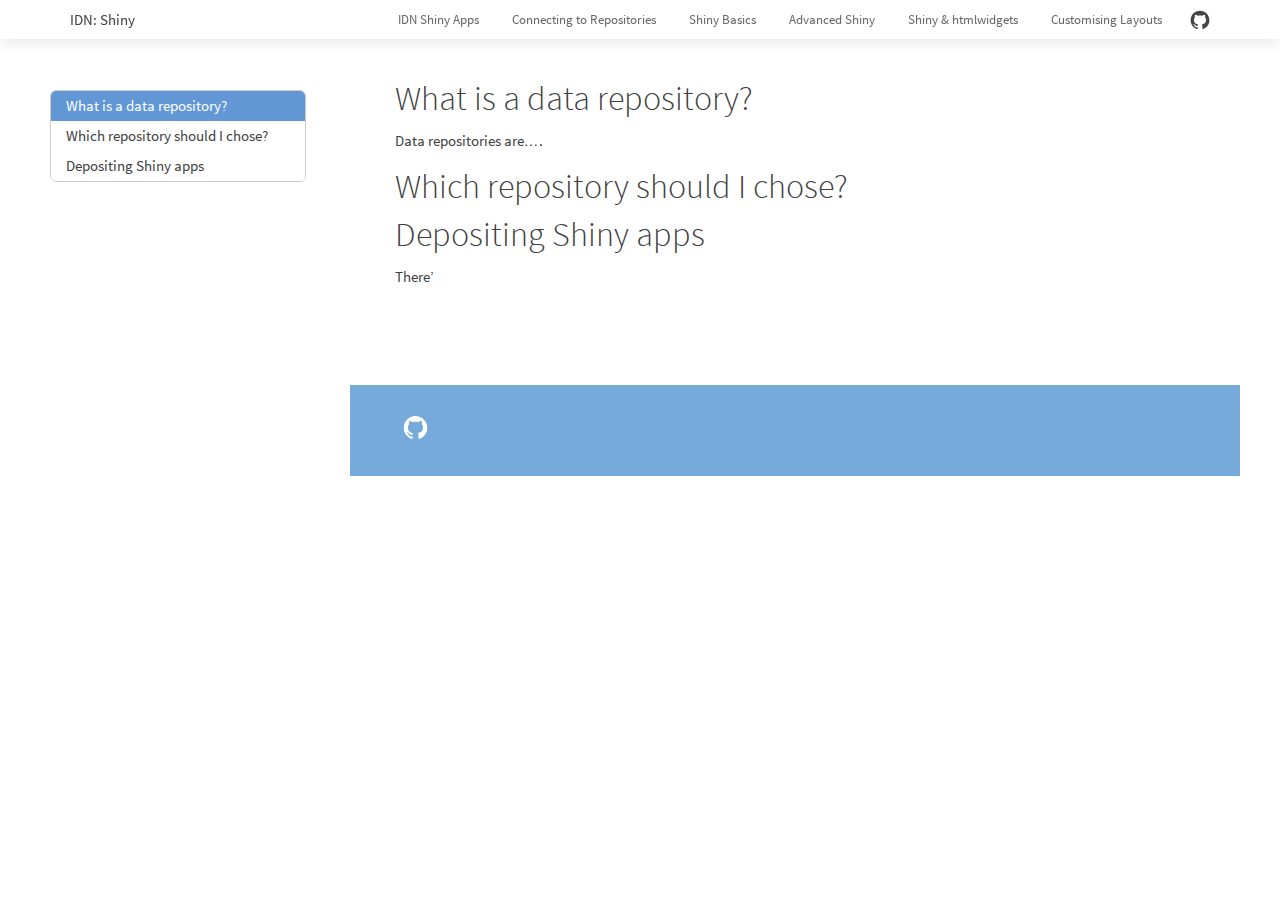
<file: connected-to-repositories.html>
<!DOCTYPE html>

<html xmlns="http://www.w3.org/1999/xhtml">

<head>

<meta charset="utf-8" />
<meta http-equiv="Content-Type" content="text/html; charset=utf-8" />
<meta name="generator" content="pandoc" />




<title>Connecting to Repositories</title>

<script src="site_libs/jquery-1.11.3/jquery.min.js"></script>
<meta name="viewport" content="width=device-width, initial-scale=1" />
<link href="site_libs/bootstrap-3.3.5/css/cosmo.min.css" rel="stylesheet" />
<script src="site_libs/bootstrap-3.3.5/js/bootstrap.min.js"></script>
<script src="site_libs/bootstrap-3.3.5/shim/html5shiv.min.js"></script>
<script src="site_libs/bootstrap-3.3.5/shim/respond.min.js"></script>
<script src="site_libs/jqueryui-1.11.4/jquery-ui.min.js"></script>
<link href="site_libs/tocify-1.9.1/jquery.tocify.css" rel="stylesheet" />
<script src="site_libs/tocify-1.9.1/jquery.tocify.js"></script>
<script src="site_libs/navigation-1.1/tabsets.js"></script>
<link href="site_libs/highlightjs-1.1/textmate.css" rel="stylesheet" />
<script src="site_libs/highlightjs-1.1/highlight.js"></script>

<meta name="description" content="Turn your analyses into high quality documents, reports, presentations and dashboards with R Markdown. Use a productive notebook interface to weave together narrative text and code to produce elegantly formatted output. Use multiple languages including R, Python, and SQL. R Markdown supports a reproducible workflow for dozens of static and dynamic output formats including HTML, PDF, MS Word, Beamer, HTML5 slides, Tufte-style handouts, books, dashboards, shiny applications, scientific articles, websites, and more." />

<link rel="icon" type="image/png" href="images/favicon.png" />

<script type="text/javascript" src="js/rmarkdown.js"></script>

<script>
  (function(i,s,o,g,r,a,m){i['GoogleAnalyticsObject']=r;i[r]=i[r]||function(){
  (i[r].q=i[r].q||[]).push(arguments)},i[r].l=1*new Date();a=s.createElement(o),
  m=s.getElementsByTagName(o)[0];a.async=1;a.src=g;m.parentNode.insertBefore(a,m)
  })(window,document,'script','https://www.google-analytics.com/analytics.js','ga');

  ga('create', 'UA-20375833-14', 'auto');
  ga('send', 'pageview');
</script>

<style type="text/css">code{white-space: pre;}</style>
<style type="text/css">
  pre:not([class]) {
    background-color: white;
  }
</style>
<script type="text/javascript">
if (window.hljs && document.readyState && document.readyState === "complete") {
   window.setTimeout(function() {
      hljs.initHighlighting();
   }, 0);
}
</script>



<style type="text/css">
h1 {
  font-size: 34px;
}
h1.title {
  font-size: 38px;
}
h2 {
  font-size: 30px;
}
h3 {
  font-size: 24px;
}
h4 {
  font-size: 18px;
}
h5 {
  font-size: 16px;
}
h6 {
  font-size: 12px;
}
.table th:not([align]) {
  text-align: left;
}
</style>

<link rel="stylesheet" href="css/rmarkdown.css" type="text/css" />

</head>

<body>

<style type = "text/css">
.main-container {
  max-width: 940px;
  margin-left: auto;
  margin-right: auto;
}
code {
  color: inherit;
  background-color: rgba(0, 0, 0, 0.04);
}
img {
  max-width:100%;
  height: auto;
}
.tabbed-pane {
  padding-top: 12px;
}
button.code-folding-btn:focus {
  outline: none;
}
</style>



<div class="container-fluid main-container">

<!-- tabsets -->
<script>
$(document).ready(function () {
  window.buildTabsets("TOC");
});
</script>

<!-- code folding -->




<script>
$(document).ready(function ()  {

    // move toc-ignore selectors from section div to header
    $('div.section.toc-ignore')
        .removeClass('toc-ignore')
        .children('h1,h2,h3,h4,h5').addClass('toc-ignore');

    // establish options
    var options = {
      selectors: "h1,h2,h3",
      theme: "bootstrap3",
      context: '.toc-content',
      hashGenerator: function (text) {
        return text.replace(/[.\\/?&!#<>]/g, '').replace(/\s/g, '_').toLowerCase();
      },
      ignoreSelector: ".toc-ignore",
      scrollTo: 0
    };
    options.showAndHide = false;
    options.smoothScroll = true;

    // tocify
    var toc = $("#TOC").tocify(options).data("toc-tocify");
});
</script>

<style type="text/css">

#TOC {
  margin: 25px 0px 20px 0px;
}
@media (max-width: 768px) {
#TOC {
  position: relative;
  width: 100%;
}
}


.toc-content {
  padding-left: 30px;
  padding-right: 40px;
}

div.main-container {
  max-width: 1200px;
}

div.tocify {
  width: 20%;
  max-width: 260px;
  max-height: 85%;
}

@media (min-width: 768px) and (max-width: 991px) {
  div.tocify {
    width: 25%;
  }
}

@media (max-width: 767px) {
  div.tocify {
    width: 100%;
    max-width: none;
  }
}

.tocify ul, .tocify li {
  line-height: 20px;
}

.tocify-subheader .tocify-item {
  font-size: 0.90em;
  padding-left: 25px;
  text-indent: 0;
}

.tocify .list-group-item {
  border-radius: 0px;
}

.tocify-subheader {
  display: inline;
}
.tocify-subheader .tocify-item {
  font-size: 0.95em;
}

</style>

<!-- setup 3col/9col grid for toc_float and main content  -->
<div class="row-fluid">
<div class="col-xs-12 col-sm-4 col-md-3">
<div id="TOC" class="tocify">
</div>
</div>

<div class="toc-content col-xs-12 col-sm-8 col-md-9">




<div id="rStudioHeader" class="alwaysShrunk">
  <div class="innards bandContent">
    <div>
      IDN: Shiny
    </div>

    <div id="menu">
      <div id="menuToggler"></div>
      <div id="menuItems">
        <a class="menuItem" href="idn-shiny-apps.html">IDN Shiny Apps</a>
        <a class="menuItem" href="idn-shiny-apps.html">Connecting to Repositories</a>
        <a class="menuItem" href="why-interactivity.html">Shiny Basics</a>
        <a class="menuItem" href="charts.html">Advanced Shiny</a>
        <a class="menuItem" href="networks.html">Shiny & htmlwidgets</a>
        <a class="menuItem" href="geoviz_maps.html">Customising Layouts</a>
        <a class="menuItem gitHub" href="https://github.com/fixmeyesplease"></a>
        <a class="menuItem gitHubText" href="https://github.com/fixmeyesplease">Source on GitHub</a>
      </div>
    </div>
  </div>
</div>

<style type="text/css">
#TOC {
  margin-left: 35px;
  margin-top: 90px;
}
</style>

<script type="text/javascript">
$(".main-container").removeClass("main-container").removeClass("container-fluid").addClass("footerPushDown");
</script>


<div id="pageContent" class="standardPadding">
  <div class="articleBandContent">

<style type="text/css">
.title {
  display: none;
}
#disqus_thread {
  display: none;
}
</style>

<div class="fluid-row" id="header">



<h1 class="title toc-ignore">Connecting to Repositories</h1>

</div>


<div id="what-is-a-data-repository" class="section level1">
<h1>What is a data repository?</h1>
<p>Data repositories are….</p>
</div>
<div id="which-repository-should-i-chose" class="section level1">
<h1>Which repository should I chose?</h1>
</div>
<div id="depositing-shiny-apps" class="section level1">
<h1>Depositing Shiny apps</h1>
<p>There’</p>
</div>

  </div> <!-- articleBandContent -->
</div> <!-- pageContent -->

<div id="rStudioFooter" class="band full">
<div class="bandContent">
  <!--<div id="copyright">© Copyright 2016 RStudio Inc.</div>-->
  <div id="logos">
    <!--<a href="https://twitter.com/rstudio" class="footerLogo twitter"></a>--!>
    <a href="https://github.com/rstudio" class="footerLogo gitHub"></a>
    <!--<a href="https://www.linkedin.com/company/rstudio-inc" class="footerLogo linkedIn"></a>
    <a href="https://www.facebook.com/pages/RStudio-Inc/267733656584415" Class="footerLogo facebook"></a>-->
  </div>
</div>
</div>

<!-- bizible -->
<script type="text/javascript" src="//cdn.bizible.com/scripts/bizible.js" async=""></script>


<!-- disqus - ->
 <div id="disqus_thread" class="standardPadding"></div>
    <script type="text/javascript">
      $(document).ready(function() {
        /* * * CONFIGURATION VARIABLES: EDIT BEFORE PASTING INTO YOUR WEBPAGE * * */
        var disqus_shortname = 'rmarkdown'; // required: replace example with your forum shortname

        /* * * DON'T EDIT BELOW THIS LINE * * */
        (function() {
            // create disqus script tag
            var dsq = document.createElement('script'); dsq.type = 'text/javascript'; dsq.async = true;
            dsq.src = '//' + disqus_shortname + '.disqus.com/embed.js';

            // determine container
            var container = document.getElementsByTagName('body')[0] || document.getElementsByTagName('head')[0];

            // append script tag enclosed by google indexing suppression comment
            container.appendChild(document.createComment('googleoff: all'));
            container.appendChild(dsq);
            container.appendChild(document.createComment('googleon: all'));
        })();
      });
    </script>
    <noscript>Please enable JavaScript to view the <a href="http://disqus.com/?ref_noscript">comments powered by Disqus.</a></noscript>
    <a href="http://disqus.com" class="dsq-brlink">comments powered by <span class="logo-disqus">Disqus</span></a>
-->


</div>
</div>

</div>

<script>

// add bootstrap table styles to pandoc tables
function bootstrapStylePandocTables() {
  $('tr.header').parent('thead').parent('table').addClass('table table-condensed');
}
$(document).ready(function () {
  bootstrapStylePandocTables();
});


</script>


</body>
</html>
</file>
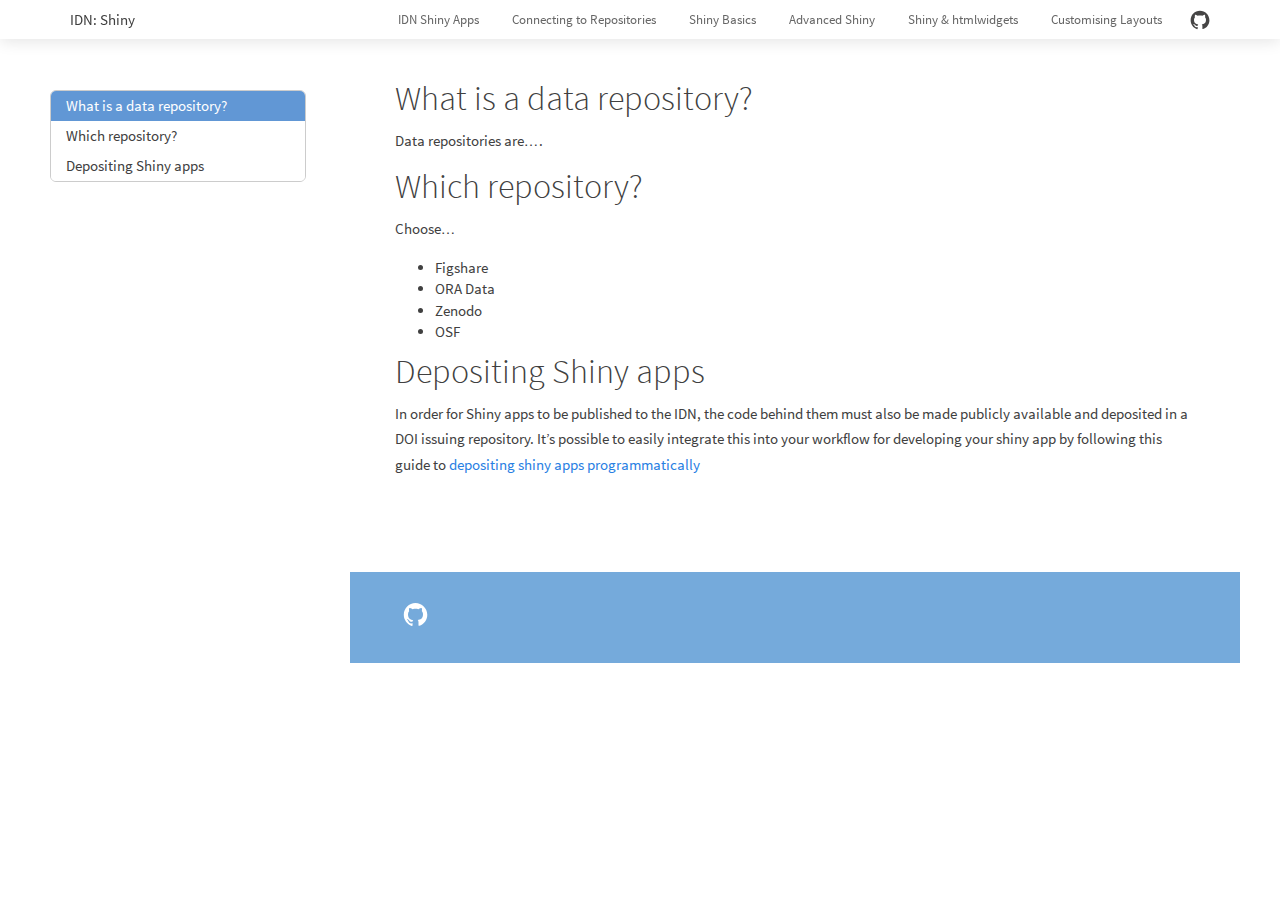
<file: connecting-to-repositories.html>
<!DOCTYPE html>

<html xmlns="http://www.w3.org/1999/xhtml">

<head>

<meta charset="utf-8" />
<meta http-equiv="Content-Type" content="text/html; charset=utf-8" />
<meta name="generator" content="pandoc" />




<title>Connecting to Repositories</title>

<script src="site_libs/jquery-1.11.3/jquery.min.js"></script>
<meta name="viewport" content="width=device-width, initial-scale=1" />
<link href="site_libs/bootstrap-3.3.5/css/cosmo.min.css" rel="stylesheet" />
<script src="site_libs/bootstrap-3.3.5/js/bootstrap.min.js"></script>
<script src="site_libs/bootstrap-3.3.5/shim/html5shiv.min.js"></script>
<script src="site_libs/bootstrap-3.3.5/shim/respond.min.js"></script>
<script src="site_libs/jqueryui-1.11.4/jquery-ui.min.js"></script>
<link href="site_libs/tocify-1.9.1/jquery.tocify.css" rel="stylesheet" />
<script src="site_libs/tocify-1.9.1/jquery.tocify.js"></script>
<script src="site_libs/navigation-1.1/tabsets.js"></script>
<link href="site_libs/highlightjs-1.1/textmate.css" rel="stylesheet" />
<script src="site_libs/highlightjs-1.1/highlight.js"></script>

<meta name="description" content="Turn your analyses into high quality documents, reports, presentations and dashboards with R Markdown. Use a productive notebook interface to weave together narrative text and code to produce elegantly formatted output. Use multiple languages including R, Python, and SQL. R Markdown supports a reproducible workflow for dozens of static and dynamic output formats including HTML, PDF, MS Word, Beamer, HTML5 slides, Tufte-style handouts, books, dashboards, shiny applications, scientific articles, websites, and more." />

<link rel="icon" type="image/png" href="images/favicon.png" />

<script type="text/javascript" src="js/rmarkdown.js"></script>

<script>
  (function(i,s,o,g,r,a,m){i['GoogleAnalyticsObject']=r;i[r]=i[r]||function(){
  (i[r].q=i[r].q||[]).push(arguments)},i[r].l=1*new Date();a=s.createElement(o),
  m=s.getElementsByTagName(o)[0];a.async=1;a.src=g;m.parentNode.insertBefore(a,m)
  })(window,document,'script','https://www.google-analytics.com/analytics.js','ga');

  ga('create', 'UA-20375833-14', 'auto');
  ga('send', 'pageview');
</script>

<style type="text/css">code{white-space: pre;}</style>
<style type="text/css">
  pre:not([class]) {
    background-color: white;
  }
</style>
<script type="text/javascript">
if (window.hljs && document.readyState && document.readyState === "complete") {
   window.setTimeout(function() {
      hljs.initHighlighting();
   }, 0);
}
</script>



<style type="text/css">
h1 {
  font-size: 34px;
}
h1.title {
  font-size: 38px;
}
h2 {
  font-size: 30px;
}
h3 {
  font-size: 24px;
}
h4 {
  font-size: 18px;
}
h5 {
  font-size: 16px;
}
h6 {
  font-size: 12px;
}
.table th:not([align]) {
  text-align: left;
}
</style>

<link rel="stylesheet" href="css/rmarkdown.css" type="text/css" />

</head>

<body>

<style type = "text/css">
.main-container {
  max-width: 940px;
  margin-left: auto;
  margin-right: auto;
}
code {
  color: inherit;
  background-color: rgba(0, 0, 0, 0.04);
}
img {
  max-width:100%;
  height: auto;
}
.tabbed-pane {
  padding-top: 12px;
}
button.code-folding-btn:focus {
  outline: none;
}
</style>



<div class="container-fluid main-container">

<!-- tabsets -->
<script>
$(document).ready(function () {
  window.buildTabsets("TOC");
});
</script>

<!-- code folding -->




<script>
$(document).ready(function ()  {

    // move toc-ignore selectors from section div to header
    $('div.section.toc-ignore')
        .removeClass('toc-ignore')
        .children('h1,h2,h3,h4,h5').addClass('toc-ignore');

    // establish options
    var options = {
      selectors: "h1,h2,h3",
      theme: "bootstrap3",
      context: '.toc-content',
      hashGenerator: function (text) {
        return text.replace(/[.\\/?&!#<>]/g, '').replace(/\s/g, '_').toLowerCase();
      },
      ignoreSelector: ".toc-ignore",
      scrollTo: 0
    };
    options.showAndHide = false;
    options.smoothScroll = true;

    // tocify
    var toc = $("#TOC").tocify(options).data("toc-tocify");
});
</script>

<style type="text/css">

#TOC {
  margin: 25px 0px 20px 0px;
}
@media (max-width: 768px) {
#TOC {
  position: relative;
  width: 100%;
}
}


.toc-content {
  padding-left: 30px;
  padding-right: 40px;
}

div.main-container {
  max-width: 1200px;
}

div.tocify {
  width: 20%;
  max-width: 260px;
  max-height: 85%;
}

@media (min-width: 768px) and (max-width: 991px) {
  div.tocify {
    width: 25%;
  }
}

@media (max-width: 767px) {
  div.tocify {
    width: 100%;
    max-width: none;
  }
}

.tocify ul, .tocify li {
  line-height: 20px;
}

.tocify-subheader .tocify-item {
  font-size: 0.90em;
  padding-left: 25px;
  text-indent: 0;
}

.tocify .list-group-item {
  border-radius: 0px;
}

.tocify-subheader {
  display: inline;
}
.tocify-subheader .tocify-item {
  font-size: 0.95em;
}

</style>

<!-- setup 3col/9col grid for toc_float and main content  -->
<div class="row-fluid">
<div class="col-xs-12 col-sm-4 col-md-3">
<div id="TOC" class="tocify">
</div>
</div>

<div class="toc-content col-xs-12 col-sm-8 col-md-9">




<div id="rStudioHeader" class="alwaysShrunk">
  <div class="innards bandContent">
    <div>
      IDN: Shiny
    </div>

    <div id="menu">
      <div id="menuToggler"></div>
      <div id="menuItems">
        <a class="menuItem" href="idn-shiny-apps.html">IDN Shiny Apps</a>
        <a class="menuItem" href="connecting-to-repositories.html">Connecting to Repositories</a>
        <a class="menuItem" href="why-interactivity.html">Shiny Basics</a>
        <a class="menuItem" href="charts.html">Advanced Shiny</a>
        <a class="menuItem" href="networks.html">Shiny & htmlwidgets</a>
        <a class="menuItem" href="geoviz_maps.html">Customising Layouts</a>
        <a class="menuItem gitHub" href="https://github.com/fixmeyesplease"></a>
        <a class="menuItem gitHubText" href="https://github.com/fixmeyesplease">Source on GitHub</a>
      </div>
    </div>
  </div>
</div>

<style type="text/css">
#TOC {
  margin-left: 35px;
  margin-top: 90px;
}
</style>

<script type="text/javascript">
$(".main-container").removeClass("main-container").removeClass("container-fluid").addClass("footerPushDown");
</script>


<div id="pageContent" class="standardPadding">
  <div class="articleBandContent">

<style type="text/css">
.title {
  display: none;
}
#disqus_thread {
  display: none;
}
</style>

<div class="fluid-row" id="header">



<h1 class="title toc-ignore">Connecting to Repositories</h1>

</div>


<div id="what-is-a-data-repository" class="section level1">
<h1>What is a data repository?</h1>
<p>Data repositories are….</p>
</div>
<div id="which-repository" class="section level1">
<h1>Which repository?</h1>
<p>Choose…</p>
<ul>
<li>Figshare</li>
<li>ORA Data</li>
<li>Zenodo</li>
<li>OSF</li>
</ul>
</div>
<div id="depositing-shiny-apps" class="section level1">
<h1>Depositing Shiny apps</h1>
<p>In order for Shiny apps to be published to the IDN, the code behind them must also be made publicly available and deposited in a DOI issuing repository. It’s possible to easily integrate this into your workflow for developing your shiny app by following this guide to <a href="deposit-shiny-app.html">depositing shiny apps programmatically</a></p>
</div>

  </div> <!-- articleBandContent -->
</div> <!-- pageContent -->

<div id="rStudioFooter" class="band full">
<div class="bandContent">
  <!--<div id="copyright">© Copyright 2016 RStudio Inc.</div>-->
  <div id="logos">
    <!--<a href="https://twitter.com/rstudio" class="footerLogo twitter"></a>--!>
    <a href="https://github.com/rstudio" class="footerLogo gitHub"></a>
    <!--<a href="https://www.linkedin.com/company/rstudio-inc" class="footerLogo linkedIn"></a>
    <a href="https://www.facebook.com/pages/RStudio-Inc/267733656584415" Class="footerLogo facebook"></a>-->
  </div>
</div>
</div>

<!-- bizible -->
<script type="text/javascript" src="//cdn.bizible.com/scripts/bizible.js" async=""></script>


<!-- disqus - ->
 <div id="disqus_thread" class="standardPadding"></div>
    <script type="text/javascript">
      $(document).ready(function() {
        /* * * CONFIGURATION VARIABLES: EDIT BEFORE PASTING INTO YOUR WEBPAGE * * */
        var disqus_shortname = 'rmarkdown'; // required: replace example with your forum shortname

        /* * * DON'T EDIT BELOW THIS LINE * * */
        (function() {
            // create disqus script tag
            var dsq = document.createElement('script'); dsq.type = 'text/javascript'; dsq.async = true;
            dsq.src = '//' + disqus_shortname + '.disqus.com/embed.js';

            // determine container
            var container = document.getElementsByTagName('body')[0] || document.getElementsByTagName('head')[0];

            // append script tag enclosed by google indexing suppression comment
            container.appendChild(document.createComment('googleoff: all'));
            container.appendChild(dsq);
            container.appendChild(document.createComment('googleon: all'));
        })();
      });
    </script>
    <noscript>Please enable JavaScript to view the <a href="http://disqus.com/?ref_noscript">comments powered by Disqus.</a></noscript>
    <a href="http://disqus.com" class="dsq-brlink">comments powered by <span class="logo-disqus">Disqus</span></a>
-->


</div>
</div>

</div>

<script>

// add bootstrap table styles to pandoc tables
function bootstrapStylePandocTables() {
  $('tr.header').parent('thead').parent('table').addClass('table table-condensed');
}
$(document).ready(function () {
  bootstrapStylePandocTables();
});


</script>


</body>
</html>
</file>
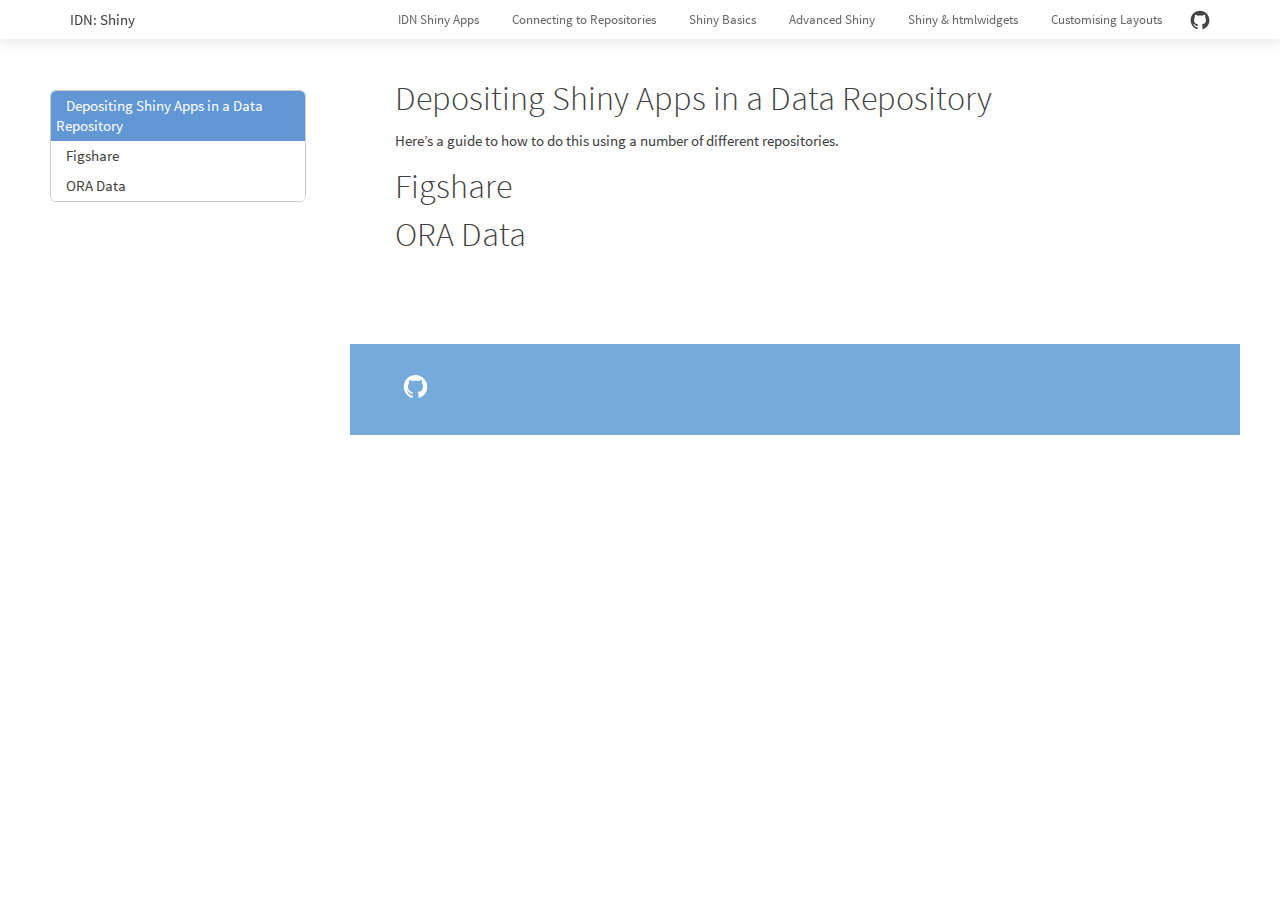
<file: deposit-shiny-app.html>
<!DOCTYPE html>

<html xmlns="http://www.w3.org/1999/xhtml">

<head>

<meta charset="utf-8" />
<meta http-equiv="Content-Type" content="text/html; charset=utf-8" />
<meta name="generator" content="pandoc" />




<title>Depositing Shiny Apps in a Data Repository</title>

<script src="site_libs/jquery-1.11.3/jquery.min.js"></script>
<meta name="viewport" content="width=device-width, initial-scale=1" />
<link href="site_libs/bootstrap-3.3.5/css/cosmo.min.css" rel="stylesheet" />
<script src="site_libs/bootstrap-3.3.5/js/bootstrap.min.js"></script>
<script src="site_libs/bootstrap-3.3.5/shim/html5shiv.min.js"></script>
<script src="site_libs/bootstrap-3.3.5/shim/respond.min.js"></script>
<script src="site_libs/jqueryui-1.11.4/jquery-ui.min.js"></script>
<link href="site_libs/tocify-1.9.1/jquery.tocify.css" rel="stylesheet" />
<script src="site_libs/tocify-1.9.1/jquery.tocify.js"></script>
<script src="site_libs/navigation-1.1/tabsets.js"></script>
<link href="site_libs/highlightjs-1.1/textmate.css" rel="stylesheet" />
<script src="site_libs/highlightjs-1.1/highlight.js"></script>

<meta name="description" content="Turn your analyses into high quality documents, reports, presentations and dashboards with R Markdown. Use a productive notebook interface to weave together narrative text and code to produce elegantly formatted output. Use multiple languages including R, Python, and SQL. R Markdown supports a reproducible workflow for dozens of static and dynamic output formats including HTML, PDF, MS Word, Beamer, HTML5 slides, Tufte-style handouts, books, dashboards, shiny applications, scientific articles, websites, and more." />

<link rel="icon" type="image/png" href="images/favicon.png" />

<script type="text/javascript" src="js/rmarkdown.js"></script>

<script>
  (function(i,s,o,g,r,a,m){i['GoogleAnalyticsObject']=r;i[r]=i[r]||function(){
  (i[r].q=i[r].q||[]).push(arguments)},i[r].l=1*new Date();a=s.createElement(o),
  m=s.getElementsByTagName(o)[0];a.async=1;a.src=g;m.parentNode.insertBefore(a,m)
  })(window,document,'script','https://www.google-analytics.com/analytics.js','ga');

  ga('create', 'UA-20375833-14', 'auto');
  ga('send', 'pageview');
</script>

<style type="text/css">code{white-space: pre;}</style>
<style type="text/css">
  pre:not([class]) {
    background-color: white;
  }
</style>
<script type="text/javascript">
if (window.hljs && document.readyState && document.readyState === "complete") {
   window.setTimeout(function() {
      hljs.initHighlighting();
   }, 0);
}
</script>



<style type="text/css">
h1 {
  font-size: 34px;
}
h1.title {
  font-size: 38px;
}
h2 {
  font-size: 30px;
}
h3 {
  font-size: 24px;
}
h4 {
  font-size: 18px;
}
h5 {
  font-size: 16px;
}
h6 {
  font-size: 12px;
}
.table th:not([align]) {
  text-align: left;
}
</style>

<link rel="stylesheet" href="css/rmarkdown.css" type="text/css" />

</head>

<body>

<style type = "text/css">
.main-container {
  max-width: 940px;
  margin-left: auto;
  margin-right: auto;
}
code {
  color: inherit;
  background-color: rgba(0, 0, 0, 0.04);
}
img {
  max-width:100%;
  height: auto;
}
.tabbed-pane {
  padding-top: 12px;
}
button.code-folding-btn:focus {
  outline: none;
}
</style>



<div class="container-fluid main-container">

<!-- tabsets -->
<script>
$(document).ready(function () {
  window.buildTabsets("TOC");
});
</script>

<!-- code folding -->




<script>
$(document).ready(function ()  {

    // move toc-ignore selectors from section div to header
    $('div.section.toc-ignore')
        .removeClass('toc-ignore')
        .children('h1,h2,h3,h4,h5').addClass('toc-ignore');

    // establish options
    var options = {
      selectors: "h1,h2,h3",
      theme: "bootstrap3",
      context: '.toc-content',
      hashGenerator: function (text) {
        return text.replace(/[.\\/?&!#<>]/g, '').replace(/\s/g, '_').toLowerCase();
      },
      ignoreSelector: ".toc-ignore",
      scrollTo: 0
    };
    options.showAndHide = false;
    options.smoothScroll = true;

    // tocify
    var toc = $("#TOC").tocify(options).data("toc-tocify");
});
</script>

<style type="text/css">

#TOC {
  margin: 25px 0px 20px 0px;
}
@media (max-width: 768px) {
#TOC {
  position: relative;
  width: 100%;
}
}


.toc-content {
  padding-left: 30px;
  padding-right: 40px;
}

div.main-container {
  max-width: 1200px;
}

div.tocify {
  width: 20%;
  max-width: 260px;
  max-height: 85%;
}

@media (min-width: 768px) and (max-width: 991px) {
  div.tocify {
    width: 25%;
  }
}

@media (max-width: 767px) {
  div.tocify {
    width: 100%;
    max-width: none;
  }
}

.tocify ul, .tocify li {
  line-height: 20px;
}

.tocify-subheader .tocify-item {
  font-size: 0.90em;
  padding-left: 25px;
  text-indent: 0;
}

.tocify .list-group-item {
  border-radius: 0px;
}

.tocify-subheader {
  display: inline;
}
.tocify-subheader .tocify-item {
  font-size: 0.95em;
}

</style>

<!-- setup 3col/9col grid for toc_float and main content  -->
<div class="row-fluid">
<div class="col-xs-12 col-sm-4 col-md-3">
<div id="TOC" class="tocify">
</div>
</div>

<div class="toc-content col-xs-12 col-sm-8 col-md-9">




<div id="rStudioHeader" class="alwaysShrunk">
  <div class="innards bandContent">
    <div>
      IDN: Shiny
    </div>

    <div id="menu">
      <div id="menuToggler"></div>
      <div id="menuItems">
        <a class="menuItem" href="idn-shiny-apps.html">IDN Shiny Apps</a>
        <a class="menuItem" href="connecting-to-repositories.html">Connecting to Repositories</a>
        <a class="menuItem" href="why-interactivity.html">Shiny Basics</a>
        <a class="menuItem" href="charts.html">Advanced Shiny</a>
        <a class="menuItem" href="networks.html">Shiny & htmlwidgets</a>
        <a class="menuItem" href="geoviz_maps.html">Customising Layouts</a>
        <a class="menuItem gitHub" href="https://github.com/fixmeyesplease"></a>
        <a class="menuItem gitHubText" href="https://github.com/fixmeyesplease">Source on GitHub</a>
      </div>
    </div>
  </div>
</div>

<style type="text/css">
#TOC {
  margin-left: 35px;
  margin-top: 90px;
}
</style>

<script type="text/javascript">
$(".main-container").removeClass("main-container").removeClass("container-fluid").addClass("footerPushDown");
</script>


<div id="pageContent" class="standardPadding">
  <div class="articleBandContent">

<style type="text/css">
.title {
  display: none;
}
#disqus_thread {
  display: none;
}
</style>

<div class="fluid-row" id="header">



<h1 class="title toc-ignore">Depositing Shiny Apps in a Data Repository</h1>

</div>


<div id="depositing-shiny-apps-in-a-data-repository" class="section level1">
<h1>Depositing Shiny Apps in a Data Repository</h1>
<p>Here’s a guide to how to do this using a number of different repositories.</p>
</div>
<div id="figshare" class="section level1">
<h1>Figshare</h1>
</div>
<div id="ora-data" class="section level1">
<h1>ORA Data</h1>
</div>

  </div> <!-- articleBandContent -->
</div> <!-- pageContent -->

<div id="rStudioFooter" class="band full">
<div class="bandContent">
  <!--<div id="copyright">© Copyright 2016 RStudio Inc.</div>-->
  <div id="logos">
    <!--<a href="https://twitter.com/rstudio" class="footerLogo twitter"></a>--!>
    <a href="https://github.com/rstudio" class="footerLogo gitHub"></a>
    <!--<a href="https://www.linkedin.com/company/rstudio-inc" class="footerLogo linkedIn"></a>
    <a href="https://www.facebook.com/pages/RStudio-Inc/267733656584415" Class="footerLogo facebook"></a>-->
  </div>
</div>
</div>

<!-- bizible -->
<script type="text/javascript" src="//cdn.bizible.com/scripts/bizible.js" async=""></script>


<!-- disqus - ->
 <div id="disqus_thread" class="standardPadding"></div>
    <script type="text/javascript">
      $(document).ready(function() {
        /* * * CONFIGURATION VARIABLES: EDIT BEFORE PASTING INTO YOUR WEBPAGE * * */
        var disqus_shortname = 'rmarkdown'; // required: replace example with your forum shortname

        /* * * DON'T EDIT BELOW THIS LINE * * */
        (function() {
            // create disqus script tag
            var dsq = document.createElement('script'); dsq.type = 'text/javascript'; dsq.async = true;
            dsq.src = '//' + disqus_shortname + '.disqus.com/embed.js';

            // determine container
            var container = document.getElementsByTagName('body')[0] || document.getElementsByTagName('head')[0];

            // append script tag enclosed by google indexing suppression comment
            container.appendChild(document.createComment('googleoff: all'));
            container.appendChild(dsq);
            container.appendChild(document.createComment('googleon: all'));
        })();
      });
    </script>
    <noscript>Please enable JavaScript to view the <a href="http://disqus.com/?ref_noscript">comments powered by Disqus.</a></noscript>
    <a href="http://disqus.com" class="dsq-brlink">comments powered by <span class="logo-disqus">Disqus</span></a>
-->


</div>
</div>

</div>

<script>

// add bootstrap table styles to pandoc tables
function bootstrapStylePandocTables() {
  $('tr.header').parent('thead').parent('table').addClass('table table-condensed');
}
$(document).ready(function () {
  bootstrapStylePandocTables();
});


</script>


</body>
</html>
</file>
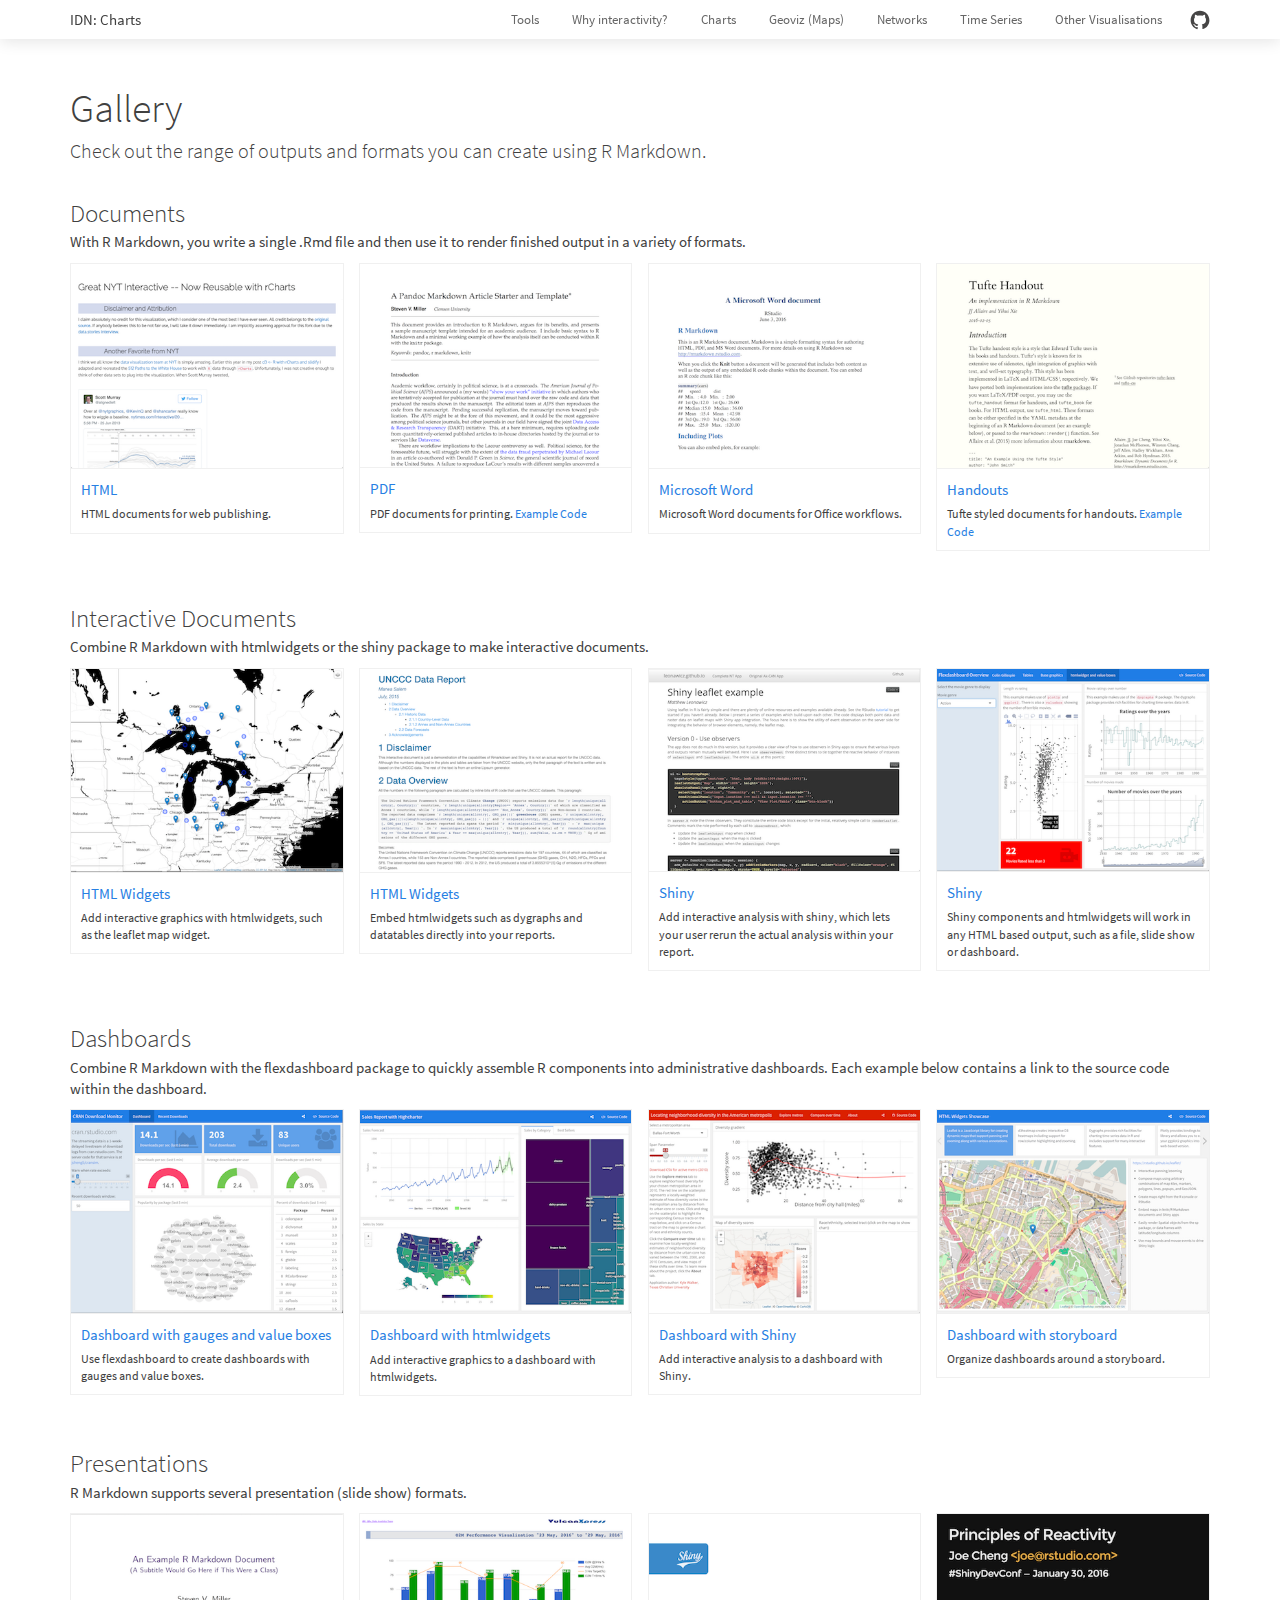
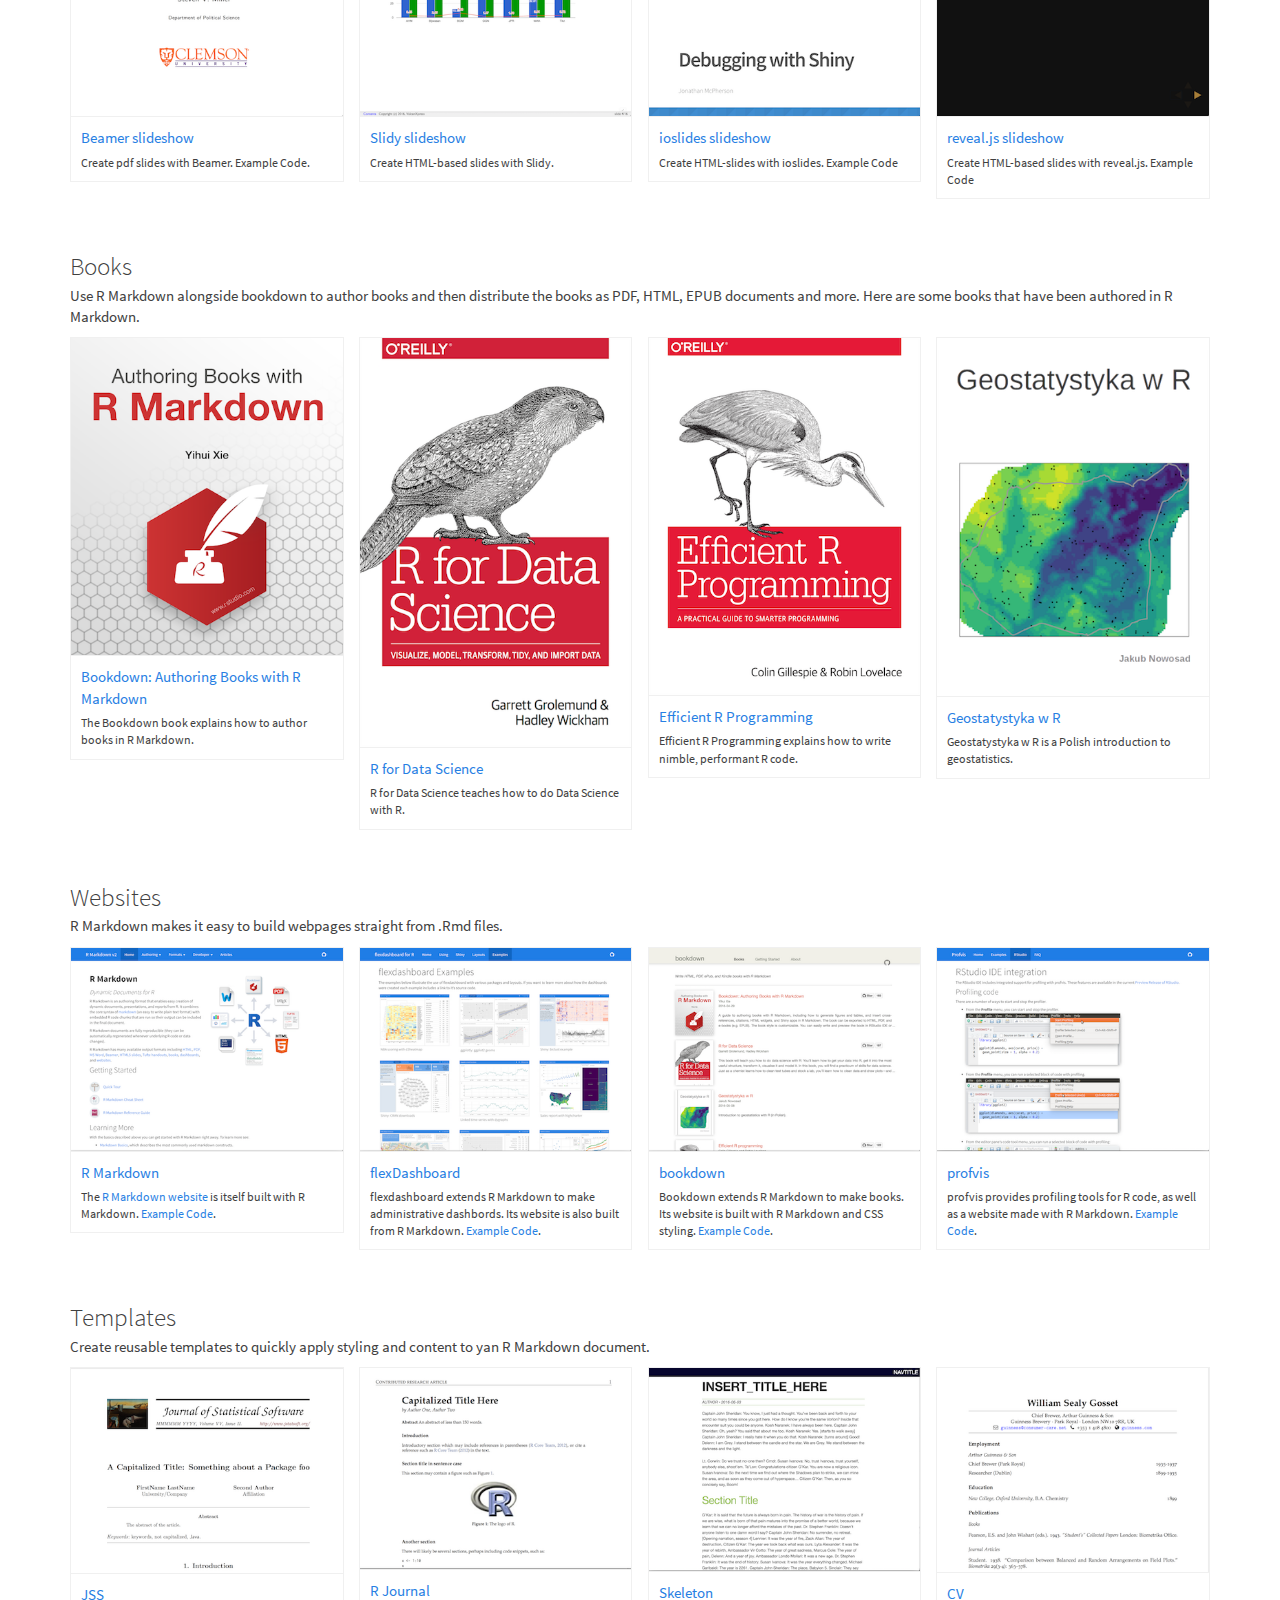
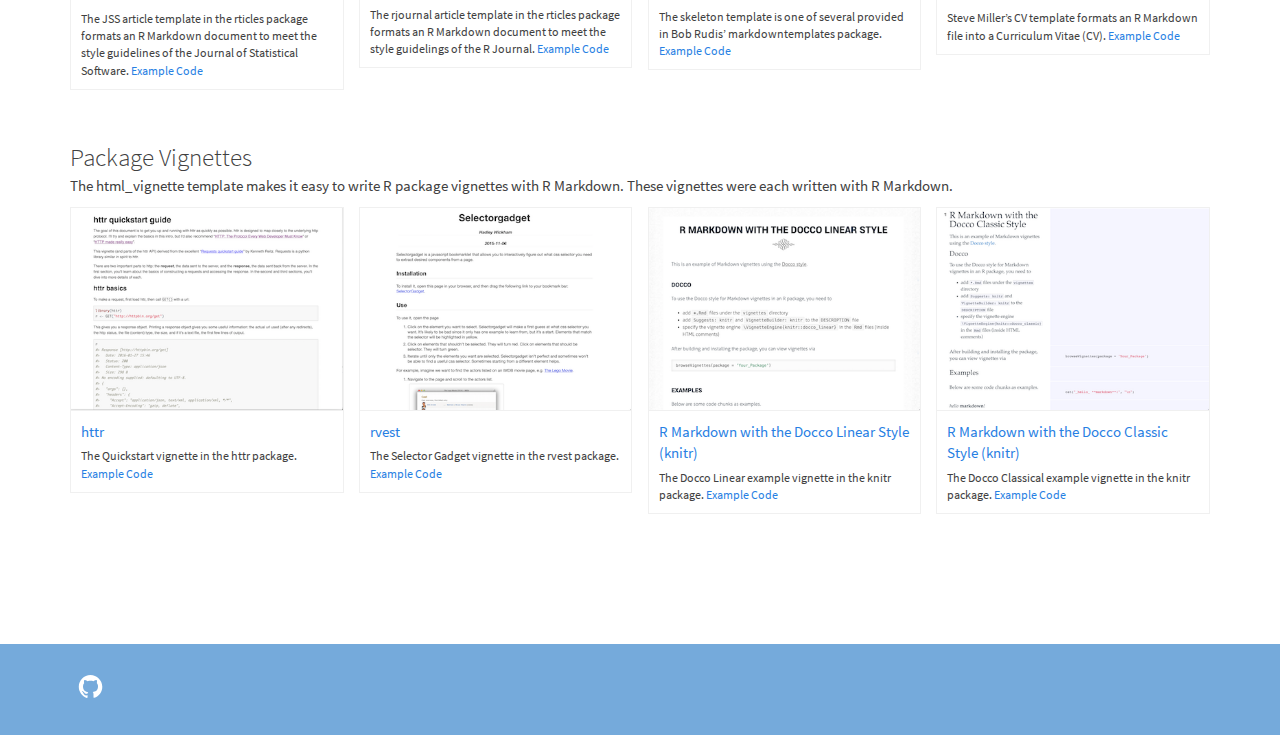
<file: gallery.html>
<!DOCTYPE html>

<html xmlns="http://www.w3.org/1999/xhtml">

<head>

<meta charset="utf-8" />
<meta http-equiv="Content-Type" content="text/html; charset=utf-8" />
<meta name="generator" content="pandoc" />




<title>Gallery</title>

<script src="site_libs/jquery-1.11.3/jquery.min.js"></script>
<meta name="viewport" content="width=device-width, initial-scale=1" />
<link href="site_libs/bootstrap-3.3.5/css/cosmo.min.css" rel="stylesheet" />
<script src="site_libs/bootstrap-3.3.5/js/bootstrap.min.js"></script>
<script src="site_libs/bootstrap-3.3.5/shim/html5shiv.min.js"></script>
<script src="site_libs/bootstrap-3.3.5/shim/respond.min.js"></script>
<script src="site_libs/navigation-1.1/tabsets.js"></script>
<link href="site_libs/highlightjs-1.1/textmate.css" rel="stylesheet" />
<script src="site_libs/highlightjs-1.1/highlight.js"></script>

<meta name="description" content="Turn your analyses into high quality documents, reports, presentations and dashboards with R Markdown. Use a productive notebook interface to weave together narrative text and code to produce elegantly formatted output. Use multiple languages including R, Python, and SQL. R Markdown supports a reproducible workflow for dozens of static and dynamic output formats including HTML, PDF, MS Word, Beamer, HTML5 slides, Tufte-style handouts, books, dashboards, shiny applications, scientific articles, websites, and more." />

<link rel="icon" type="image/png" href="images/favicon.png" />

<script type="text/javascript" src="js/rmarkdown.js"></script>

<script>
  (function(i,s,o,g,r,a,m){i['GoogleAnalyticsObject']=r;i[r]=i[r]||function(){
  (i[r].q=i[r].q||[]).push(arguments)},i[r].l=1*new Date();a=s.createElement(o),
  m=s.getElementsByTagName(o)[0];a.async=1;a.src=g;m.parentNode.insertBefore(a,m)
  })(window,document,'script','https://www.google-analytics.com/analytics.js','ga');

  ga('create', 'UA-20375833-14', 'auto');
  ga('send', 'pageview');
</script>

<style type="text/css">code{white-space: pre;}</style>
<style type="text/css">
  pre:not([class]) {
    background-color: white;
  }
</style>
<script type="text/javascript">
if (window.hljs && document.readyState && document.readyState === "complete") {
   window.setTimeout(function() {
      hljs.initHighlighting();
   }, 0);
}
</script>



<style type="text/css">
h1 {
  font-size: 34px;
}
h1.title {
  font-size: 38px;
}
h2 {
  font-size: 30px;
}
h3 {
  font-size: 24px;
}
h4 {
  font-size: 18px;
}
h5 {
  font-size: 16px;
}
h6 {
  font-size: 12px;
}
.table th:not([align]) {
  text-align: left;
}
</style>

<link rel="stylesheet" href="css/rmarkdown.css" type="text/css" />

</head>

<body>

<style type = "text/css">
.main-container {
  max-width: 940px;
  margin-left: auto;
  margin-right: auto;
}
code {
  color: inherit;
  background-color: rgba(0, 0, 0, 0.04);
}
img {
  max-width:100%;
  height: auto;
}
.tabbed-pane {
  padding-top: 12px;
}
button.code-folding-btn:focus {
  outline: none;
}
</style>



<div class="container-fluid main-container">

<!-- tabsets -->
<script>
$(document).ready(function () {
  window.buildTabsets("TOC");
});
</script>

<!-- code folding -->






<div id="rStudioHeader" class="alwaysShrunk">
  <div class="innards bandContent">
    <div>
      IDN: Charts
    </div>

    <div id="menu">
      <div id="menuToggler"></div>
      <div id="menuItems">
        <a class="menuItem" href="tools.html">Tools</a>
        <a class="menuItem" href="why-interactivity.html">Why interactivity?</a>
        <a class="menuItem" href="charts.html">Charts</a>
        <a class="menuItem" href="geoviz_maps.html">Geoviz (Maps)</a>
        <a class="menuItem" href="networks.html">Networks</a>
        <a class="menuItem" href="timeseries.html">Time Series</a>
        <a class="menuItem" href="other.html">Other Visualisations</a>
        <a class="menuItem gitHub" href="https://github.com/fixmeyesplease"></a>
        <a class="menuItem gitHubText" href="https://github.com/fixmeyesplease">Source on GitHub</a>
      </div>
    </div>
  </div>
</div>

<style type="text/css">
#TOC {
  margin-left: 35px;
  margin-top: 90px;
}
</style>

<script type="text/javascript">
$(".main-container").removeClass("main-container").removeClass("container-fluid").addClass("footerPushDown");
</script>


<div id="pageContent" class="standardPadding">
  <div class="articleBandContent">

<style type="text/css">
.title {
  display: none;
}
#disqus_thread {
  display: none;
}
</style>

<div class="fluid-row" id="header">



<h1 class="title toc-ignore">Gallery</h1>

</div>




<div class="band full">
  <div class="bandContent pageTitle">Gallery</div>
  <div class="bandContent pageIntro">Check out the range of outputs and formats you can create using R Markdown.</div>
  <div class="bandContent gallerySection">
    <div class="gallerySectionTitle">Documents</div>
    <div class="galleryIntro">With R Markdown, you write a single .Rmd file and then use it to render finished output in a variety of formats.</div>
    <div class="galleryItems">
      <div class="galleryItem">
        <a href="http://timelyportfolio.github.io/rCharts_nyt_home_price/"><img class="galleryItemImage" src="galleryImages/html.png"/></a>
        <a href="http://timelyportfolio.github.io/rCharts_nyt_home_price/" class="galleryItemLabel">HTML</a>
        <div class="galleryItemDescription">HTML documents for web publishing.</div>
      </div>
      <div class="galleryItem">
        <a href="https://github.com/svmiller/svm-r-markdown-templates/blob/master/svm-rmarkdown-article-example.pdf"><img class="galleryItemImage" src="galleryImages/pdf.png"/></a>
        <a href="https://github.com/svmiller/svm-r-markdown-templates/blob/master/svm-rmarkdown-article-example.pdf" class="galleryItemLabel">PDF</a>
        <div class="galleryItemDescription">PDF documents for printing. <a href="https://raw.githubusercontent.com/svmiller/svm-r-markdown-templates/master/svm-rmarkdown-article-example.Rmd">Example Code</a></div>
      </div>
      <div class="galleryItem">
        <img class="galleryItemImage" src="galleryImages/word.png"/>
        <a class="galleryItemLabel">Microsoft Word</a>
        <div class="galleryItemDescription">Microsoft Word documents for Office workflows.</div>
      </div>
      <div class="galleryItem">
        <a href="https://rstudio.github.io/tufte/"><img class="galleryItemImage" src="galleryImages/tufte.png"/></a>
        <a href="https://rstudio.github.io/tufte/" class="galleryItemLabel">Handouts</a>
        <div class="galleryItemDescription">Tufte styled documents for handouts. <a href="https://raw.githubusercontent.com/rstudio/tufte/master/inst/rmarkdown/templates/tufte_html/skeleton/skeleton.Rmd">Example Code</a></div>
      </div>
    </div>
  </div>

  <div class="bandContent gallerySection">
    <div class="gallerySectionTitle">Interactive Documents</div>
    <div class="galleryIntro">Combine R Markdown with htmlwidgets or the shiny package to make interactive documents.</div>
    <div class="galleryItems">
      <div class="galleryItem">
        <a href="https://rpubs.com/jcheng/leaflet-layers-example"><img class="galleryItemImage" src="galleryImages/widgets1.png"/></a>
        <a href="https://rpubs.com/jcheng/leaflet-layers-example" class="galleryItemLabel">HTML Widgets</a>
        <div class="galleryItemDescription">Add interactive graphics with htmlwidgets, such as the leaflet map widget.</div>
      </div>
      <div class="galleryItem">
        <a href="https://gallery.shinyapps.io/UNCCC2/"><img class="galleryItemImage" src="galleryImages/widgets2.png"/></a>
        <a href="https://gallery.shinyapps.io/UNCCC2/" class="galleryItemLabel">HTML Widgets</a>
        <div class="galleryItemDescription">Embed htmlwidgets such as dygraphs and datatables directly into your reports.</div>
      </div>
      <div class="galleryItem">
        <a href="https://uasnap.shinyapps.io/ex_leaflet/"><img class="galleryItemImage" src="galleryImages/shiny1.png"/></a>
        <a href="https://uasnap.shinyapps.io/ex_leaflet/" class="galleryItemLabel">Shiny</a>
        <div class="galleryItemDescription">Add interactive analysis with shiny, which lets your user rerun the actual analysis within your report.</div>
      </div>
      <div class="galleryItem">
        <a href="https://bookdown.org/csgillespie/shiny_components/"><img class="galleryItemImage" src="galleryImages/shiny2.png"/></a>
        <a href="https://bookdown.org/csgillespie/shiny_components/" class="galleryItemLabel">Shiny</a>
        <div class="galleryItemDescription">Shiny components and htmlwidgets will work in any HTML based output, such as a file, slide show or dashboard.</div>
      </div>
    </div>
  </div>

  <div class="bandContent gallerySection">
    <div class="gallerySectionTitle">Dashboards</div>
    <div class="galleryIntro">Combine R Markdown with the flexdashboard package to quickly assemble R components into administrative dashboards. Each example below contains a link to the source code within the dashboard.</div>
    <div class="galleryItems">
      <div class="galleryItem">
        <a href="https://gallery.shinyapps.io/cran-gauge/"><img class="galleryItemImage" src="galleryImages/dashboard1.png"/></a>
        <a href="https://gallery.shinyapps.io/cran-gauge/" class="galleryItemLabel">Dashboard with gauges and value boxes</a>
        <div class="galleryItemDescription">Use flexdashboard to create dashboards with gauges and value boxes.</div>
      </div>
      <div class="galleryItem">
        <a href="https://beta.rstudioconnect.com/jjallaire/htmlwidgets-highcharter/"><img class="galleryItemImage" src="galleryImages/dashboard2.png"/></a>
        <a href="https://beta.rstudioconnect.com/jjallaire/htmlwidgets-highcharter/" class="galleryItemLabel">Dashboard with htmlwidgets</a>
        <div class="galleryItemDescription">Add interactive graphics to a dashboard with htmlwidgets.</div>
      </div>
      <div class="galleryItem">
        <a href="https://walkerke.shinyapps.io/neighborhood_diversity/"><img class="galleryItemImage" src="galleryImages/dashboard3.png"/></a>
        <a href="https://walkerke.shinyapps.io/neighborhood_diversity/" class="galleryItemLabel">Dashboard with Shiny</a>
        <div class="galleryItemDescription">Add interactive analysis to a dashboard with Shiny.</div>
      </div>
      <div class="galleryItem">
        <a href="https://beta.rstudioconnect.com/jjallaire/htmlwidgets-showcase-storyboard/"><img class="galleryItemImage" src="galleryImages/dashboard4.png"/></a>
        <a href="https://beta.rstudioconnect.com/jjallaire/htmlwidgets-showcase-storyboard/" class="galleryItemLabel">Dashboard with storyboard</a>
        <div class="galleryItemDescription">Organize dashboards around a storyboard.</div>
      </div>
    </div>
  </div>

  <div class="bandContent gallerySection">
    <div class="gallerySectionTitle">Presentations</div>
    <div class="galleryIntro">R Markdown supports several presentation (slide show) formats.</div>
    <div class="galleryItems">
      <div class="galleryItem">
        <a href="http://svmiller.com/rmarkdown-example.pdf"><img class="galleryItemImage" src="galleryImages/presentation1.png"/></a>
        <a href="http://svmiller.com/rmarkdown-example.pdf" class="galleryItemLabel">Beamer slideshow</a>
        <div class="galleryItemDescription">Create pdf slides with Beamer. Example Code.</div>
      </div>
      <div class="galleryItem">
        <a href="https://rpubs.com/sdplus/vulcan74"><img class="galleryItemImage" src="galleryImages/presentation2.png"/></a>
        <a href="https://rpubs.com/sdplus/vulcan74" class="galleryItemLabel">Slidy slideshow</a>
        <div class="galleryItemDescription">Create HTML-based slides with Slidy.</div>
      </div>
      <div class="galleryItem">
        <a href="https://github.com/rstudio/ShinyDeveloperConference/tree/master/Debugging"><img class="galleryItemImage" src="galleryImages/presentation3.png"/></a>
        <a href="https://github.com/rstudio/ShinyDeveloperConference/tree/master/Debugging" class="galleryItemLabel">ioslides slideshow</a>
        <div class="galleryItemDescription">Create HTML-slides with ioslides. Example Code</div>
      </div>
      <div class="galleryItem">
        <a href="https://github.com/rstudio/ShinyDeveloperConference/tree/master/Reactivity"><img class="galleryItemImage" src="galleryImages/presentation4.png"/></a>
        <a href="https://github.com/rstudio/ShinyDeveloperConference/tree/master/Reactivity" class="galleryItemLabel">reveal.js slideshow</a>
        <div class="galleryItemDescription">Create HTML-based slides with reveal.js. Example Code</div>
      </div>
    </div>
  </div>

  <div class="bandContent gallerySection">
    <div class="gallerySectionTitle">Books</div>
    <div class="galleryIntro">Use R Markdown alongside bookdown to author books and then distribute the books as PDF, HTML, EPUB documents and more. Here are some books that have been authored in R Markdown.</div>
    <div class="galleryItems">
      <div class="galleryItem">
        <a href="https://bookdown.org/yihui/bookdown/"><img class="galleryItemImage" src="galleryImages/book1.png"/></a>
        <a href="https://bookdown.org/yihui/bookdown/" class="galleryItemLabel">Bookdown: Authoring Books with R Markdown</a>
        <div class="galleryItemDescription">The Bookdown book explains how to author books in R Markdown.</div>
      </div>
      <div class="galleryItem">
        <a href="http://r4ds.had.co.nz/"><img class="galleryItemImage" src="galleryImages/book2.png"/></a>
        <a href="http://r4ds.had.co.nz/" class="galleryItemLabel">R for Data Science</a>
        <div class="galleryItemDescription">R for Data Science teaches how to do Data Science with R.</div>
      </div>
      <div class="galleryItem">
        <a href="https://bookdown.org/csgillespie/efficientR/"><img class="galleryItemImage" src="galleryImages/book3.png"/></a>
        <a href="https://bookdown.org/csgillespie/efficientR/" class="galleryItemLabel">Efficient R Programming</a>
        <div class="galleryItemDescription">Efficient R Programming explains how to write nimble, performant R code.</div>
      </div>
      <div class="galleryItem">
        <a href="https://bookdown.org/nowosad/Geostatystyka/"><img class="galleryItemImage" src="galleryImages/book4.png"/></a>
        <a href="https://bookdown.org/nowosad/Geostatystyka/" class="galleryItemLabel">Geostatystyka w R</a>
        <div class="galleryItemDescription">Geostatystyka w R is a Polish introduction to geostatistics.</div>
      </div>
    </div>
  </div>

  <div class="bandContent gallerySection">
    <div class="gallerySectionTitle">Websites</div>
    <div class="galleryIntro">R Markdown makes it easy to build webpages straight from .Rmd files.</div>
    <div class="galleryItems">
      <div class="galleryItem">
        <a href="http://rmarkdown.rstudio.com/"><img class="galleryItemImage" src="galleryImages/gallery-site-rmarkdown.png"/></a>
        <a href="http://rmarkdown.rstudio.com/" class="galleryItemLabel">R Markdown</a>
        <div class="galleryItemDescription">The <a href="http://rmarkdown.rstudio.com/">R Markdown website</a> is itself built with R Markdown. <a href="https://github.com/rstudio/rmarkdown/tree/gh-pages">Example Code</a>.</div>
      </div>
      <div class="galleryItem">
        <a href="https://rstudio.github.io/flexdashboard"><img class="galleryItemImage" src="galleryImages/gallery-site-flexdashboard.png"/></a>
        <a href="https://rstudio.github.io/flexdashboard" class="galleryItemLabel">flexDashboard</a>
        <div class="galleryItemDescription">flexdashboard extends R Markdown to make administrative dashbords. Its website is also built from R Markdown. <a href="https://github.com/rstudio/flexdashboard/tree/gh-pages">Example Code</a>.</div>
      </div>
      <div class="galleryItem">
        <a href="https://bookdown.org/"><img class="galleryItemImage" src="galleryImages/gallery-site-bookdown.png"/></a>
        <a href="https://bookdown.org/" class="galleryItemLabel">bookdown</a>
        <div class="galleryItemDescription">Bookdown extends R Markdown to make books. Its website is built with R Markdown and CSS styling. <a href="https://github.com/rstudio/bookdown/tree/master/inst/homepage">Example Code</a>.</div>
      </div>
      <div class="galleryItem">
        <a href="https://rstudio.github.io/profvis/"><img class="galleryItemImage" src="galleryImages/gallery-site-profvis.png"/></a>
        <a href="https://rstudio.github.io/profvis/" class="galleryItemLabel">profvis</a>
        <div class="galleryItemDescription">profvis provides profiling tools for R code, as well as a website made with R Markdown. <a href="https://github.com/rstudio/profvis/tree/gh-pages">Example Code</a>.</div>
      </div>
    </div>
  </div>

  <div class="bandContent gallerySection">
    <div class="gallerySectionTitle">Templates</div>
    <div class="galleryIntro">Create reusable templates to quickly apply styling and content to yan R Markdown document.</div>
    <div class="galleryItems">
      <div class="galleryItem">
        <a href="https://github.com/rstudio/rticles/tree/master/inst/rmarkdown/templates/jss_article"><img class="galleryItemImage" src="galleryImages/gallery-template-jss.png"/></a>
        <a href="https://github.com/rstudio/rticles/tree/master/inst/rmarkdown/templates/jss_article" class="galleryItemLabel">JSS</a>
        <div class="galleryItemDescription">The JSS article template in the rticles package formats an R Markdown document to meet the style guidelines of the Journal of Statistical Software. <a href="https://github.com/rstudio/rticles/tree/master/inst/rmarkdown/templates/jss_article">Example Code</a></div>
      </div>
      <div class="galleryItem">
        <a href="https://github.com/rstudio/rticles/tree/master/inst/rmarkdown/templates/rjournal_article"><img class="galleryItemImage" src="galleryImages/gallery-template-rjournal.png"/></a>
        <a href="https://github.com/rstudio/rticles/tree/master/inst/rmarkdown/templates/rjournal_article" class="galleryItemLabel">R Journal</a>
        <div class="galleryItemDescription">The rjournal article template in the rticles package formats an R Markdown document to meet the style guidelings of the R Journal. <a href="https://github.com/rstudio/rticles/tree/master/inst/rmarkdown/templates/rjournal_article">Example Code</a></div>
      </div>
      <div class="galleryItem">
        <a href="https://github.com/hrbrmstr/markdowntemplates"><img class="galleryItemImage" src="galleryImages/gallery-template-skeleton.png"/></a>
        <a href="https://github.com/hrbrmstr/markdowntemplates" class="galleryItemLabel">Skeleton</a>
        <div class="galleryItemDescription">The skeleton template is one of several provided in Bob Rudis’ markdowntemplates package. <a href="https://github.com/hrbrmstr/markdowntemplates/tree/master/inst/rmarkdown/templates/default">Example Code</a></div>
      </div>
      <div class="galleryItem">
        <a href="http://svmiller.com/blog/2016/03/svm-r-markdown-cv/"><img class="galleryItemImage" src="galleryImages/gallery-template-cv.png"/></a>
        <a href="http://svmiller.com/blog/2016/03/svm-r-markdown-cv/" class="galleryItemLabel">CV</a>
        <div class="galleryItemDescription">Steve Miller’s CV template formats an R Markdown file into a Curriculum Vitae (CV). <a href="https://raw.githubusercontent.com/svmiller/svm-r-markdown-templates/master/svm-rmarkdown-cv.Rmd">Example Code</a></div>
      </div>
    </div>
  </div>

  <div class="bandContent gallerySection">
    <div class="gallerySectionTitle">Package Vignettes</div>
    <div class="galleryIntro">The html_vignette template makes it easy to write R package vignettes with R Markdown. These vignettes were each written with R Markdown.</div>
    <div class="galleryItems">
      <div class="galleryItem">
        <a href="https://cran.r-project.org/web/packages/httr/vignettes/quickstart.html"><img class="galleryItemImage" src="galleryImages/gallery-vignette-httr.png"/></a>
        <a href="https://cran.r-project.org/web/packages/httr/vignettes/quickstart.html" class="galleryItemLabel">httr</a>
        <div class="galleryItemDescription">The Quickstart vignette in the httr package. <a href="https://github.com/hadley/httr/blob/master/vignettes/quickstart.Rmd">Example Code</a></div>
      </div>
      <div class="galleryItem">
        <a href="https://cran.r-project.org/web/packages/rvest/vignettes/selectorgadget.html"><img class="galleryItemImage" src="galleryImages/gallery-vignette-rvest.png"/></a>
        <a href="https://cran.r-project.org/web/packages/rvest/vignettes/selectorgadget.html" class="galleryItemLabel">rvest</a>
        <div class="galleryItemDescription">The Selector Gadget vignette in the rvest package. <a href="https://github.com/hadley/rvest/blob/master/vignettes/selectorgadget.Rmd">Example Code</a></div>
      </div>
      <div class="galleryItem">
        <a href="https://cran.r-project.org/web/packages/knitr/vignettes/docco-linear.html"><img class="galleryItemImage" src="galleryImages/gallery-vignette-doccolinear.png"/></a>
        <a href="https://cran.r-project.org/web/packages/knitr/vignettes/docco-linear.html" class="galleryItemLabel">R Markdown with the Docco Linear Style (knitr)</a>
        <div class="galleryItemDescription">The Docco Linear example vignette in the knitr package. <a href="https://github.com/yihui/knitr/blob/master/vignettes/docco-linear.Rmd">Example Code</a></div>
      </div>
      <div class="galleryItem">
        <a href="https://cran.r-project.org/web/packages/knitr/vignettes/docco-classic.html"><img class="galleryItemImage" src="galleryImages/gallery-vignette-doccoclassic.png"/></a>
        <a href="https://cran.r-project.org/web/packages/knitr/vignettes/docco-classic.html" class="galleryItemLabel">R Markdown with the Docco Classic Style (knitr)</a>
        <div class="galleryItemDescription">The Docco Classical example vignette in the knitr package. <a href="https://github.com/yihui/knitr/blob/master/vignettes/docco-classic.Rmd">Example Code</a></div>
      </div>
    </div>
  </div>

</div>




  </div> <!-- articleBandContent -->
</div> <!-- pageContent -->

<div id="rStudioFooter" class="band full">
<div class="bandContent">
  <!--<div id="copyright">© Copyright 2016 RStudio Inc.</div>-->
  <div id="logos">
    <!--<a href="https://twitter.com/rstudio" class="footerLogo twitter"></a>--!>
    <a href="https://github.com/rstudio" class="footerLogo gitHub"></a>
    <!--<a href="https://www.linkedin.com/company/rstudio-inc" class="footerLogo linkedIn"></a>
    <a href="https://www.facebook.com/pages/RStudio-Inc/267733656584415" Class="footerLogo facebook"></a>-->
  </div>
</div>
</div>

<!-- bizible -->
<script type="text/javascript" src="//cdn.bizible.com/scripts/bizible.js" async=""></script>


<!-- disqus - ->
 <div id="disqus_thread" class="standardPadding"></div>
    <script type="text/javascript">
      $(document).ready(function() {
        /* * * CONFIGURATION VARIABLES: EDIT BEFORE PASTING INTO YOUR WEBPAGE * * */
        var disqus_shortname = 'rmarkdown'; // required: replace example with your forum shortname

        /* * * DON'T EDIT BELOW THIS LINE * * */
        (function() {
            // create disqus script tag
            var dsq = document.createElement('script'); dsq.type = 'text/javascript'; dsq.async = true;
            dsq.src = '//' + disqus_shortname + '.disqus.com/embed.js';

            // determine container
            var container = document.getElementsByTagName('body')[0] || document.getElementsByTagName('head')[0];

            // append script tag enclosed by google indexing suppression comment
            container.appendChild(document.createComment('googleoff: all'));
            container.appendChild(dsq);
            container.appendChild(document.createComment('googleon: all'));
        })();
      });
    </script>
    <noscript>Please enable JavaScript to view the <a href="http://disqus.com/?ref_noscript">comments powered by Disqus.</a></noscript>
    <a href="http://disqus.com" class="dsq-brlink">comments powered by <span class="logo-disqus">Disqus</span></a>
-->



</div>

<script>

// add bootstrap table styles to pandoc tables
function bootstrapStylePandocTables() {
  $('tr.header').parent('thead').parent('table').addClass('table table-condensed');
}
$(document).ready(function () {
  bootstrapStylePandocTables();
});


</script>


</body>
</html>
</file>
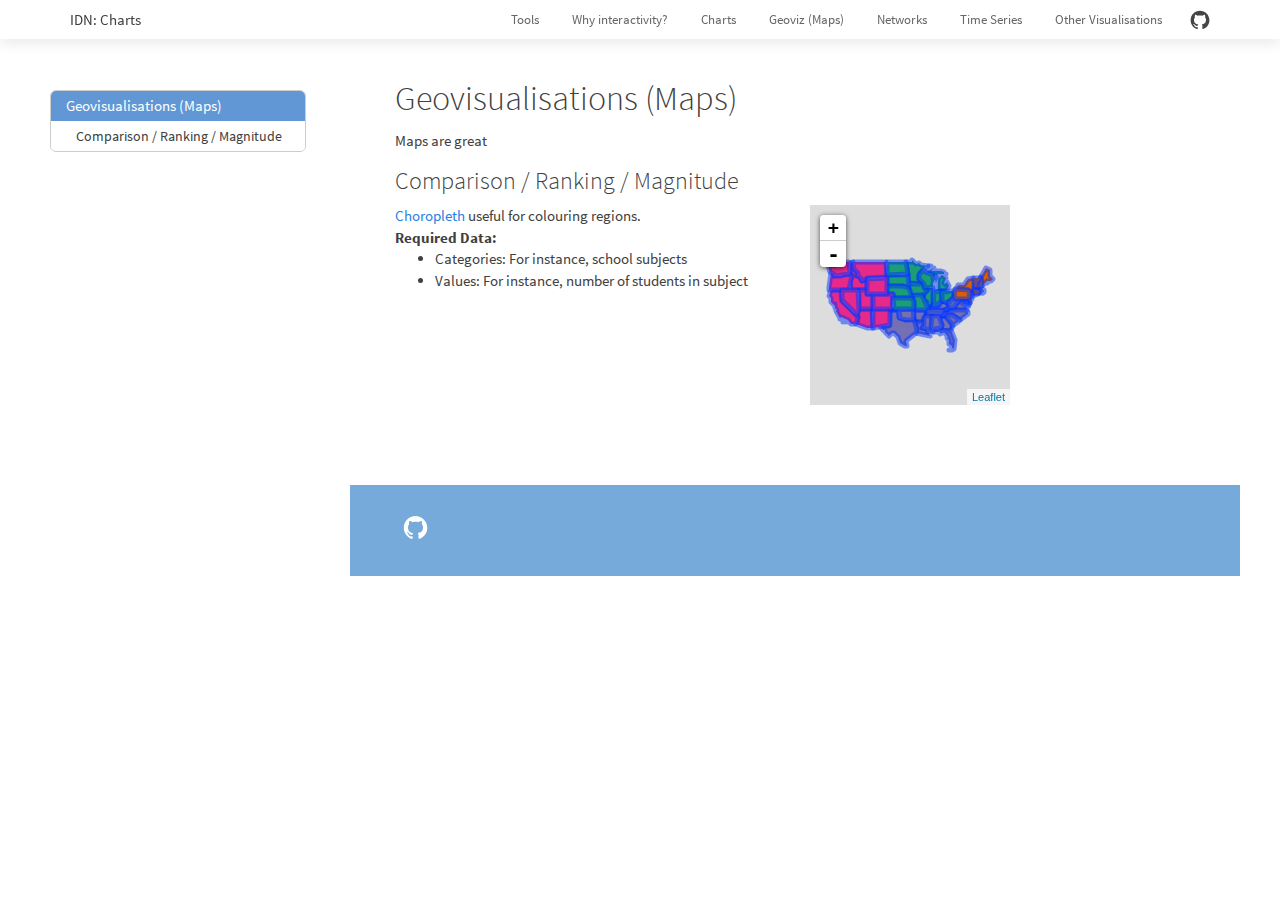
<file: geoviz_maps.html>
<!DOCTYPE html>

<html xmlns="http://www.w3.org/1999/xhtml">

<head>

<meta charset="utf-8" />
<meta http-equiv="Content-Type" content="text/html; charset=utf-8" />
<meta name="generator" content="pandoc" />




<title>Geovisualistions (Maps)</title>

<script src="site_libs/jquery-1.12.4/jquery.min.js"></script>
<meta name="viewport" content="width=device-width, initial-scale=1" />
<link href="site_libs/bootstrap-3.3.5/css/cosmo.min.css" rel="stylesheet" />
<script src="site_libs/bootstrap-3.3.5/js/bootstrap.min.js"></script>
<script src="site_libs/bootstrap-3.3.5/shim/html5shiv.min.js"></script>
<script src="site_libs/bootstrap-3.3.5/shim/respond.min.js"></script>
<script src="site_libs/jqueryui-1.11.4/jquery-ui.min.js"></script>
<link href="site_libs/tocify-1.9.1/jquery.tocify.css" rel="stylesheet" />
<script src="site_libs/tocify-1.9.1/jquery.tocify.js"></script>
<script src="site_libs/navigation-1.1/tabsets.js"></script>
<link href="site_libs/highlightjs-1.1/textmate.css" rel="stylesheet" />
<script src="site_libs/highlightjs-1.1/highlight.js"></script>
<script src="site_libs/htmlwidgets-0.9/htmlwidgets.js"></script>
<link href="site_libs/leaflet-0.7.7/leaflet.css" rel="stylesheet" />
<script src="site_libs/leaflet-0.7.7/leaflet.js"></script>
<link href="site_libs/leafletfix-1.0.0/leafletfix.css" rel="stylesheet" />
<link href="site_libs/leaflet-label-0.2.2/leaflet.label.css" rel="stylesheet" />
<script src="site_libs/leaflet-label-0.2.2/leaflet.label.js"></script>
<script src="site_libs/Proj4Leaflet-0.7.2/proj4-compressed.js"></script>
<script src="site_libs/Proj4Leaflet-0.7.2/proj4leaflet.js"></script>
<script src="site_libs/leaflet-binding-1.1.0/leaflet.js"></script>

<meta name="description" content="Turn your analyses into high quality documents, reports, presentations and dashboards with R Markdown. Use a productive notebook interface to weave together narrative text and code to produce elegantly formatted output. Use multiple languages including R, Python, and SQL. R Markdown supports a reproducible workflow for dozens of static and dynamic output formats including HTML, PDF, MS Word, Beamer, HTML5 slides, Tufte-style handouts, books, dashboards, shiny applications, scientific articles, websites, and more." />

<link rel="icon" type="image/png" href="images/favicon.png" />

<script type="text/javascript" src="js/rmarkdown.js"></script>

<script>
  (function(i,s,o,g,r,a,m){i['GoogleAnalyticsObject']=r;i[r]=i[r]||function(){
  (i[r].q=i[r].q||[]).push(arguments)},i[r].l=1*new Date();a=s.createElement(o),
  m=s.getElementsByTagName(o)[0];a.async=1;a.src=g;m.parentNode.insertBefore(a,m)
  })(window,document,'script','https://www.google-analytics.com/analytics.js','ga');

  ga('create', 'UA-20375833-14', 'auto');
  ga('send', 'pageview');
</script>

<style type="text/css">code{white-space: pre;}</style>
<style type="text/css">
  pre:not([class]) {
    background-color: white;
  }
</style>
<script type="text/javascript">
if (window.hljs && document.readyState && document.readyState === "complete") {
   window.setTimeout(function() {
      hljs.initHighlighting();
   }, 0);
}
</script>



<style type="text/css">
h1 {
  font-size: 34px;
}
h1.title {
  font-size: 38px;
}
h2 {
  font-size: 30px;
}
h3 {
  font-size: 24px;
}
h4 {
  font-size: 18px;
}
h5 {
  font-size: 16px;
}
h6 {
  font-size: 12px;
}
.table th:not([align]) {
  text-align: left;
}
</style>

<link rel="stylesheet" href="css/rmarkdown.css" type="text/css" />

</head>

<body>

<style type = "text/css">
.main-container {
  max-width: 940px;
  margin-left: auto;
  margin-right: auto;
}
code {
  color: inherit;
  background-color: rgba(0, 0, 0, 0.04);
}
img {
  max-width:100%;
  height: auto;
}
.tabbed-pane {
  padding-top: 12px;
}
button.code-folding-btn:focus {
  outline: none;
}
</style>



<div class="container-fluid main-container">

<!-- tabsets -->
<script>
$(document).ready(function () {
  window.buildTabsets("TOC");
});
</script>

<!-- code folding -->




<script>
$(document).ready(function ()  {

    // move toc-ignore selectors from section div to header
    $('div.section.toc-ignore')
        .removeClass('toc-ignore')
        .children('h1,h2,h3,h4,h5').addClass('toc-ignore');

    // establish options
    var options = {
      selectors: "h1,h2,h3",
      theme: "bootstrap3",
      context: '.toc-content',
      hashGenerator: function (text) {
        return text.replace(/[.\\/?&!#<>]/g, '').replace(/\s/g, '_').toLowerCase();
      },
      ignoreSelector: ".toc-ignore",
      scrollTo: 0
    };
    options.showAndHide = false;
    options.smoothScroll = true;

    // tocify
    var toc = $("#TOC").tocify(options).data("toc-tocify");
});
</script>

<style type="text/css">

#TOC {
  margin: 25px 0px 20px 0px;
}
@media (max-width: 768px) {
#TOC {
  position: relative;
  width: 100%;
}
}


.toc-content {
  padding-left: 30px;
  padding-right: 40px;
}

div.main-container {
  max-width: 1200px;
}

div.tocify {
  width: 20%;
  max-width: 260px;
  max-height: 85%;
}

@media (min-width: 768px) and (max-width: 991px) {
  div.tocify {
    width: 25%;
  }
}

@media (max-width: 767px) {
  div.tocify {
    width: 100%;
    max-width: none;
  }
}

.tocify ul, .tocify li {
  line-height: 20px;
}

.tocify-subheader .tocify-item {
  font-size: 0.90em;
  padding-left: 25px;
  text-indent: 0;
}

.tocify .list-group-item {
  border-radius: 0px;
}

.tocify-subheader {
  display: inline;
}
.tocify-subheader .tocify-item {
  font-size: 0.95em;
}

</style>

<!-- setup 3col/9col grid for toc_float and main content  -->
<div class="row-fluid">
<div class="col-xs-12 col-sm-4 col-md-3">
<div id="TOC" class="tocify">
</div>
</div>

<div class="toc-content col-xs-12 col-sm-8 col-md-9">




<div id="rStudioHeader" class="alwaysShrunk">
  <div class="innards bandContent">
    <div>
      IDN: Charts
    </div>

    <div id="menu">
      <div id="menuToggler"></div>
      <div id="menuItems">
        <a class="menuItem" href="tools.html">Tools</a>
        <a class="menuItem" href="why-interactivity.html">Why interactivity?</a>
        <a class="menuItem" href="charts.html">Charts</a>
        <a class="menuItem" href="geoviz_maps.html">Geoviz (Maps)</a>
        <a class="menuItem" href="networks.html">Networks</a>
        <a class="menuItem" href="timeseries.html">Time Series</a>
        <a class="menuItem" href="other.html">Other Visualisations</a>
        <a class="menuItem gitHub" href="https://github.com/fixmeyesplease"></a>
        <a class="menuItem gitHubText" href="https://github.com/fixmeyesplease">Source on GitHub</a>
      </div>
    </div>
  </div>
</div>

<style type="text/css">
#TOC {
  margin-left: 35px;
  margin-top: 90px;
}
</style>

<script type="text/javascript">
$(".main-container").removeClass("main-container").removeClass("container-fluid").addClass("footerPushDown");
</script>


<div id="pageContent" class="standardPadding">
  <div class="articleBandContent">

<style type="text/css">
.title {
  display: none;
}
#disqus_thread {
  display: none;
}
</style>

<div class="fluid-row" id="header">



<h1 class="title toc-ignore">Geovisualistions (Maps)</h1>

</div>


<div id="geovisualisations-maps" class="section level1">
<h1>Geovisualisations (Maps)</h1>
<p>Maps are great</p>
<div id="comparison-ranking-magnitude" class="section level3">
<h3>Comparison / Ranking / Magnitude</h3>

<div class="row">
   <div class="col-md-6">
   <span><a href="geoviz_choropleth.html">Choropleth</a> useful for colouring regions.</span>
   <br>
   <strong>Required Data:</strong>
   <ul>
   <li>Categories: For instance, school subjects</li>
   <li>Values: For instance, number of students in subject</li>
   </ul>
   </div>
   <div class="col-md-4">
<div id="htmlwidget-1a29d0cd34f757500d2f" style="width:200px;height:200px;" class="leaflet html-widget"></div>
<script type="application/json" data-for="htmlwidget-1a29d0cd34f757500d2f">{"x":{"options":{"crs":{"crsClass":"L.CRS.EPSG3857","code":null,"proj4def":null,"projectedBounds":null,"options":{}}},"calls":[{"method":"addPolygons","args":[[[[{"lng":[-68.92401,-68.874784,-68.849009,-68.888483,-68.944433,-68.92401],"lat":[43.885407,43.904715,43.849841,43.803781,43.835326,43.885407]}],[{"lng":[-71.083924,-71.03821,-71.012757,-70.949365,-70.912111,-70.892822,-70.84443,-70.8340195374401,-70.82979,-70.808613,-70.819471,-70.806244,-70.825612,-70.781471,-70.755567,-70.729972,-70.677995,-70.634661,-70.635498,-70.674903,-70.723396,-70.688214,-70.649578,-70.591275,-70.5528239033785,-70.552793,-70.446903,-70.383552,-70.415684,-70.39662,-70.329748,-70.259117,-70.252526,-70.26541,-70.31297,-70.303034,-70.317629,-70.306734,-70.266349,-70.239566,-70.290896,-70.255492,-70.232682,-70.205719,-70.207415,-70.161337,-70.118597,-70.080292,-70.053748,-70.0230197870562,-69.997086,-69.818552,-69.566383,-69.439198,-69.219996,-69.156074,-69.108215,-69.039301,-69.053885,-69.0402,-68.966433,-68.900985,-68.803537,-68.675913,-68.604819,-68.588725,-68.507432,-68.460064,-68.375615,-68.384281,-68.361559,-68.26971,-68.204263,-68.153509,-68.082896,-67.998171,-67.952269,-67.889155,-67.789761,-67.789799,-67.788406,-67.782114,-67.780438,-67.779984,-67.750422,-67.803678,-67.763955,-67.803626,-67.781892,-67.8028942950771,-67.803313,-67.710464,-67.675417,-67.631762,-67.534919,-67.455406,-67.423646,-67.417417,-67.476855,-67.484328,-67.427243,-67.460554,-67.480256,-67.453473,-67.390579,-67.339869,-67.298209,-67.271076,-67.203933,-67.161247,-67.112414,-67.090786,-67.082074,-67.033474,-66.983558,-66.99296,-66.949895,-67.02615,-67.073439,-67.116745,-67.169857,-67.234275,-67.293403,-67.368269,-67.398987,-67.448513,-67.491751,-67.521168,-67.503208,-67.579726,-67.634806,-67.653123,-67.70668,-67.793589,-67.837938,-67.855108,-67.899571,-67.936531,-67.9438439570552,-67.978876,-68.01399,-68.049334,-68.103757,-68.125624,-68.189155,-68.173608,-68.191924,-68.22949,-68.17433,-68.306519,-68.314789,-68.331032,-68.438518,-68.502942,-68.5314142023518,-68.584101,-68.617085,-68.657031,-68.669383,-68.77965,-68.874139,-68.905098,-68.935327,-68.888597,-68.9349764317618,-68.95189,-69.0210745450046,-69.040193,-69.054546,-69.075667,-69.031878,-69.068112,-69.043912,-69.077028,-69.131536,-69.17498,-69.212939,-69.242812,-69.279918,-69.321031,-69.354577,-69.3804897193431,-69.393288,-69.422048,-69.438066,-69.50329,-69.552606,-69.578527,-69.650818,-69.6958154562599,-69.717074,-69.754091,-69.807359,-69.833471,-69.855081,-69.862155,-69.8874061241577,-69.915593,-69.983685,-70.001273,-70.0627766602365,-70.071304,-70.096039,-70.168227,-70.190704,-70.217087,-70.206123,-70.245499,-70.321116,-70.3387374772484,-70.361214,-70.385615,-70.327303,-70.383981,-70.416311,-70.465975,-70.517695,-70.5341490659506,-70.553854,-70.585184,-70.576986634166,-70.575787,-70.596185,-70.62251,-70.665958,-70.703818,-70.756397,-70.819549285713,-70.8281,-70.824801,-70.8247767120681,-70.813119,-70.872585,-70.923949,-70.984335,-70.968359,-70.960788896047,-70.954755,-70.9637926798064,-70.972716,-70.981946,-70.987258046746,-70.989929,-71.001367,-71.008736,-71.0102711678683,-71.01127,-71.0135759038146,-71.0194617294855,-71.022992,-71.036705,-71.057861,-71.083924],"lat":[45.305451,45.311922,45.34476,45.331536,45.296197,45.239172,45.234513,45.2717944023968,45.286941,45.311606,45.341435,45.376558,45.400305,45.431159,45.428361,45.399359,45.394362,45.383608,45.427817,45.452399,45.510394,45.563981,45.598147,45.630551,45.6678060578851,45.667836,45.704044,45.734869,45.786158,45.808486,45.853795,45.890755,45.933176,45.962692,45.961856,45.998976,46.01908,46.061344,46.100993,46.142762,46.185838,46.246444,46.284428,46.299865,46.331316,46.360984,46.384233,46.410531,46.429236,46.5734864725173,46.69523,46.87503,47.125032,47.250033,47.457159,47.451035,47.435831,47.42217,47.377878,47.2451,47.212712,47.178519,47.216033,47.242626,47.249418,47.281721,47.296636,47.286065,47.292268,47.326943,47.355605,47.353733,47.33973,47.314038,47.271921,47.217842,47.196142,47.118772,47.065744,46.794868,46.601795,46.279381,46.038452,45.938163,45.917898,45.869379,45.829983,45.781624,45.731189,45.6789278854632,45.677886,45.679372,45.630959,45.621409,45.595428,45.604665,45.572153,45.501985,45.49724,45.451955,45.37369,45.300379,45.268185,45.241127,45.154114,45.125594,45.146672,45.191081,45.171407,45.162879,45.112323,45.068721,45.029608,44.939923,44.903277,44.849181,44.817419,44.768199,44.741957,44.706106,44.662105,44.637201,44.599265,44.624672,44.602631,44.600322,44.556123,44.50991,44.476918,44.429131,44.487054,44.525823,44.501975,44.494779,44.46467,44.419434,44.394078,44.411187,44.407015790843,44.387034,44.390255,44.33073,44.364362,44.387127,44.373833,44.328397,44.306675,44.266918,44.225908,44.234829,44.197157,44.10758,44.11618,44.099722,44.0898523802565,44.071589,44.010097,44.003823,44.076359,44.057754,44.025359,44.077344,44.13038,44.15955,44.2029074739373,44.218719,44.2304353141229,44.233673,44.171542,44.129991,44.079036,44.039768,44.006336,43.973654,43.976089,43.976949,43.921404,43.918818,43.879579,43.856708,43.917765,43.9436402335565,43.95642,43.923047,43.909539,43.837673,43.841347,43.823316,43.803785,43.7960549672913,43.792403,43.743866,43.728081,43.701281,43.704746,43.758962,43.7665933794518,43.775112,43.744395,43.710388,43.7133599465128,43.713772,43.672276,43.675136,43.645582,43.596717,43.557627,43.539635,43.527262,43.5281092793689,43.52919,43.487031,43.458521,43.41294,43.361059,43.340246,43.344037,43.3339572407458,43.321886,43.270113,43.2280191731452,43.221859,43.163466,43.134573,43.076234,43.059825,43.079988,43.1232309734312,43.129086,43.179685,43.1797631051822,43.217252,43.270152,43.324768,43.376128,43.429283,43.4740887336216,43.509802,43.5402209553665,43.570255,43.70096,43.7929735928842,43.839239,44.092931,44.258825,44.284888321572,44.301846,44.3408374525595,44.4403632397875,44.500058,44.736498,45.000049,45.305451]}]],[[{"lng":[-114.799683,-114.809393,-114.76495,-114.719633,-114.705717,-114.667493,-114.617386523962,-114.570675,-114.531746,-114.468971,-114.463127,-114.47664,-114.481315,-114.511343,-114.517066790281,-114.575161,-114.628293,-114.670803,-114.706175,-114.679359,-114.678097,-114.674491,-114.723259,-114.707962,-114.707348,-114.725282,-114.673901,-114.635183,-114.629146518189,-114.597283,-114.524599,-114.529186,-114.525201,-114.504993,-114.496565,-114.504863,-114.520465,-114.505638,-114.508708,-114.534987,-114.509568,-114.454807,-114.435504,-114.43009113852,-114.428026,-114.405941,-114.348052,-114.292806,-114.229715,-114.17805,-114.139055,-114.14081715128,-114.14093,-114.172845,-114.264317,-114.335372,-114.378852,-114.378223,-114.422382,-114.465246,-114.490971,-114.576452,-114.634382,-114.629769,-114.633487,-114.625069,-114.619905,-114.59912,-114.572747,-114.587129,-114.627137,-114.6645,-114.663105,-114.653406,-114.689407,-114.697309,-114.70371,-114.669687,-114.700271,-114.731159,-114.742779,-114.743299245886,-114.743342,-114.736165,-114.666538,-114.627855,-114.572031,-114.511721,-114.487034,-114.448654,-114.41695,-114.372106,-114.337273,-114.316109,-114.270645,-114.21369,-114.151725,-114.138203,-114.09987,-114.046838,-114.048226,-114.047584,-114.049493,-114.050160776088,-114.0506,-113.965907,-112.966471,-112.899190897616,-112.829501944372,-112.545094,-112.538571,-112.35769,-111.412783987873,-111.405869,-111.278286,-111.066496,-110.75069,-110.750686478928,-110.47019,-110.000681818589,-110.000677,-109.495338,-109.045223,-109.045433,-109.045729,-109.045871168205,-109.046024,-109.046296,-109.046796,-109.046355894384,-109.045851235183,-109.045851,-109.046138935363,-109.046182,-109.046426,-109.046607473922,-109.047298,-109.047237,-109.047236980537,-109.04711706231,-109.047117,-109.047612,-109.04761200322,-109.048296,-109.049195,-109.050044,-109.829689,-110.460172610445,-111.074825,-111.366969371164,-112.365043,-113.333767973015,-113.750756,-114.813613,-114.811536,-114.795635,-114.814185,-114.799683],"lat":[32.593621,32.617119,32.649391,32.718763,32.741581,32.734226,32.7410527731766,32.747417,32.782503,32.845155,32.901884,32.923628,32.972064,33.023455,33.0246287635685,33.036542,33.031052,33.037984,33.105335,33.159519,33.2303,33.255597,33.288079,33.323421,33.376628,33.405048,33.418299,33.422726,33.4335449999998,33.490653,33.552231,33.60665,33.661583,33.693022,33.719155,33.760465,33.827778,33.864276,33.90064,33.928499,33.957264,34.010968,34.042615,34.0789314062795,34.092787,34.11154,34.134458,34.166725,34.186928,34.239969,34.259538,34.3031275138817,34.305919,34.344979,34.401329,34.450038,34.450376,34.516521,34.580711,34.691202,34.724848,34.8153,34.87289,34.94304,35.001857,35.068478,35.121632,35.12105,35.138725,35.262376,35.409504,35.449497,35.524491,35.610789,35.651412,35.733686,35.814585,35.865084,35.901772,35.943916,36.009963,36.0659351737601,36.070535,36.104367,36.117343,36.141012,36.15161,36.150956,36.129396,36.12641,36.145761,36.143114,36.10802,36.063109,36.03572,36.015613,36.024563,36.053161,36.121654,36.194069,36.268874,36.325573,36.604059,36.8431415396894,37.000396,37.000025,37.000219,37.0003012286284,37.0003864013144,37.000734,37.000744128882,37.001025,37.001477687156,37.001481,37.000465,37.002389,37.003197,37.0031969347252,36.997997,36.9979680002976,36.997968,36.999105,36.999084,36.874589,36.117028,36.002701630519,35.8798,35.614251,35.363606,35.1755071883512,34.9598185158367,34.959718,34.5792910128179,34.522393,33.875052,33.7782238003505,33.409783,33.208965,33.2088950315508,32.7777940009477,32.77757,32.426377,32.4263753885142,32.084093,31.796551,31.332502,31.334067,31.3331413789916,31.332239,31.4248242871916,31.74113,32.0402490800901,32.169005,32.494277,32.522834,32.550956,32.564788,32.593621]}]],[[{"lng":[-94.617919,-94.361203,-94.0770882668935,-93.95919,-93.8667582116711,-93.700171,-93.5842815473557,-93.426989,-93.3153271065291,-93.293447355634,-93.125969,-92.8540491149849,-92.838876,-92.7723338933721,-92.564238,-92.5291365810437,-92.350277,-92.1503062495012,-92.1204291043881,-91.985802,-91.6723424564437,-91.64259,-91.4500049181374,-91.4071374435175,-91.404915,-91.1265388745647,-91.017974,-90.7842441551312,-90.765672,-90.5761790655673,-90.494575,-90.2207490539154,-90.153871,-90.141399,-90.131038,-90.066136,-90.063526,-90.06398,-90.114922,-90.155928,-90.1891279822169,-90.220425,-90.235585,-90.294492,-90.339343,-90.368718,-90.2889479152728,-90.103842,-89.9593752951737,-89.901183,-89.733095,-89.686924,-89.652279,-89.6489049703452,-89.64727,-89.722634,-89.729517,-89.723426,-89.797053,-89.863874,-89.915491,-89.956589,-89.898916,-89.876548,-89.9325,-89.944754,-89.958498,-90.037615,-90.045805,-90.022064,-90.045306,-90.070549,-90.112504,-90.087903,-90.121864,-90.166594,-90.097947,-90.093285,-90.099777,-90.09061,-90.160058,-90.181387,-90.197146,-90.265296,-90.300697,-90.309297,-90.244476,-90.250095,-90.3114242503452,-90.313476,-90.401633,-90.4079827537943,-90.463795,-90.473527,-90.505494,-90.546053,-90.550158,-90.5732884126183,-90.587224,-90.549244,-90.569347,-90.583717,-90.575336,-90.641398,-90.660404,-90.729131,-90.765174,-90.752681,-90.812829,-90.839981,-90.89456,-90.882701,-90.894385,-90.938064,-90.9440807601938,-90.9447955243095,-90.946323,-90.90113,-90.874541,-90.89242,-90.942662,-90.979945,-91.004981,-91.048367,-91.088696,-91.035961,-91.026382,-91.061247,-91.052819,-91.025173,-91.026782,-91.08551,-91.111494,-91.143287,-91.075389,-91.10098,-91.178311,-91.130902,-91.188942,-91.2056449859479,-91.215671,-91.189375,-91.171799,-91.147663,-91.113764,-91.142219,-91.125539,-91.086137,-91.068708,-91.084366,-91.104317,-91.153015,-91.180836,-91.120379,-91.159606098013,-91.166073,-91.2645640502205,-91.4359310803318,-91.4603917718319,-91.489176,-91.875128,-92.0691037585613,-92.0691465924813,-92.222825,-92.501383,-92.723553,-92.7247431731793,-92.971137,-92.988707610715,-93.197402,-93.2386069623994,-93.377134,-93.4905124001204,-93.5209935537716,-93.723273,-93.8049077746304,-93.8145530134338,-94.042964,-94.042719,-94.042945847176,-94.043067,-94.042988,-94.043428,-94.0438337478011,-94.07267,-94.143024,-94.183395,-94.213605,-94.238868,-94.303742,-94.338422,-94.354165,-94.388052,-94.419057,-94.485875,-94.481842,-94.4772667415298,-94.474895,-94.4701526781621,-94.465425,-94.4611686861559,-94.4575,-94.4543950341379,-94.449058,-94.4475095357843,-94.44292586169,-94.435316,-94.431515,-94.4339134438324,-94.4348892875967,-94.449696,-94.4731193906467,-94.493040072427,-94.494549,-94.532071,-94.5519062826063,-94.5622680024925,-94.5862,-94.617919],"lat":[36.499414,36.4996,36.4989759572219,36.498717,36.4988661646849,36.499135,36.4989016786283,36.498585,36.4983127262979,36.4982593752343,36.497851,36.4980233811416,36.498033,36.4980831540794,36.49824,36.4981656829853,36.497787,36.4981403333242,36.4981931239997,36.498431,36.4992566337989,36.499335,36.4975402131847,36.4971407119486,36.49712,36.4977977010194,36.498062,36.4984622001291,36.498494,36.498405927798,36.498368,36.4959375921945,36.495344,36.459874,36.415069,36.386272,36.356911,36.303038,36.265595,36.214074,36.1989866086674,36.184764,36.139474,36.112949,36.047112,35.995812,35.9965140042114,35.998143,35.9990141101569,35.999365,36.000608,35.947716,35.921462,35.9035834823126,35.89492,35.873718,35.847632,35.809382,35.782648,35.747592,35.754917,35.695486,35.650904,35.626653,35.607865,35.560308,35.541703,35.550329,35.496533,35.457375,35.415435,35.423291,35.410153,35.36327,35.304535,35.274588,35.249983,35.203282,35.164474,35.118287,35.12883,35.091401,35.050731,35.040293,35.028793,34.995694,34.937596,34.90732,34.8728511441,34.871698,34.835305,34.8352659792807,34.834923,34.788835,34.764568,34.702076,34.663445,34.633670506468,34.615732,34.568101,34.524867,34.458829,34.415152,34.383869,34.33576,34.364206,34.342818,34.289266,34.279438,34.236114,34.22438,34.184364,34.160953,34.148754,34.1200652947774,34.1166572053142,34.109374,34.094667,34.072041,34.02686,34.01805,34.000106,33.977011,33.985078,33.961334,33.943758,33.90798,33.877505,33.824181,33.805953,33.763642,33.77641,33.774568,33.747141,33.714403,33.660551,33.651109,33.610919,33.576225,33.5469783709329,33.529423,33.493005,33.462342,33.427172,33.393124,33.348989,33.280255,33.273652,33.232936,33.180856,33.131598,33.135093,33.098364,33.05453,33.0112423213068,33.004106,33.0047388242704,33.0058398909721,33.0059970557015,33.006182,33.007728,33.0084822636996,33.0084824302569,33.00908,33.01216,33.014328,33.0143417676748,33.017192,33.0172509401522,33.017951,33.0180158799566,33.018234,33.0186345956663,33.018742293588,33.019457,33.0193962254509,33.0193890448708,33.019219,33.160291,33.2712420841398,33.330498,33.435824,33.551425,33.5517137355856,33.572234,33.577725,33.592212,33.570622,33.576722,33.564486,33.567082,33.556452,33.565511,33.577217,33.637867,33.789008,33.9409109279348,34.019655,34.1898642921261,34.359548,34.5074566515725,34.634945,34.7289586731794,34.890556,34.9339762121572,35.0625062095727,35.275893,35.369591,35.3863617698987,35.3931852155875,35.496719,35.6385471525294,35.7591664743273,35.768303,35.987852,36.1022256056686,36.1619730409753,36.299969,36.499414]}]],[[{"lng":[-75.773786,-75.753228,-75.717059,-75.662846,-75.5943169052201,-75.570433,-75.481207,-75.415062,-75.459439,-75.47764,-75.509742,-75.535144,-75.559446,-75.543965,-75.512732,-75.527676,-75.528088,-75.593068,-75.57183,-75.521682,-75.5056431673529,-75.469324,-75.408376,-75.39479,-75.407473,-75.396277,-75.34089,-75.3066521095097,-75.302552,-75.304078,-75.232029,-75.159022,-75.113331,-75.089473,-75.071805,-75.053973,-75.048939,-75.185455,-75.3412873203482,-75.479283,-75.693721,-75.700382,-75.701777515245,-75.707551,-75.707555026429,-75.7231026933327,-75.7481548142541,-75.7564352155685,-75.7604414164505,-75.766895,-75.7669046067092,-75.788596,-75.773786],"lat":[39.7222,39.757989,39.792325,39.821425,39.8345949730913,39.839185,39.829191,39.801919,39.765813,39.715013,39.686113,39.647212,39.629812,39.596,39.578,39.535278,39.498114,39.479186,39.438897,39.387871,39.3703945600796,39.33082,39.264698,39.188354,39.133706,39.057884,39.01996,38.9476601633284,38.939002,38.91316,38.844254,38.790193,38.782998,38.797198,38.696497,38.536273,38.451263,38.451012,38.4524365259555,38.453698,38.460128,38.542743,38.5607669290786,38.635335,38.6353853550599,38.8298265565277,39.1431317309597,39.2466875371253,39.2967896211001,39.377499,39.3776515935512,39.722199,39.7222]}]],[[{"lng":[-85.605165,-85.4743388431343,-85.384967,-85.3639190289311,-85.277556,-85.2650550217158,-85.045183,-84.9798540252315,-84.9769738065923,-84.861314,-84.8104774668864,-84.7758376712973,-84.727434,-84.621483,-84.509052,-84.321869,-84.1294469626359,-84.0053367334383,-83.936646,-83.936427344252,-83.619985,-83.5491807535047,-83.4828732042907,-83.322768,-83.1086129965073,-83.108606,-83.124378,-83.140621,-83.201183,-83.252582,-83.284812,-83.323866,-83.320062,-83.353238,-83.3496085109133,-83.3400391067846,-83.33869,-83.27796,-83.221402,-83.154577,-83.1028738260357,-83.096858,-83.0505729641024,-83.048289,-82.99509,-82.9913881531823,-82.925766,-82.873831,-82.841997,-82.82342,-82.780308,-82.7746287310121,-82.744982,-82.7351079889416,-82.715373,-82.642797,-82.5950257926073,-82.591855,-82.5629967985809,-82.556835,-82.51295,-82.43115,-82.32448,-82.239098,-82.2159383647475,-82.199747,-82.161908,-82.1424564745009,-82.1146538385848,-82.10624,-82.028238,-82.0165558704449,-81.990938,-81.926336,-81.920121,-81.932737,-81.846136,-81.8465005323579,-81.846536,-81.763535,-81.7625059827958,-81.755135,-81.658433,-81.6159557107891,-81.601655,-81.5439662243139,-81.50203,-81.499566,-81.464069,-81.42062,-81.4131167951736,-81.41267,-81.393818,-81.397106,-81.3869019026942,-81.328753,-81.2842383817656,-81.274927,-81.194829,-81.194931,-81.1734737944861,-81.133032,-81.128034,-81.153531,-81.1475951704554,-81.119361,-81.113334,-81.038265,-81.006745,-80.943226,-80.885517,-80.84313,-80.848441,-80.911207,-80.941359,-81.000317,-81.036873,-81.077057,-81.130634,-81.1352985902005,-81.139394,-81.133493,-81.173079,-81.1748326365906,-81.177254,-81.213493,-81.258616,-81.279338,-81.260958,-81.2643779480884,-81.282842,-81.304957,-81.368241,-81.402096,-81.401267,-81.420474,-81.4125180355795,-81.408484,-81.405153,-81.44013,-81.460061,-81.444124,-81.507218,-81.528281,-81.56171,-81.633273,-81.668283,-81.732238,-81.763384,-81.808543,-81.868624,-81.902354,-81.9059784394064,-81.943187,-81.994992,-82.032667,-82.041834,-82.049529,-82.015728,-82.018381,-82.028232,-82.042011,-82.040766,-82.0509829816809,-82.094709,-82.143306,-82.180043,-82.210318,-82.200965,-82.229427,-82.218607,-82.4189841121785,-82.459581,-82.4597924354137,-82.5840051864195,-82.6895297984728,-82.877311,-83.131431,-83.1366188582036,-83.3093471215958,-83.3577163136281,-83.499951,-83.6117040588264,-83.743729,-83.820973,-84.007454,-84.0837530823,-84.124993,-84.2855145090395,-84.3807541835525,-84.474519,-84.812997,-84.8634638443825,-84.864693,-84.91815,-84.934283,-84.935698,-84.983757,-85.006062,-85.002499,-85.011392,-85.0211075623628,-85.035615,-85.107516,-85.108192,-85.089774,-85.0888299635305,-85.087929,-85.092487,-85.066005,-85.071621,-85.0516814295062,-85.041881,-85.05796,-85.058169,-85.12553,-85.11893,-85.1254405773425,-85.1291593155832,-85.141831,-85.114031,-85.067829,-85.0635905429847,-85.0514111279128,-85.047063,-85.058749,-84.997765,-84.930127,-84.9199421479259,-84.891841,-84.955704,-85.008096,-84.983466,-84.9811502941337,-84.971831,-84.9997867563101,-85.0011308391237,-85.0071,-85.069848,-85.0760723726048,-85.088533,-85.11425,-85.1245332227506,-85.160963,-85.1844,-85.1861174017892,-85.232441,-85.2324414051873,-85.2365953712528,-85.2943468643453,-85.3049438332249,-85.314048,-85.3381162999059,-85.360532,-85.3866705737728,-85.398871,-85.398871244842,-85.4210731752288,-85.429499,-85.4631408247758,-85.4751472811043,-85.502471,-85.5130442292733,-85.526894818161,-85.5344052578154,-85.561424,-85.5828123337853,-85.595165,-85.605165],"lat":[34.984678,34.9836733267911,34.982987,34.9833765631405,34.984975,34.9850776447417,34.986883,34.9872056139756,34.9872198373549,34.987791,34.9878779552292,34.9879372061493,34.98802,34.988329,34.988033,34.988408,34.9879469539553,34.9876495840123,34.987485,34.9874843833797,34.986592,34.988803195914,34.9908739612868,34.995874,35.0006588436777,35.000659,34.95524,34.924915,34.884653,34.853483,34.823043,34.789712,34.759616,34.728648,34.7170105826273,34.6863277104121,34.682002,34.644853,34.609947,34.588198,34.5374309097654,34.531524,34.4950536521691,34.493254,34.472483,34.4729806272358,34.481802,34.471508,34.399766,34.358872,34.296701,34.2883668182547,34.244861,34.2126148122429,34.148165,34.081312,34.0135178092096,34.009018,33.9565549105269,33.945353,33.936969,33.867051,33.820033,33.730872,33.6877549753187,33.657611,33.610643,33.6053995999921,33.59790505457,33.595637,33.544934,33.5290553864259,33.494235,33.462937,33.410753,33.343541,33.303843,33.2472520854299,33.241746,33.203648,33.1972658882973,33.15155,33.103152,33.089338539364,33.084688,33.0443999541444,33.015113,32.943722,32.897814,32.831223,32.7442613279615,32.739083,32.653491,32.605587,32.5989648538998,32.561228,32.547110946285,32.544158,32.465086,32.411489,32.3849027808867,32.334794,32.276297,32.237687,32.2271694465971,32.177142,32.113205,32.084469,32.101152,32.057824,32.0346,32.024226,31.988279,31.943769,31.912984,31.856744,31.812721,31.761256,31.722692,31.7105645979661,31.699917,31.623348,31.555908,31.5395964494948,31.517074,31.462818,31.404425,31.351127,31.30391,31.2945990647455,31.24433,31.206173,31.136534,31.125383,31.072781,31.016703,30.9908345035084,30.977718,30.908203,30.821369,30.769912,30.709714,30.722936,30.723359,30.715597,30.729603,30.744644,30.749635,30.773821,30.790016,30.792756,30.82082,30.821407341502,30.827437,30.786074,30.750674,30.692374,30.655544,30.601698,30.531176,30.447385,30.403253,30.370144,30.3683677759449,30.360766,30.363378,30.36861,30.424577,30.474427,30.520814,30.564395,30.5809166697315,30.584264,30.5842765283062,30.5916365790876,30.5978892906418,30.609016,30.623575,30.6238859448931,30.6342387666716,30.6371378731342,30.645663,30.6515600937086,30.6585269137505,30.662603,30.6720699684692,30.675943397968,30.678037,30.684809171948,30.6888271970459,30.692783,30.70965,30.7114970146544,30.711542,30.772082,30.834033,30.878703,30.936984,30.977039,31.000682,31.053546,31.0754638723064,31.108192,31.186451,31.258591,31.295026,31.3086477554966,31.321648,31.362881,31.431363,31.468384,31.5195403291417,31.544684,31.57084,31.620227,31.694965,31.732664,31.7629687034183,31.7802782680766,31.839261,31.89336,31.967358,31.991857,32.062256083622,32.087389,32.136018,32.185445,32.219051,32.2308482009333,32.263398,32.30591,32.336677,32.363186,32.3790400766818,32.442843,32.5070669687837,32.5101547883978,32.523868,32.583146,32.6080674751571,32.657958,32.730447,32.7516296067514,32.826672,32.861317,32.8701382699716,33.108075,33.1080770939336,33.1295440282507,33.4279931463646,33.4827563368455,33.529805,33.6531143916014,33.767957,33.9017014940033,33.964128,33.9641292867795,34.0808126526072,34.125095,34.2861909885055,34.3436846578762,34.474526,34.5239464713237,34.5886856927335,34.6237903384358,34.750079,34.8604354744776,34.924171,34.984678]}]],[[{"lng":[-97.229039,-96.93096,-96.405408,-95.97539,-95.340962,-95.3198887834722,-95.153711,-95.153309,-95.15333,-95.153314,-95.058404,-94.988908,-94.952111,-94.878454,-94.816222,-94.797244,-94.774228,-94.750221,-94.750218,-94.718932,-94.683069,-94.685681,-94.694312,-94.61901,-94.508862,-94.446604,-94.4302012792341,-94.388848,-94.281797,-94.251169,-94.250191,-94.091244,-93.927004,-93.844008,-93.80527,-93.815178,-93.674568,-93.562062,-93.467504,-93.464308,-93.371156,-93.347528,-93.207398,-93.14242,-93.0884545352861,-92.954876,-92.894687,-92.728046,-92.634931,-92.631117,-92.657101,-92.575636,-92.51491,-92.456325,-92.469948,-92.416285,-92.369174,-92.314665,-92.295668,-92.295412,-92.26228,-92.162161,-92.055228,-92.000133,-91.980772,-91.89347,-91.7972835799087,-91.781182,-91.714931,-91.692366,-91.559272,-91.542512,-91.465499,-91.336578,-91.250112,-91.156107,-91.03555,-91.0325394612651,-90.906829,-90.843624,-90.804207,-90.775962,-90.703702,-90.566113,-90.471019,-90.31723,-90.136191,-90.029626,-89.973433,-89.868153,-89.749314,-89.625087,-89.489226,-89.555015,-89.660616,-89.737539,-89.793539,-89.923649,-89.974296,-90.072025,-90.187636,-90.323446,-90.42139,-90.537105,-90.647837,-90.735927,-90.86827,-91.023124,-91.0231247177021,-91.146958,-91.262512,-91.387021,-91.456965,-91.573817,-91.644564,-91.737098,-91.7939959120814,-91.806851,-91.906483,-92.013405,-92.062088,-92.01529,-92.050819,-92.100255,-92.143338,-92.183091,-92.205492,-92.292192,-92.292371,-92.2927598024283,-92.293619,-92.2938306085787,-92.294033,-92.338239,-92.35176,-92.392681,-92.44963,-92.472761,-92.545682,-92.580565,-92.656125,-92.721128,-92.759458,-92.776496,-92.826013,-92.8407421066255,-92.869689,-92.886697124409,-92.887929,-92.881136,-92.801503,-92.756906,-92.728023,-92.686793,-92.646768,-92.658486,-92.698967,-92.7482676746859,-92.761868,-92.7660914086737,-92.766932,-92.7438234793656,-92.740509,-92.802911,-92.761904,-92.750802,-92.7670232657519,-92.7671173343572,-92.768574,-92.805287,-92.7923607996705,-92.7316238513032,-92.696491,-92.618025,-92.54928,-92.399281,-92.361518,-92.3169331334058,-92.314071,-92.291005,-92.2453646490054,-92.232472,-92.111085,-92.0845285804928,-91.9636,-91.916191,-91.892698,-91.8544999752977,-91.817302,-91.719097,-91.647873,-91.573283,-91.5592155630397,-91.440536,-91.4235686998173,-91.357426,-91.291002,-91.2876556273671,-91.243955,-91.2570001560057,-91.273252,-91.252926,-91.232812,-91.217706,-91.491042,-91.6108350005544,-91.7302169978377,-91.824848,-92.0798019931283,-92.178863,-92.4489479514378,-92.5531280905188,-92.553161,-92.870277,-93.0243479005419,-93.0491920078165,-93.228861,-93.4973513252204,-93.576728,-93.6485330311736,-93.97076,-93.9707615585282,-94.2479674415552,-94.390597,-94.4428499897182,-94.8545550676107,-94.874235,-94.9146134847136,-95.214938,-95.3877875940219,-95.4544322386606,-95.486803,-95.834421,-95.8609462015723,-96.05316283451,-96.198484,-96.45326,-96.453315,-96.4529095743663,-96.4529095716932,-96.4524358546695,-96.4524358245955,-96.452213,-96.4532913135987,-96.4538066996671,-96.4548305155538,-96.4558401136336,-96.457553498485,-96.457781,-96.4700776030493,-96.482556,-96.521787,-96.562142,-96.617726,-96.675447,-96.710786,-96.742509,-96.781036,-96.8354191619781,-96.843957,-96.851621,-96.82616,-96.745086,-96.672665,-96.630512,-96.587093,-96.571871,-96.563672,-96.574264,-96.572697494194,-96.554507,-96.59567,-96.60104,-96.647296,-96.709095,-96.744436,-96.7857861825985,-96.7897865130498,-96.790523,-96.786845,-96.788803,-96.763973,-96.833504,-96.819078,-96.8265691272283,-96.8360095945419,-96.84022,-96.85748,-96.8559593490532,-96.854073,-96.882376,-96.8934933013398,-96.928506,-96.996364,-97.037354,-97.068987,-97.105616,-97.146745,-97.1458449594749,-97.1419103871983,-97.129533,-97.137904,-97.139173,-97.149122,-97.1481034661336,-97.1477235683009,-97.142915,-97.100009,-97.121253,-97.152588,-97.187362,-97.227854,-97.229039],"lat":[49.000687,48.999984,48.999984,48.999984,48.99874,48.9987583440104,48.998903,49.18488,49.309287,49.384358,49.35317,49.368897,49.368679,49.333193,49.320987,49.214284,49.124994,49.099763,48.999992,48.999991,48.883929,48.840119,48.789352,48.737374,48.700362,48.6929,48.6983087855285,48.711945,48.705255,48.683514,48.656323,48.643669,48.63122,48.629395,48.570299,48.526508,48.516297,48.528897,48.545664,48.591792,48.605085,48.62662,48.642474,48.624924,48.6268142184965,48.631493,48.594915,48.53929,48.542873,48.508252,48.466915,48.440827,48.448313,48.414204,48.351836,48.295463,48.220268,48.240527,48.278118,48.323957,48.354933,48.363279,48.359213,48.321355,48.247801,48.237699,48.2057759154536,48.200432,48.19913,48.11933,48.108268,48.053268,48.06677,48.069627,48.084087,48.140475,48.189459,48.1905788218987,48.237339,48.243576,48.177833,48.122229,48.096009,48.12262,48.106076,48.103793,48.112136,48.087588,48.02035,47.989898,48.023325,48.011517,48.014528,47.974849,47.951216,47.918183,47.891358,47.862062,47.830514,47.811105,47.77813,47.753771,47.73515,47.703055,47.656176,47.624343,47.5569,47.464964,47.4649635160608,47.381464,47.27929,47.187293,47.139156,47.089917,47.026491,46.982853,46.9427806471419,46.933727,46.891236,46.833727,46.804038,46.706469,46.710517,46.734446,46.731596,46.695241,46.664741,46.663242,46.495585,46.41721950288,46.244043,46.157321306496,46.074377,46.052149,46.015685,46.01954,46.002252,45.972952,45.970118,45.94625,45.924442,45.883805,45.835341,45.790014,45.73665,45.7293967344697,45.715142,45.644148,45.639006,45.573409,45.562854,45.557499,45.525652,45.472271,45.437929,45.396058,45.336374,45.2960593865098,45.284938,45.2100217024227,45.195111,45.123646262323,45.113396,45.065403,45.022467,44.941567,44.8619767370977,44.8615151858759,44.854368,44.768361,44.7589838136971,44.7149227852596,44.689436,44.61287,44.577704,44.558292,44.558935,44.5392760122027,44.538014,44.485464,44.4542511243518,44.445434,44.413948,44.404614314801,44.362112,44.318094,44.231105,44.1972265195522,44.164235,44.128853,44.064109,44.026901,44.0242093165812,44.001501,43.9842968803226,43.917231,43.852733,43.847065,43.773046,43.7256587372224,43.666623,43.600363,43.564842,43.50055,43.50069,43.5006878467793,43.5006857009461,43.500684,43.5007048851766,43.500713,43.5004149885627,43.5003000363123,43.5003,43.499548,43.49955616363,43.4995574800246,43.499567,43.4995307245117,43.49952,43.4995354896751,43.499605,43.4996050032074,43.5001754767076,43.500469,43.5004785076547,43.5005534191522,43.500557,43.5005958729861,43.500885,43.5004787289074,43.50032208525,43.500246,43.499966,43.4999928849056,43.5001877081575,43.500335,43.50039,43.552299,43.8495068930184,43.8495088526372,44.1967795400951,44.196801586665,44.360149,44.543636801818,44.631335831948,44.8055502040458,44.97734524828,45.2688979287184,45.30761,45.3267996493923,45.346273,45.375645,45.38609,45.408092,45.410216,45.43693,45.478723,45.535972,45.5861286928808,45.594003,45.619412,45.654164,45.701576,45.732336,45.781157,45.816445,45.871846,45.935245,46.016545,46.0218916713577,46.083978,46.21985,46.319554,46.358499,46.435294,46.56596,46.6295908492609,46.6357466727167,46.63688,46.692805,46.777575,46.912507,47.01011,47.081152,47.150539,47.2379818754871,47.276981,47.440457,47.499173229529,47.57201,47.649025,47.6721269594437,47.744884,47.844398,47.933279,48.026267,48.091362,48.168556,48.1732234829905,48.1936276188745,48.257815,48.344585,48.430528,48.532305,48.5407440461867,48.5438916836506,48.583733,48.667926,48.713593,48.772602,48.867598,48.945864,49.000687]}]],[[{"lng":[-118.593969,-118.484785,-118.370323,-118.286261,-118.325244,-118.374768,-118.465368,-118.482609,-118.563442,-118.593969],"lat":[33.467198,33.487483,33.409285,33.351463,33.299075,33.320065,33.326056,33.369914,33.434381,33.467198]}],[{"lng":[-118.594033,-118.540069,-118.446771,-118.353504,-118.425634,-118.487908,-118.581513,-118.641578,-118.594033],"lat":[33.035951,32.980933,32.895424,32.821962,32.800595,32.84459,32.931672,33.017129,33.035951]}],[{"lng":[-119.578942,-119.510489,-119.427171,-119.429559,-119.464725,-119.545872,-119.578942],"lat":[33.278628,33.307269,33.266023,33.228167,33.215432,33.233406,33.278628]}],[{"lng":[-119.916216,-119.857304,-119.739472,-119.5667,-119.470736656944,-119.442654,-119.364214,-119.363065,-119.391587,-119.487719557382,-119.554472,-119.662825,-119.721206,-119.795938,-119.873358,-119.876916,-119.916216],"lat":[34.058351,34.071298,34.049299,34.053452,34.053996622104,34.054156,34.050794,34.000548,33.994636,33.9965151543893,33.99782,33.985889,33.959583,33.962929,33.980375,34.023527,34.058351]}],[{"lng":[-120.368278,-120.24248,-120.135853,-120.055107,-119.984316,-119.973691,-120.049682,-120.121817,-120.179049,-120.200085,-120.36484,-120.454134,-120.368278],"lat":[34.076465,34.057172,34.026087,34.037729,33.983948,33.942481,33.914563,33.895712,33.927994,33.956904,33.991781,34.028081,34.076465]}],[{"lng":[-124.387023,-124.301355,-124.176715,-124.118147,-124.125448,-124.154513,-124.163988,-124.122677,-124.092284,-124.063076,-124.067473659422,-124.081987,-124.116037,-124.143479,-124.154246,-124.19104,-124.245027,-124.219592,-124.203402,-124.211605,-124.001188,-123.822037598588,-123.656998,-123.519112836804,-123.43477,-123.347562,-123.231001260578,-123.145959,-123.045254,-122.80008,-122.501135,-122.289749096157,-122.289527,-122.101922,-121.846712,-121.675348,-121.447539998048,-121.43961,-121.251099,-121.035195,-120.879925710236,-120.692219,-120.501069,-120.181563,-119.999168,-119.999276,-119.99828,-119.999866,-119.999231,-119.997533,-119.996155,-119.997124,-119.997634,-119.999935448085,-120.00174,-120.003028919657,-120.004795512304,-120.005142,-120.003364028833,-120.002614842913,-120.001975250867,-120.001014,-119.904315,-119.587679,-119.585406144839,-119.328704521076,-119.279262,-119.157226100872,-118.949673,-118.500958,-118.427995325157,-118.022181,-117.833504044144,-117.68061,-117.244917,-117.166000564031,-117.000895,-116.488233,-116.375875,-116.093601,-115.892975,-115.846113922762,-115.648032019625,-115.647683,-115.404537,-115.303743,-115.160068,-115.043812,-114.804249,-114.633487,-114.629769,-114.634382,-114.576452,-114.490971,-114.465246,-114.422382,-114.378223,-114.378852,-114.335372,-114.264317,-114.172845,-114.14093,-114.14081715128,-114.139055,-114.17805,-114.229715,-114.292806,-114.348052,-114.405941,-114.428026,-114.43009113852,-114.435504,-114.454807,-114.509568,-114.534987,-114.508708,-114.505638,-114.520465,-114.504863,-114.496565,-114.504993,-114.525201,-114.529186,-114.524599,-114.597283,-114.629146518189,-114.635183,-114.673901,-114.725282,-114.707348,-114.707962,-114.723259,-114.674491,-114.678097,-114.679359,-114.706175,-114.670803,-114.628293,-114.575161,-114.517066790281,-114.511343,-114.481315,-114.47664,-114.463127,-114.468971,-114.531746,-114.570675,-114.617386523962,-114.667493,-114.705717,-114.719633,-115.000802,-115.465164,-116.04662,-116.10617888905,-116.540643,-116.62705,-116.857154,-117.124862,-117.132038955738,-117.136664,-117.168866,-117.17719654845,-117.196767,-117.246069,-117.255169,-117.25497,-117.280971,-117.28217,-117.27387,-117.262905,-117.25617,-117.256160535149,-117.25447,-117.272139427178,-117.28077,-117.315278,-117.362572,-117.445583,-117.547693,-117.59588,-117.596188685737,-117.645582,-117.715349,-117.726486,-117.732258297614,-117.814188,-117.840289,-117.927091,-118.000593,-118.088896,-118.115076722882,-118.132698,-118.1837,-118.231926185873,-118.258687,-118.317205,-118.333295892977,-118.354705,-118.396606,-118.428407,-118.394307,-118.412708,-118.460611,-118.519514,-118.603572,-118.679366,-118.744952,-118.805114,-118.854653,-118.944479511459,-118.954722,-119.069959,-119.109784,-119.227743,-119.257043,-119.270144,-119.276614251859,-119.313034,-119.37578,-119.461036,-119.477946706724,-119.536957,-119.616862,-119.684666,-119.709067,-119.785871,-119.835771,-119.873971,-119.971951,-120.050682,-120.141165,-120.295051,-120.451425,-120.511421,-120.550092,-120.581293,-120.622575,-120.645739,-120.60197,-120.614852,-120.62632,-120.610266,-120.670835,-120.65030521184,-120.63357,-120.629583,-120.635787,-120.675074,-120.714185,-120.756086,-120.846674,-120.89679,-120.87957,-120.862133,-120.884757,-120.955863,-121.003359,-121.11424,-121.166712,-121.272322,-121.314632,-121.332449,-121.347053956004,-121.406823,-121.462264,-121.4862,-121.531876,-121.574602,-121.622009,-121.680145,-121.779851,-121.826425,-121.888491,-121.903195,-121.9416,-121.970427,-121.923866,-121.860604,-121.814462,-121.796826,-121.791544,-121.812732426762,-121.862266,-121.906468,-121.95167,-122.027174,-122.06731672906,-122.105976,-122.20618,-122.260481,-122.284882,-122.294310191913,-122.322971,-122.344029,-122.397065,-122.418452,-122.405590143901,-122.401323,-122.409258,-122.443687,-122.445987,-122.493789,-122.516689,-122.518088,-122.496786,-122.496784,-122.500678019083,-122.505601251345,-122.511983,-122.465396,-122.398139,-122.385323,-122.376462,-122.356784,-122.361749,-122.389826876588,-122.39319,-122.360219,-122.244372,-122.168449,-122.129199702224,-122.111998,-122.144396,-122.152905,-122.162802519462,-122.163049,-122.213774,-122.24981,-122.252452,-122.312974,-122.333711,-122.303931,-122.328714287407,-122.33453,-122.378709,-122.425258,-122.367582,-122.368891,-122.342803852188,-122.321706,-122.262861,-122.269320054917,-122.301804,-122.393588,-122.397581230624,-122.488499639259,-122.491283,-122.499465,-122.452995,-122.488665,-122.486375,-122.448413,-122.41847,-122.483483,-122.537285,-122.60129,-122.678474,-122.70264,-122.754606,-122.797405,-122.856573,-122.939711,-122.97439,-123.011533,-122.960889,-122.953629,-122.987149,-122.986319,-123.003146477056,-123.004122,-123.053504,-123.068437,-123.085572,-123.166428,-123.249797,-123.331899,-123.349612,-123.441774,-123.514784,-123.540922011634,-123.571987,-123.638637,-123.659846,-123.71054,-123.732892,-123.69074,-123.721505,-123.765891,-123.798991,-123.825331,-123.81469,-123.766475,-123.782322,-123.792659,-123.829545,-123.851714,-123.907664,-123.954952,-124.02520517453,-124.035904,-124.068908,-124.087086,-124.139952,-124.187874,-124.258405,-124.34307,-124.363414,-124.353124,-124.365357,-124.409591,-124.387023],"lat":[40.504954,40.659643,40.843618,40.989263,41.048504,41.087159,41.138675,41.189726,41.287695,41.439579,41.4647361884909,41.547761,41.628849,41.709284,41.728801,41.736079,41.7923,41.846432,41.940964,41.99846,41.996146,41.995620816947,41.995137,41.9991725180329,42.001641,41.999108,42.004970062256,42.009247,42.003049,42.004071,42.00846,42.0077647304966,42.007764,42.005766,42.00307,42.000351,41.9971900332726,41.99708,41.99757,41.993323,41.9934832599849,41.993677,41.993785,41.994588,41.99454,41.874891,41.618765,41.183974,40.865899,40.720992,40.32125,40.126363,39.956505,39.7224069247242,39.538852,39.4450457761605,39.3164750119585,39.291258,39.1656267640688,39.1126893740958,39.0674958744683,38.999574,38.933324,38.714734,38.7131509006712,38.5343519277975,38.499914,38.4143919717613,38.26894,37.949019,37.8962242809098,37.602583,37.4649387662445,37.353399,37.030244,36.9712075385903,36.847694,36.459097,36.372562,36.155805,35.999967,35.9635526731109,35.8096292126029,35.809358,35.617605,35.538207,35.424129,35.332012,35.139689,35.001857,34.94304,34.87289,34.8153,34.724848,34.691202,34.580711,34.516521,34.450376,34.450038,34.401329,34.344979,34.305919,34.3031275138817,34.259538,34.239969,34.186928,34.166725,34.134458,34.11154,34.092787,34.0789314062795,34.042615,34.010968,33.957264,33.928499,33.90064,33.864276,33.827778,33.760465,33.719155,33.693022,33.661583,33.60665,33.552231,33.490653,33.4335449999998,33.422726,33.418299,33.405048,33.376628,33.323421,33.288079,33.255597,33.2303,33.159519,33.105335,33.037984,33.031052,33.036542,33.0246287635685,33.023455,32.972064,32.923628,32.901884,32.845155,32.782503,32.747417,32.7410527731766,32.734226,32.741581,32.718763,32.699676,32.6671,32.623353,32.6185781426356,32.583747,32.576261,32.557459,32.534156,32.5856011873821,32.618754,32.671952,32.6769976233918,32.688851,32.669352,32.700051,32.786948,32.822247,32.839547,32.851447,32.849349,32.859447,32.8596735941017,32.900146,32.9755245825488,33.012343,33.093504,33.168437,33.268517,33.365491,33.386629,33.3869649943199,33.440728,33.460556,33.483427,33.4879550239786,33.552224,33.573523,33.605521,33.654319,33.729817,33.743803322895,33.753217,33.736118,33.7152954678275,33.703741,33.712818,33.7211848352577,33.732317,33.735917,33.774715,33.804315,33.883913,33.969111,34.027509,34.039048,34.033255,34.032103,34.001239,34.034215,34.046738953351,34.048167,34.09047,34.094566,34.161728,34.213304,34.252903,34.2563404250143,34.275689,34.321118,34.374064,34.3788375587756,34.395495,34.420995,34.408297,34.395397,34.415997,34.415796,34.408795,34.444641,34.461651,34.473405,34.470623,34.447094,34.522953,34.542794,34.556959,34.554017,34.581035,34.692095,34.730709,34.738072,34.85818,34.904115,34.9751663022687,35.033085,35.078362,35.123805,35.153061,35.175998,35.160459,35.204429,35.247877,35.294184,35.360763,35.430196,35.453743,35.46071,35.57172,35.635399,35.666711,35.71331,35.783106,35.7951862038146,35.844623,35.885618,35.970348,36.014368,36.025156,36.099695,36.165818,36.227407,36.24186,36.30281,36.393603,36.485602,36.582754,36.634559,36.611136,36.682858,36.777543,36.815186,36.8500494437455,36.931552,36.96895,36.97145,36.95115,36.9535956897314,36.955951,37.013949,37.072548,37.101747,37.105141386718,37.11546,37.144099,37.187249,37.248521,37.3149650377439,37.337009,37.374805,37.435941,37.461541,37.492341,37.52134,37.576138,37.612136,37.686433,37.7081325680179,37.7355674652407,37.77113,37.800879,37.80563,37.790724,37.738558,37.729505,37.71501,37.708331,37.707531,37.592501,37.55814,37.504143,37.5213219985908,37.528851,37.581866,37.640771,37.6672730133697,37.667933,37.698695,37.726406,37.755129,37.777244,37.809797,37.830087,37.8938323463208,37.908791,37.905191,37.955672,37.978168,38.007948,38.0092538777817,38.01031,38.051473,38.0603744975312,38.105142,38.143449,38.1420035972533,38.1090944743082,38.108087,38.032165,37.996167,37.966714,37.921881,37.89341,37.852721,37.826728,37.830328,37.875126,37.906604,37.89382,37.935527,37.976657,38.016717,38.031908,37.992429,38.003438,38.112962,38.17567,38.237538,38.273164,38.2957052387145,38.297012,38.299385,38.33521,38.390525,38.474947,38.511045,38.565542,38.596805,38.699744,38.741966,38.7676562160393,38.798189,38.843865,38.872529,38.91323,38.954994,39.021293,39.125327,39.193657,39.271355,39.360814,39.446538,39.552803,39.621486,39.684122,39.723071,39.832041,39.863028,39.922373,40.001299341669,40.013319,40.021307,40.078442,40.11635,40.130542,40.184277,40.243979,40.260974,40.331425,40.374855,40.438076,40.504954]}]],[[{"lng":[-77.119759,-77.041018,-77.002546244247,-76.909393,-76.979497,-77.039006,-77.0390663567647,-77.039099,-77.0902,-77.119759],"lat":[38.934343,38.995548,38.9655317004459,38.892852,38.837812,38.791645,38.8412718895186,38.868112,38.904211,38.934343]}]],[[{"lng":[-81.811693,-81.751266,-81.672338,-81.584599,-81.571151,-81.44351,-81.305054,-81.243232,-81.342192,-81.401889,-81.443915,-81.517404,-81.595334,-81.685243,-81.812536,-81.811693],"lat":[24.568745,24.653517,24.699514,24.736696,24.756354,24.813364,24.755185,24.673998,24.637774,24.623544,24.642677,24.621239,24.593107,24.558676,24.545469,24.568745]}],[{"lng":[-82.01491,-81.983908,-81.868711,-81.918855,-82.028091,-82.01491],"lat":[24.543071,24.580682,24.58412,24.498131,24.498716,24.543071]}],[{"lng":[-82.188031,-82.144099,-82.086643,-82.100757,-82.179454,-82.188031],"lat":[24.574699,24.622481,24.590071,24.533288,24.52947,24.574699]}],[{"lng":[-87.592064,-87.598937,-87.5988289462621,-87.519533,-87.425791,-87.312206,-87.1630806927656,-87.162644,-86.927851,-86.831979,-86.7856919760059,-86.6882409642461,-86.563494,-86.3886446620004,-86.364974,-86.1872480489813,-86.0350381049506,-85.893632,-85.749715,-85.5794975763383,-85.4980015850895,-85.4882982889391,-85.333319,-85.145959,-85.031285,-85.002499,-85.006062,-84.983757,-84.935698,-84.934283,-84.91815,-84.864693,-84.8634638443825,-84.812997,-84.474519,-84.3807541835525,-84.2855145090395,-84.124993,-84.0837530823,-84.007454,-83.820973,-83.743729,-83.6117040588264,-83.499951,-83.3577163136281,-83.3093471215958,-83.1366188582036,-83.131431,-82.877311,-82.6895297984728,-82.5840051864195,-82.4597924354137,-82.459581,-82.4189841121785,-82.218607,-82.229427,-82.200965,-82.210318,-82.180043,-82.143306,-82.094709,-82.0509829816809,-82.040766,-82.042011,-82.028232,-82.018381,-82.015728,-82.049529,-82.041834,-82.032667,-81.994992,-81.943187,-81.9059784394064,-81.902354,-81.868624,-81.808543,-81.763384,-81.732238,-81.668283,-81.633273,-81.56171,-81.528281,-81.507218,-81.444124,-81.42742,-81.443099,-81.434064,-81.4289547376433,-81.42601,-81.410809,-81.396407,-81.3743761280233,-81.288955,-81.270442,-81.2619334605748,-81.256711,-81.2104095965538,-81.163581,-81.1029673517454,-81.046678,-80.966176,-80.907275,-80.787021,-80.7275056700737,-80.647288,-80.583884,-80.525094,-80.587813,-80.606874,-80.604214,-80.589975,-80.547675,-80.4476769492176,-80.383695,-80.330956,-80.3166866116204,-80.253665,-80.1980213526587,-80.153375,-80.138605,-80.116772,-80.0830776297553,-80.046263,-80.038962,-80.033770917966,-80.03212,-80.035763,-80.0355685359398,-80.035363,-80.038863,-80.050363,-80.0615910108261,-80.0758744394432,-80.085565,-80.1086585055892,-80.109566,-80.1129782512854,-80.1150179645,-80.1151289238901,-80.117904,-80.1145142441078,-80.1143852242761,-80.109953,-80.123806,-80.154972,-80.176916,-80.229107,-80.265879,-80.301464,-80.313918,-80.3159759814327,-80.337049,-80.31036,-80.234849,-80.176024,-80.163156,-80.2323905589304,-80.238555,-80.358183,-80.496761,-80.651189,-80.966245,-81.103373,-81.148718,-81.038908,-80.847471,-80.610869,-80.516571,-80.500513,-80.495394,-80.542391,-80.650532,-80.710607,-80.747746,-80.812133,-80.8581700400306,-80.87546,-80.915924,-81.009598,-81.079859,-81.142278,-81.170907,-81.148103,-81.146765,-81.208201,-81.240519,-81.289901,-81.355986,-81.38381,-81.4418647717992,-81.472239,-81.614735,-81.6402369580568,-81.672633,-81.727086,-81.757463,-81.808833,-81.844555,-81.8464852479617,-81.923611,-81.956611,-82.013913,-82.075015,-82.126671,-82.180717,-82.245395,-82.264351,-82.264682,-82.2805412776288,-82.314277,-82.3692013921691,-82.452673,-82.5165854227882,-82.539719,-82.610581,-82.6481706168595,-82.691821,-82.743017,-82.719852,-82.65072,-82.584629,-82.5528872070636,-82.514265,-82.477638,-82.43198,-82.448786,-82.4734467487892,-82.489849,-82.553946,-82.5663804246361,-82.586519,-82.622723,-82.62502,-82.652521,-82.705017,-82.733076,-82.738467,-82.746223,-82.790224,-82.846526,-82.840882,-82.8283546892164,-82.828163,-82.850881,-82.8593849560329,-82.859624,-82.764103,-82.73146,-82.697433,-82.6907950133761,-82.665055,-82.656694,-82.668149,-82.6687114021448,-82.668722,-82.712373,-82.713121,-82.730245,-82.688864,-82.723861,-82.7555738086957,-82.759378,-82.759704,-82.823659,-82.798876,-82.827073,-82.927107,-82.996144,-83.016248,-83.053207,-83.078986,-83.074734,-83.107477,-83.1659218115864,-83.169576,-83.175518,-83.202446,-83.240509,-83.294747,-83.307828,-83.401552,-83.405068,-83.4141265131585,-83.414701,-83.483567,-83.537645,-83.583045,-83.625026,-83.679219,-83.788729,-83.93151,-83.992310340478,-84.000716,-84.06299,-84.0761320719114,-84.124889,-84.179149,-84.20801,-84.289727,-84.366115,-84.341439,-84.3411488331816,-84.333746,-84.349066,-84.423834,-84.470323,-84.535873,-84.57744,-84.564976,-84.604003,-84.692619,-84.776954,-84.876731,-85.045074,-85.15731,-85.2284251330731,-85.259719,-85.352615,-85.40283,-85.416548,-85.38473,-85.389240033232,-85.425956,-85.487764,-85.571907,-85.601178,-85.69681,-85.811219,-85.996102593976,-85.999937,-86.089963,-86.222561,-86.3973796065024,-86.412076,-86.632953,-86.8003513519659,-86.850625,-86.9192047498008,-87.155392,-87.2297658113648,-87.267827,-87.319518,-87.419859,-87.518324,-87.452282,-87.431784,-87.366601,-87.414685,-87.444722,-87.43145,-87.401189,-87.400189,-87.442291,-87.523621,-87.542268,-87.634943,-87.592064],"lat":[30.95146,30.997422,30.9974221769053,30.997552,30.998058,30.998404,30.9990241838776,30.999026,30.997678,30.997354,30.9969829935168,30.9962018900015,30.995202,30.9945282152752,30.994437,30.9940667234622,30.9937496073023,30.993455,30.995282,30.9970287484109,30.9978650493614,30.9979646232873,30.999555,31.000693,31.000647,31.000682,30.977039,30.936984,30.878703,30.834033,30.772082,30.711542,30.7114970146544,30.70965,30.692783,30.6888271970459,30.684809171948,30.678037,30.675943397968,30.6720699684692,30.662603,30.6585269137505,30.6515600937086,30.645663,30.6371378731342,30.6342387666716,30.6238859448931,30.623575,30.609016,30.5978892906418,30.5916365790876,30.5842765283062,30.584264,30.5809166697315,30.564395,30.520814,30.474427,30.424577,30.36861,30.363378,30.360766,30.3683677759449,30.370144,30.403253,30.447385,30.531176,30.601698,30.655544,30.692374,30.750674,30.786074,30.827437,30.821407341502,30.82082,30.792756,30.790016,30.773821,30.749635,30.744644,30.729603,30.715597,30.723359,30.722936,30.709714,30.69802,30.600938,30.522569,30.5061830741652,30.496739,30.482039,30.34004,30.252931,29.91518,29.883106,29.8221234866761,29.784693,29.6706408057043,29.55529,29.426996650452,29.307856,29.14796,29.064262,28.875266,28.7911928713227,28.677875,28.597705,28.459454,28.410856,28.336484,28.257733,28.17799,28.048795,27.860513513361,27.740045,27.597541,27.5573400246076,27.37979,27.2630088036725,27.169308,27.111517,27.072397,26.970534,26.859238,26.8139607527399,26.7817681894199,26.77153,26.676043,26.6450760568884,26.612346,26.569347,26.509549,26.4265270427835,26.3209127698802,26.249259,26.0932938862554,26.087165,26.017023960834,25.9750963322679,25.9728154900106,25.915772,25.8741996346921,25.8726173202879,25.81826,25.762767,25.66549,25.685062,25.732509,25.658373,25.613299,25.539164,25.5326208272661,25.465621,25.389707,25.42196,25.521154,25.452184,25.3370694594127,25.32682,25.153228,24.999324,24.866131,24.707852,24.669463,24.710477,24.772596,24.851753,25.006995,25.095457,25.156674,25.199808,25.206379,25.189097,25.15253,25.147441,25.186039,25.1775203265261,25.174321,25.141301,25.125403,25.118797,25.183,25.245857,25.332793,25.407577,25.504937,25.599041,25.673554,25.703526,25.776751,25.803129028431,25.81693,25.893977,25.8775375792851,25.856654,25.907207,26.000374,26.152246,26.327712,26.3303720485028,26.436658,26.452358,26.452058,26.422059,26.436279,26.476257,26.601094,26.698496,26.756836,26.7893085864431,26.858384,26.9460810256335,27.079359,27.2078263032418,27.254326,27.348817,27.38972,27.437218,27.531086,27.528933,27.523115,27.596021,27.6454475963655,27.705588,27.723004,27.768092,27.810036,27.8175856255273,27.822607,27.848462,27.8363383119142,27.816703,27.779868,27.732706,27.700307,27.62531,27.612972,27.678504,27.731306,27.791603,27.854301,27.937162,28.0188795816569,28.02013,28.102451,28.1721750746045,28.174135,28.244345,28.325075,28.420166,28.4333419257627,28.484434,28.544814,28.622411,28.6943032685852,28.695658,28.720921,28.800283,28.850155,28.905609,28.953506,29.0009301182604,29.006619,29.054192,29.098902,29.114504,29.158425,29.168907,29.178074,29.125371,29.130839,29.196944,29.247975,29.268889,29.2890918426466,29.290355,29.34469,29.394422,29.433178,29.437923,29.468861,29.523291,29.59557,29.6660652244827,29.670536,29.698542,29.72306,29.787307,29.856892,29.918513,29.976982,30.039068,30.0892687377287,30.096209,30.101378,30.0990898837301,30.090601,30.073187,30.084776,30.057197,30.008662,29.962208,29.9607563361054,29.923721,29.896812,29.902996,29.924524,29.910092,29.887828,29.81018,29.786021,29.763039,29.692191,29.655758,29.586991,29.64289,29.669559997762,29.681296,29.659787,29.758782,29.842628,29.920949,29.9241148626037,29.949888,29.961227,30.02644,30.056342,30.09689,30.17832,30.2689013812091,30.27078,30.303569,30.343585,30.3774952804191,30.380346,30.396299,30.3845080873776,30.380967,30.3689914721225,30.327748,30.319632929801,30.31548,30.317814,30.297128,30.280435,30.344097,30.403193,30.436643,30.457289,30.507484,30.550252,30.604383,30.657201,30.692661,30.738285,30.767481,30.865857,30.95146]}]],[[{"lng":[-117.243027,-117.215072,-117.225932,-117.167187,-117.14293,-117.094968,-117.062273,-117.013802,-116.9318,-116.889295186967,-116.865338,-116.833632,-116.858313,-116.841314,-116.78371,-116.783128263267,-116.754643,-116.696047,-116.690926620091,-116.674648,-116.588195,-116.502756,-116.463504,-116.528272,-116.535698,-116.593004,-116.665344,-116.736268,-116.78752,-116.799204532501,-116.859795,-116.886843,-116.915989,-116.942656,-116.981962,-116.935473,-116.923958,-116.962966,-116.964379,-116.99726,-117.062748,-117.035545,-117.036645748421,-117.039771,-117.039777655562,-117.039833386028,-117.039836,-117.040159751863,-117.040490375568,-117.041634,-117.041306446459,-117.041214453461,-117.041107,-117.035289,-117.033671,-117.032939182117,-117.032351,-116.757234,-116.417503,-116.049193,-116.049156520649,-116.049155,-116.048948,-116.048929247776,-116.048911,-116.049153,-116.038565829873,-116.030751,-115.959946,-115.900934,-115.845474,-115.835365,-115.72377,-115.73627,-115.694284,-115.721207,-115.717024,-115.634684,-115.69293,-115.71034,-115.578619,-115.531971,-115.470959,-115.371825,-115.326903,-115.29211,-115.255786,-115.189451,-115.120917,-115.071254,-115.031651,-114.961422906068,-114.927432,-114.943281,-114.880588,-114.79004,-114.76718,-114.699008,-114.676827162695,-114.626695,-114.621483,-114.591247894748,-114.547321,-114.453239,-114.360709,-114.335724935405,-114.320665,-114.331338,-114.351655,-114.403019,-114.384756,-114.422458,-114.431708,-114.441326,-114.449819,-114.445928,-114.514706,-114.5213,-114.460049,-114.480241,-114.441185,-114.402261,-114.413168,-114.388243,-114.422963,-114.517143,-114.562509,-114.504869,-114.499637,-114.53577,-114.538132,-114.523710674935,-114.506341,-114.456764,-114.36852,-114.279217,-114.251836,-114.18647,-114.083149,-114.014973,-114.015633,-113.971565,-113.94832148257,-113.898883,-113.861404,-113.806729,-113.802849,-113.759986,-113.763368,-113.73239,-113.735601,-113.650064,-113.57467,-113.510819,-113.45197,-113.437726,-113.448958,-113.474573,-113.422376,-113.377153,-113.301508,-113.247166,-113.131387,-113.101154,-113.049349,-113.061071,-113.006828,-113.006846,-112.951146,-112.881769,-112.826826881265,-112.821896,-112.828191,-112.735084,-112.707815,-112.601863,-112.473207,-112.387389,-112.358917,-112.286187,-112.221698,-112.125101,-112.034133,-111.870504,-111.807914,-111.704218,-111.617107034305,-111.562814,-111.519126,-111.468833,-111.456947232494,-111.438793,-111.385005,-111.377138236735,-111.323669,-111.26875,-111.224161,-111.201459,-111.143557,-111.122654,-111.048974,-111.049148,-111.048452,-111.04721938442,-111.046515,-111.04611,-111.04536056097,-111.044617,-111.044143,-111.044052705118,-111.043959,-111.043564,-111.045530292713,-111.04708,-111.046689,-111.374129,-111.471381,-111.507806195687,-111.507813035176,-111.750778,-112.109512054212,-112.109532,-112.15917745151,-112.264936,-112.648019,-113.000040139624,-113.000821,-113.249159,-113.496548,-113.817964,-114.041723,-114.28179946722,-114.281855,-114.598267,-114.89921,-115.038109752434,-115.313877,-115.625914,-115.870181,-116.332763,-116.625947,-117.018203216741,-117.026197,-117.026551,-117.026253,-117.026652,-117.026889,-117.025663810446,-117.023577,-116.98554503849,-116.976024,-116.959871,-116.937342,-116.977351,-116.897854677115,-116.895931,-116.902752,-116.965498,-116.971958,-117.059352,-117.121037,-117.170342,-117.216974,-117.211995506953,-117.192203,-117.216911,-117.243027],"lat":[44.390974,44.427162,44.479389,44.523431,44.557236,44.652011,44.727143,44.756841,44.787181,44.8405297781533,44.870599,44.928976,44.978761,45.030907,45.076972,45.07771250501,45.113972,45.254679,45.2689552384449,45.314342,45.44292,45.566608,45.615785,45.681473,45.734231,45.778541,45.781998,45.826179,45.840204,45.8510454354829,45.907264,45.958617,45.995413,46.061,46.084915,46.142448,46.17092,46.19968,46.253282,46.303151,46.353624,46.410012,46.4261004826554,46.471779,46.5417089920381,47.1272689922541,47.154734,47.259272,47.366028886698,47.7353,47.9774559200268,48.0454651038028,48.124904,48.422732,48.656902,48.8466679212015,48.999188,48.999943,49.000099,49.000912,48.5020424817581,48.481247,48.309847,48.2161279479271,48.12493,47.999923,47.9846342564417,47.973349,47.898142,47.843064,47.814967,47.760957,47.696671,47.654762,47.62346,47.576323,47.532693,47.48176,47.457237,47.417784,47.367007,47.314121,47.284873,47.265213,47.255912,47.209861,47.174725,47.131032,47.061237,47.022083,46.971548,46.9328938759708,46.914185,46.867971,46.811791,46.778729,46.738828,46.740223,46.7318387398131,46.712889,46.658143,46.6525747700772,46.644485,46.649266,46.669059,46.6552729673536,46.646963,46.577781,46.508119,46.498675,46.411784,46.387097,46.310744,46.2738,46.237119,46.173933,46.167726,46.125287,46.097104,46.030325,45.988453,45.961489,45.911479,45.88234,45.855381,45.835993,45.779927,45.722176,45.669035,45.650613,45.606834,45.5852330860002,45.559216,45.543983,45.492716,45.480616,45.537812,45.545539,45.603996,45.654008,45.696127,45.700636,45.6825773584415,45.644167,45.62366,45.602146,45.523159,45.480735,45.427732,45.385058,45.325265,45.23471,45.128411,45.099902,45.059247,45.006967,44.953544,44.910846,44.842595,44.834858,44.798985,44.82295,44.764738,44.708578,44.62938,44.577329,44.518439,44.471715,44.416699,44.380315,44.4052024317675,44.407436,44.442472,44.499159,44.503023,44.491015,44.480027,44.448058,44.528847,44.568472,44.543519,44.528527,44.537716,44.564033,44.511716,44.560205,44.5571272484186,44.555209,44.582916,44.679335,44.6956407378395,44.720546,44.755128,44.7511964139636,44.724474,44.668279,44.623402,44.575696,44.535732,44.493659,44.474072,44.374925,44.114831,43.9834527607018,43.908376,43.687848,43.5010514511122,43.31572,43.072364,43.019407032899,42.96445,42.722624,42.5139128777751,42.34942,42.001567,42.000893,41.999739,41.9996856783643,41.9996856683522,41.99933,41.9975980962947,41.997598,41.9986819297378,42.000991,42.000307,41.9982276125391,41.998223,41.996203,41.993305,41.98858,41.99372,41.9942138857579,41.994214,41.994511,41.999909,41.9986341156765,41.996103,41.997415,41.996766,41.997283,41.997379,41.9998398503691,41.99989,42.378557,42.807447,43.025128,43.596033,43.680293635954,43.823811,43.8811848528138,43.895548,43.982925,44.029376,44.085364,44.1526663953914,44.154295,44.179467,44.194126,44.235677,44.237244,44.277585,44.25889,44.288357,44.2964510959383,44.32863,44.360163,44.390974]}]],[[{"lng":[-91.5061679086223,-91.4969574903395,-91.492891,-91.469656,-91.419422,-91.372921,-91.379907,-91.367876,-91.394475,-91.374252,-91.339719,-91.247851,-91.18698,-91.1854606087043,-91.12082,-91.1182229383975,-91.115735,-91.091703,-91.092993,-91.044653,-90.985462,-90.952233,-90.945324,-90.9518941426813,-90.9522654164822,-90.957246,-90.997906,-91.041536,-91.081445,-91.114186,-91.0744154980196,-91.0740876236741,-91.071552,-91.065058,-91.027787,-90.966662,-90.924343,-90.867282,-90.786282,-90.701159,-90.618537,-90.571136,-90.513134,-90.461432,-90.41583,-90.364128,-90.339528,-90.336729,-90.314687,-90.3118568504162,-90.310708,-90.248631,-90.2423682473972,-90.180643,-90.181401,-90.165065,-90.1581530337095,-90.156902,-90.140613,-90.1596824511227,-90.163446,-90.161159,-90.207421,-90.26908,-90.3156965142715,-90.338169,-90.400653,-90.430884,-90.417125,-90.44632,-90.4843456727163,-90.517516,-90.565248,-90.590416,-90.646727,-90.642843,-90.437011,-90.4263769607361,-90.22319,-89.927006876764,-89.926484,-89.8375948863256,-89.493216,-89.4014168110406,-89.3657986076635,-89.042898,-88.9925602268173,-88.940384860378,-88.7764957607352,-88.70738,-88.7073777154018,-88.506912,-88.304692,-88.2169,-88.1995290014485,-87.8977017973003,-87.800477,-87.80337,-87.820858,-87.834769,-87.833377771567,-87.800066,-87.7985894512385,-87.7593265652386,-87.7416899291898,-87.741662,-87.7413552334043,-87.6892756203283,-87.682359,-87.668982,-87.634367533887,-87.624982113481,-87.624052,-87.612291,-87.613556,-87.616293,-87.60945,-87.5883759425147,-87.587077166173,-87.5816026607332,-87.560646,-87.530745,-87.524141,-87.524044,-87.52494,-87.5254093533475,-87.526768,-87.5267678862275,-87.5266481580824,-87.52652,-87.5264633059912,-87.526014,-87.5261364904237,-87.526292,-87.5268757732538,-87.5270652633992,-87.530054,-87.531021612428,-87.532308,-87.5324544938843,-87.532703,-87.532385282791,-87.5316666819744,-87.531624,-87.531646,-87.578331,-87.600397,-87.594745845406,-87.593486,-87.577029,-87.640435,-87.6382934137441,-87.625379,-87.572588,-87.579117,-87.529496,-87.527645,-87.5287176636979,-87.54737,-87.5352570508085,-87.521681,-87.498948,-87.545538,-87.62012,-87.637752,-87.6483567630745,-87.660732,-87.654166,-87.714047,-87.74104,-87.7511059451205,-87.779996,-87.831972,-87.908542,-87.968968,-87.9702008408039,-87.975819,-87.927468,-87.96221,-87.98877,-88.030884,-88.016311,-88.040861,-88.0594694927008,-88.067364,-88.02803,-88.059588,-88.132341,-88.160062,-88.1321634382725,-88.131622,-88.072242,-88.0662503200971,-88.062294,-88.157061,-88.281667,-88.358436,-88.4159021787757,-88.418594,-88.465861,-88.486947,-88.514661,-88.471753,-88.424776,-88.444605,-88.476127,-88.48380327698,-88.4903994463247,-88.531576,-88.5610439294726,-88.61144,-88.693983,-88.753068,-88.835051,-88.9280048294943,-88.931745,-88.9335172147478,-89.000968,-89.058036,-89.099047,-89.168087,-89.1666202120197,-89.128899,-89.132915,-89.195039,-89.257608,-89.307436691173,-89.359456,-89.384175,-89.456105,-89.470525,-89.482889284644,-89.517032,-89.49516,-89.4736794345412,-89.428185,-89.42594,-89.471201,-89.5124,-89.5017910494998,-89.4977459260392,-89.494051,-89.506563,-89.521948,-89.591289,-89.667993,-89.6872213808531,-89.696559,-89.782035,-89.851048,-89.923185,-89.933095790915,-89.974221,-89.95491,-90.008353,-90.080959,-90.126006,-90.2057286258827,-90.218708,-90.252484,-90.2527463239758,-90.322353,-90.3511641450603,-90.363926,-90.372519,-90.349743,-90.3429152667372,-90.3402442817043,-90.288815,-90.271314,-90.260976059287,-90.2552948876694,-90.248913,-90.18451,-90.18111,-90.1815243815314,-90.19521,-90.20991,-90.1665946400156,-90.166409,-90.117707,-90.113327,-90.2072823011856,-90.230336,-90.2765837220256,-90.298711,-90.395816,-90.4509699408919,-90.467784,-90.500117,-90.555693,-90.595354,-90.657254,-90.6615829068768,-90.676397,-90.713629,-90.681086,-90.707902,-90.7232836234127,-90.72996,-90.840106,-90.9353499463686,-90.937419,-91.03827,-91.064305,-91.100307,-91.148275,-91.174232,-91.1828755008197,-91.27614,-91.3057603349652,-91.367753,-91.3646166033233,-91.361571,-91.397853,-91.436051,-91.428956,-91.4368432685991,-91.43709,-91.484064,-91.497663,-91.511956,-91.5061679086223],"lat":[40.2006435127951,40.2487038763728,40.269923,40.322409,40.378264,40.399108,40.45211,40.510479,40.534543,40.58259,40.613488,40.63839,40.637297,40.6381118126235,40.672777,40.6995346508191,40.725168,40.779708,40.821079,40.868356,40.912141,40.954047,41.019279,41.0698727358664,41.07273174967,41.111085,41.162564,41.166138,41.214429,41.250029,41.3336315690407,41.3343208019205,41.339651,41.369101,41.423603,41.430051,41.42286,41.448215,41.452888,41.454743,41.485032,41.516332,41.519533,41.523533,41.562933,41.579633,41.598633,41.664532,41.69483,41.7285328921536,41.742214,41.779805,41.7827687259846,41.811979,41.844647,41.883777,41.9298432273761,41.938181,41.995999,42.0330872575859,42.040407,42.106372,42.149109,42.1745,42.1939464322514,42.203321,42.239293,42.27823,42.319943,42.357041,42.3815977781919,42.403019,42.438742,42.447493,42.471904,42.508481,42.507147,42.5071777352237,42.507765,42.5057904857746,42.505787,42.5049103527915,42.501514,42.5004419310737,42.5000259669515,42.496255,42.4958547198992,42.4954398274712,42.4941366004674,42.493587,42.4935870147696,42.494883,42.4956081727515,42.495923,42.4957560156903,42.4928546046294,42.49192,42.420621,42.361584,42.301522,42.2977737051545,42.208024,42.2060066011656,42.1523619789799,42.1282651594678,42.128227,42.1279554347716,42.0818519403908,42.075729,42.029142,41.9329102403255,41.9068178107036,41.904232,41.893335,41.88448,41.870929,41.845233,41.8110340761664,41.8089264254106,41.8000424127,41.766034,41.748235,41.72399,41.708335,41.529735,41.4702806660617,41.298177,41.2980516024792,41.1660899445116,41.024837,41.0103548179645,40.895582,40.7368850814229,40.535409,40.4912244096904,40.4768822924615,40.250671,40.1480353967457,40.011587,39.8829991187823,39.664868,39.6073049442215,39.4771109927429,39.469378,39.347888,39.340343,39.312904,39.259383616483,39.247452,39.211123,39.166727,39.1574925472025,39.101806,39.057286,39.001607,38.971925,38.907688,38.9059437862892,38.875614,38.8524914649674,38.826576,38.757774,38.677613,38.639489,38.588512,38.5666287160576,38.541092,38.511911,38.47988,38.435576,38.4188492084548,38.370842,38.307241,38.268581,38.237389,38.2302710583858,38.197834,38.151946,38.100054,38.055591,38.030713,37.961574,37.891767,37.8666898040108,37.856051,37.799224,37.742608,37.697142,37.654332,37.57451700083,37.572968,37.528826,37.5041383273482,37.487837,37.466937,37.452596,37.40486,37.4212206377189,37.421987,37.400547,37.339596,37.290948,37.220155,37.149901,37.098601,37.068223,37.0680802698955,37.0679576229479,37.067192,37.0839999809584,37.112745,37.141155,37.154701,37.196486,37.2263897662531,37.227593,37.2275112799146,37.224401,37.188767,37.140967,37.074218,37.0721103437999,37.017908,36.982057,36.989768,37.015496,37.0287594496279,37.042606,37.103267,37.18812,37.253357,37.2609507184141,37.28192,37.324795,37.3348539021946,37.356158,37.407471,37.466473,37.52981,37.5588957193232,37.5699859139282,37.580116,37.62505,37.696475,37.723599,37.759484,37.7964067184393,37.814337,37.855092,37.90398,37.870672,37.8800990582524,37.919217,37.966647,37.970179,38.015428,38.05057,38.0882331831086,38.094365,38.127571,38.1277738262294,38.181593,38.2195444570945,38.236355,38.323354,38.377609,38.3844273200276,38.3870946226363,38.438453,38.496052,38.5185267874078,38.530877711821,38.544752,38.611551,38.65955,38.6603728853105,38.68755,38.72605,38.7724501393051,38.772649,38.805748,38.849306,38.8987323228399,38.91086,38.9193384672116,38.923395,38.960037,38.9613950033245,38.961809,38.910408,38.870785,38.87505,38.92027,38.9347033077532,38.984096,39.053977,39.10059,39.15086,39.2241029700576,39.255894,39.340438,39.3995195289071,39.400803,39.448436,39.494643,39.538695,39.545798,39.591975,39.5982331157954,39.665759,39.6862154700779,39.729029,39.7587182263223,39.787548,39.821122,39.84551,39.907729,39.9452434636785,39.946417,40.019332,40.078257,40.170441,40.2006435127951]}]],[[{"lng":[-96.621875,-96.577937,-96.537851,-96.5404723291933,-96.541689,-96.500308,-96.520246,-96.492693,-96.511605,-96.458201,-96.4520975160537,-96.439335,-96.458854,-96.475571,-96.522084,-96.552963,-96.5590273427097,-96.578823,-96.530392,-96.524289,-96.521572,-96.594254,-96.584603,-96.598928,-96.45326,-96.198484,-96.05316283451,-95.8609462015723,-95.834421,-95.486803,-95.4544322386606,-95.3877875940219,-95.214938,-94.9146134847136,-94.874235,-94.8545550676107,-94.4428499897182,-94.390597,-94.2479674415552,-93.9707615585282,-93.97076,-93.6485330311736,-93.576728,-93.4973513252204,-93.228861,-93.0491920078165,-93.0243479005419,-92.870277,-92.553161,-92.5531280905188,-92.4489479514378,-92.178863,-92.0798019931283,-91.824848,-91.7302169978377,-91.6108350005544,-91.491042,-91.217706,-91.232276,-91.2106633577727,-91.199408,-91.207367,-91.154806,-91.107237,-91.05791,-91.087456,-91.134173,-91.175253,-91.1749349139112,-91.174692,-91.1590843059475,-91.155519,-91.138,-91.09882,-91.070716,-91.017239,-90.941567,-90.8969620271584,-90.852497,-90.743677,-90.700856,-90.672727,-90.642843,-90.646727,-90.590416,-90.565248,-90.517516,-90.4843456727163,-90.44632,-90.417125,-90.430884,-90.400653,-90.338169,-90.3156965142715,-90.26908,-90.207421,-90.161159,-90.163446,-90.1596824511227,-90.140613,-90.156902,-90.1581530337095,-90.165065,-90.181401,-90.180643,-90.2423682473972,-90.248631,-90.310708,-90.3118568504162,-90.314687,-90.336729,-90.339528,-90.364128,-90.41583,-90.461432,-90.513134,-90.571136,-90.618537,-90.701159,-90.786282,-90.867282,-90.924343,-90.966662,-91.027787,-91.065058,-91.071552,-91.0740876236741,-91.0744154980196,-91.114186,-91.081445,-91.041536,-90.997906,-90.957246,-90.9522654164822,-90.9518941426813,-90.945324,-90.952233,-90.985462,-91.044653,-91.092993,-91.091703,-91.115735,-91.1182229383975,-91.12082,-91.1854606087043,-91.18698,-91.247851,-91.339719,-91.374252,-91.394475,-91.367876,-91.379907,-91.372921,-91.419422,-91.498093,-91.519134,-91.563844,-91.608347,-91.618999,-91.670993,-91.685381,-91.7166549876819,-91.729115,-91.939292,-91.9431174596857,-92.17978,-92.3508041867264,-92.453745,-92.6379032935995,-92.686693,-92.714597263045,-92.941595,-93.0972912037498,-93.135802,-93.345442,-93.3743862587638,-93.5568966742717,-93.597352,-93.7743442040303,-93.84093,-94.015492,-94.091085,-94.2322407102083,-94.310724,-94.4712077271232,-94.533878,-94.6320259176948,-94.819978,-94.9148978673616,-95.068921,-95.2022660008303,-95.335588,-95.3739250533987,-95.533182,-95.765645,-95.748626,-95.781909,-95.846034,-95.888697,-95.834156,-95.8342438167144,-95.841309,-95.810709,-95.8187272785699,-95.837774,-95.828329,-95.865878,-95.8647847640853,-95.863839,-95.868688,-95.8618980682094,-95.856788,-95.90969,-95.9099084912548,-95.911391,-95.890152,-95.92569,-95.92879,-95.9273362423201,-95.922529,-95.982962,-95.9940203930119,-96.005079,-96.080493,-96.09182,-96.118105,-96.111483,-96.1079378717465,-96.0876,-96.064537,-96.107911,-96.1268212534654,-96.159098,-96.132537,-96.223611,-96.272877,-96.2689,-96.347752,-96.3372160947059,-96.336323,-96.336003,-96.351957192496,-96.407998,-96.411808,-96.381307,-96.445508,-96.477454,-96.49297,-96.476952,-96.48002247898,-96.526766,-96.591602,-96.624704,-96.621875],"lat":[42.779255,42.827645,42.878475,42.908595697956,42.922576,42.959391,42.977643,43.005089,43.039927,43.067554,43.0825529251945,43.113916,43.143356,43.221054,43.22096,43.247281,43.257555675618,43.291095,43.300034,43.347214,43.38564,43.434153,43.46961,43.500457,43.50039,43.500335,43.5001877081575,43.4999928849056,43.499966,43.500246,43.50032208525,43.5004787289074,43.500885,43.5005958729861,43.500557,43.5005534191522,43.5004785076547,43.500469,43.5001754767076,43.4996050032074,43.499605,43.4995354896751,43.49952,43.4995307245117,43.499567,43.4995574800246,43.49955616363,43.499548,43.5003,43.5003000363123,43.5004149885627,43.500713,43.5007048851766,43.500684,43.5006857009461,43.5006878467793,43.50069,43.50055,43.450952,43.4194417829033,43.403032,43.373659,43.334826,43.313645,43.253968,43.221891,43.174405,43.134665,43.0802603718452,43.038713,42.9874777913228,42.975774,42.903772,42.864421,42.775502,42.719566,42.683844,42.6743180564343,42.664822,42.64556,42.626445,42.576599,42.508481,42.471904,42.447493,42.438742,42.403019,42.3815977781919,42.357041,42.319943,42.27823,42.239293,42.203321,42.1939464322514,42.1745,42.149109,42.106372,42.040407,42.0330872575859,41.995999,41.938181,41.9298432273761,41.883777,41.844647,41.811979,41.7827687259846,41.779805,41.742214,41.7285328921536,41.69483,41.664532,41.598633,41.579633,41.562933,41.523533,41.519533,41.516332,41.485032,41.454743,41.452888,41.448215,41.42286,41.430051,41.423603,41.369101,41.339651,41.3343208019205,41.3336315690407,41.250029,41.214429,41.166138,41.162564,41.111085,41.07273174967,41.0698727358664,41.019279,40.954047,40.912141,40.868356,40.821079,40.779708,40.725168,40.6995346508191,40.672777,40.6381118126235,40.637297,40.63839,40.613488,40.58259,40.534543,40.510479,40.45211,40.399108,40.378264,40.401926,40.432822,40.460988,40.50004,40.539084,40.550937,40.578892,40.603740139296,40.61364,40.60615,40.606060586354,40.600529,40.5972572763761,40.595288,40.5909565470979,40.589809,40.5895828338363,40.587743,40.5838234773251,40.582854,40.580514,40.5803970326092,40.5796594850605,40.579496,40.5775304533911,40.576791,40.5740737070096,40.572897,40.5720146121266,40.571524,40.570959458357,40.570739,40.5717595874,40.573714,40.5749211691113,40.57688,40.578375628996,40.579871,40.5803323779415,40.582249,40.585208,40.603355,40.653272,40.682605,40.736292,40.783016,40.7837843870431,40.845604,40.886681,40.8979480664065,40.924712,40.972378,41.017403,41.0528455046135,41.083507,41.124698,41.1603023482127,41.187098,41.184398,41.1912828508279,41.237998,41.278308,41.322197,41.370096,41.3899879374596,41.455766,41.469778,41.5068906409415,41.544004,41.528199,41.561086,41.613495,41.668548,41.6765089897621,41.72218,41.793002,41.840339,41.8660952477016,41.910057,41.974625,42.022652,42.047238,42.11359,42.166806,42.2148495068956,42.218922,42.264806,42.2808947045433,42.337408,42.410894,42.461694,42.49063,42.509589,42.517282,42.556079,42.5613247765607,42.641184,42.688081,42.725497,42.779255]}]],[[{"lng":[-89.544434,-89.479346,-89.407906,-89.378694,-89.327319777009,-89.324658,-89.278935,-89.227319,-89.199136,-89.1756497723469,-89.165488,-89.202511,-89.15699,-89.1559849090704,-89.155891,-89.147674,-89.120472,-89.1031354483266,-89.098843,-89.132915,-89.128899,-89.1666202120197,-89.168087,-89.099047,-89.058036,-89.000968,-88.9335172147478,-88.931745,-88.9280048294943,-88.835051,-88.753068,-88.693983,-88.61144,-88.5610439294726,-88.531576,-88.4903994463247,-88.48380327698,-88.476127,-88.444605,-88.424776,-88.471753,-88.514661,-88.486947,-88.465861,-88.418594,-88.4159021787757,-88.358436,-88.281667,-88.157061,-88.062294,-88.0662503200971,-88.072242,-88.131622,-88.1321634382725,-88.160062,-88.132341,-88.059588,-88.02803,-87.970262,-87.935861,-87.903804,-87.938128,-87.9253933783054,-87.921744,-87.87254,-87.808013,-87.723635,-87.7132107852903,-87.681633,-87.625851,-87.608479,-87.551277,-87.486347,-87.4486358576095,-87.418585,-87.331765,-87.304057452442,-87.270387407739,-87.25525,-87.180063,-87.137502,-87.105614,-87.057836,-87.043049,-87.010315,-86.9777414251102,-86.927747,-86.875874,-86.8136599412853,-86.810913,-86.779993,-86.722247,-86.658374,-86.6467030578591,-86.615215,-86.599848,-86.509368,-86.525174,-86.521825,-86.4880524671283,-86.471903,-86.434046,-86.4335743640881,-86.387216,-86.356407267971,-86.321274,-86.278656,-86.206439,-86.095766,-86.033386,-85.9973516597543,-85.976028,-85.9517296459155,-85.922395,-85.905164,-85.8959117877356,-85.894764,-85.839664,-85.816164,-85.7945109067701,-85.750962,-85.683561,-85.646201,-85.6344441449773,-85.621625,-85.587758,-85.498866,-85.474354,-85.433136,-85.4329722694261,-85.4156,-85.4314160707522,-85.43617,-85.438742,-85.448862,-85.400481,-85.340953,-85.3326407337514,-85.275454,-85.238665,-85.2017606225486,-85.187278,-85.146861,-85.071928,-85.0210521416742,-84.962535,-84.856904,-84.812877,-84.803247,-84.7986998229523,-84.786406,-84.830472,-84.8644285189917,-84.877762,-84.832617,-84.849445,-84.8775702311248,-84.897171,-84.860689,-84.820157,-84.750749,-84.714048,-84.677247,-84.6222839246308,-84.607928,-84.550844,-84.5065187374369,-84.4991878407024,-84.493743,-84.480943,-84.462042,-84.445242,-84.432941,-84.40094,-84.326539,-84.3212072268568,-84.297255,-84.288164,-84.232132,-84.2323050454035,-84.233265,-84.2261626339635,-84.212904,-84.135088,-84.0526461732196,-84.051642,-83.978814,-83.928454,-83.9043750861048,-83.852085,-83.834015,-83.78362,-83.77216,-83.7058616355856,-83.679484,-83.6469114041267,-83.642994,-83.626922,-83.533339,-83.440404,-83.376302,-83.320531,-83.286514,-83.2642989019587,-83.239515,-83.172647,-83.128973,-83.112372,-83.042338,-83.0303349312311,-83.011816,-82.943147,-82.889193,-82.8822899936093,-82.871192,-82.869592,-82.851314,-82.8115423846504,-82.800112,-82.724846,-82.675724,-82.6641169075157,-82.618474,-82.593673,-82.5959642645,-82.597979,-82.571877,-82.581796,-82.5846938141256,-82.598864,-82.626182,-82.549407,-82.464987,-82.479420123223,-82.487556,-82.41869,-82.3984648162589,-82.369973,-82.327356,-82.3206749571778,-82.296118,-82.226111,-82.141555,-82.064418,-81.968297,-82.201745,-82.309415,-82.3147812713346,-82.355343,-82.449164,-82.5536338262746,-82.558178,-82.565275702797,-82.726294,-82.722254,-82.750715,-82.815748,-82.869183,-82.865192,-82.8836101548798,-82.895445,-83.012587,-83.07559,-83.114693,-83.136395,-83.236399,-83.386099,-83.436508,-83.4609546474638,-83.527112,-83.614513,-83.675413,-83.690714,-83.894421,-83.9307607839439,-83.9876109506828,-83.987842,-84.2271939619983,-84.227332,-84.2613212015047,-84.499938,-84.7784558643505,-84.785341,-84.7853999785503,-84.943948,-84.9748684358374,-85.096128,-85.2762879474994,-85.290627,-85.2958124857275,-85.4364042728859,-85.488353,-85.731862,-85.7885565436139,-85.873857,-85.975713174144,-86.081944,-86.205565269856,-86.4114961989664,-86.507771,-86.551292,-86.5620676518653,-86.606394,-86.7632909641085,-86.813037,-87.0608263443929,-87.1150035566884,-87.3359790500808,-87.347796,-87.6411458970021,-87.64115,-87.6941859078643,-87.853204,-87.849567,-88.011792,-88.070532,-88.055738,-88.033802,-88.050466,-88.0533508007759,-88.127378,-88.4890767387132,-88.51192,-88.5163580599794,-88.8167641573481,-88.8271780363405,-88.8345890228743,-88.964471,-89.211409,-89.3451943195388,-89.417293,-89.539232,-89.571481,-89.544434],"lat":[36.57451,36.566253,36.562345,36.622292,36.6239462887705,36.624032,36.577699,36.569375,36.625649,36.6513192625535,36.662426,36.716618,36.755968,36.7862926633714,36.789126,36.847148,36.891896,36.9447609003223,36.95785,36.982057,37.017908,37.0721103437999,37.074218,37.140967,37.188767,37.224401,37.2275112799146,37.227593,37.2263897662531,37.196486,37.154701,37.141155,37.112745,37.0839999809584,37.067192,37.0679576229479,37.0680802698955,37.068223,37.098601,37.149901,37.220155,37.290948,37.339596,37.400547,37.421987,37.4212206377189,37.40486,37.452596,37.466937,37.487837,37.5041383273482,37.528826,37.572968,37.57451700083,37.654332,37.697142,37.742608,37.799224,37.781856,37.789703,37.817762,37.870651,37.8995914848741,37.907885,37.920999,37.875191,37.892058,37.8830883903665,37.855917,37.851919,37.898794,37.925418,37.920218,37.9338778682149,37.944763,37.908253,37.8934325491223,37.87542282659,37.867326,37.841375,37.807264,37.767631,37.827457,37.875049,37.919668,37.9256992083727,37.934956,37.97077,37.9960344951416,37.99715,37.956522,37.892648,37.869376,37.8649089758978,37.852857,37.906754,37.902887,37.968228,38.038327,38.0436653088997,38.046218,38.086763,38.0871443875795,38.124632,38.1352778367658,38.147418,38.098509,38.021876,38.00893,37.970382,37.9912256022991,38.00356,38.0149401270906,38.028679,38.11107,38.1799269208704,38.188469,38.23977,38.282969,38.2779547357953,38.26787,38.295469,38.342916,38.3783994475748,38.417089,38.450495,38.468242,38.504074,38.523914,38.5241233969879,38.546341,38.5862856131089,38.598292,38.659319,38.713368,38.73598,38.733893,38.7348167543477,38.741172,38.722494,38.6974407918463,38.687609,38.695427,38.741567,38.7585273247139,38.778035,38.790224,38.786087,38.850723,38.8592273902067,38.88222,38.897256,38.9138436410494,38.920357,38.96146,39.000923,39.031262844094,39.052407,39.07814,39.10548,39.147358,39.132659,39.09826,39.0784200416641,39.073238,39.09936,39.101766408188,39.1021644008655,39.10246,39.11676,39.12176,39.114461,39.083961,39.046362,39.027463,39.0205863526894,38.989694,38.955789,38.880483,38.8747078960317,38.842671,38.829777141242,38.805707,38.789485,38.7716146675358,38.771397,38.787104,38.774583,38.7672838752678,38.751433,38.716008,38.695641,38.65815,38.638037865066,38.630036,38.6418519345458,38.643273,38.679387,38.702105,38.669361,38.661473,38.622713,38.599241,38.6131124968875,38.628588,38.620252,38.640231,38.671685,38.708319,38.7168676766561,38.730057,38.74328,38.756076,38.7416192232696,38.718377,38.678177,38.604334,38.5723695895619,38.563183,38.5576,38.515504,38.507715590257,38.477089,38.421809,38.3808897617155,38.344909,38.315781,38.248592,38.2405129933697,38.201007,38.134835,38.063063,37.976859,37.9385625246981,37.916975,37.872375,37.8430541504629,37.801749,37.762233,37.7459658434594,37.686174,37.653092,37.595166,37.544516,37.537798,37.375108,37.300066,37.2959945601175,37.26522,37.243908,37.2014526984459,37.199606,37.1959011068831,37.111852,37.057948,37.024107,37.007196,36.974182,36.920923,36.8973147889158,36.882145,36.847289,36.850589,36.796088,36.743088,36.726887,36.686589,36.666185,36.6661310362733,36.665985,36.633983,36.600814,36.582581,36.586481,36.5876942581124,36.5895922860725,36.5896,36.5921795123551,36.592181,36.592741697267,36.596678,36.6032105122159,36.603372,36.6033754199356,36.612569,36.6145833593172,36.622483,36.6261575408034,36.62645,36.6261495593675,36.618003845027,36.614994,36.620429,36.6217118590347,36.623642,36.6286377186817,36.633848,36.6392468703288,36.6482404228482,36.652445,36.637985,36.6407466739073,36.652107,36.6487206745018,36.647647,36.6447708848516,36.6441420446512,36.6415771604931,36.64144,36.6380360476101,36.638036,36.6368382439437,36.633247,36.663701,36.677025,36.678118,36.630475,36.551733,36.500053,36.4999962506816,36.49854,36.5012837190757,36.501457,36.5014641981633,36.5019514318132,36.5019683222569,36.5019803422593,36.502191,36.50563,36.5013432086369,36.499033,36.497934,36.538087,36.57451]}]],[[{"lng":[-94.0430515276176,-94.043026,-94.0430026215633,-94.042964,-93.8145530134338,-93.8049077746304,-93.723273,-93.5209935537716,-93.4905124001204,-93.377134,-93.2386069623994,-93.197402,-92.988707610715,-92.971137,-92.7247431731793,-92.723553,-92.501383,-92.222825,-92.0691465924813,-92.0691037585613,-91.875128,-91.489176,-91.4603917718319,-91.4359310803318,-91.2645640502205,-91.166073,-91.134414,-91.072075,-91.070602,-91.13789,-91.161669,-91.157614,-91.113652,-91.056999,-91.098762,-91.079506,-91.0552931049499,-91.049312,-91.0487604277637,-91.011275,-91.060516,-91.052907,-90.965986,-90.986672,-90.92117,-90.947834,-90.991227,-91.108509,-91.039472318907,-91.034707,-91.079108,-91.080808,-91.117409,-91.17741,-91.18111,-91.234899,-91.2440151613247,-91.290135,-91.345714,-91.359514,-91.3204587332816,-91.318576,-91.3801245299835,-91.380915,-91.395715,-91.463817,-91.457517,-91.437616,-91.489618,-91.51714,-91.510356,-91.532336,-91.536061,-91.508858,-91.564192,-91.621358,-91.644356,-91.590051,-91.5909938930645,-91.621671,-91.594693,-91.560365,-91.6282572982088,-91.636942,-91.224068,-91.1761401239669,-91.0601274679966,-90.8258291412919,-90.758775,-90.5671954006585,-90.5475744252331,-90.3472410806621,-90.346007,-90.2595549404913,-89.897516,-89.8359078243282,-89.728147,-89.7281756901606,-89.750073,-89.791745,-89.836331,-89.8261803591152,-89.821868,-89.791664,-89.712493,-89.6999320828408,-89.678514,-89.634208,-89.607655,-89.524504,-89.6050884565546,-89.656986,-89.683712,-89.782534,-89.845065,-89.8452971195724,-89.852583,-89.795969,-89.744272,-89.701725,-89.647064,-89.598129,-89.574425,-89.494064,-89.444618,-89.342163,-89.303026,-89.233168,-89.183256,-89.185799,-89.215675,-89.231178,-89.236298,-89.293251,-89.271034,-89.399162,-89.403956,-89.465562,-89.5009667531337,-89.504738,-89.535202,-89.602109,-89.564615,-89.569607,-89.53215,-89.482318,-89.380001,-89.312085,-89.257852,-89.200389,-89.134337,-89.116653,-89.025974,-89.01428,-89.066617,-89.11653,-89.148792,-89.142866,-89.218673,-89.259354,-89.322011,-89.400966,-89.40353,-89.361098,-89.390515,-89.432932,-89.482844,-89.564551,-89.606651,-89.639663,-89.726162,-89.842641,-89.883463,-89.9027063240243,-89.95646,-90.058512,-90.0898354481942,-90.122753,-90.223587,-90.334935,-90.4094709017198,-90.442734,-90.488117,-90.652116,-90.748377,-90.81255,-90.867853,-90.877583,-90.941877,-91.000096,-91.094015,-91.158148,-91.278792,-91.334885,-91.276647,-91.265452,-91.2663226707192,-91.334051,-91.363967,-91.347514,-91.394307,-91.460963,-91.48559,-91.531021,-91.537445,-91.541974,-91.600179,-91.643832,-91.623829,-91.667128,-91.737253,-91.808142,-91.85307,-91.8625569965226,-91.873266,-91.80373,-91.711081,-91.768263,-91.821579,-91.915321,-92.030186,-92.0428943038274,-92.064513,-92.158624,-92.25186,-92.323465,-92.40986,-92.473585,-92.568038,-92.6172344374499,-92.684486,-92.879992,-92.993128,-93.088182,-93.17693,-93.295573,-93.411087,-93.538462,-93.741948,-93.79925,-93.837971,-93.863204,-93.890821,-93.929208,-93.872446,-93.8523098709223,-93.830374,-93.807815,-93.741078,-93.7063357624702,-93.70394,-93.702436,-93.703764,-93.713359,-93.7110621713009,-93.70719,-93.760328,-93.745333,-93.738540238226,-93.702665,-93.710117,-93.729195,-93.684329,-93.685121,-93.629904,-93.617688,-93.569303,-93.558617,-93.5545758543455,-93.530936,-93.549841,-93.539526,-93.531219,-93.540278,-93.535097,-93.5524973075023,-93.6006030873629,-93.602443,-93.613942,-93.67544,-93.668146,-93.697603,-93.749476,-93.725925,-93.787687,-93.8349232144778,-93.834924,-93.816838,-93.803419,-93.85339,-93.8782518953866,-93.909557,-93.977461,-94.029428406596,-94.041833,-94.042681,-94.0426959237401,-94.042739,-94.0427882328053,-94.043083,-94.0430515276176],"lat":[32.6930299766656,32.797476,32.881088978924,33.019219,33.0193890448708,33.0193962254509,33.019457,33.018742293588,33.0186345956663,33.018234,33.0180158799566,33.017951,33.0172509401522,33.017192,33.0143417676748,33.014328,33.01216,33.00908,33.0084824302569,33.0084822636996,33.007728,33.006182,33.0059970557015,33.0058398909721,33.0047388242704,33.004106,32.980533,32.937832,32.888659,32.848975,32.812465,32.776033,32.73997,32.72558,32.685291,32.60068,32.5789835010771,32.573624,32.5727970404214,32.516596,32.512361,32.438442,32.424806,32.35176,32.342073,32.283486,32.214662,32.20815,32.1079681426653,32.101053,32.050255,32.023456,31.987057,31.973257,31.920059,31.876863,31.8697324375039,31.833658,31.842861,31.799362,31.7478006144822,31.745315,31.73262695305,31.732464,31.644165,31.620365,31.587566,31.546166,31.534266,31.498394,31.438928,31.390275,31.338355,31.291644,31.261633,31.267811,31.234414,31.193693,31.1919985656988,31.13687,31.091444,31.049508,31.0050970018952,30.999416,30.999183,30.9992242023186,30.9993239353092,30.9995253553406,30.999583,30.9999450243999,30.9999821017916,31.0003606679808,31.000363,31.0006617812291,31.001913,31.0021014231176,31.002431,31.0023138879841,30.91293,30.820387,30.727197,30.6688232701852,30.644024,30.551524,30.47751,30.454036880786,30.414012,30.308256,30.217096,30.180753,30.1428141575593,30.118381,30.076018,30.045372,30.01841,30.0163818405701,29.952721,29.934003,29.917647,29.874085,29.863602,29.881409,29.983738,30.040972,30.060959,30.059172,30.09157,30.134957,30.149344,30.063934,29.993523,29.925484,29.877081,29.803053,29.756355,29.770592,29.681808,29.651738,29.6334554250588,29.631508,29.648567,29.610295,29.543786,29.494044,29.434567,29.406222,29.391785,29.388038,29.336872,29.344418,29.27934,29.219532,29.215153,29.166913,29.090714,29.074097,29.02967,28.991623,29.022515,29.058358,29.010251,28.933812,29.016964,29.071848,29.123576,29.149023,29.215053,29.242527,29.252023,29.290531,29.304026,29.318823,29.307103,29.293036606496,29.253744,29.183687,29.1644753566211,29.144286,29.085075,29.063803,29.0584443859282,29.056053,29.05876,29.057721,29.04006,29.042138,29.056064,29.104891,29.162373,29.169481,29.187711,29.2181,29.247776,29.298775,29.329825,29.360976,29.361363733346,29.391525,29.420664,29.444438,29.497115,29.469961,29.499116,29.531543,29.565888,29.594353,29.631156,29.630625,29.69924,29.745822,29.74937,29.725097,29.702936,29.6673954637599,29.627277,29.595952,29.569328,29.490362,29.473925,29.518513,29.572669,29.577480288972,29.585665,29.581616,29.539354,29.531497,29.547477,29.561081,29.577397,29.5890590161735,29.605001,29.680285,29.723846,29.749125,29.770487,29.775071,29.767357,29.763299,29.736343,29.71526,29.690619,29.724059,29.761673,29.802952,29.85165,29.8720910043919,29.894359,29.954549,30.021571,30.0521802415309,30.054291,30.112721,30.173936,30.225261,30.2439707156403,30.275513,30.329924,30.397022,30.4022636724808,30.429947,30.5064,30.544842,30.592586,30.625201,30.67994,30.738479,30.802969,30.869424,30.8774695018611,30.924534,30.967118,31.008498,31.051678,31.128868,31.185614,31.1848200234468,31.1826249552688,31.182541,31.259375,31.30104,31.375103,31.428409,31.46869,31.504092,31.527344,31.586210021078,31.586211,31.622509,31.700686,31.805467,31.8442765572456,31.893144,31.926419,31.979686964168,31.992402,32.137956,32.1960049748249,32.363559,32.3922831932812,32.564261,32.6930299766656]}]],[[{"lng":[-76.046213,-76.007337,-75.980089,-75.984648,-76.04653,-76.046213],"lat":[38.025533,38.036706,38.004891,37.938121,37.953586,38.025533]}],[{"lng":[-79.484372,-79.482366,-79.476662,-79.3924584050224,-79.045576,-78.9311751343098,-78.8082995296216,-78.723578,-78.380477064564,-78.3428335185744,-78.342593,-78.0989706961667,-78.075861,-77.768644,-77.469274,-77.4691450036804,-77.4594334195239,-77.23995,-77.2170237552374,-76.9993180263332,-76.991062,-76.7870971997576,-76.715771,-76.5694751172116,-76.41898,-76.2396837411146,-76.233485,-76.2332793471166,-76.1356974269902,-75.8120799848468,-75.788596,-75.7669046067092,-75.766895,-75.7604414164505,-75.7564352155685,-75.7481548142541,-75.7231026933327,-75.707555026429,-75.707551,-75.701777515245,-75.700382,-75.693721,-75.479283,-75.3412873203482,-75.185455,-75.048939,-75.085518,-75.102947,-75.143229,-75.177394,-75.193796,-75.242266,-75.624341,-75.669711,-75.722662,-75.783815,-75.860727,-75.892686,-75.898956,-75.857507,-75.858881,-75.86381,-75.937089,-75.942375,-75.864104,-75.8754473114647,-75.888513,-75.9237660824283,-75.9445,-76.038935,-76.031988,-76.011916,-76.005904,-76.048692,-76.095548,-76.088639,-76.135513,-76.217613,-76.257667,-76.25,-76.280551,-76.33636,-76.277461,-76.290043,-76.279589,-76.231187,-76.203065,-76.165435,-76.1701618745873,-76.175159,-76.200334,-76.238725,-76.275015,-76.322418,-76.347998,-76.340543,-76.39035,-76.379739,-76.310081,-76.271575,-76.219328,-76.19109,-76.196868759948,-76.205063,-76.203638,-76.250868,-76.317947,-76.334019,-76.376202,-76.361727,-76.322296,-76.301847,-76.2650366404087,-76.231765,-76.233457,-76.246481,-76.278527,-76.243166,-76.211253,-76.177704,-76.159673,-76.110527,-76.0614988219557,-76.040962,-76.00688,-76.012312,-76.0376462883158,-76.060931,-76.146373,-76.224161,-76.296609,-76.3254183419569,-76.349994,-76.395509,-76.425281,-76.463483,-76.498384,-76.5040085909181,-76.525785,-76.428681,-76.42186,-76.420394,-76.39408,-76.448981,-76.471281,-76.45028,-76.46938,-76.4739761636555,-76.49068,-76.516944,-76.489878,-76.526979,-76.558743,-76.526655,-76.5270925473942,-76.528923,-76.511278,-76.517506,-76.492699,-76.450937,-76.393378,-76.387002,-76.400194624698,-76.402894,-76.374481,-76.392668,-76.353516,-76.320136,-76.330794,-76.322093,-76.37179,-76.430425,-76.481036,-76.54038,-76.590637,-76.673462,-76.740055,-76.805949,-76.8270361292819,-76.864292,-76.922177,-76.975492,-77.001638,-77.016371,-77.075489,-77.123325,-77.211188,-77.259962,-77.246584,-77.183767,-77.129084,-77.1302,-77.132501,-77.0857847651564,-77.079499,-77.053199,-77.040998,-77.0406725707781,-77.0392398850823,-77.039006,-76.979497,-76.909393,-77.002546244247,-77.041018,-77.119759,-77.146601,-77.202502,-77.249803,-77.2484037049754,-77.248403,-77.310705,-77.3300377059541,-77.359702,-77.462617,-77.481279,-77.519929,-77.521222,-77.485971,-77.459883,-77.4600656264978,-77.496606,-77.553114,-77.588235,-77.66613,-77.6776957620787,-77.719519,-77.74593,-77.740012,-77.798201,-77.8109438962622,-77.823762,-77.829814,-77.925988,-78.006734,-78.0276291001733,-78.08226,-78.225075,-78.313033,-78.3327880214991,-78.382959,-78.438179,-78.460951,-78.4682695950029,-78.590654,-78.6550361715467,-78.707098,-78.73905,-78.77114,-78.851016,-78.942618,-78.956751,-79.035623,-79.0678255734734,-79.091329,-79.166497,-79.2623921171761,-79.283723,-79.35375,-79.424413,-79.486873,-79.484372],"lat":[39.3443,39.531689,39.721078,39.7214393586401,39.722928,39.7229969251733,39.7230709562769,39.723122,39.72270413884,39.7226582929265,39.722658,39.7224661944281,39.722448,39.721538,39.720229,39.72022900225,39.720229171645,39.720233,39.7202172483854,39.7200676723526,39.720062,39.7210481461113,39.721393,39.7214585591053,39.721526,39.7216419899246,39.721646,39.7216462556279,39.7217675506067,39.7221698092499,39.722199,39.3776515935512,39.377499,39.2967896211001,39.2466875371253,39.1431317309597,38.8298265565277,38.6353853550599,38.635335,38.5607669290786,38.542743,38.460128,38.453698,38.4524365259555,38.451012,38.451263,38.32427,38.311525,38.220475,38.130014,38.096013,38.027209,37.994211,37.950796,37.97131,37.972594,37.91831,37.916848,37.974514,38.038778,38.060135,38.100968,38.124209,38.187066,38.200858,38.219709301961,38.241423,38.246285277002,38.249145,38.254932,38.18742,38.122214,38.07717,38.086728,38.125123,38.192649,38.232185,38.305683,38.324855,38.362304,38.403143,38.492235,38.541851,38.569158,38.60952,38.61401,38.610741,38.6102,38.6408420471501,38.673236,38.670774,38.712845,38.712714,38.679304,38.686234,38.730338,38.757004,38.788314,38.796846,38.851771,38.812371,38.82966,38.8557419634207,38.892726,38.928382,38.92825,38.911312,38.860238,38.850461,38.939175,39.006375,39.039651,39.0285509553488,39.018518,39.091385,39.119588,39.145764,39.213362,39.269812,39.298701,39.335909,39.372257,39.3877481141151,39.394237,39.414527,39.453115,39.4526423823093,39.452208,39.40531,39.35278,39.301137,39.2729050860827,39.248822,39.231702,39.205708,39.205908,39.204808,39.199286249126,39.177908,39.131709,39.081442,39.04207,39.011311,38.982811,38.956512,38.941113,38.907613,38.9026933786299,38.884814,38.851157,38.838715,38.787016,38.756352,38.72443,38.7127503012383,38.663889,38.615745,38.539149,38.482849,38.442422,38.389477,38.361267,38.3198719439614,38.311402,38.296348,38.239663,38.178135,38.138339,38.099331,38.036503,38.079565,38.119383,38.115873,38.152991,38.214212,38.234401,38.235227,38.252275,38.2583001006141,38.268945,38.311339,38.347327,38.421952,38.445572,38.42471,38.410646,38.380662,38.435821,38.538341,38.600699,38.614364,38.635017,38.673816,38.7052812818324,38.709515,38.709915,38.737914,38.7466919304829,38.7853363256236,38.791645,38.837812,38.892852,38.9655317004459,38.995548,38.934343,38.96421,38.96791,38.985909,39.0268883542923,39.026909,39.052008,39.055952113491,39.062004,39.076248,39.105658,39.120925,39.161057,39.185665,39.218682,39.2188429438594,39.251045,39.279268,39.301955,39.317008,39.317940817088,39.321314,39.353221,39.401694,39.475719,39.5007391665665,39.525907,39.587288,39.607642,39.601337,39.6206559623441,39.671166,39.658878,39.631001,39.6285275964988,39.622246,39.563524,39.525987,39.5262242704717,39.530192,39.5443822410837,39.555857,39.609697,39.638387,39.554044,39.479614,39.440264,39.473344,39.4728023382159,39.472407,39.400888,39.3262438284674,39.30964,39.278039,39.228171,39.205961,39.3443]}]],[[{"lng":[-84.61622,-84.517895,-84.419696,-84.35602,-84.394038,-84.484128,-84.587572,-84.650783,-84.61622],"lat":[45.89447,45.828543,45.799823,45.771895,45.727623,45.73071,45.8067,45.85921,45.89447]}],[{"lng":[-85.701809,-85.651866,-85.524448,-85.360952,-85.377132,-85.509276,-85.561634,-85.622741,-85.696872,-85.701809],"lat":[45.736129,45.743139,45.829794,45.817554,45.769013,45.596475,45.572213,45.586028,45.69725,45.736129]}],[{"lng":[-86.138095,-86.04443,-85.989412,-85.954021,-85.976883,-86.081487,-86.154824,-86.138095],"lat":[45.043038,45.159582,45.151069,45.119281,45.06266,44.990096,45.002394,45.043038]}],[{"lng":[-86.693267,-86.597899,-86.501322,-86.466262,-86.3663791270383,-86.356218,-86.284448,-86.2769940445315,-86.240642,-86.2286948010023,-86.226638,-86.208309,-86.2085385029097,-86.214138,-86.226305,-86.254646,-86.2739282786714,-86.316259,-86.407832,-86.448743,-86.4635168866811,-86.479276,-86.529507,-86.540787,-86.510319,-86.445123,-86.4354850382583,-86.431198,-86.447915,-86.463136,-86.4632031152485,-86.501738,-86.514702,-86.4580652757377,-86.429871,-86.3913991469087,-86.3878433975288,-86.351638,-86.26871,-86.251926,-86.248914,-86.2370208650165,-86.220697,-86.25395,-86.248474,-86.160268,-86.089186,-86.0784734528105,-86.065966,-86.058862,-85.980219,-85.9316,-85.854304,-85.780439,-85.746444,-85.681096,-85.633124,-85.551072,-85.531461,-85.56613,-85.5551427027088,-85.520034,-85.475204,-85.4314154750083,-85.380659,-85.366749,-85.380464,-85.3778299745968,-85.371593,-85.294848,-85.196704,-85.096056872271,-85.054805,-84.959119,-84.912956,-84.980953,-85.040936,-85.109252,-85.119737,-85.061488,-84.97095,-85.014509,-84.866976,-84.772765,-84.732242,-84.718904,-84.553311,-84.46168,-84.413642,-84.329537,-84.2108933455563,-84.196043,-84.126532,-84.095905,-83.99835,-83.909472,-83.841543,-83.697316,-83.599273,-83.488826,-83.385104,-83.405914,-83.3852110792565,-83.315924,-83.265896,-83.340257,-83.399255,-83.442052,-83.435822,-83.438856,-83.352815,-83.320503,-83.3162661085766,-83.296971,-83.276836,-83.314517,-83.3169625684127,-83.31761,-83.336988,-83.401822,-83.442731,-83.524817,-83.5646457924967,-83.567744,-83.58409,-83.679654,-83.693214,-83.787863,-83.869406,-83.901329352181,-83.910613,-83.929375,-83.94774,-83.909479,-83.817894,-83.731005,-83.6994170918811,-83.683351,-83.529640471734,-83.51234,-83.5060855525428,-83.479567,-83.43261,-83.407146,-83.28231,-83.26153,-83.134881,-83.046577,-83.024604,-82.928884,-82.793205,-82.709839,-82.633641,-82.612224,-82.6064774206084,-82.593785,-82.53993,-82.523086,-82.5060424049551,-82.486042,-82.415937,-82.428603,-82.469912,-82.467483,-82.509935,-82.583996,-82.679059,-82.706371,-82.639701,-82.707885,-82.801022,-82.766004,-82.755927,-82.859316,-82.8594470654881,-82.860210200131,-82.8675319449814,-82.87030495845,-82.870347,-82.92397,-82.9496720986456,-82.988619,-83.096521,-83.0978584962561,-83.1156828414025,-83.133923,-83.133511,-83.185526,-83.1949057141367,-83.216897,-83.269521,-83.326024,-83.341557,-83.39622,-83.441668,-83.424076,-83.453832,-83.5855418421088,-83.763038,-83.7631499920621,-83.8803902452576,-84.134417,-84.3604190413973,-84.3995487854742,-84.438067,-84.806082,-84.805883,-84.8251282838768,-85.196774200302,-85.232835,-85.2921788113335,-85.6597502379909,-85.7913349619628,-85.791363,-86.0625630290106,-86.22607,-86.2260943449874,-86.501773,-86.5242197424429,-86.640044,-86.6413229205208,-86.824828,-86.693267],"lat":[41.835403,41.918291,42.08454,42.134406,42.2431077271809,42.254166,42.394563,42.4193103159263,42.54,42.6295118547012,42.644922,42.762789,42.7675438719157,42.883555,42.988284,43.083409,43.1183679687078,43.195114,43.338436,43.432013,43.4723296995067,43.515335,43.593462,43.644593,43.698625,43.771564,43.8194291980042,43.84072,43.918089,43.970976,43.9710645597197,44.021912,44.058119,44.0992877982953,44.119782,44.173701998925,44.1786855385089,44.229429,44.345324,44.400984,44.483004,44.5182985861447,44.566742,44.64808,44.699046,44.728189,44.741496,44.7784159957531,44.821522,44.911012,44.906136,44.968788,44.938147,44.977932,45.051229,45.092693,45.170899,45.210742,45.177247,45.043633,45.0270345441369,44.973996,44.991053,45.0166494527177,45.046319,45.101591,45.180876,45.2075868169564,45.270834,45.316408,45.360641,45.3630880404348,45.364091,45.375973,45.409776,45.429382,45.436701,45.521626,45.569026,45.639505,45.686334,45.760329,45.752066,45.789301,45.780496853289,45.777599,45.698566,45.652404,45.669427,45.66438,45.6262310178484,45.621456,45.556616,45.497298,45.491158,45.485784,45.435287,45.396239,45.352561,45.355872,45.274195,45.227157,45.207103993148,45.139992,45.026844,45.041545,45.070364,45.051056,45.000012,44.940843,44.886164,44.880571,44.8585914505609,44.758495,44.689354,44.608725,44.5117348478876,44.486058,44.332919,44.301831,44.265361,44.261558,44.163524818403,44.155899,44.056748,44.036365,43.98877,43.985279,43.960719,43.9084270508442,43.89322,43.777091,43.735165,43.672622,43.673789,43.623369,43.6016371502565,43.590584,43.7192449191049,43.733726,43.7451572131399,43.793625,43.885273,43.919807,43.938031,43.973525,43.993147,44.01571,44.045174,44.069389,44.023247,43.948226,43.831224,43.739771,43.690435,43.581467,43.422378,43.225361,43.1688273713115,43.102486,43.005555,42.952001,42.887459,42.76191,42.637294,42.554041,42.52221,42.621107,42.661233,42.675497,42.629545,42.600051,42.564415,42.541935,42.5408532196089,42.5345545050925,42.4741227306931,42.451235,42.450888,42.352068,42.3442642212205,42.332439,42.290138,42.2860113652487,42.2310171461909,42.17474,42.088143,42.052243,42.0332025181647,41.988561,41.939042,41.924961,41.879956,41.852965,41.808646,41.740738,41.732647,41.7287720285128,41.72355,41.7235467977626,41.7201944966129,41.712931,41.7069558826335,41.7059213574056,41.704903,41.696089,41.760216,41.7601990063519,41.759870841803,41.759839,41.7597552747018,41.759236686047,41.7590510395575,41.759051,41.759653033158,41.760016,41.7600159591164,41.759553,41.7595721559735,41.759671,41.7596749381428,41.76024,41.835403]}],[{"lng":[-89.221332,-89.179154,-89.018303,-88.940886,-88.893701,-88.816084,-88.728198,-88.631908,-88.547033,-88.425162,-88.427373,-88.55044,-88.579172,-88.718555,-88.852923,-88.898986,-89.044463,-89.157738,-89.201812,-89.255202,-89.221332],"lat":[47.908069,47.93503,47.992525,48.01959,48.03477,48.057006,48.101914,48.148307,48.174891,48.21065,48.166764,48.102111,48.040758,47.995134,47.965322,47.900685,47.85575,47.824015,47.850243,47.876102,47.908069]}],[{"lng":[-90.418136,-90.327626,-90.237609,-90.04542,-89.918466,-89.8838676380105,-89.831956,-89.720277,-89.642255,-89.569808,-89.49908,-89.415154,-89.227914,-89.142595,-89.02893,-88.959409,-88.9333684513417,-88.924492,-88.88914,-88.814834,-88.69966,-88.584912,-88.5129465056361,-88.50078,-88.418673,-88.285195,-88.217822,-88.085252,-87.929269,-87.801184,-87.680067,-87.591498,-87.604704,-87.800294,-87.941613,-87.94336,-88.016478,-88.096851,-88.194218,-88.2004506759337,-88.239895,-88.340052,-88.385606,-88.4393631859438,-88.455404,-88.477935,-88.372681,-88.244437,-88.143688,-88.065192,-88.0445216822815,-87.900339,-87.77693,-87.687164,-87.595307,-87.573203,-87.503025,-87.381649,-87.366767,-87.175065,-87.1163595894707,-86.976958,-86.903742,-86.810967,-86.750157,-86.695645,-86.62738,-86.557731,-86.45993,-86.188024,-86.138295,-85.995044,-85.8646071413292,-85.841057,-85.482096,-85.25686,-85.2378731773596,-85.173042,-84.964652,-85.028291,-85.027374,-84.969464,-84.849767,-84.678423,-84.607945,-84.493401,-84.461827,-84.420274,-84.293016,-84.193729,-84.117925,-84.125026,-84.138906,-84.097766,-84.108089,-84.114941,-84.026536,-83.974012,-83.882303,-83.815826,-83.719791,-83.598612,-83.480639,-83.526347,-83.583052,-83.65766,-83.80104,-83.910838,-84.080071,-84.1146065625188,-84.254952,-84.376429,-84.480436,-84.567493,-84.632855,-84.734002,-84.706383,-84.792763,-84.917484,-85.003597,-85.152027,-85.266385,-85.381394,-85.540858,-85.648581,-85.697203,-85.810442,-85.8658399219427,-85.913769,-86.072067,-86.278007,-86.349134,-86.439661,-86.4598805177494,-86.54143,-86.616972,-86.636895,-86.712328,-86.705184,-86.647319,-86.773279,-86.838746,-86.964275,-87.070442,-87.172241,-87.2534496287802,-87.288726,-87.350852,-87.465201,-87.548964,-87.590208,-87.648191,-87.695055,-87.741805,-87.71148,-87.667423,-87.657349,-87.706767,-87.750928,-87.800464,-87.863489,-87.85683,-87.847429,-87.805773,-87.804203,-87.787292,-87.777671,-87.824676,-87.781007,-87.805076,-87.8330494680353,-87.879812,-87.96697,-87.995876,-88.048514,-88.057010465949,-88.105518,-88.135067,-88.073944,-88.115346,-88.1168565373761,-88.178008,-88.246307,-88.30952,-88.380183,-88.409864,-88.526673,-88.59386,-88.613063,-88.65776,-88.679132,-88.6832322084994,-88.739994,-88.811948,-88.9327684510096,-88.991217028396,-89.09163,-89.638416,-89.9291256256648,-90.120489,-90.158241,-90.214866,-90.285707,-90.331887,-90.387228,-90.418136],"lat":[46.566094,46.607744,46.624485,46.668272,46.740324,46.7658114466678,46.804053,46.830413,46.82534,46.831859,46.841621,46.843983,46.912954,46.984859,47.00114,47.008496,47.033599097856,47.042156,47.100575,47.141399,47.204831,47.242361,47.286107247715,47.293503,47.371188,47.422392,47.448738,47.468961,47.478737,47.473301,47.455685,47.424113,47.388625,47.392148,47.390073,47.335899,47.306275,47.261351,47.209242,47.199716895982,47.139436,47.080494,47.004522,46.9419824250004,46.923321,46.85056,46.872277,46.929612,46.966665,46.918563,46.9174499452762,46.909686,46.876726,46.841742,46.78295,46.720471,46.647497,46.580059,46.507303,46.497548,46.5061514021205,46.526581,46.466138,46.449663,46.479109,46.555026,46.53371,46.487434,46.551928,46.654008,46.672935,46.673676,46.6865683155134,46.688896,46.680432,46.75338,46.7557027812565,46.763634,46.772845,46.675125,46.553756,46.47629,46.460245,46.487694,46.456747,46.440313,46.466566,46.501077,46.492803,46.53992,46.517619,46.470143,46.372221,46.256512,46.241238,46.174114,46.131648,46.081552,46.042065,46.108529,46.101031,46.090085,45.996164,45.918636,45.915919,45.945463,45.937582,45.965613,45.970822,45.9679083747954,45.956068,45.931962,45.977764,45.947702,45.951007,45.907026,45.848658,45.858691,45.93067,46.00613,46.050725,46.065779,46.082044,46.079581,45.983695,45.960158,45.980087,45.9475710731853,45.919439,45.965313,45.942057,45.83416,45.760669,45.750226550596,45.70811,45.620581,45.542053,45.610939,45.690901,45.732618,45.811385,45.722307,45.672761,45.718779,45.661788,45.5501155908891,45.501606,45.407743,45.273351,45.191591,45.095264,45.106368,45.150522,45.197051,45.245224,45.31636,45.368752,45.383827,45.355037,45.353608,45.35302,45.393106,45.444177,45.473139,45.524676,45.574906,45.609204,45.653211,45.673934,45.703556,45.7227525753469,45.754843,45.764021,45.795435,45.782549,45.7849770301437,45.798839,45.821694,45.875593,45.922211,45.9228112422627,45.947111,45.962983,45.959369,45.991654,45.979688,46.020822,46.015132,45.990627,45.989287,46.013538,46.0144656703203,46.027308,46.021609,46.072107163776,46.096536354436,46.138505,46.243804,46.2999157284081,46.336852,46.420485,46.499947,46.518846,46.553278,46.533663,46.566094]}]],[[{"lng":[-95.765645,-95.533182,-95.3739250533987,-95.335588,-95.2022660008303,-95.068921,-94.9148978673616,-94.819978,-94.6320259176948,-94.533878,-94.4712077271232,-94.310724,-94.2322407102083,-94.091085,-94.015492,-93.84093,-93.7743442040303,-93.597352,-93.5568966742717,-93.3743862587638,-93.345442,-93.135802,-93.0972912037498,-92.941595,-92.714597263045,-92.686693,-92.6379032935995,-92.453745,-92.3508041867264,-92.17978,-91.9431174596857,-91.939292,-91.729115,-91.7166549876819,-91.685381,-91.670993,-91.618999,-91.608347,-91.563844,-91.519134,-91.498093,-91.419422,-91.469656,-91.492891,-91.4969574903395,-91.5061679086223,-91.511956,-91.497663,-91.484064,-91.43709,-91.4368432685991,-91.428956,-91.436051,-91.397853,-91.361571,-91.3646166033233,-91.367753,-91.3057603349652,-91.27614,-91.1828755008197,-91.174232,-91.148275,-91.100307,-91.064305,-91.03827,-90.937419,-90.9353499463686,-90.840106,-90.72996,-90.7232836234127,-90.707902,-90.681086,-90.713629,-90.676397,-90.6615829068768,-90.657254,-90.595354,-90.555693,-90.500117,-90.467784,-90.4509699408919,-90.395816,-90.298711,-90.2765837220256,-90.230336,-90.2072823011856,-90.113327,-90.117707,-90.166409,-90.1665946400156,-90.20991,-90.19521,-90.1815243815314,-90.18111,-90.18451,-90.248913,-90.2552948876694,-90.260976059287,-90.271314,-90.288815,-90.3402442817043,-90.3429152667372,-90.349743,-90.372519,-90.363926,-90.3511641450603,-90.322353,-90.2527463239758,-90.252484,-90.218708,-90.2057286258827,-90.126006,-90.080959,-90.008353,-89.95491,-89.974221,-89.933095790915,-89.923185,-89.851048,-89.782035,-89.696559,-89.6872213808531,-89.667993,-89.591289,-89.521948,-89.506563,-89.494051,-89.4977459260392,-89.5017910494998,-89.5124,-89.471201,-89.42594,-89.428185,-89.4736794345412,-89.49516,-89.517032,-89.482889284644,-89.470525,-89.456105,-89.384175,-89.359456,-89.307436691173,-89.257608,-89.195039,-89.132915,-89.098843,-89.1031354483266,-89.120472,-89.147674,-89.155891,-89.1559849090704,-89.15699,-89.202511,-89.165488,-89.1756497723469,-89.199136,-89.227319,-89.278935,-89.324658,-89.327319777009,-89.378694,-89.407906,-89.479346,-89.544434,-89.571481,-89.539232,-89.521021,-89.542337,-89.51038,-89.522695,-89.5450313339691,-89.600544,-89.611819,-89.554289,-89.602374,-89.678046,-89.69263,-89.6276414416754,-89.623804,-89.592102,-89.64302,-89.680029,-89.692437,-89.733095,-89.901183,-89.9593752951737,-90.103842,-90.2889479152728,-90.368718,-90.339343,-90.294492,-90.235585,-90.220425,-90.1891279822169,-90.155928,-90.114922,-90.06398,-90.063526,-90.066136,-90.131038,-90.141399,-90.153871,-90.2207490539154,-90.494575,-90.5761790655673,-90.765672,-90.7842441551312,-91.017974,-91.1265388745647,-91.404915,-91.4071374435175,-91.4500049181374,-91.64259,-91.6723424564437,-91.985802,-92.1204291043881,-92.1503062495012,-92.350277,-92.5291365810437,-92.564238,-92.7723338933721,-92.838876,-92.8540491149849,-93.125969,-93.293447355634,-93.3153271065291,-93.426989,-93.5842815473557,-93.700171,-93.8667582116711,-93.95919,-94.0770882668935,-94.361203,-94.617919,-94.617815,-94.6179917784172,-94.618307,-94.617964,-94.618102891103,-94.618351,-94.6177538916066,-94.6176676047008,-94.617511,-94.6178455243542,-94.6178724508981,-94.617885,-94.614465,-94.6141002487055,-94.6139299610558,-94.612614,-94.6127726289929,-94.612866,-94.6128655959221,-94.6119580183223,-94.6094896723458,-94.609456,-94.6089603437495,-94.608334,-94.607870353374,-94.607354,-94.591933,-94.6019379819211,-94.623934,-94.680336,-94.741938,-94.7919946737433,-94.799663,-94.825663,-94.857072,-94.908065,-94.888972,-94.946662,-94.9657474186335,-94.982144,-95.049845,-95.091419402824,-95.113557,-95.076688,-95.047165,-95.0440507525704,-95.037464,-94.971317,-94.971078,-94.899316,-94.860371,-94.871144,-94.8778175298512,-94.878677,-94.928466,-94.95154,-94.9933742397144,-95.018743,-95.081534,-95.142445,-95.231114,-95.30829,-95.348777,-95.382957,-95.414734,-95.394216,-95.432165,-95.48102,-95.472548,-95.54716,-95.5478703162703,-95.5481820011801,-95.553292,-95.598657,-95.653729,-95.641027,-95.649418,-95.684363,-95.694726,-95.7122803718011,-95.714291,-95.75711,-95.765645],"lat":[40.585208,40.582249,40.5803323779415,40.579871,40.578375628996,40.57688,40.5749211691113,40.573714,40.5717595874,40.570739,40.570959458357,40.571524,40.5720146121266,40.572897,40.5740737070096,40.576791,40.5775304533911,40.579496,40.5796594850605,40.5803970326092,40.580514,40.582854,40.5838234773251,40.587743,40.5895828338363,40.589809,40.5909565470979,40.595288,40.5972572763761,40.600529,40.606060586354,40.60615,40.61364,40.603740139296,40.578892,40.550937,40.539084,40.50004,40.460988,40.432822,40.401926,40.378264,40.322409,40.269923,40.2487038763728,40.2006435127951,40.170441,40.078257,40.019332,39.946417,39.9452434636785,39.907729,39.84551,39.821122,39.787548,39.7587182263223,39.729029,39.6862154700779,39.665759,39.5982331157954,39.591975,39.545798,39.538695,39.494643,39.448436,39.400803,39.3995195289071,39.340438,39.255894,39.2241029700576,39.15086,39.10059,39.053977,38.984096,38.9347033077532,38.92027,38.87505,38.870785,38.910408,38.961809,38.9613950033245,38.960037,38.923395,38.9193384672116,38.91086,38.8987323228399,38.849306,38.805748,38.772649,38.7724501393051,38.72605,38.68755,38.6603728853105,38.65955,38.611551,38.544752,38.530877711821,38.5185267874078,38.496052,38.438453,38.3870946226363,38.3844273200276,38.377609,38.323354,38.236355,38.2195444570945,38.181593,38.1277738262294,38.127571,38.094365,38.0882331831086,38.05057,38.015428,37.970179,37.966647,37.919217,37.8800990582524,37.870672,37.90398,37.855092,37.814337,37.7964067184393,37.759484,37.723599,37.696475,37.62505,37.580116,37.5699859139282,37.5588957193232,37.52981,37.466473,37.407471,37.356158,37.3348539021946,37.324795,37.28192,37.2609507184141,37.253357,37.18812,37.103267,37.042606,37.0287594496279,37.015496,36.989768,36.982057,36.95785,36.9447609003223,36.891896,36.847148,36.789126,36.7862926633714,36.755968,36.716618,36.662426,36.6513192625535,36.625649,36.569375,36.577699,36.624032,36.6239462887705,36.622292,36.562345,36.566253,36.57451,36.538087,36.497934,36.461934,36.420103,36.378356,36.344789,36.344271398663,36.342985,36.309088,36.277751,36.238106,36.248284,36.224959,36.185460316606,36.183128,36.135637,36.10362,36.082494,36.020507,36.000608,35.999365,35.9990141101569,35.998143,35.9965140042114,35.995812,36.047112,36.112949,36.139474,36.184764,36.1989866086674,36.214074,36.265595,36.303038,36.356911,36.386272,36.415069,36.459874,36.495344,36.4959375921945,36.498368,36.498405927798,36.498494,36.4984622001291,36.498062,36.4977977010194,36.49712,36.4971407119486,36.4975402131847,36.499335,36.4992566337989,36.498431,36.4981931239997,36.4981403333242,36.497787,36.4981656829853,36.49824,36.4980831540794,36.498033,36.4980233811416,36.497851,36.4982593752343,36.4983127262979,36.498585,36.4989016786283,36.499135,36.4988661646849,36.498717,36.4989759572219,36.4996,36.499414,36.612604,36.6679212723442,36.76656,36.998905,37.0567963908729,37.160211,37.338418,37.3641703270387,37.410909,37.6535777966344,37.6731107003321,37.682214,37.987799,38.0370565833813,38.0600529598965,38.237766,38.3887184827318,38.477571,38.4776021802351,38.5476344342717,38.7381017094732,38.7407,38.847211315445,38.981806,39.0440850964785,39.113444,39.155003,39.1555032334638,39.156603,39.184303,39.170203,39.2012602502402,39.206018,39.241729,39.273825,39.323663,39.392432,39.399717,39.4216817446564,39.440552,39.494415,39.53325788521,39.553941,39.576764,39.595117,39.6136682968209,39.652905,39.68641,39.723146,39.724042,39.74953,39.772994,39.8204147760355,39.826522,39.876344,39.900533,39.8985652599923,39.897372,39.861718,39.89542,39.943784,39.999998,40.029297,40.027112,40.06982,40.108263,40.141025,40.188524,40.236078,40.259066,40.2627834608198,40.2644146728427,40.291158,40.309809,40.322582,40.366399,40.396149,40.463366,40.493602,40.5237544262074,40.527208,40.52599,40.585208]}]],[[{"lng":[-116.049193,-115.501016,-115.207912,-114.727045223277,-114.678217,-114.375977,-114.180211,-114.06817845428,-113.907487,-113.692982,-113.375925,-113.116356,-112.193410195914,-112.143769,-111.854088,-111.500812,-111.269862000829,-111.003916,-110.743064,-110.531615,-110.438151,-110.171595,-109.500737,-109.489549778986,-109.250722,-109.000708,-108.543194,-108.236393,-107.704696,-107.441017,-107.363582,-107.179812012538,-106.617539,-106.233987,-106.112063323684,-106.050543,-105.775808,-105.355888,-105.265192,-105.057641716691,-104.875527,-104.543636,-104.048736,-104.0489,-104.048087568832,-104.047555,-104.046782161706,-104.045692,-104.044093272821,-104.044093215348,-104.043933,-104.042384,-104.043912,-104.044976716405,-104.045313,-104.045308309869,-104.044788,-104.045542,-104.045572,-104.045385103689,-104.045125413323,-104.045045,-104.045469,-104.045465958928,-104.045443,-104.044133156107,-104.043776,-104.042597,-104.041937,-104.041764,-104.040358,-104.040135756493,-104.039977,-104.039138,-104.057698,-105.025266,-105.038252188274,-105.076600952254,-105.848065,-106.024880029032,-106.263586,-106.263715092465,-106.888773,-107.351441,-107.911522788162,-107.997353,-108.248527738096,-108.500679,-108.62149349473,-109.062262,-109.103445,-109.574321,-109.798483772435,-109.99505,-110.324441,-110.705272,-110.785008,-111.044275,-111.04431854543,-111.056888,-111.055511,-111.055332727124,-111.055208,-111.048974,-111.122654,-111.143557,-111.201459,-111.224161,-111.26875,-111.323669,-111.377138236735,-111.385005,-111.438793,-111.456947232494,-111.468833,-111.519126,-111.562814,-111.617107034305,-111.704218,-111.807914,-111.870504,-112.034133,-112.125101,-112.221698,-112.286187,-112.358917,-112.387389,-112.473207,-112.601863,-112.707815,-112.735084,-112.828191,-112.821896,-112.826826881265,-112.881769,-112.951146,-113.006846,-113.006828,-113.061071,-113.049349,-113.101154,-113.131387,-113.247166,-113.301508,-113.377153,-113.422376,-113.474573,-113.448958,-113.437726,-113.45197,-113.510819,-113.57467,-113.650064,-113.735601,-113.73239,-113.763368,-113.759986,-113.802849,-113.806729,-113.861404,-113.898883,-113.94832148257,-113.971565,-114.015633,-114.014973,-114.083149,-114.18647,-114.251836,-114.279217,-114.36852,-114.456764,-114.506341,-114.523710674935,-114.538132,-114.53577,-114.499637,-114.504869,-114.562509,-114.517143,-114.422963,-114.388243,-114.413168,-114.402261,-114.441185,-114.480241,-114.460049,-114.5213,-114.514706,-114.445928,-114.449819,-114.441326,-114.431708,-114.422458,-114.384756,-114.403019,-114.351655,-114.331338,-114.320665,-114.335724935405,-114.360709,-114.453239,-114.547321,-114.591247894748,-114.621483,-114.626695,-114.676827162695,-114.699008,-114.76718,-114.79004,-114.880588,-114.943281,-114.927432,-114.961422906068,-115.031651,-115.071254,-115.120917,-115.189451,-115.255786,-115.29211,-115.326903,-115.371825,-115.470959,-115.531971,-115.578619,-115.71034,-115.69293,-115.634684,-115.717024,-115.721207,-115.694284,-115.73627,-115.72377,-115.835365,-115.845474,-115.900934,-115.959946,-116.030751,-116.038565829873,-116.049153,-116.048911,-116.048929247776,-116.048948,-116.049155,-116.049156520649,-116.049193],"lat":[49.000912,49.000694,48.999228,49.0005870038886,49.000725,49.00139,48.999703,48.9993558816638,48.998858,48.997632,48.998562,48.998462,48.9988937766337,48.998917,48.998067,48.996963,48.9972297868116,48.997537,48.9980081121848,48.99839,48.999188,48.999262,49.00044,49.0004208038805,49.000011,48.999234,48.999377,48.9995581173014,48.999872,48.999363,49.000019,48.9999116017474,48.999583,48.999423,48.9992794384003,48.999207,48.999637,48.999357,48.9995,48.9992288873925,48.998991,48.999541,48.999877,48.847387,48.6340123733986,48.49414,48.3893007311455,48.241415,47.9961071741871,47.9960983555647,47.971515,47.803256,47.603229,47.3970692012824,47.331955,47.330127858806,47.12743,46.933887,46.713881,46.6415010591218,46.540929928549,46.509788,46.324545,46.2801880482107,45.94531,45.8819762583498,45.864707,45.749998,45.557915,45.490789,45.335946,45.2128907620416,45.124988,44.99852,44.997431,45.00029,45.0002916729918,45.0002966134074,45.000396,44.9975841235561,44.993788,44.9937884330015,44.995885,45.001407,45.0015440046114,45.001565,45.0006298179128,44.999691,44.9996763710215,44.999623,45.005904,45.002631,45.002920308285,45.003174,44.999156,44.992324,45.002952,45.001345,45.0008800033077,44.866658,44.725343,44.6662623099175,44.624927,44.474072,44.493659,44.535732,44.575696,44.623402,44.668279,44.724474,44.7511964139636,44.755128,44.720546,44.6956407378395,44.679335,44.582916,44.555209,44.5571272484186,44.560205,44.511716,44.564033,44.537716,44.528527,44.543519,44.568472,44.528847,44.448058,44.480027,44.491015,44.503023,44.499159,44.442472,44.407436,44.4052024317675,44.380315,44.416699,44.471715,44.518439,44.577329,44.62938,44.708578,44.764738,44.82295,44.798985,44.834858,44.842595,44.910846,44.953544,45.006967,45.059247,45.099902,45.128411,45.23471,45.325265,45.385058,45.427732,45.480735,45.523159,45.602146,45.62366,45.644167,45.6825773584415,45.700636,45.696127,45.654008,45.603996,45.545539,45.537812,45.480616,45.492716,45.543983,45.559216,45.5852330860002,45.606834,45.650613,45.669035,45.722176,45.779927,45.835993,45.855381,45.88234,45.911479,45.961489,45.988453,46.030325,46.097104,46.125287,46.167726,46.173933,46.237119,46.2738,46.310744,46.387097,46.411784,46.498675,46.508119,46.577781,46.646963,46.6552729673536,46.669059,46.649266,46.644485,46.6525747700772,46.658143,46.712889,46.7318387398131,46.740223,46.738828,46.778729,46.811791,46.867971,46.914185,46.9328938759708,46.971548,47.022083,47.061237,47.131032,47.174725,47.209861,47.255912,47.265213,47.284873,47.314121,47.367007,47.417784,47.457237,47.48176,47.532693,47.576323,47.62346,47.654762,47.696671,47.760957,47.814967,47.843064,47.898142,47.973349,47.9846342564417,47.999923,48.12493,48.2161279479271,48.309847,48.481247,48.5020424817581,49.000912]}]],[[{"lng":[-72.018926,-71.926802,-71.917281,-72.034754,-72.018926],"lat":[41.274114,41.290122,41.251333,41.234818,41.274114]}],[{"lng":[-79.761951,-79.627484,-79.453533,-79.381943,-79.283364,-79.193232,-79.138569,-79.1359444040216,-79.111361,-79.06376,-79.04886,-78.972378,-78.904843,-78.851355,-78.8568849923499,-78.865656,-78.882557,-78.912458,-78.909159,-78.927957,-78.961761,-79.019964,-79.00545,-79.018246,-79.0195778848943,-79.074467,-79.060206,-79.0552524409396,-79.044567,-79.052868,-79.070469,-78.834061,-78.547395,-78.4655511875961,-78.329374,-78.145195,-77.9955897949384,-77.994838,-77.816533,-77.8082634096072,-77.760231,-77.660359,-77.551022,-77.50092,-77.3760519959534,-77.341092,-77.264177,-77.130429,-76.999691,-76.952174,-76.841675,-76.769025,-76.7220025657128,-76.684856,-76.630774,-76.6172137325776,-76.515882,-76.417581,-76.370942837669,-76.368849,-76.319701,-76.235834,-76.203473,-76.196596,-76.2014825473857,-76.213205,-76.229268,-76.296758,-76.361037,-76.441848,-76.412138,-76.279314,-76.307674,-76.37556,-76.361836,-76.370706,-76.355679,-76.334584,-76.286547,-76.206777,-76.164265,-76.161833,-76.097351,-76.000998,-75.94954,-75.8612711928347,-75.834126,-75.807778,-75.76623,-75.567413,-75.423943,-75.333744,-75.255517,-75.142958,-75.066245,-75.005155,-74.992756,-74.907956,-74.834669,-74.74464,-74.725813431619,-74.6447393198257,-74.611048,-74.436934,-74.234136,-74.0274314133685,-73.874597,-73.639718,-73.343124,-73.34474,-73.338979,-73.379822,-73.365678,-73.34201248395,-73.33443,-73.357671,-73.36556,-73.389966,-73.367275,-73.3626828127438,-73.3479832324265,-73.312871,-73.293613,-73.320954,-73.334637,-73.324229,-73.3174559746651,-73.316618,-73.349889,-73.395399,-73.3998685693646,-73.416319,-73.43688,-73.405977,-73.411248,-73.407742,-73.374051,-73.390302,-73.3825261495399,-73.350707,-73.3611071516843,-73.393723,-73.414546,-73.424977,-73.395767,-73.327702,-73.292113,-73.242042,-73.252832,-73.2553558380576,-73.26978,-73.2700087311636,-73.273832807021,-73.278673,-73.290944,-73.264957,-73.3070040761806,-73.3525249549442,-73.352527,-73.3835056572836,-73.4106444074273,-73.508142,-73.4896799420321,-73.487314,-73.505008,-73.5179187906382,-73.520017,-73.5296777143013,-73.536969,-73.5431473462655,-73.5431832079963,-73.5433065806917,-73.5441511864006,-73.550961,-73.482709,-73.6959358021696,-73.727775,-73.659533,-73.659362,-73.6573740092614,-73.657336,-73.697974,-73.756776,-73.766276,-73.7411972449486,-73.713674,-73.654372,-73.617571,-73.499941,-73.4973510386263,-73.485365,-73.436664,-73.392862,-73.33136,-73.2358261228726,-73.229285,-73.148994,-73.144673,-73.110368,-73.040445,-72.859831,-72.708069,-72.585327,-72.504305,-72.445242,-72.389809,-72.354123,-72.291109,-72.189163,-72.182033,-72.254704,-72.283093,-72.217476,-72.162898,-72.126704,-72.084207,-72.095711,-72.051928,-71.959595,-71.919385,-71.856214,-71.936977,-72.097369,-72.298727,-72.39585,-72.757176,-72.923214,-73.012545,-73.1460808692108,-73.20844,-73.306396,-73.351465,-73.4239766175572,-73.4848683943471,-73.507325,-73.640902,-73.7506217216563,-73.774928,-73.8254940011311,-73.940591,-73.9737917702446,-73.991346,-74.036557654454,-74.0379705239158,-74.057316,-74.112585,-74.199923,-74.260611,-74.249211,-74.216839,-74.203688,-74.202247,-74.2001229019911,-74.170611,-74.1601467831532,-74.086806,-74.0709435377153,-74.067720330319,-74.047313,-74.046966591833,-74.0411562443035,-74.0309270856838,-74.0294745361997,-74.0234915337322,-74.013784,-73.9845924946802,-73.9712080182824,-73.968082,-73.9658345170463,-73.9474845690832,-73.938081,-73.9348925809607,-73.9220308978665,-73.9204715293793,-73.90728,-73.893979,-73.8939818600359,-74.041054,-74.2116176431986,-74.2343628312304,-74.234473,-74.301994,-74.3670382614474,-74.457584,-74.694914,-74.734893,-74.7562718347252,-74.799546,-74.890358,-74.982463,-75.043879,-75.0461986059117,-75.049281,-75.053431,-75.074412,-75.113369,-75.1466648992859,-75.190203,-75.263005,-75.291762,-75.341125,-75.3598599291505,-75.477144,-75.4831492709589,-75.5531125390951,-75.870677,-76.10584,-76.1455189947821,-76.462155,-76.473030885808,-76.5576241435694,-76.558118,-76.9268463629543,-76.9657287594267,-77.007635,-77.610020114476,-77.7499309251273,-77.83203,-78.031177,-78.2066030378582,-78.271204,-78.3081289604466,-78.59665,-78.9188573636152,-78.983065,-79.0612644031599,-79.472472,-79.6108357749867,-79.761313,-79.762122,-79.761951],"lat":[42.26986,42.324686,42.411157,42.466491,42.511228,42.545881,42.564462,42.5691787099736,42.613358,42.644758,42.689158,42.715991,42.746121,42.791758,42.8052919998773,42.826758,42.867258,42.886557,42.933257,42.952922,42.957756,42.994756,43.057231,43.066016,43.0662964678904,43.077855,43.124799,43.133812266617,43.153255,43.222054,43.262454,43.317555,43.369541,43.3708954221664,43.373149,43.37551,43.3653102556776,43.365259,43.34356,43.3432076368983,43.341161,43.282998,43.235763,43.250363,43.274033763487,43.280661,43.277363,43.285635,43.271456,43.270692,43.305399,43.318452,43.3375801959814,43.352691,43.413356,43.4201755544656,43.471136,43.521285,43.5256270615303,43.525822,43.512275,43.529256,43.574978,43.649761,43.6802859602237,43.753513,43.804135,43.857079,43.872585,43.882864,43.925676,43.972462,44.025277,44.031536,44.072721,44.100499,44.133258,44.164945,44.203773,44.214543,44.239603,44.280777,44.299547,44.347534,44.349129,44.4051920135031,44.422433,44.471644,44.515851,44.658709,44.756329,44.806378,44.857651,44.900237,44.930174,44.958402,44.977449,44.983359,45.014683,44.990577,44.9917926265259,44.9970275604167,44.999203,44.996177,44.992148,44.9973653592397,45.001223,45.003464,45.01084,44.970468,44.917681,44.857037,44.826451,44.808075538661,44.802188,44.751018,44.700297,44.61962,44.567545,44.5624552216867,44.546162853597,44.507246,44.440559,44.382669,44.356877,44.310023,44.2635221898768,44.257769,44.230356,44.166903,44.1524856476917,44.099422,44.042578,44.011485,43.975596,43.929887,43.875563,43.817371,43.8081589885495,43.770463,43.7532334572839,43.6992,43.658209,43.598775,43.568087,43.625913,43.584509,43.534925,43.363493,43.3147123986,43.035923,43.0307142926875,42.9436317475265,42.83341,42.80192,42.74594,42.6326534514115,42.5100075099506,42.510002,42.4256460501838,42.3517462996479,42.086257,42.0537977095867,42.049638,41.823773,41.66672053071,41.641197,41.5271610211283,41.441094,41.3767706682974,41.3763973085168,41.3751128640277,41.3663195962444,41.295422,41.21276,41.1152554569041,41.100696,41.017857,41.004034,40.9855248838592,40.985171,40.939598,40.912599,40.881099,40.8758545928374,40.870099,40.878199,40.897898,40.918166,40.9231822732944,40.946397,40.934897,40.955297,40.929597,40.9066894596956,40.905121,40.928898,40.955842,40.971938,40.964498,40.966088,40.977851,40.997587,41.043329,41.086116,41.108304,41.139952,41.155874,41.193549,41.178345,41.110852,41.067874,41.040611,41.053187,41.115139,41.101524,41.05402,41.020506,41.071237,41.080517,41.070598,41.006137,40.95888,40.903151,40.86666,40.764371,40.713282,40.679651,40.6464079681013,40.630884,40.620756,40.6305,40.6132448775595,40.5987548537601,40.593411,40.582823,40.5893197671277,40.590759,40.5761495789939,40.542896,40.5608547025179,40.57035,40.5889884137416,40.5895708663395,40.597546,40.547603,40.511729,40.502436,40.545064,40.558618,40.592691,40.630903,40.6318689019457,40.645289,40.6460765164448,40.651596,40.6672082327756,40.6703805942446,40.690466,40.6911492802686,40.7026100257088,40.7227867504936,40.7256518630867,40.7374531654873,40.756601,40.7975433285523,40.8163156263209,40.8207,40.8247452595586,40.8577734532874,40.874699,40.8826489819421,40.9147182134588,40.918606332041,40.951498,40.997197,40.9971982035389,41.059088,41.1329813635363,41.1428352715346,41.142883,41.172594,41.2042114724438,41.248225,41.357423,41.425818,41.4276274285434,41.43129,41.455324,41.496467,41.575094,41.6037640199027,41.641862,41.752538,41.802191,41.840698,41.8501259301463,41.862454,41.885109,41.947092,41.992772,41.9936858889046,41.999407,41.9993981645227,41.9992952284735,41.998828,41.998858,41.998866463308,41.998934,41.999072381007,42.0001487163417,42.000155,42.0007234518173,42.0007833950469,42.000848,41.9991498540796,41.998755440329,41.998524,41.999415,41.9990883057576,41.998968,41.9990711347414,41.999877,41.9991031986894,41.998949,41.998838109911,41.998255,41.9985199041084,41.998808,42.131246,42.26986]}]],[[{"lng":[-124.552441,-124.480938,-124.479882226932,-124.436198,-124.41139,-124.395607,-124.38246,-124.400404,-124.353332,-124.286896,-124.233534,-124.219057676906,-124.193455,-124.160207315876,-124.150267,-124.122406,-124.111054,-124.114370074258,-124.1152,-124.084401,-124.083601,-124.065008,-124.063406,-124.074066,-124.063155,-124.023834,-124.010097209885,-124.00977,-123.975425,-123.972919,-123.962887,-123.979715,-123.960557,-123.976544,-123.947556,-123.939005,-123.939448,-123.968563,-123.966278384519,-123.961544,-123.96763,-123.993703,-123.937471,-123.92933,-123.95919,-124.041128,-123.998052,-123.912405,-123.838801,-123.757589,-123.718149,-123.660868,-123.586205,-123.547659,-123.479644,-123.427629,-123.430847,-123.371433,-123.363744507266,-123.280166,-123.212493591209,-123.166414,-123.115904,-123.004233,-122.962681,-122.904119,-122.856158,-122.813998,-122.81151,-122.785026,-122.788086362595,-122.795605,-122.761451,-122.76651077133,-122.774511,-122.756443903971,-122.738109,-122.643907,-122.492259,-122.438674,-122.380302,-122.331502,-122.262625,-122.249197008052,-122.183695,-122.101675,-122.00369,-121.951838,-121.923749361985,-121.900858,-121.867167,-121.811304,-121.735104,-121.668362,-121.533106,-121.52400610422,-121.440695827861,-121.423592,-121.33777,-121.215779,-121.183841,-121.1222,-121.084933,-120.943977,-120.913935013084,-120.895575,-120.855674,-120.68937,-120.652516760194,-120.634968,-120.591166,-120.505863,-120.488546820704,-120.40396,-120.282156,-120.210754,-120.141352,-120.07015,-119.999505153462,-119.965744,-119.868153889391,-119.802655,-119.669877,-119.600549,-119.571584,-119.487829,-119.432138558816,-119.364396,-119.25715,-119.12612,-119.061462,-118.987227539565,-118.987129,-118.67787,-118.606789154189,-118.36779,-117.996970429603,-117.977657306532,-117.717852,-117.603425834504,-117.479937263654,-117.353928,-116.915989,-116.886843,-116.859795,-116.799204532501,-116.78752,-116.736268,-116.665344,-116.593004,-116.535698,-116.528272,-116.463504,-116.502756,-116.588195,-116.674648,-116.690926620091,-116.696047,-116.754643,-116.783128263267,-116.78371,-116.841314,-116.858313,-116.833632,-116.865338,-116.889295186967,-116.9318,-117.013802,-117.062273,-117.094968,-117.14293,-117.167187,-117.225932,-117.215072,-117.243027,-117.216911,-117.192203,-117.211995506953,-117.216974,-117.170342,-117.121037,-117.059352,-116.971958,-116.965498,-116.902752,-116.895931,-116.897854677115,-116.977351,-116.937342,-116.959871,-116.976024,-116.98554503849,-117.023577,-117.025663810446,-117.026889,-117.026652,-117.026253,-117.026551,-117.026197,-117.197798,-117.403613,-117.623731,-117.873467,-118.197189,-118.197369215928,-118.501002,-118.775869,-119.001022,-119.20828,-119.324184120439,-119.360123119603,-119.72573,-119.999168,-120.181563,-120.501069,-120.692219,-120.879925710236,-121.035195,-121.251099,-121.43961,-121.447539998048,-121.675348,-121.846712,-122.101922,-122.289527,-122.289749096157,-122.501135,-122.80008,-123.045254,-123.145959,-123.231001260578,-123.347562,-123.43477,-123.519112836804,-123.656998,-123.822037598588,-124.001188,-124.211605,-124.270464,-124.314289,-124.351535,-124.361009,-124.383633,-124.410982,-124.410556,-124.425554,-124.435105,-124.399065,-124.400918,-124.413119,-124.45074,-124.448418,-124.510017,-124.552441],"lat":[42.840568,42.951495,42.9543224376774,43.071312,43.159853,43.223908,43.270167,43.302121,43.342667,43.436296,43.55713,43.610931759189,43.706085,43.8637205015216,43.91085,44.104442,44.235071,44.276194,44.286486,44.415611,44.501123,44.632504,44.703177,44.798107,44.835333,44.949825,45.0449989594412,45.047266,45.145476,45.216784,45.280218,45.347724,45.430778,45.489733,45.564878,45.661923,45.708795,45.757019,45.7830849035453,45.837101,45.907807,45.946431,45.977306,46.041978,46.141675,46.197672,46.235327,46.17945,46.192211,46.213001,46.188989,46.216296,46.228654,46.259109,46.269131,46.229348,46.181827,46.146372,46.1462431943485,46.144843,46.1710964584003,46.188973,46.185268,46.133823,46.104817,46.083734,46.014469,45.960984,45.912725,45.867699,45.8510074543561,45.81,45.759163,45.7286625744452,45.680437,45.6624210250876,45.644138,45.609739,45.583281,45.563585,45.575941,45.548241,45.544321,45.5499989327412,45.577696,45.583516,45.61593,45.644951,45.6543495089694,45.662009,45.693277,45.706761,45.694039,45.705082,45.726541,45.7238362251992,45.6990737947724,45.69399,45.704949,45.671238,45.606441,45.616067,45.647893,45.656445,45.6480658664235,45.642945,45.671545,45.715847,45.7361697306749,45.745847,45.746547,45.700048,45.6999122274785,45.699249,45.72125,45.725951,45.773152,45.785152,45.8116849230819,45.824365,45.8382266026357,45.84753,45.856867,45.919581,45.925456,45.906307,45.9132091442339,45.921605,45.939926,45.932859,45.958527,45.9998002135237,45.999855,46.000935,46.0008632497912,46.000622,46.0001906671726,46.000168202382,45.999866,45.9987601734427,45.9975667668422,45.996349,45.995413,45.958617,45.907264,45.8510454354829,45.840204,45.826179,45.781998,45.778541,45.734231,45.681473,45.615785,45.566608,45.44292,45.314342,45.2689552384449,45.254679,45.113972,45.07771250501,45.076972,45.030907,44.978761,44.928976,44.870599,44.8405297781533,44.787181,44.756841,44.727143,44.652011,44.557236,44.523431,44.479389,44.427162,44.390974,44.360163,44.32863,44.2964510959383,44.288357,44.25889,44.277585,44.237244,44.235677,44.194126,44.179467,44.154295,44.1526663953914,44.085364,44.029376,43.982925,43.895548,43.8811848528138,43.823811,43.680293635954,43.596033,43.025128,42.807447,42.378557,41.99989,42.00038,41.99929,41.998467,41.998335,41.996995,41.9969940811635,41.995446,41.992692,41.993793,41.993177,41.9938756277933,41.9940922549812,41.996296,41.99454,41.994588,41.993785,41.993677,41.9934832599849,41.993323,41.99757,41.99708,41.9971900332726,42.000351,42.00307,42.005766,42.007764,42.0077647304966,42.00846,42.004071,42.003049,42.009247,42.004970062256,41.999108,42.001641,41.9991725180329,41.995137,41.995620816947,41.996146,41.99846,42.045553,42.067864,42.129796,42.180752,42.22716,42.250547,42.307431,42.351874,42.440163,42.539928,42.597518,42.657934,42.675798,42.689909,42.734746,42.840568]}]],[[{"lng":[-90.300697,-90.265296,-90.197146,-90.181387,-90.160058,-90.09061,-90.099777,-90.093285,-90.097947,-90.166594,-90.121864,-90.087903,-90.112504,-90.070549,-90.045306,-90.022064,-90.045805,-90.037615,-89.958498,-89.944754,-89.9325,-89.876548,-89.898916,-89.956589,-89.915491,-89.863874,-89.797053,-89.723426,-89.729517,-89.722634,-89.64727,-89.6489049703452,-89.652279,-89.686924,-89.733095,-89.692437,-89.680029,-89.64302,-89.592102,-89.623804,-89.6276414416754,-89.69263,-89.678046,-89.602374,-89.554289,-89.611819,-89.600544,-89.5450313339691,-89.522695,-89.51038,-89.542337,-89.521021,-89.539232,-89.417293,-89.3451943195388,-89.211409,-88.964471,-88.8345890228743,-88.8271780363405,-88.8167641573481,-88.5163580599794,-88.51192,-88.4890767387132,-88.127378,-88.0533508007759,-88.050466,-88.033802,-88.055738,-88.070532,-88.011792,-87.849567,-87.853204,-87.6941859078643,-87.64115,-87.6411458970021,-87.347796,-87.3359790500808,-87.1150035566884,-87.0608263443929,-86.813037,-86.7632909641085,-86.606394,-86.5620676518653,-86.551292,-86.507771,-86.4114961989664,-86.205565269856,-86.081944,-85.975713174144,-85.873857,-85.7885565436139,-85.731862,-85.488353,-85.4364042728859,-85.2958124857275,-85.290627,-85.2762879474994,-85.096128,-84.9748684358374,-84.943948,-84.7853999785503,-84.785341,-84.7784558643505,-84.499938,-84.2613212015047,-84.227332,-84.2271939619983,-83.987842,-83.9876109506828,-83.9307607839439,-83.894421,-83.690714,-83.675413,-83.4720935738096,-83.2763,-82.9844489041812,-82.830433,-82.609181949399,-82.487238,-82.2941364201291,-82.2433850052002,-82.173982,-82.1460702675304,-81.934144,-81.922644,-81.8267341480526,-81.6469,-81.677535,-81.699962,-81.695311,-81.734312,-81.7253727796853,-81.705966,-81.768977,-81.833202,-81.908137,-81.9184444729048,-81.9343692444926,-81.960101,-82.02874,-82.080143,-82.0811489171324,-82.127146,-82.140847,-82.211251,-82.2202530102866,-82.26569,-82.297655,-82.346857,-82.409458,-82.4169375946732,-82.464558,-82.5080076597225,-82.557874,-82.610885,-82.595525,-82.6057036107936,-82.628365,-82.725065,-82.779397,-82.787465,-82.81613,-82.860724,-82.8937514184314,-82.910608,-82.899718,-82.937437,-82.9666497428986,-82.978414,-83.04853,-83.097193,-83.161537,-83.198267,-83.255351,-83.2561415523036,-83.26474416829,-83.297154,-83.347262,-83.421576,-83.452431,-83.498335,-83.587827,-83.653159,-83.6629119015893,-83.771736,-83.848502,-83.916801,-83.9532313801504,-83.9589178345639,-83.973171,-84.021782,-84.007586,-84.038081,-84.02351,-84.0291044137725,-84.097508,-84.178516,-84.223718,-84.28322,-84.2865983787409,-84.321869,-84.509052,-84.621483,-84.727434,-84.7758376712973,-84.8104774668864,-84.861314,-84.9769738065923,-84.9798540252315,-85.045183,-85.2650550217158,-85.277556,-85.3639190289311,-85.384967,-85.4743388431343,-85.605165,-85.8639461118069,-86.311274,-86.3187607654651,-86.467798,-86.783628017169,-86.783648,-86.8362863159495,-87.2107585799823,-87.216683,-87.2240536418757,-87.6060978676533,-87.625025,-87.851886,-87.9849160436989,-88.000032,-88.202959,-88.200064,-88.258111,-88.3635302685392,-88.3804925115221,-88.469877,-88.786612,-88.823050501632,-89.0171270115524,-89.02654,-89.198287901495,-89.3526793918484,-89.434954,-89.6442838340921,-89.7243158379686,-89.7596126422344,-89.795187,-90.309297,-90.300697],"lat":[35.028793,35.040293,35.050731,35.091401,35.12883,35.118287,35.164474,35.203282,35.249983,35.274588,35.304535,35.36327,35.410153,35.423291,35.415435,35.457375,35.496533,35.550329,35.541703,35.560308,35.607865,35.626653,35.650904,35.695486,35.754917,35.747592,35.782648,35.809382,35.847632,35.873718,35.89492,35.9035834823126,35.921462,35.947716,36.000608,36.020507,36.082494,36.10362,36.135637,36.183128,36.185460316606,36.224959,36.248284,36.238106,36.277751,36.309088,36.342985,36.344271398663,36.344789,36.378356,36.420103,36.461934,36.497934,36.499033,36.5013432086369,36.50563,36.502191,36.5019803422593,36.5019683222569,36.5019514318132,36.5014641981633,36.501457,36.5012837190757,36.49854,36.4999962506816,36.500053,36.551733,36.630475,36.678118,36.677025,36.663701,36.633247,36.6368382439437,36.638036,36.6380360476101,36.64144,36.6415771604931,36.6441420446512,36.6447708848516,36.647647,36.6487206745018,36.652107,36.6407466739073,36.637985,36.652445,36.6482404228482,36.6392468703288,36.633848,36.6286377186817,36.623642,36.6217118590347,36.620429,36.614994,36.618003845027,36.6261495593675,36.62645,36.6261575408034,36.622483,36.6145833593172,36.612569,36.6033754199356,36.603372,36.6032105122159,36.596678,36.592741697267,36.592181,36.5921795123551,36.5896,36.5895922860725,36.5876942581124,36.586481,36.582581,36.600814,36.5994757320593,36.598187,36.5952898738389,36.593761,36.5950896860685,36.595822,36.5950730329585,36.5948761876654,36.594607,36.5945611472886,36.594213,36.616213,36.6147191041614,36.611918,36.588117,36.536829,36.467912,36.413342,36.3897384974361,36.338496,36.341042,36.347339,36.302013,36.2873579173821,36.2647162043798,36.228131,36.124322,36.10572,36.1056921143326,36.104417,36.136216,36.159012,36.1538200398431,36.127614,36.13351,36.115209,36.083409,36.0729700107085,36.006508,35.9820132054415,35.953901,35.974442,36.026012,36.0371988635619,36.062105,36.018204,35.992511,35.952163,35.923986,35.94743,35.9338572697089,35.92693,35.874602,35.82732,35.795445979574,35.78261,35.787706,35.776067,35.763363,35.725494,35.71623,35.7151240626578,35.7030894961701,35.65775,35.660474,35.611186,35.602918,35.562981,35.566963,35.568309,35.5677997932083,35.562118,35.519259,35.473612,35.4600208895767,35.4578994395799,35.452582,35.407418,35.371661,35.348363,35.295783,35.2921237764939,35.247382,35.240679,35.269078,35.226577,35.2057582184959,34.988408,34.988033,34.988329,34.98802,34.9879372061493,34.9878779552292,34.987791,34.9872198373549,34.9872056139756,34.986883,34.9850776447417,34.984975,34.9833765631405,34.982987,34.9836733267911,34.984678,34.9870308587481,34.991098,34.9910785804428,34.990692,34.991924921992,34.991925,34.992803004217,34.9990491809997,34.999148,34.9992307419721,35.0035195262043,35.003732,35.005656,35.0059101243258,35.005939,35.008028,34.995634,34.995463,34.9957467517971,34.9957924082221,34.996033,34.995252,34.995207045695,34.9949676128363,34.994956,34.9944505301151,34.9939961417459,34.993754,34.9940672105625,34.9941869587535,34.9942397717315,34.994293,34.995694,35.028793]}]],[[{"lng":[-106.623445,-106.630114,-106.618486,-106.377173188247,-106.200699,-105.997971151664,-105.750527,-105.153994,-104.91835699428,-104.84774,-104.643526,-104.024521,-103.980213477381,-103.722881979148,-103.326501,-103.064423,-103.064422401106,-103.064422,-103.064696,-103.064761,-103.064889,-103.063468888475,-103.060103,-103.056495064338,-103.052610516564,-103.05261,-103.047346018167,-103.047346,-103.043516,-103.043563920791,-103.043835830165,-103.043850301172,-103.043946,-103.043072,-103.042769,-103.042738818608,-103.042711,-103.042617950565,-103.041554,-103.041553998934,-103.041356721818,-103.040824,-103.041924,-103.002434,-102.162463,-102.032339018963,-101.826565,-101.623915,-101.085156,-100.954152157693,-100.884174,-100.592614,-100.546145126097,-100.311018,-100.003761993368,-100.000406,-100.000399,-100.000396198329,-100.000392,-100.000388844143,-100.000385,-100.000384020773,-100.000382194816,-100.000381,-99.997629328163,-99.929334,-99.8420638841464,-99.818186,-99.764882,-99.696462,-99.600026,-99.58448,-99.4750221370384,-99.470969,-99.420432,-99.394956,-99.350407,-99.27534,-99.2216079008455,-99.2116,-99.189511,-99.131553,-99.0588,-99.002916,-98.9523248875282,-98.94022,-98.872229,-98.80681,-98.737232,-98.690072,-98.648073,-98.6103517816447,-98.577136,-98.5282,-98.475066,-98.423533,-98.414426,-98.398441,-98.364023,-98.31875,-98.225282,-98.16912,-98.1384860257464,-98.123377,-98.099328,-98.099096,-98.082839,-98.005667,-97.947572,-97.953695,-97.9519059508552,-97.951215,-97.865765,-97.803473,-97.759834,-97.671772,-97.609091,-97.596155,-97.5612431502211,-97.55827,-97.486505,-97.4841434385876,-97.451469,-97.444193,-97.372941,-97.318243,-97.24618,-97.206141,-97.166629,-97.205652,-97.149394,-97.091072,-97.087852,-97.07859,-97.055838,-96.985567,-96.988745,-96.952313,-96.9446168883705,-96.934343303133,-96.905253,-96.897194,-96.850593,-96.794276,-96.776766,-96.712422,-96.682103,-96.659896,-96.5946743073771,-96.590112,-96.592926,-96.572937,-96.523863,-96.502286,-96.436455,-96.403507,-96.3796608259521,-96.363135,-96.307389,-96.277269,-96.229023,-96.173025,-96.15163,-96.063924,-95.935325,-95.887491,-95.8448785340707,-95.820596,-95.7896393177523,-95.737508,-95.669978,-95.603657,-95.556915,-95.525322,-95.44737,-95.352338,-95.3104497954491,-95.283445,-95.253623,-95.226393,-95.1559076171075,-95.149462,-95.095002,-95.046568,-94.98165,-94.93956,-94.902276,-94.841634,-94.766146,-94.7319329019959,-94.714865,-94.630586,-94.572872,-94.528928,-94.485875,-94.419057,-94.388052,-94.354165,-94.338422,-94.303742,-94.238868,-94.213605,-94.183395,-94.143024,-94.07267,-94.0438337478011,-94.043428,-94.042988,-94.043067,-94.042945847176,-94.042719,-94.042964,-94.0430026215633,-94.043026,-94.0430515276176,-94.043083,-94.0427882328053,-94.042739,-94.0426959237401,-94.042681,-94.041833,-94.029428406596,-93.977461,-93.909557,-93.8782518953866,-93.85339,-93.803419,-93.816838,-93.834924,-93.8349232144778,-93.787687,-93.725925,-93.749476,-93.697603,-93.668146,-93.67544,-93.613942,-93.602443,-93.6006030873629,-93.5524973075023,-93.535097,-93.540278,-93.531219,-93.539526,-93.549841,-93.530936,-93.5545758543455,-93.558617,-93.569303,-93.617688,-93.629904,-93.685121,-93.684329,-93.729195,-93.710117,-93.702665,-93.738540238226,-93.745333,-93.760328,-93.70719,-93.7110621713009,-93.713359,-93.703764,-93.702436,-93.70394,-93.7063357624702,-93.741078,-93.807815,-93.830374,-93.8523098709223,-93.872446,-93.929208,-93.890821,-93.863204,-93.837971,-93.861291,-93.961867,-94.056506,-94.161549,-94.3541225449137,-94.370816,-94.4856795135541,-94.500807,-94.594853,-94.670389,-94.731047,-94.72253,-94.803695,-95.026219,-95.1150505055983,-95.125134,-95.191391,-95.297147,-95.38239,-95.439594,-95.507037396917,-95.588801,-95.684089,-95.812504,-96.000682,-96.194412,-96.328817,-96.3785331592868,-96.390376,-96.442849,-96.63201,-96.719627,-96.792158,-96.8520706227301,-96.886459,-97.003325,-97.0436840836865,-97.044846,-97.090735,-97.140854,-97.212679,-97.2229914075318,-97.257325,-97.296057,-97.336122,-97.3468508769557,-97.358469,-97.378697,-97.366872,-97.32275,-97.2875411166858,-97.253801,-97.2273802265218,-97.196935,-97.158798,-97.151922,-97.145567,-97.156608,-97.206945,-97.277163,-97.338346,-97.365976,-97.360082,-97.372864,-97.422636,-97.454727,-97.496861,-97.542957,-97.582565,-97.644011,-97.697069,-97.758838,-97.795291,-97.8622815631063,-97.871187,-97.944345,-98.010971,-98.039239,-98.091038,-98.149463,-98.197046,-98.2049539555924,-98.248806,-98.302979,-98.3082001170459,-98.386694,-98.442536,-98.503492,-98.576188,-98.5933002182792,-98.613465,-98.654221,-98.698856,-98.779912,-98.807348,-98.890965,-98.958325,-99.032316,-99.082002,-99.110855,-99.091635,-99.105031,-99.171404,-99.1768160923811,-99.200522,-99.208907,-99.242444,-99.268613,-99.3289,-99.361144,-99.387367,-99.44697,-99.442123,-99.429984,-99.445238,-99.4608257991343,-99.463309,-99.487937,-99.529654,-99.487521,-99.495104,-99.497519,-99.52832,-99.530138,-99.556812,-99.624515,-99.704601,-99.758534,-99.801651,-99.844737,-99.87784,-99.904385,-99.917461,-99.932161,-99.984923,-100.028725,-100.075474,-100.174413,-100.197510055501,-100.267604,-100.287554,-100.320393,-100.337059,-100.368288,-100.38886,-100.39727,-100.448648,-100.500354,-100.506701,-100.533017,-100.53583,-100.576846,-100.627206,-100.646993,-100.660208,-100.671215189194,-100.674656,-100.727462,-100.772649,-100.795681,-100.801867546029,-100.848664,-100.886842,-100.995607,-101.060151,-101.137503,-101.19272,-101.254895,-101.305533,-101.307332,-101.367198,-101.400636,-101.453499,-101.503223,-101.561569,-101.654578,-101.714224,-101.761619209528,-101.809441,-101.8754,-101.966167,-102.021919,-102.073646,-102.115682,-102.161674,-102.227553,-102.301381,-102.318683954588,-102.349861,-102.369522,-102.392906,-102.468946,-102.512687,-102.551081,-102.612879,-102.677192,-102.693466,-102.738428,-102.777531,-102.808692,-102.83097,-102.824564,-102.871857,-102.891022,-102.871347,-102.917805,-102.995688,-103.035683,-103.076355,-103.100368,-103.126748,-103.227801,-103.28119,-103.361998,-103.463196,-103.524613,-103.59236,-103.660203,-103.724743,-103.789034,-103.793873010934,-103.856893,-103.975235,-104.055596,-104.143692,-104.181273,-104.229081,-104.308813,-104.371175,-104.452301,-104.539761,-104.565688,-104.619039,-104.672327,-104.685479,-104.703998,-104.692094,-104.702788,-104.740448,-104.761634,-104.824314,-104.859521,-104.869872,-104.889376,-104.924796,-104.972071,-104.980753891325,-105.00124,-105.062334,-105.098282,-105.160153,-105.21866,-105.314863,-105.394242,-105.399609,-105.488027,-105.55743,-105.579542,-105.627349,-105.709491,-105.773257,-105.794386,-105.869353,-105.938452,-105.953943,-105.996429378287,-106.004926,-106.080258,-106.175675,-106.236804,-106.280811,-106.303536,-106.352610998498,-106.370139,-106.41794,-106.467642,-106.484642,-106.528242,-106.581344,-106.63588,-106.623445],"lat":[31.914034,31.971258,32.000495,32.0012401010375,32.001785,32.001974590699,32.002206,32.000497,32.0004720730735,32.000464602835,32.000443,32.00001,32.0000328513626,32.0001655686764,32.00037,32.000518,32.087051,32.145006,32.522193,32.587983,32.849359,32.9591063818305,33.219225,33.3884142146206,33.5705747764422,33.570599,33.8246741231517,33.824675,34.079382,34.1128343897554,34.302648,34.3127498735079,34.379555,34.619782,34.747361,34.9541420403614,35.144735,35.1831572590084,35.622487,35.6224876319587,35.7394335063487,36.055231,36.500439,36.500397,36.500326,36.5000656730101,36.499654,36.499528,36.499244,36.4995294966262,36.499682,36.499469,36.4995051393038,36.499688,36.4997018487376,36.499702,36.055677,35.8809479999968,35.619115,35.4223639883094,35.182702,35.0303849999999,34.7463605525616,34.560509,34.5611366245601,34.576714,34.5069327688814,34.48784,34.435266,34.381036,34.374688,34.407673,34.3968709897905,34.396471,34.380464,34.442099,34.437083,34.386599,34.3253735743726,34.31397,34.214312,34.209352,34.201256,34.208782,34.2046698986035,34.203686,34.160446,34.155901,34.130992,34.133155,34.164441,34.1562099394967,34.148962,34.094961,34.064269,34.0819494760059,34.085074,34.128456,34.157109,34.146421,34.127245,34.114171,34.1412060197111,34.15454,34.104295,34.048639,34.002412,33.995964,33.991053,33.924373,33.8912258148573,33.878424,33.849393,33.88019,33.92521,33.99137,33.968093,33.922106,33.899061506733,33.897099,33.916994,33.9138891088909,33.87093,33.823773,33.819454,33.865121,33.900344,33.91428,33.847311,33.809824,33.721967,33.735115,33.774099,33.812756,33.855741,33.886522,33.918468,33.944582,33.945013250454,33.9455889292528,33.947219,33.902954,33.847211,33.868886,33.841976,33.831633,33.876645,33.916666,33.8830186573983,33.880665,33.830916,33.819098,33.818114,33.77346,33.78005,33.746289,33.715530908566,33.694215,33.735005,33.769735,33.748021,33.80056,33.831946,33.841523,33.875099,33.863856,33.860421904719,33.858465,33.8724373846723,33.895967,33.905844,33.927195,33.92702,33.885487,33.86885,33.867789,33.8738430381855,33.877746,33.92971,33.961954,33.9384823885698,33.936336,33.904816,33.862565,33.852284,33.810503,33.776289,33.739431,33.748031,33.7208305162803,33.707261,33.673401,33.669886,33.62184,33.637867,33.577217,33.565511,33.556452,33.567082,33.564486,33.576722,33.570622,33.592212,33.577725,33.572234,33.5517137355856,33.551425,33.435824,33.330498,33.2712420841398,33.160291,33.019219,32.881088978924,32.797476,32.6930299766656,32.564261,32.3922831932812,32.363559,32.1960049748249,32.137956,31.992402,31.979686964168,31.926419,31.893144,31.8442765572456,31.805467,31.700686,31.622509,31.586211,31.586210021078,31.527344,31.504092,31.46869,31.428409,31.375103,31.30104,31.259375,31.182541,31.1826249552688,31.1848200234468,31.185614,31.128868,31.051678,31.008498,30.967118,30.924534,30.8774695018611,30.869424,30.802969,30.738479,30.67994,30.625201,30.592586,30.544842,30.5064,30.429947,30.4022636724808,30.397022,30.329924,30.275513,30.2439707156403,30.225261,30.173936,30.112721,30.054291,30.0521802415309,30.021571,29.954549,29.894359,29.8720910043919,29.85165,29.802952,29.761673,29.724059,29.690619,29.679007,29.682213,29.671163,29.636588,29.5621028201748,29.555645988295,29.5112181336473,29.505367,29.467903,29.43078,29.369141,29.331446,29.279237,29.148064,29.0755520224787,29.067321,29.02309,28.934073,28.866348,28.859022,28.8247355121921,28.783169,28.734041,28.664942,28.588238,28.502224,28.423659,28.3898650304879,28.381815,28.317666,28.222821,28.164594,28.110497,28.0598208616046,28.030734,27.908307,27.8365323534718,27.834466,27.785888,27.716688,27.59642,27.5766073164796,27.510644,27.427175,27.317818,27.2779588322095,27.234796,27.060044,26.885581,26.701746,26.6003398814733,26.503164,26.4114960053025,26.305865,26.08266,26.017653,25.971132,25.949022,25.960899,25.935438,25.923125,25.902447,25.868874,25.840117,25.840378,25.879337,25.880058,25.920035,25.937857,26.006614,26.023455,26.032131,26.055218,26.0577468284402,26.058083,26.059621,26.063863,26.041275,26.059169,26.055813,26.056153,26.0587423360004,26.073101,26.11005,26.1130325510287,26.157872,26.199151,26.214798,26.235221,26.2429363486766,26.252028,26.23596,26.265619,26.326542,26.369421,26.357569,26.394056,26.412082,26.39651,26.426278,26.476977,26.500335,26.549848,26.5696605553736,26.656443,26.724761,26.788262,26.843213,26.879761,26.928921,26.982399,27.026026,27.106839,27.159149,27.223341,27.2622401970428,27.268437,27.294941,27.306051,27.412396,27.451518,27.500496,27.498896,27.580207,27.614336,27.634515,27.654954,27.717071,27.741771,27.778809,27.824376,27.875284,27.917973,27.96771,27.990729,28.073118,28.124882,28.179448,28.1970007311399,28.250269,28.301093,28.362117,28.427151,28.477196,28.515748,28.575637,28.616774,28.66196,28.716745,28.76328,28.805888,28.836168,28.903734,28.957079,29.031497,29.0835160253445,29.099777,29.129123,29.168492,29.22773,29.232831568098,29.271421,29.307848,29.363403,29.458661,29.473542,29.520285,29.520342,29.577925,29.640716,29.664041,29.738079,29.759671,29.764582,29.794658,29.765163,29.76766,29.7788600967222,29.790161,29.794023,29.807343,29.802491,29.786926,29.79239,29.819487,29.843534,29.877674,29.8721929465015,29.862317,29.820395,29.765569,29.779817,29.780303,29.752358,29.748182,29.738261,29.676507,29.621929,29.556497,29.522319,29.444267,29.399558,29.352093,29.287113,29.241625,29.190697,29.161219,29.103029,29.085722,29.026877,28.982124,28.991532,28.982138,29.018914,29.066822,29.120998,29.15026,29.170934,29.19147,29.257502,29.2592383933486,29.281852,29.296017,29.33091,29.383278,29.426265,29.48105,29.524337,29.543063,29.60366,29.676074,29.770462,29.844445,29.911112,29.989943,30.02421,30.107304,30.211736,30.259454,30.301148,30.370466,30.390413,30.458645,30.535144,30.604832,30.61026,30.6288120187883,30.672583,30.686303,30.718914,30.757059,30.801567,30.816961,30.852979,30.888941,30.943278,30.990229,31.035396,31.098545,31.136375,31.166897,31.20224,31.288634,31.318735,31.364749,31.3878401295126,31.392458,31.398702,31.456279,31.513376,31.562062,31.620413,31.6869464165036,31.71071,31.752009,31.759608,31.747809,31.783148,31.813906,31.871514,31.914034]}]],[[{"lng":[-76.023475,-75.987122,-75.976491,-75.9455743189307,-75.941182,-75.898665,-75.859262,-75.812155,-75.818125,-75.73588,-75.702914,-75.757694,-75.669711,-75.624341,-75.242266,-75.338623,-75.380638,-75.439001,-75.48927,-75.551898,-75.591953,-75.614527,-75.607824,-75.672877,-75.6654179108751,-75.658379,-75.720739,-75.735829,-75.778817,-75.795164,-75.817387,-75.897298,-75.942399,-75.979608,-75.998647,-76.023475],"lat":[37.289067,37.368548,37.444878,37.5490406581517,37.563839,37.635425,37.703111,37.749502,37.791698,37.816561,37.849659,37.903912,37.950796,37.994211,38.027209,37.894986,37.851702,37.869335,37.832457,37.748122,37.663178,37.609296,37.560706,37.483696,37.4672935154925,37.451815,37.373129,37.335426,37.297176,37.247095,37.193437,37.118037,37.089607,37.100448,37.188739,37.289067]}],[{"lng":[-83.614513,-83.527112,-83.4609546474638,-83.436508,-83.386099,-83.236399,-83.136395,-83.114693,-83.07559,-83.012587,-82.895445,-82.8836101548798,-82.865192,-82.869183,-82.815748,-82.750715,-82.722254,-82.726294,-82.565275702797,-82.558178,-82.5536338262746,-82.449164,-82.355343,-82.3147812713346,-82.309415,-82.201745,-81.968297,-81.932279,-81.984891,-81.93695,-81.933601,-81.896001,-81.849949,-81.774747,-81.744003,-81.7390550304855,-81.678603,-81.560625,-81.53307,-81.483559,-81.427946,-81.362156,-81.225104,-81.112596,-80.996013,-80.9808452568928,-80.919259,-80.835479,-80.883248,-80.865148,-80.8581481168198,-80.8573585701898,-80.836446,-80.770082,-80.664971,-80.544836,-80.4712829493864,-80.46482,-80.39988,-80.291644,-80.28244,-80.223386,-80.2243032443768,-80.292258,-80.290033810255,-80.258143,-80.218616,-80.199633,-80.131931,-80.0558115945897,-80.036236,-79.971231,-79.9619822726354,-79.938952,-79.916174,-79.850324,-79.7970135368069,-79.787542,-79.804093,-79.7346,-79.689675,-79.691088,-79.669128,-79.649075,-79.54257,-79.476638,-79.370302,-79.3112960655144,-79.297758,-79.23162,-79.2282558813819,-79.201459,-79.154357,-79.092955,-79.088055,-79.057253,-79.023053,-78.999014,-78.869276,-78.821167,-78.772793,-78.681617,-78.620453,-78.561711,-78.5321470036962,-78.508132,-78.413943,-78.428697,-78.40498,-78.401813,-78.34048,-78.337133,-78.347087,-78.2291295342185,-78.18737,-78.0331852353666,-78.0331834609342,-78.032841,-77.8283018332673,-77.828157,-77.809125,-77.778068,-77.719519,-77.6776957620787,-77.66613,-77.588235,-77.553114,-77.496606,-77.4600656264978,-77.459883,-77.485971,-77.521222,-77.519929,-77.481279,-77.462617,-77.359702,-77.3300377059541,-77.310705,-77.248403,-77.2484037049754,-77.249803,-77.202502,-77.146601,-77.119759,-77.0902,-77.039099,-77.0390663567647,-77.039006,-77.0392398850823,-77.0406725707781,-77.040998,-77.053199,-77.079499,-77.0857847651564,-77.132501,-77.1302,-77.2241458553015,-77.246704,-77.295274,-77.2992320126661,-77.3129035540258,-77.322622,-77.317288,-77.2829976003391,-77.265295,-77.162692,-77.093713,-77.048137,-77.020947,-77.026304,-76.9967912592049,-76.990255,-76.957796,-76.962311,-76.910832,-76.838795,-76.749685,-76.684892,-76.613939,-76.600937,-76.535919,-76.5106939613177,-76.491998,-76.427487,-76.316952,-76.236725,-76.251358,-76.310307,-76.312858,-76.3252991496906,-76.32912,-76.279447,-76.2888778367019,-76.29796,-76.2894927971781,-76.273488,-76.250454,-76.24846,-76.275552,-76.366751,-76.393958,-76.4029458753529,-76.437525,-76.38777,-76.36229,-76.3769368097175,-76.394132,-76.3471899289676,-76.3431,-76.311088,-76.293126918301,-76.271262,-76.283888905381,-76.304272,-76.2967922902952,-76.2809720508166,-76.267962,-76.189959,-76.1769475851987,-76.087955,-76.043054,-75.996252,-75.961589,-75.921748,-75.890946,-75.867044,-76.02675,-76.1223499470101,-76.313215,-76.3133029682603,-76.4914825754723,-76.5419658657183,-76.738329,-76.9157318023497,-76.9160376328562,-76.917318,-77.1643227335569,-77.190175,-77.2987701888118,-77.749706,-77.7671033342248,-77.8997741405063,-78.0462083043603,-78.132911,-78.323718509559,-78.4572778962559,-78.509965,-78.7341228011172,-78.7962739551405,-78.942009,-79.1383358988714,-79.2184554959223,-79.3428439209599,-79.4700566739243,-79.510647,-79.5136476625086,-79.714850811052,-79.8916701669539,-80.027269,-80.0273389151412,-80.0534550433501,-80.295243,-80.431605,-80.4400685434645,-80.6121887881246,-80.704831,-80.840213077246,-80.901661118921,-80.901726,-81.061866,-81.176712,-81.3532212246022,-81.499831,-81.677535,-81.6469,-81.8267341480526,-81.922644,-81.934144,-82.1460702675304,-82.173982,-82.2433850052002,-82.2941364201291,-82.487238,-82.609181949399,-82.830433,-82.9844489041812,-83.2763,-83.4720935738096,-83.675413,-83.614513],"lat":[36.633983,36.665985,36.6661310362733,36.666185,36.686589,36.726887,36.743088,36.796088,36.850589,36.847289,36.882145,36.8973147889158,36.920923,36.974182,37.007196,37.024107,37.057948,37.111852,37.1959011068831,37.199606,37.2014526984459,37.243908,37.26522,37.2959945601175,37.300066,37.375108,37.537798,37.511961,37.454315,37.41992,37.389217,37.331967,37.285227,37.274847,37.242528,37.2394971038728,37.202467,37.206663,37.223414,37.250604,37.271015,37.337687,37.234874,37.278497,37.299545,37.3008528161905,37.306163,37.334824,37.383933,37.419927,37.4210069067215,37.421128713999,37.424355,37.372363,37.414215,37.474695,37.4300654988959,37.426144,37.462314,37.536505,37.585481,37.623185,37.6239913711709,37.683732,37.686136458971,37.720612,37.783291,37.827507,37.8895,37.9518782200979,37.96792,38.044326,38.0636070994933,38.111619,38.184386,38.233329,38.2672681211392,38.273298,38.313922,38.356728,38.431439,38.463744,38.510883,38.591515,38.553217,38.457228,38.427244,38.418454601455,38.416438,38.474041,38.4800395510852,38.527821,38.606518,38.659517,38.690115,38.761413,38.798613,38.840074,38.762991,38.830982,38.893742,38.92584,38.982601,39.009007,39.0529416400213,39.08863,39.158415,39.187217,39.238006,39.276754,39.353492,39.409169,39.466012,39.3906638872041,39.363989,39.2646248420052,39.2646236984747,39.264403,39.1324224548325,39.132329,39.168567,39.229305,39.321314,39.317940817088,39.317008,39.301955,39.279268,39.251045,39.2188429438594,39.218682,39.185665,39.161057,39.120925,39.105658,39.076248,39.062004,39.055952113491,39.052008,39.026909,39.0268883542923,38.985909,38.96791,38.96421,38.934343,38.904211,38.868112,38.8412718895186,38.791645,38.7853363256236,38.7466919304829,38.737914,38.709915,38.709515,38.7052812818324,38.673816,38.635017,38.6351782749009,38.635217,38.562125,38.5483767385109,38.5008882786629,38.467131,38.383576,38.350328960258,38.333165,38.345994,38.352801,38.360145,38.329273,38.302685,38.2791478339799,38.273935,38.243183,38.214075,38.197073,38.163476,38.162114,38.156497,38.148587,38.110084,38.069532,38.0394889278142,38.017222,37.977038,37.934929,37.889174,37.833072,37.794849,37.720338,37.6825738854367,37.670976,37.618225,37.587359934104,37.557636,37.5360752880088,37.495321,37.421886,37.375135,37.309964,37.374495,37.39594,37.3926000017912,37.37975,37.30767,37.270226,37.2494917623633,37.22515,37.1896444936553,37.186551,37.138495,37.1141637008803,37.084544,37.0527315427774,37.001378,36.9937909664517,36.977743727668,36.964547,36.931447,36.928538680155,36.908647,36.927547,36.922047,36.799995,36.692051,36.630753,36.550754,36.550553,36.5505523325541,36.550551,36.550551089807,36.5507329938364,36.5507845323601,36.550985,36.5460897693389,36.5460813302903,36.546046,36.5461528199041,36.546164,36.5460390108545,36.54552,36.5454424121705,36.5448507330225,36.5441976726866,36.543811,36.5424213915586,36.5414487083995,36.541065,36.5416087348408,36.5417594935816,36.542113,36.5416382700559,36.5414445361761,36.5411437576766,36.5408361497866,36.540738,36.5407482050707,36.5414324847413,36.5420338366162,36.542495,36.5424953856142,36.5426394280866,36.543973,36.550219,36.5505938138022,36.5582162763804,36.562319,36.5619284516373,36.561751187168,36.561751,36.56702,36.571926,36.5762382311564,36.57982,36.588117,36.611918,36.6147191041614,36.616213,36.594213,36.5945611472886,36.594607,36.5948761876654,36.5950730329585,36.595822,36.5950896860685,36.593761,36.5952898738389,36.598187,36.5994757320593,36.600814,36.633983]}]],[[{"lng":[-86.934276,-86.835749,-86.805868,-86.867743,-86.899891,-86.956198,-86.934276],"lat":[45.421149,45.450188,45.412903,45.353065,45.295185,45.352006,45.421149]}],[{"lng":[-90.776921,-90.74018,-90.650422,-90.560936,-90.544875,-90.511623,-90.524056,-90.549104,-90.637124,-90.679446,-90.712032,-90.767985,-90.776921],"lat":[47.024324,47.036105,47.054678,47.037013,47.017383,46.961407,46.935664,46.915461,46.906724,46.956032,46.98526,47.002327,47.024324]}],[{"lng":[-92.886697124409,-92.869689,-92.8407421066255,-92.826013,-92.776496,-92.759458,-92.721128,-92.656125,-92.580565,-92.545682,-92.472761,-92.44963,-92.392681,-92.35176,-92.338239,-92.294033,-92.2938306085787,-92.293619,-92.2927598024283,-92.292371,-92.292192,-92.205492,-92.183091,-92.143338,-92.100255,-92.050819,-92.01529,-91.961889,-91.886963,-91.820027,-91.645502,-91.574291,-91.5513415356564,-91.511077,-91.411799,-91.360804,-91.314815,-91.256705,-91.211647,-91.167601,-91.130475,-91.087357,-91.034518,-90.984617,-90.989375,-90.924128,-90.85284,-90.80628,-90.745305,-90.798936,-90.861046,-90.880841,-90.852704,-90.915152,-90.932626,-90.95565,-90.9252293953426,-90.898308,-90.829031,-90.794775,-90.755287,-90.73726,-90.663273,-90.56556,-90.5485785559661,-90.505909,-90.437596,-90.418136,-90.387228,-90.331887,-90.285707,-90.214866,-90.158241,-90.120489,-89.9291256256648,-89.638416,-89.09163,-88.991217028396,-88.9327684510096,-88.811948,-88.739994,-88.6832322084994,-88.679132,-88.65776,-88.613063,-88.59386,-88.526673,-88.409864,-88.380183,-88.30952,-88.246307,-88.178008,-88.1168565373761,-88.115346,-88.073944,-88.135067,-88.105518,-88.057010465949,-88.048514,-87.995876,-87.96697,-87.879812,-87.8330494680353,-87.805076,-87.781007,-87.824676,-87.777671,-87.787292,-87.804203,-87.805773,-87.847429,-87.85683,-87.863489,-87.800464,-87.750928,-87.706767,-87.657349,-87.667423,-87.71148,-87.741805,-87.695055,-87.648191,-87.590208,-87.625748,-87.630298,-87.696492,-87.7626384909711,-87.812989,-87.843433,-87.838359,-87.854681,-87.904484,-87.941453,-87.983494,-87.9975734064425,-88.002085,-87.998716,-88.041202,-88.005518,-87.943801,-87.898888,-87.866884,-87.77516,-87.7613076788851,-87.748409,-87.7375708608663,-87.71978,-87.720889,-87.6463,-87.581306,-87.530999,-87.515142,-87.446477,-87.393405,-87.336457,-87.264877,-87.238224,-87.175068,-87.121609,-87.108743,-87.057627,-87.017036,-86.97778,-86.978759,-87.04417,-87.045748,-87.063157,-87.139384,-87.188375,-87.206285,-87.27603,-87.318982,-87.3754915502194,-87.401629,-87.446963,-87.498662,-87.5433267854761,-87.545382,-87.521755,-87.507419,-87.53994,-87.600882,-87.655183,-87.69892,-87.7285795423089,-87.736017,-87.726407,-87.700251,-87.708185,-87.706204,-87.790135,-87.7910201556716,-87.793239,-87.840955,-87.889207,-87.896286,-87.8965793338682,-87.900485,-87.870184,-87.895784,-87.842681,-87.834879,-87.8313649610025,-87.821162938034,-87.766675,-87.785074,-87.8020150551096,-87.814674,-87.813273,-87.800477,-87.8977017973003,-88.1995290014485,-88.2169,-88.304692,-88.506912,-88.7073777154018,-88.70738,-88.7764957607352,-88.940384860378,-88.9925602268173,-89.042898,-89.3657986076635,-89.4014168110406,-89.493216,-89.8375948863256,-89.926484,-89.927006876764,-90.22319,-90.4263769607361,-90.437011,-90.642843,-90.672727,-90.700856,-90.743677,-90.852497,-90.8969620271584,-90.941567,-91.017239,-91.070716,-91.09882,-91.138,-91.155519,-91.1590843059475,-91.174692,-91.1749349139112,-91.175253,-91.134173,-91.087456,-91.05791,-91.107237,-91.154806,-91.207367,-91.199408,-91.2106633577727,-91.232276,-91.217706,-91.232812,-91.252926,-91.273252,-91.2570001560057,-91.243955,-91.2876556273671,-91.291002,-91.357426,-91.4235686998173,-91.440536,-91.5592155630397,-91.573283,-91.647873,-91.719097,-91.817302,-91.8544999752977,-91.892698,-91.916191,-91.9636,-92.0845285804928,-92.111085,-92.232472,-92.2453646490054,-92.291005,-92.314071,-92.3169331334058,-92.361518,-92.399281,-92.54928,-92.618025,-92.696491,-92.7316238513032,-92.7923607996705,-92.805287,-92.768574,-92.7671173343572,-92.7670232657519,-92.750802,-92.761904,-92.802911,-92.740509,-92.7438234793656,-92.766932,-92.7660914086737,-92.761868,-92.7482676746859,-92.698967,-92.658486,-92.646768,-92.686793,-92.728023,-92.756906,-92.801503,-92.881136,-92.887929,-92.886697124409],"lat":[45.644148,45.715142,45.7293967344697,45.73665,45.790014,45.835341,45.883805,45.924442,45.94625,45.970118,45.972952,46.002252,46.01954,46.015685,46.052149,46.074377,46.157321306496,46.244043,46.41721950288,46.495585,46.663242,46.664741,46.695241,46.731596,46.734446,46.710517,46.706469,46.682539,46.690211,46.690176,46.734733,46.757488,46.7574752934595,46.757453,46.78964,46.798136,46.826825,46.836887,46.866824,46.84476,46.870008,46.879471,46.903053,46.925602,46.982274,47.001888,46.962558,46.938738,46.894254,46.823143,46.765631,46.739957,46.699582,46.65841,46.617296,46.592503,46.5874880724456,46.58305,46.616066,46.624941,46.646289,46.692267,46.645326,46.584892,46.5862362587505,46.589614,46.561492,46.566094,46.533663,46.553278,46.518846,46.499947,46.420485,46.336852,46.2999157284081,46.243804,46.138505,46.096536354436,46.072107163776,46.021609,46.027308,46.0144656703203,46.013538,45.989287,45.990627,46.015132,46.020822,45.979688,45.991654,45.959369,45.962983,45.947111,45.9228112422627,45.922211,45.875593,45.821694,45.798839,45.7849770301437,45.782549,45.795435,45.764021,45.754843,45.7227525753469,45.703556,45.673934,45.653211,45.609204,45.574906,45.524676,45.473139,45.444177,45.393106,45.35302,45.353608,45.355037,45.383827,45.368752,45.31636,45.245224,45.197051,45.150522,45.106368,45.095264,45.045157,44.976865,44.974233,44.9627521717603,44.954013,44.924355,44.873987,44.857771,44.818723,44.75608,44.720196,44.6776639390448,44.664035,44.609288,44.572581,44.539216,44.529693,44.574135,44.608434,44.639281,44.6536977497349,44.667122,44.6770118161559,44.693246,44.724548,44.798739,44.851791,44.857437,44.869596,44.886109,44.934393,45.01353,45.081361,45.167259,45.17305,45.209783,45.257003,45.292838,45.299254,45.290684,45.227333,45.186946,45.134987,45.079316,45.012565,44.948077,44.885928,44.83318,44.771335,44.675512109805,44.631191,44.586274,44.460686,44.3275128561299,44.321385,44.259957,44.210803,44.15969,44.131695,44.081894,43.965936,43.8922088874568,43.873721,43.810445,43.76735,43.722895,43.679542,43.563054,43.5430150907866,43.492783,43.420677,43.307652,43.197108,43.1921342479758,43.12591,43.064412,43.015814,42.944116,42.856717,42.8530166042044,42.8422735467354,42.784896,42.700819,42.6683110611767,42.64402,42.57922,42.49192,42.4928546046294,42.4957560156903,42.495923,42.4956081727515,42.494883,42.4935870147696,42.493587,42.4941366004674,42.4954398274712,42.4958547198992,42.496255,42.5000259669515,42.5004419310737,42.501514,42.5049103527915,42.505787,42.5057904857746,42.507765,42.5071777352237,42.507147,42.508481,42.576599,42.626445,42.64556,42.664822,42.6743180564343,42.683844,42.719566,42.775502,42.864421,42.903772,42.975774,42.9874777913228,43.038713,43.0802603718452,43.134665,43.174405,43.221891,43.253968,43.313645,43.334826,43.373659,43.403032,43.4194417829033,43.450952,43.50055,43.564842,43.600363,43.666623,43.7256587372224,43.773046,43.847065,43.852733,43.917231,43.9842968803226,44.001501,44.0242093165812,44.026901,44.064109,44.128853,44.164235,44.1972265195522,44.231105,44.318094,44.362112,44.404614314801,44.413948,44.445434,44.4542511243518,44.485464,44.538014,44.5392760122027,44.558935,44.558292,44.577704,44.61287,44.689436,44.7149227852596,44.7589838136971,44.768361,44.854368,44.8615151858759,44.8619767370977,44.941567,45.022467,45.065403,45.113396,45.123646262323,45.195111,45.2100217024227,45.284938,45.2960593865098,45.336374,45.396058,45.437929,45.472271,45.525652,45.557499,45.562854,45.573409,45.639006,45.644148]}]],[[{"lng":[-104.057698,-104.039138,-104.039977,-104.040135756493,-104.040358,-104.041764,-104.041937,-104.042597,-104.043776,-104.044133156107,-104.045443,-103.660779,-103.434851,-103.218396,-102.995668019138,-102.942069961191,-102.880252,-102.704871,-102.550947,-102.32823,-102.087555,-102.000679921018,-101.998617078234,-101.794606,-101.557276,-101.365283,-101.106826,-100.76211,-100.511949026151,-100.511793,-100.499354215384,-100.294126,-100.152084,-99.880292,-99.8800620948066,-99.718073,-99.7180710428822,-99.61116,-99.490254,-99.34496,-99.092868,-99.0057543501525,-99.005642,-98.7243744138881,-98.625379,-98.414518,-98.070515,-98.0081017982778,-97.9787778096234,-97.77704,-97.542598,-97.228291,-97.082093,-96.563672,-96.571871,-96.587093,-96.630512,-96.672665,-96.745086,-96.82616,-96.851621,-96.843957,-96.8354191619781,-96.781036,-96.742509,-96.710786,-96.675447,-96.617726,-96.562142,-96.521787,-96.482556,-96.4700776030493,-96.457781,-96.457553498485,-96.4558401136336,-96.4548305155538,-96.4538066996671,-96.4532913135987,-96.452213,-96.4524358245955,-96.4524358546695,-96.4529095716932,-96.4529095743663,-96.453315,-96.45326,-96.598928,-96.584603,-96.594254,-96.521572,-96.524289,-96.530392,-96.578823,-96.5590273427097,-96.552963,-96.522084,-96.475571,-96.458854,-96.439335,-96.4520975160537,-96.458201,-96.511605,-96.492693,-96.520246,-96.500308,-96.541689,-96.5404723291933,-96.537851,-96.577937,-96.621875,-96.624704,-96.591602,-96.526766,-96.48002247898,-96.476952,-96.49297,-96.477454,-96.445508,-96.501321,-96.525142,-96.611489,-96.6279454569017,-96.658754,-96.7093,-96.697639,-96.778182,-96.801652,-96.8073706000982,-96.906797,-96.965679,-97.0156311127472,-97.02485,-97.131331,-97.1650703923738,-97.213957,-97.237868,-97.302075,-97.341181,-97.417066,-97.452177,-97.484916876342,-97.515948,-97.59926,-97.6354420904415,-97.70103,-97.801344,-97.857957,-97.876887,-97.905001,-97.950147,-98.035034,-98.1047,-98.14806,-98.1525866548382,-98.231922,-98.280007,-98.3081868164513,-98.386445,-98.434503,-98.478919,-98.49855,-98.847992,-99.2544550123166,-99.534055014809,-99.850037,-100.198412611566,-100.198413799775,-101.000429,-101.228109393116,-102.082486319192,-102.082548043072,-102.40864,-102.792110939839,-103.000896516076,-103.476133,-103.505099261632,-104.053127,-104.053876,-104.054684568427,-104.054794284348,-104.055032,-104.055487998451,-104.055488,-104.055416190705,-104.055406377827,-104.055389,-104.055695199261,-104.05581,-104.057698],"lat":[44.997431,44.99852,45.124988,45.2128907620416,45.335946,45.490789,45.557915,45.749998,45.864707,45.8819762583498,45.94531,45.945241,45.945291,45.945208,45.9451164437715,45.9450944113532,45.945069,45.945072,45.945015,45.944806,45.944598,45.9445383927275,45.9445369773569,45.944397,45.9441,45.944092,45.943984,45.943767,45.9436540704345,45.943654,45.9436319988143,45.943269,45.942486,45.941672,45.9416709158022,45.940907,45.9409070034964,45.941098,45.940362,45.940299,45.940184,45.9399443091284,45.939944,45.9386747332615,45.938228,45.936504,45.93618,45.9360126290493,45.9359339920987,45.935393,45.935258,45.9356565956461,45.935842,45.935245,45.871846,45.816445,45.781157,45.732336,45.701576,45.654164,45.619412,45.594003,45.5861286928808,45.535972,45.478723,45.43693,45.410216,45.408092,45.38609,45.375645,45.346273,45.3267996493923,45.30761,45.2688979287184,44.97734524828,44.8055502040458,44.631335831948,44.543636801818,44.360149,44.196801586665,44.1967795400951,43.8495088526372,43.8495068930184,43.552299,43.50039,43.500457,43.46961,43.434153,43.38564,43.347214,43.300034,43.291095,43.257555675618,43.247281,43.22096,43.221054,43.143356,43.113916,43.0825529251945,43.067554,43.039927,43.005089,42.977643,42.959391,42.922576,42.908595697956,42.878475,42.827645,42.779255,42.725497,42.688081,42.641184,42.5613247765607,42.556079,42.517282,42.509589,42.49063,42.482749,42.510234,42.506088,42.5270961391418,42.566426,42.603753,42.659143,42.662993,42.698774,42.700678985373,42.7338,42.724532,42.7565254624882,42.76243,42.771929,42.7916166414677,42.820143,42.853139,42.86566,42.855882,42.865918,42.846048,42.8500032148679,42.853752,42.856229,42.8518090751855,42.843797,42.858003,42.865093,42.852663,42.798872,42.769619,42.764205,42.808475,42.840013,42.8411533810637,42.86114,42.874996,42.8864892074256,42.918407,42.929227,42.963539,42.99856,42.998255,42.9982209267867,42.9981974883181,42.998171,42.9979768846315,42.9979768839694,42.99753,42.9978688825282,42.9991405485193,42.99914064039,42.999626,43.0000362357704,43.0002595937953,43.000768,43.0007588130312,43.000585,43.289801,43.477815541711,43.503327530406,43.558603,43.853475998456,43.853477,44.1410812067834,44.1803828740957,44.249983,44.5709903771422,44.691343,44.997431]}]],[[{"lng":[-114.052472,-114.052471996614,-114.051728,-114.049658,-114.049903,-114.049903375658,-114.050138,-114.05012,-114.050154,-114.050153620806,-114.049436705931,-114.048054,-114.049104,-114.047079,-114.047181412926,-114.047783,-114.047268153077,-114.046386,-114.046372817373,-114.046178,-114.045577,-114.043505,-114.042145146235,-114.042145,-114.041447,-114.040231,-114.039901,-114.041723,-113.817964,-113.496548,-113.249159,-113.000821,-113.000040139624,-112.648019,-112.264936,-112.15917745151,-112.109532,-112.109512054212,-111.750778,-111.507813035176,-111.507806195687,-111.471381,-111.374129,-111.046689,-111.045818464842,-111.045789,-111.0466,-111.046636983126,-111.046723,-110.539819,-110.121639,-110.048482995685,-110.000716736441,-109.715409,-109.250735,-109.050076,-109.048455,-109.048259750048,-109.048249,-109.050732112077,-109.050973,-109.050615,-109.050871925262,-109.051066846273,-109.051223831017,-109.051512,-109.059961972589,-109.059962,-109.060062,-109.041762,-109.041796614855,-109.042604100621,-109.043780720503,-109.045223,-109.495338,-110.000677,-110.000681818589,-110.47019,-110.750686478928,-110.75069,-111.066496,-111.278286,-111.405869,-111.412783987873,-112.35769,-112.538571,-112.545094,-112.829501944372,-112.899190897616,-112.966471,-113.965907,-114.0506,-114.051749,-114.051974,-114.052701,-114.052472],"lat":[37.604776,37.6047766427194,37.745997,37.881368,38.148601,38.1487630266706,38.24996,38.404536,38.57292,38.5729752130034,38.6773624568796,38.878693,39.005509,39.499943,39.5427436022297,39.79416,39.9060981137562,40.097896,40.1169358330122,40.398313,40.495801,40.726292,40.9998965772633,40.999926,41.207752,41.49169,41.753781,41.99372,41.98858,41.993305,41.996203,41.998223,41.9982276125391,42.000307,42.000991,41.9986819297378,41.997598,41.9975980962947,41.99933,41.9996856683522,41.9996856783643,41.999739,42.000893,42.001567,41.5798449482258,41.565571,41.360692,41.2516269562514,40.997959,40.996346,40.997101,40.9972972928506,40.9974254597082,40.998191,41.001009,41.000659,40.826081,40.662601817228,40.653601,40.2226552582576,40.180849,39.87497,39.6604717771594,39.4977388093662,39.3666775495863,39.126095,38.4999890310208,38.499987,38.275489,38.16469,38.1530323049685,37.8810848174926,37.4848192314175,36.999084,36.999105,36.997968,36.9979680002976,36.997997,37.0031969347252,37.003197,37.002389,37.000465,37.001481,37.001477687156,37.001025,37.000744128882,37.000734,37.0003864013144,37.0003012286284,37.000219,37.000025,37.000396,37.088434,37.284511,37.492014,37.604776]}]],[[{"lng":[-88.0594694927008,-88.040861,-88.016311,-88.030884,-87.98877,-87.96221,-87.927468,-87.975819,-87.9702008408039,-87.968968,-87.908542,-87.831972,-87.779996,-87.7511059451205,-87.74104,-87.714047,-87.654166,-87.660732,-87.6483567630745,-87.637752,-87.62012,-87.545538,-87.498948,-87.521681,-87.5352570508085,-87.54737,-87.5287176636979,-87.527645,-87.529496,-87.579117,-87.572588,-87.625379,-87.6382934137441,-87.640435,-87.577029,-87.593486,-87.594745845406,-87.600397,-87.578331,-87.531646,-87.531624,-87.5316666819744,-87.532385282791,-87.532703,-87.5324544938843,-87.532308,-87.531021612428,-87.530054,-87.5270652633992,-87.5268757732538,-87.526292,-87.5261364904237,-87.526014,-87.5264633059912,-87.52652,-87.5266481580824,-87.5267678862275,-87.526768,-87.5254093533475,-87.52494,-87.524044,-87.470742,-87.415816,-87.365439,-87.261536,-87.2227999491184,-87.125835,-87.027888,-86.9328490284944,-86.90913,-86.824828,-86.6413229205208,-86.640044,-86.5242197424429,-86.501773,-86.2260943449874,-86.22607,-86.0625630290106,-85.791363,-85.7913349619628,-85.6597502379909,-85.2921788113335,-85.232835,-85.196774200302,-84.8251282838768,-84.805883,-84.806082,-84.8049581562396,-84.8042532576115,-84.804133,-84.8037035726169,-84.8036449822556,-84.803234,-84.8028596219514,-84.8026702061534,-84.802119,-84.8021190322638,-84.8024138785794,-84.802547,-84.8029313665713,-84.804119,-84.8041205270149,-84.8049173025784,-84.808706,-84.8101612384745,-84.8114171063805,-84.8141281379328,-84.814129,-84.8157059432555,-84.8161601949108,-84.817453,-84.8188770978104,-84.8188774692751,-84.820159,-84.820157,-84.860689,-84.897171,-84.8775702311248,-84.849445,-84.832617,-84.877762,-84.8644285189917,-84.830472,-84.786406,-84.7986998229523,-84.803247,-84.812877,-84.856904,-84.962535,-85.0210521416742,-85.071928,-85.146861,-85.187278,-85.2017606225486,-85.238665,-85.275454,-85.3326407337514,-85.340953,-85.400481,-85.448862,-85.438742,-85.43617,-85.4314160707522,-85.4156,-85.4329722694261,-85.433136,-85.474354,-85.498866,-85.587758,-85.621625,-85.6344441449773,-85.646201,-85.683561,-85.750962,-85.7945109067701,-85.816164,-85.839664,-85.894764,-85.8959117877356,-85.905164,-85.922395,-85.9517296459155,-85.976028,-85.9973516597543,-86.033386,-86.095766,-86.206439,-86.278656,-86.321274,-86.356407267971,-86.387216,-86.4335743640881,-86.434046,-86.471903,-86.4880524671283,-86.521825,-86.525174,-86.509368,-86.599848,-86.615215,-86.6467030578591,-86.658374,-86.722247,-86.779993,-86.810913,-86.8136599412853,-86.875874,-86.927747,-86.9777414251102,-87.010315,-87.043049,-87.057836,-87.105614,-87.137502,-87.180063,-87.25525,-87.270387407739,-87.304057452442,-87.331765,-87.418585,-87.4486358576095,-87.486347,-87.551277,-87.608479,-87.625851,-87.681633,-87.7132107852903,-87.723635,-87.808013,-87.87254,-87.921744,-87.9253933783054,-87.938128,-87.903804,-87.935861,-87.970262,-88.02803,-88.067364,-88.0594694927008],"lat":[37.8666898040108,37.891767,37.961574,38.030713,38.055591,38.100054,38.151946,38.197834,38.2302710583858,38.237389,38.268581,38.307241,38.370842,38.4188492084548,38.435576,38.47988,38.511911,38.541092,38.5666287160576,38.588512,38.639489,38.677613,38.757774,38.826576,38.8524914649674,38.875614,38.9059437862892,38.907688,38.971925,39.001607,39.057286,39.101806,39.1574925472025,39.166727,39.211123,39.247452,39.259383616483,39.312904,39.340343,39.347888,39.469378,39.4771109927429,39.6073049442215,39.664868,39.8829991187823,40.011587,40.1480353967457,40.250671,40.4768822924615,40.4912244096904,40.535409,40.7368850814229,40.895582,41.0103548179645,41.024837,41.1660899445116,41.2980516024792,41.298177,41.4702806660617,41.529735,41.708335,41.672835,41.688183,41.629536,41.620336,41.62888983896,41.650302,41.674661,41.7164969379022,41.726938,41.76024,41.7596749381428,41.759671,41.7595721559735,41.759553,41.7600159591164,41.760016,41.759653033158,41.759051,41.7590510395575,41.759236686047,41.7597552747018,41.759839,41.759870841803,41.7601990063519,41.760216,41.696089,41.5301378133882,41.4260497115499,41.408292,41.2712583305706,41.2525616835482,41.121414,40.9893740520086,40.922568713921,40.728163,40.7281459368726,40.5722128806467,40.50181,40.4653866217198,40.352844,40.3527622302971,40.3100959150341,40.107216,40.0050675438482,39.9169136295798,39.7266165116193,39.726556,39.5677216640274,39.5219681089929,39.391753,39.3051661690523,39.3051435835594,39.227225,39.10548,39.07814,39.052407,39.031262844094,39.000923,38.96146,38.920357,38.9138436410494,38.897256,38.88222,38.8592273902067,38.850723,38.786087,38.790224,38.778035,38.7585273247139,38.741567,38.695427,38.687609,38.6974407918463,38.722494,38.741172,38.7348167543477,38.733893,38.73598,38.713368,38.659319,38.598292,38.5862856131089,38.546341,38.5241233969879,38.523914,38.504074,38.468242,38.450495,38.417089,38.3783994475748,38.342916,38.295469,38.26787,38.2779547357953,38.282969,38.23977,38.188469,38.1799269208704,38.11107,38.028679,38.0149401270906,38.00356,37.9912256022991,37.970382,38.00893,38.021876,38.098509,38.147418,38.1352778367658,38.124632,38.0871443875795,38.086763,38.046218,38.0436653088997,38.038327,37.968228,37.902887,37.906754,37.852857,37.8649089758978,37.869376,37.892648,37.956522,37.99715,37.9960344951416,37.97077,37.934956,37.9256992083727,37.919668,37.875049,37.827457,37.767631,37.807264,37.841375,37.867326,37.87542282659,37.8934325491223,37.908253,37.944763,37.9338778682149,37.920218,37.925418,37.898794,37.851919,37.855917,37.8830883903665,37.892058,37.875191,37.920999,37.907885,37.8995914848741,37.870651,37.817762,37.789703,37.781856,37.799224,37.856051,37.8666898040108]}]],[[{"lng":[-70.275526,-70.193712,-70.079133,-70.049053,-69.984869,-69.960181,-70.015225,-70.096967,-70.211479,-70.275526],"lat":[41.310464,41.313787,41.319504,41.391702,41.358818,41.264546,41.237964,41.24085,41.248765,41.310464]}],[{"lng":[-70.833802,-70.757797,-70.686881,-70.603555,-70.553277,-70.496197,-70.463833,-70.448262,-70.577454,-70.693635,-70.768687,-70.821284,-70.833397,-70.833802],"lat":[41.353386,41.365702,41.441334,41.482384,41.452955,41.424908,41.419145,41.353651,41.349163,41.342833,41.303702,41.251014,41.316778,41.353386]}],[{"lng":[-73.508142,-73.4106444074273,-73.3835056572836,-73.352527,-73.3525249549442,-73.3070040761806,-73.264957,-73.1424951205144,-73.0230178932901,-73.0186486133504,-72.930262612518,-72.8642918548454,-72.809113,-72.5167111827822,-72.458519,-72.4511950518227,-72.4120300647523,-72.2830340925109,-72.2036134798068,-72.124526,-72.081365050188,-71.9290300590535,-71.8987687719366,-71.8053896027383,-71.745817,-71.636214,-71.351874,-71.294205,-71.255605,-71.2551101218106,-71.2453840329207,-71.181803,-71.186104,-71.149703,-71.1163750121775,-71.064201,-71.0487164136986,-71.031201,-70.9665,-70.930799,-70.86475,-70.817296,-70.80522,-70.772267,-70.72982,-70.681594,-70.645101,-70.602506,-70.594014,-70.654727,-70.698574,-70.804091,-70.848492,-70.835991,-70.886493,-70.8992339791018,-70.905993,-70.913192,-70.9552110614633,-70.982994,-70.9825456015879,-70.974897,-70.9758929421261,-70.9830935859472,-70.997838,-70.9930596399482,-70.967351,-70.9484970435343,-70.91749,-70.881242,-70.851093,-70.8358517753944,-70.788724,-70.7815745455685,-70.73056,-70.685315,-70.6792377745025,-70.63848,-70.644337,-70.678798,-70.662476,-70.608166,-70.583572,-70.546386,-70.525567,-70.54103,-70.5364072541248,-70.494048,-70.441718,-70.323819,-70.272289,-70.216073,-70.121978,-70.024734,-70.003842,-70.006111,-70.06901,-70.074006,-70.0765739991367,-70.083775,-70.15076,-70.190834,-70.245385,-70.189305,-70.138942,-70.049382,-69.994136,-69.9802313615877,-69.974781,-69.935952,-69.928261,-69.931129,-69.964982,-70.011229,-70.011961,-70.007011,-70.055523,-70.158621,-70.269687,-70.321588,-70.400581,-70.445289,-70.476256,-70.559689,-70.654104,-70.6690583666006,-70.734306,-70.79027,-70.857528,-70.948431,-70.934986,-70.806861,-70.726088944807,-70.698197,-70.695392,-70.7159798446688,-70.7617700797884,-70.765463,-70.8039626132079,-70.82191,-70.853121,-70.8576236660334,-70.9090917764468,-70.910165,-70.941785,-70.981708,-71.0203212322244,-71.035514,-71.085663,-71.12057,-71.137492,-71.132888,-71.19564,-71.2013271875249,-71.2086005328951,-71.261392,-71.3172640975601,-71.329396,-71.339597,-71.339298,-71.3817,-71.381461,-71.3814313468931,-71.381401,-71.4580809945561,-71.4982240131247,-71.559439,-71.591096527631,-71.6062034411341,-71.799242,-71.80065,-71.8846768359037,-71.987326,-72.1021594345268,-72.1357314619467,-72.198845978132,-72.317148,-72.3974762551959,-72.5091793362983,-72.528131,-72.607933,-72.735496,-72.766739,-72.7747593160786,-72.810078,-72.847142,-72.999549,-73.0087627816307,-73.0533626737481,-73.1272291708784,-73.231056,-73.487314,-73.4896799420321,-73.508142],"lat":[42.086257,42.3517462996479,42.4256460501838,42.510002,42.5100075099506,42.6326534514115,42.74594,42.7434257171969,42.7409727127269,42.7408830063998,42.7390683404576,42.7377138851592,42.736581,42.7284676698292,42.726853,42.7266508854936,42.7255700733633,42.722010250624,42.7198185286799,42.717636,42.7164565385412,42.7122936725326,42.7114667208088,42.7089149435285,42.707287,42.704888,42.698154,42.69699,42.736389,42.7363970532872,42.7365553285746,42.73759,42.790689,42.815489,42.8119029144351,42.806289,42.8310643380822,42.859089,42.868989,42.884589,42.870258,42.87229,42.781798,42.711064,42.669602,42.662342,42.689423,42.677702,42.63503,42.582234,42.577393,42.561595,42.550195,42.490496,42.470197,42.4499156556865,42.4391565115922,42.427697,42.4254690903917,42.423996,42.420221800052,42.355843,42.3543392537219,42.3434671949331,42.321205,42.3128922804124,42.268168,42.2823546937823,42.305686,42.300663,42.26827,42.2647632647134,42.25392,42.2486369460239,42.21094,42.133025,42.1263494594225,42.081579,42.045895,42.00551,41.960592,41.940701,41.950007,41.916751,41.85873,41.815754,41.8116341457464,41.773883,41.752898,41.736058,41.721346,41.742981,41.758841,41.787364,41.80852,41.852396,41.884924,41.93865,41.95794245825,42.012041,42.026569,42.020028,42.063733,42.082337,42.092907,42.064689,41.999258,41.9459864602333,41.925105,41.809422,41.6917,41.622659,41.55111,41.543931,41.619797,41.671579,41.664843,41.650438,41.617775,41.630508,41.606382,41.591815,41.558502,41.54833,41.519025,41.5129296626746,41.486335,41.446339,41.425767,41.409193,41.454699,41.497583,41.5432369319176,41.559002,41.602546,41.6140132687642,41.6395180722704,41.641575,41.6015155410003,41.582841,41.587321,41.5865120924635,41.5772658054655,41.577073,41.540121,41.51007,41.502159475917,41.499047,41.509292,41.497448,41.602561,41.660102,41.67509,41.6817683282027,41.6903092436027,41.752301,41.7771946633724,41.7826,41.832,41.893399,41.893199,41.952141,41.9850841191295,42.018798,42.0168788251287,42.0158741110185,42.014342,42.0135133435572,42.0131179102388,42.008065,42.023569,42.0250593514843,42.02688,42.0286302400548,42.0291419299416,42.030103893282,42.031907,42.0328161911358,42.0340804965901,42.034295,42.030795,42.036399,42.002995,42.0021291041803,41.998316,42.036894,42.038653,42.0389034162467,42.0401155719103,42.0421231483548,42.044945,42.049638,42.0537977095867,42.086257]}]],[[{"lng":[-91.621358,-91.564192,-91.508858,-91.536061,-91.532336,-91.510356,-91.51714,-91.489618,-91.437616,-91.457517,-91.463817,-91.395715,-91.380915,-91.3801245299835,-91.318576,-91.3204587332816,-91.359514,-91.345714,-91.290135,-91.2440151613247,-91.234899,-91.18111,-91.17741,-91.117409,-91.080808,-91.079108,-91.034707,-91.039472318907,-91.108509,-90.991227,-90.947834,-90.92117,-90.986672,-90.965986,-91.052907,-91.060516,-91.011275,-91.0487604277637,-91.049312,-91.0552931049499,-91.079506,-91.098762,-91.056999,-91.113652,-91.157614,-91.161669,-91.13789,-91.070602,-91.072075,-91.134414,-91.166073,-91.159606098013,-91.120379,-91.180836,-91.153015,-91.104317,-91.084366,-91.068708,-91.086137,-91.125539,-91.142219,-91.113764,-91.147663,-91.171799,-91.189375,-91.215671,-91.2056449859479,-91.188942,-91.130902,-91.178311,-91.10098,-91.075389,-91.143287,-91.111494,-91.08551,-91.026782,-91.025173,-91.052819,-91.061247,-91.026382,-91.035961,-91.088696,-91.048367,-91.004981,-90.979945,-90.942662,-90.89242,-90.874541,-90.90113,-90.946323,-90.9447955243095,-90.9440807601938,-90.938064,-90.894385,-90.882701,-90.89456,-90.839981,-90.812829,-90.752681,-90.765174,-90.729131,-90.660404,-90.641398,-90.575336,-90.583717,-90.569347,-90.549244,-90.587224,-90.5732884126183,-90.550158,-90.546053,-90.505494,-90.473527,-90.463795,-90.4079827537943,-90.401633,-90.313476,-90.3114242503452,-90.250095,-90.244476,-90.309297,-89.795187,-89.7596126422344,-89.7243158379686,-89.6442838340921,-89.434954,-89.3526793918484,-89.198287901495,-89.02654,-89.0171270115524,-88.823050501632,-88.786612,-88.469877,-88.3804925115221,-88.3635302685392,-88.258111,-88.200064,-88.154617,-88.097888,-88.134263,-88.1395594412474,-88.1549021840087,-88.1732617345949,-88.2035834952194,-88.207229,-88.2483874739095,-88.254445,-88.2745164707837,-88.3044428135104,-88.317135,-88.3400849921393,-88.3474902478349,-88.373338,-88.3892485641243,-88.4213122213943,-88.428278,-88.4311453634628,-88.4533877631093,-88.46866,-88.4686624840513,-88.468669,-88.4636253046849,-88.459478,-88.4494460690171,-88.44866,-88.432007,-88.4260209637871,-88.4124674313592,-88.41227,-88.403931,-88.395023,-88.409927,-88.446495,-88.471875,-88.522494,-88.581929,-88.613006,-88.66382,-88.700587,-88.746945,-88.8003435152035,-88.818762,-88.89393,-88.971233,-89.083237,-89.18684,-89.294444,-89.3070237608445,-89.344746,-89.424624,-89.447465,-89.475824,-89.524504,-89.607655,-89.634208,-89.678514,-89.6999320828408,-89.712493,-89.791664,-89.821868,-89.8261803591152,-89.836331,-89.791745,-89.750073,-89.7281756901606,-89.728147,-89.8359078243282,-89.897516,-90.2595549404913,-90.346007,-90.3472410806621,-90.5475744252331,-90.5671954006585,-90.758775,-90.8258291412919,-91.0601274679966,-91.1761401239669,-91.224068,-91.636942,-91.6282572982088,-91.560365,-91.594693,-91.621671,-91.5909938930645,-91.590051,-91.644356,-91.621358],"lat":[31.267811,31.261633,31.291644,31.338355,31.390275,31.438928,31.498394,31.534266,31.546166,31.587566,31.620365,31.644165,31.732464,31.73262695305,31.745315,31.7478006144822,31.799362,31.842861,31.833658,31.8697324375039,31.876863,31.920059,31.973257,31.987057,32.023456,32.050255,32.101053,32.1079681426653,32.20815,32.214662,32.283486,32.342073,32.35176,32.424806,32.438442,32.512361,32.516596,32.5727970404214,32.573624,32.5789835010771,32.60068,32.685291,32.72558,32.73997,32.776033,32.812465,32.848975,32.888659,32.937832,32.980533,33.004106,33.0112423213068,33.05453,33.098364,33.135093,33.131598,33.180856,33.232936,33.273652,33.280255,33.348989,33.393124,33.427172,33.462342,33.493005,33.529423,33.5469783709329,33.576225,33.610919,33.651109,33.660551,33.714403,33.747141,33.774568,33.77641,33.763642,33.805953,33.824181,33.877505,33.90798,33.943758,33.961334,33.985078,33.977011,34.000106,34.01805,34.02686,34.072041,34.094667,34.109374,34.1166572053142,34.1200652947774,34.148754,34.160953,34.184364,34.22438,34.236114,34.279438,34.289266,34.342818,34.364206,34.33576,34.383869,34.415152,34.458829,34.524867,34.568101,34.615732,34.633670506468,34.663445,34.702076,34.764568,34.788835,34.834923,34.8352659792807,34.835305,34.871698,34.8728511441,34.90732,34.937596,34.995694,34.994293,34.9942397717315,34.9941869587535,34.9940672105625,34.993754,34.9939961417459,34.9944505301151,34.994956,34.9949676128363,34.995207045695,34.995252,34.996033,34.9957924082221,34.9957467517971,34.995463,34.995634,34.922392,34.892202,34.62266,34.5816967458839,34.46303430044,34.3210395343343,34.0865277314681,34.058333,33.7449075948817,33.698779,33.5340014777852,33.28832,33.184123,32.991264337875,32.9290347868805,32.711825,32.5781223959586,32.3086791230113,32.250143,32.2276362346889,32.0530492054197,31.933173,31.8938557116156,31.790722,31.6979423713502,31.621652,31.4358368612776,31.421277,31.114298,30.9982813574303,30.7355974592153,30.731771,30.543359,30.369425,30.342115,30.347753,30.32002,30.340092,30.331063,30.353964,30.362099,30.343689,30.347622,30.3572641730949,30.36059,30.393398,30.390798,30.368097,30.331197,30.307596,30.3039947802441,30.293196,30.245391,30.205098,30.191561,30.180753,30.217096,30.308256,30.414012,30.454036880786,30.47751,30.551524,30.644024,30.6688232701852,30.727197,30.820387,30.91293,31.0023138879841,31.002431,31.0021014231176,31.001913,31.0006617812291,31.000363,31.0003606679808,30.9999821017916,30.9999450243999,30.999583,30.9995253553406,30.9993239353092,30.9992242023186,30.999183,30.999416,31.0050970018952,31.049508,31.091444,31.13687,31.1919985656988,31.193693,31.234414,31.267811]}]],[[{"lng":[-104.053142,-104.052453,-104.052287134121,-104.052287,-104.052634571633,-104.052735,-104.052825235239,-104.053026,-104.052762137092,-104.052729,-104.052793,-104.053107,-104.052662191568,-104.052586,-104.053127,-103.505099261632,-103.476133,-103.000896516076,-102.792110939839,-102.40864,-102.082548043072,-102.082486319192,-101.228109393116,-101.000429,-100.198413799775,-100.198412611566,-99.850037,-99.534055014809,-99.2544550123166,-98.847992,-98.49855,-98.478919,-98.434503,-98.386445,-98.3081868164513,-98.280007,-98.231922,-98.1525866548382,-98.14806,-98.1047,-98.035034,-97.950147,-97.905001,-97.876887,-97.857957,-97.801344,-97.70103,-97.6354420904415,-97.59926,-97.515948,-97.484916876342,-97.452177,-97.417066,-97.341181,-97.302075,-97.237868,-97.213957,-97.1650703923738,-97.131331,-97.02485,-97.0156311127472,-96.965679,-96.906797,-96.8073706000982,-96.801652,-96.778182,-96.697639,-96.7093,-96.658754,-96.6279454569017,-96.611489,-96.525142,-96.501321,-96.445508,-96.381307,-96.411808,-96.407998,-96.351957192496,-96.336003,-96.336323,-96.3372160947059,-96.347752,-96.2689,-96.272877,-96.223611,-96.132537,-96.159098,-96.1268212534654,-96.107911,-96.064537,-96.0876,-96.1079378717465,-96.111483,-96.118105,-96.09182,-96.080493,-96.005079,-95.9940203930119,-95.982962,-95.922529,-95.9273362423201,-95.92879,-95.92569,-95.890152,-95.911391,-95.9099084912548,-95.90969,-95.856788,-95.8618980682094,-95.868688,-95.863839,-95.8647847640853,-95.865878,-95.828329,-95.837774,-95.8187272785699,-95.810709,-95.841309,-95.8342438167144,-95.834156,-95.888697,-95.846034,-95.781909,-95.748626,-95.765645,-95.75711,-95.714291,-95.7122803718011,-95.694726,-95.684363,-95.649418,-95.641027,-95.653729,-95.598657,-95.553292,-95.5481820011801,-95.5478703162703,-95.54716,-95.472548,-95.48102,-95.432165,-95.394216,-95.414734,-95.382957,-95.348777,-95.30829,-95.3398959708503,-95.784575,-95.7881109948917,-96.0106788179345,-96.02409,-96.154365,-96.239172,-96.2392078784111,-96.4637120767748,-96.469945,-96.805768,-96.873812,-96.9164070054658,-97.009165,-97.369199035315,-97.415833,-97.777155,-97.8215008122752,-97.9318249263172,-98.076034,-98.2740170597529,-98.5044549836368,-98.613755,-98.726372963939,-99.0670183498981,-99.085597,-99.1791331508611,-99.501792,-99.6253267263996,-99.6282538492245,-99.813401,-100.177797545879,-100.19359,-100.193599056836,-100.477018,-100.738824713191,-100.75883,-101.060317,-101.293991,-101.325514027519,-101.411028987802,-101.542273,-101.832161,-102.051744,-102.051309,-102.051308551844,-102.051304798597,-102.051294151579,-102.051292000207,-102.051292,-102.051614,-102.051717516378,-102.556789,-102.621033024452,-102.653464137269,-103.076536,-103.38249165189,-103.573774006195,-103.574522,-104.053249,-104.053142],"lat":[41.114457,41.278202,41.3932140001934,41.393307,41.5642757795737,41.613676,41.697953853064,41.885464,42.0017182658666,42.016318,42.249962,42.499964,42.6117663005415,42.630917,43.000585,43.0007588130312,43.000768,43.0002595937953,43.0000362357704,42.999626,42.99914064039,42.9991405485193,42.9978688825282,42.99753,42.9979768839694,42.9979768846315,42.998171,42.9981974883181,42.9982209267867,42.998255,42.99856,42.963539,42.929227,42.918407,42.8864892074256,42.874996,42.86114,42.8411533810637,42.840013,42.808475,42.764205,42.769619,42.798872,42.852663,42.865093,42.858003,42.843797,42.8518090751855,42.856229,42.853752,42.8500032148679,42.846048,42.865918,42.855882,42.86566,42.853139,42.820143,42.7916166414677,42.771929,42.76243,42.7565254624882,42.724532,42.7338,42.700678985373,42.698774,42.662993,42.659143,42.603753,42.566426,42.5270961391418,42.506088,42.510234,42.482749,42.49063,42.461694,42.410894,42.337408,42.2808947045433,42.264806,42.218922,42.2148495068956,42.166806,42.11359,42.047238,42.022652,41.974625,41.910057,41.8660952477016,41.840339,41.793002,41.72218,41.6765089897621,41.668548,41.613495,41.561086,41.528199,41.544004,41.5068906409415,41.469778,41.455766,41.3899879374596,41.370096,41.322197,41.278308,41.237998,41.1912828508279,41.184398,41.187098,41.1603023482127,41.124698,41.083507,41.0528455046135,41.017403,40.972378,40.924712,40.8979480664065,40.886681,40.845604,40.7837843870431,40.783016,40.736292,40.682605,40.653272,40.603355,40.585208,40.52599,40.527208,40.5237544262074,40.493602,40.463366,40.396149,40.366399,40.322582,40.309809,40.291158,40.2644146728427,40.2627834608198,40.259066,40.236078,40.188524,40.141025,40.108263,40.06982,40.027112,40.029297,39.999998,40.0000288571054,40.000463,40.0004667793653,40.000704665772,40.000719,40.000495,40.000691,40.0006910427544,40.0009585725545,40.000966,40.0013684550954,40.00145,40.0014540910439,40.001463,40.0019393057605,40.002001,40.002167,40.0021868820889,40.0022363450196,40.002301,40.0023374507299,40.002379876736,40.0024,40.0023362731669,40.0021435130522,40.002133,40.0021089526949,40.002026,40.001777827647,40.0017719472684,40.0014,40.0015658138516,40.001573,40.0015730057199,40.001752,40.0022629565677,40.002302,40.002307,40.002559,40.0025653482305,40.0025825695676,40.002609,40.002933,40.003078,40.338381,40.3492213568722,40.440007993377,40.697546832389,40.7495859948737,40.749591,41.002377,41.0023769676239,41.002219,41.0022232026156,41.0022253241436,41.002253,41.001926146621,41.0017217990841,41.001721,41.001406,41.114457]}]],[[{"lng":[-109.049195,-109.048296,-109.04761200322,-109.047612,-109.047117,-109.04711706231,-109.047236980537,-109.047237,-109.047298,-109.046607473922,-109.046426,-109.046182,-109.046138935363,-109.045851,-109.045851235183,-109.046355894384,-109.046796,-109.046296,-109.046024,-109.045871168205,-109.045729,-109.045433,-109.045223,-108.620309,-108.379302950094,-108.000623,-107.481736999155,-107.420921905745,-107.420913,-106.877292,-106.869796,-106.476233588828,-106.343139,-106.006316410798,-105.997472,-105.718469683991,-105.716471,-105.533922,-105.41931,-105.251296,-105.220505200781,-105.155042748048,-105.1208,-104.732031,-104.338833,-104.007849409613,-103.733247,-103.086101075631,-103.002199,-103.001964,-103.002518,-103.002188,-103.002434,-103.041924,-103.040824,-103.041356721818,-103.041553998934,-103.041554,-103.042617950565,-103.042711,-103.042738818608,-103.042769,-103.043072,-103.043946,-103.043850301172,-103.043835830165,-103.043563920791,-103.043516,-103.047346,-103.047346018167,-103.05261,-103.052610516564,-103.056495064338,-103.060103,-103.063468888475,-103.064889,-103.064761,-103.064696,-103.064422,-103.064422401106,-103.064423,-103.326501,-103.722881979148,-103.980213477381,-104.024521,-104.643526,-104.84774,-104.91835699428,-105.153994,-105.750527,-105.997971151664,-106.200699,-106.377173188247,-106.618486,-106.630114,-106.623445,-106.63588,-106.581344,-106.528242,-106.531731,-106.993544,-107.296792990414,-107.422246,-108.208394,-108.208572,-108.208573,-108.707657,-108.861028,-109.050044,-109.049195],"lat":[31.796551,32.084093,32.4263753885142,32.426377,32.77757,32.7777940009477,33.2088950315508,33.208965,33.409783,33.7782238003505,33.875052,34.522393,34.5792910128179,34.959718,34.9598185158367,35.1755071883512,35.363606,35.614251,35.8798,36.002701630519,36.117028,36.874589,36.999084,36.999287,36.9995646863115,37.000001,37.0000045803143,37.0000049999386,37.000005,37.000139,36.992426,36.9937741005469,36.99423,36.9953866288173,36.995417,36.995845927301,36.995849,36.995875,36.995856,36.995605,36.9955632364865,36.9954744456106,36.995428,36.993447,36.993535,36.9959840947091,36.998016,36.9998643611064,37.000104,36.909573,36.675186,36.602716,36.500397,36.500439,36.055231,35.7394335063487,35.6224876319587,35.622487,35.1831572590084,35.144735,34.9541420403614,34.747361,34.619782,34.379555,34.3127498735079,34.302648,34.1128343897554,34.079382,33.824675,33.8246741231517,33.570599,33.5705747764422,33.3884142146206,33.219225,32.9591063818305,32.849359,32.587983,32.522193,32.145006,32.087051,32.000518,32.00037,32.0001655686764,32.0000328513626,32.00001,32.000443,32.000464602835,32.0004720730735,32.000497,32.002206,32.001974590699,32.001785,32.0012401010375,32.000495,31.971258,31.914034,31.871514,31.813906,31.783148,31.78391,31.783689,31.783625337108,31.783599,31.783599,31.499742,31.333395,31.333191,31.332315,31.332502,31.796551]}]],[[{"lng":[-84.2865983787409,-84.28322,-84.223718,-84.178516,-84.097508,-84.0291044137725,-84.02351,-84.038081,-84.007586,-84.021782,-83.973171,-83.9589178345639,-83.9532313801504,-83.916801,-83.848502,-83.771736,-83.6629119015893,-83.653159,-83.587827,-83.498335,-83.452431,-83.421576,-83.347262,-83.297154,-83.26474416829,-83.2561415523036,-83.255351,-83.198267,-83.161537,-83.097193,-83.04853,-82.978414,-82.9666497428986,-82.937437,-82.899718,-82.910608,-82.8937514184314,-82.860724,-82.81613,-82.787465,-82.779397,-82.725065,-82.628365,-82.6057036107936,-82.595525,-82.610885,-82.557874,-82.5080076597225,-82.464558,-82.4169375946732,-82.409458,-82.346857,-82.297655,-82.26569,-82.2202530102866,-82.211251,-82.140847,-82.127146,-82.0811489171324,-82.080143,-82.02874,-81.960101,-81.9343692444926,-81.9184444729048,-81.908137,-81.833202,-81.768977,-81.705966,-81.7253727796853,-81.734312,-81.695311,-81.699962,-81.677535,-81.499831,-81.3532212246022,-81.176712,-81.061866,-80.901726,-80.901661118921,-80.840213077246,-80.704831,-80.6121887881246,-80.4400685434645,-80.431605,-80.295243,-80.0534550433501,-80.0273389151412,-80.027269,-79.8916701669539,-79.714850811052,-79.5136476625086,-79.510647,-79.4700566739243,-79.3428439209599,-79.2184554959223,-79.1383358988714,-78.942009,-78.7962739551405,-78.7341228011172,-78.509965,-78.4572778962559,-78.323718509559,-78.132911,-78.0462083043603,-77.8997741405063,-77.7671033342248,-77.749706,-77.2987701888118,-77.190175,-77.1643227335569,-76.917318,-76.9160376328562,-76.9157318023497,-76.738329,-76.5419658657183,-76.4914825754723,-76.3133029682603,-76.313215,-76.1223499470101,-76.02675,-75.867044,-75.838437,-75.79641,-75.7706514625597,-75.71831,-75.658537,-75.569794,-75.51901,-75.496086,-75.458659,-75.486771,-75.533627,-75.635493,-75.7495614239622,-75.757916,-75.912985,-76.013145,-76.137269,-76.233088,-76.31021,-76.386804,-76.450454,-76.535946,-76.553806,-76.618719,-76.726969,-76.906257,-77.1129643930768,-77.136843,-77.240991,-77.322524,-77.462922,-77.5152165445848,-77.635034,-77.7135131704588,-77.764022,-77.829209,-77.915536,-77.9348271350857,-77.960172,-78.006765,-78.018689,-78.136952,-78.276147,-78.383964,-78.541087,-78.615932,-78.6508874760912,-78.81171,-79.071169,-79.358317,-79.4502774577262,-79.4619655444018,-79.675299,-79.6929483422774,-79.9246842531364,-79.9281034690914,-80.077223,-80.3208325711298,-80.561657,-80.5616733913504,-80.796997,-80.782042,-80.8405659156532,-80.9034811867121,-80.9062399540825,-80.93495,-81.041489,-81.058029,-81.036759,-81.042265811763,-81.04287,-81.3280909892918,-81.3676085885969,-81.494265,-81.7680690613586,-81.8741122043163,-81.9693584012576,-82.039651,-82.0483912296479,-82.2162487192291,-82.295354,-82.3530215230905,-82.411301,-82.455609,-82.53256,-82.5777155449509,-82.68604,-82.746431,-82.7620595521136,-82.783283,-82.897499,-83.0084348037681,-83.108606,-83.1086129965073,-83.322768,-83.4828732042907,-83.5491807535047,-83.619985,-83.936427344252,-83.936646,-84.0053367334383,-84.1294469626359,-84.321869,-84.2865983787409],"lat":[35.2057582184959,35.226577,35.269078,35.240679,35.247382,35.2921237764939,35.295783,35.348363,35.371661,35.407418,35.452582,35.4578994395799,35.4600208895767,35.473612,35.519259,35.562118,35.5677997932083,35.568309,35.566963,35.562981,35.602918,35.611186,35.660474,35.65775,35.7030894961701,35.7151240626578,35.71623,35.725494,35.763363,35.776067,35.787706,35.78261,35.795445979574,35.82732,35.874602,35.92693,35.9338572697089,35.94743,35.923986,35.952163,35.992511,36.018204,36.062105,36.0371988635619,36.026012,35.974442,35.953901,35.9820132054415,36.006508,36.0729700107085,36.083409,36.115209,36.13351,36.127614,36.1538200398431,36.159012,36.136216,36.104417,36.1056921143326,36.10572,36.124322,36.228131,36.2647162043798,36.2873579173821,36.302013,36.347339,36.341042,36.338496,36.3897384974361,36.413342,36.467912,36.536829,36.588117,36.57982,36.5762382311564,36.571926,36.56702,36.561751,36.561751187168,36.5619284516373,36.562319,36.5582162763804,36.5505938138022,36.550219,36.543973,36.5426394280866,36.5424953856142,36.542495,36.5420338366162,36.5414324847413,36.5407482050707,36.540738,36.5408361497866,36.5411437576766,36.5414445361761,36.5416382700559,36.542113,36.5417594935816,36.5416087348408,36.541065,36.5414487083995,36.5424213915586,36.543811,36.5441976726866,36.5448507330225,36.5454424121705,36.54552,36.5460390108545,36.546164,36.5461528199041,36.546046,36.5460813302903,36.5460897693389,36.550985,36.5507845323601,36.5507329938364,36.550551089807,36.550551,36.5505523325541,36.550553,36.550754,36.434897,36.290351,36.2320803070508,36.113674,36.02043,35.863301,35.769087,35.728515,35.596597,35.391652,35.225825,35.22026,35.1856163621922,35.183079,35.1196,35.061855,34.987858,34.905477,34.852309,34.784579,34.71445,34.588577,34.628252,34.67255,34.69669,34.68282,34.6380928323915,34.632926,34.587507,34.535574,34.471354,34.4373849694266,34.359555,34.2902471866868,34.245641,34.162618,33.971723,33.9205485057973,33.853315,33.858704,33.888289,33.912178,33.912364,33.901946,33.851112,33.915523,33.9450694099644,34.081006,34.29924,34.545358,34.6206091350416,34.6301734827031,34.804744,34.8049623311517,34.8078290197515,34.8078713171553,34.809716,34.813620821544,34.817481,34.8174814452703,34.823874,34.935782,35.0014704144179,35.0720877740461,35.0751842697656,35.107409,35.044703,35.07319,35.122552,35.1466085941458,35.149248,35.1622859155574,35.1640923293282,35.169882,35.1797053619282,35.1835099080263,35.1869270884005,35.189449,35.1896375433755,35.1932585486532,35.194965,35.1987041604664,35.202483,35.177425,35.155617,35.1464752675742,35.124545,35.079131,35.0818744360041,35.0856,35.056021,35.0269285115074,35.000659,35.0006588436777,34.995874,34.9908739612868,34.988803195914,34.986592,34.9874843833797,34.987485,34.9876495840123,34.9879469539553,34.988408,35.2057582184959]}]],[[{"lng":[-71.631472,-71.593342,-71.54541,-71.534084,-71.51921,-71.5937,-71.631472],"lat":[41.166678,41.237428,41.24273,41.181862,41.149624,41.146339,41.166678]}],[{"lng":[-71.860513,-71.835951,-71.839649,-71.797683,-71.7917190617472,-71.7893586727423,-71.789356,-71.789464590839,-71.789677581832,-71.789678,-71.792767,-71.799242,-71.6062034411341,-71.591096527631,-71.559439,-71.4982240131247,-71.4580809945561,-71.381401,-71.3814313468931,-71.381461,-71.3817,-71.339298,-71.339597,-71.329396,-71.3172640975601,-71.261392,-71.2086005328951,-71.2013271875249,-71.19564,-71.132888,-71.137492,-71.12057,-71.140224,-71.19302,-71.2126727591074,-71.2398044238189,-71.245992,-71.285639,-71.312694,-71.351096,-71.389284,-71.4172127914837,-71.428652,-71.455371,-71.483295,-71.555381,-71.624505,-71.701631,-71.7292965762004,-71.785957,-71.862772,-71.860513],"lat":[41.320248,41.353935,41.412119,41.416709,41.545772004335,41.5968521603427,41.59691,41.6400171907069,41.7245680002953,41.724734,41.807001,42.008065,42.0131179102388,42.0135133435572,42.014342,42.0158741110185,42.0168788251287,42.018798,41.9850841191295,41.952141,41.893199,41.893399,41.832,41.7826,41.7771946633724,41.752301,41.6903092436027,41.6817683282027,41.67509,41.660102,41.602561,41.497448,41.485855,41.457931,41.4666017059031,41.4785720701705,41.481302,41.487805,41.451402,41.450802,41.460605,41.4560313127744,41.454158,41.407962,41.371722,41.373316,41.36087,41.336968,41.3332840027138,41.325739,41.309791,41.320248]}]],[[{"lng":[-82.863342,-82.82572,-82.782719,-82.788876,-82.842099,-82.863342],"lat":[41.693693,41.72281,41.694003,41.643047,41.628323,41.693693]}],[{"lng":[-84.820159,-84.8188774692751,-84.8188770978104,-84.817453,-84.8161601949108,-84.8157059432555,-84.814129,-84.8141281379328,-84.8114171063805,-84.8101612384745,-84.808706,-84.8049173025784,-84.8041205270149,-84.804119,-84.8029313665713,-84.802547,-84.8024138785794,-84.8021190322638,-84.802119,-84.8026702061534,-84.8028596219514,-84.803234,-84.8036449822556,-84.8037035726169,-84.804133,-84.8042532576115,-84.8049581562396,-84.806082,-84.438067,-84.3995487854742,-84.3604190413973,-84.134417,-83.8803902452576,-83.7631499920621,-83.763038,-83.5855418421088,-83.453832,-83.409531,-83.326825,-83.23166,-83.1638214175228,-83.066593,-83.028072,-82.934369,-82.859531,-82.834101,-82.717878,-82.6905671606649,-82.687921,-82.616952,-82.533208,-82.460599,-82.361784,-82.3480192068912,-82.268479,-82.181598,-82.0711504528736,-81.994565,-81.968480702529,-81.9603249700039,-81.937862,-81.8225035796994,-81.810758,-81.7685751416216,-81.738755,-81.633652,-81.488682733409,-81.466038,-81.388632,-81.286925,-81.184368,-81.05192,-81.0022694065175,-80.900342,-80.800794,-80.581882,-80.519425,-80.5193967266905,-80.519357,-80.5191767503534,-80.5191651698956,-80.5190001313643,-80.518893,-80.519196690325,-80.5192220860809,-80.5196437725473,-80.519891,-80.5198768467404,-80.5198697076862,-80.5197051125992,-80.518991,-80.583633,-80.627171,-80.667957,-80.622195,-80.604895,-80.6273626299369,-80.631596,-80.606596,-80.644598,-80.684173210708,-80.7025753036226,-80.705994,-80.736804,-80.7382184399836,-80.740126,-80.764479,-80.803394,-80.8234381047859,-80.824276,-80.824969,-80.869933,-80.8355216930075,-80.829764,-80.865575,-80.943782,-81.0373650419871,-81.07595,-81.1212738561078,-81.128533,-81.185946,-81.249088,-81.347567,-81.3703898088263,-81.393794,-81.412706,-81.456143,-81.503189,-81.559647,-81.565247,-81.613896,-81.678331,-81.711628,-81.7214681391725,-81.752754,-81.7522970367401,-81.742953,-81.7502668434263,-81.807855,-81.793304,-81.775734,-81.827354,-81.89847,-81.941829,-82.007062,-82.041563,-82.089065,-82.0988666505543,-82.134766,-82.16157,-82.20929,-82.201537,-82.185567,-82.175167,-82.218967,-82.27427,-82.2821333440281,-82.293271,-82.304223,-82.323999,-82.381773,-82.447076,-82.5089669497313,-82.560664,-82.593673,-82.618474,-82.6641169075157,-82.675724,-82.724846,-82.800112,-82.8115423846504,-82.851314,-82.869592,-82.871192,-82.8822899936093,-82.889193,-82.943147,-83.011816,-83.0303349312311,-83.042338,-83.112372,-83.128973,-83.172647,-83.239515,-83.2642989019587,-83.286514,-83.320531,-83.376302,-83.440404,-83.533339,-83.626922,-83.642994,-83.6469114041267,-83.679484,-83.7058616355856,-83.77216,-83.78362,-83.834015,-83.852085,-83.9043750861048,-83.928454,-83.978814,-84.051642,-84.0526461732196,-84.135088,-84.212904,-84.2261626339635,-84.233265,-84.2323050454035,-84.232132,-84.288164,-84.297255,-84.3212072268568,-84.326539,-84.40094,-84.432941,-84.445242,-84.462042,-84.480943,-84.493743,-84.4991878407024,-84.5065187374369,-84.550844,-84.607928,-84.6222839246308,-84.677247,-84.714048,-84.750749,-84.820157,-84.820159],"lat":[39.227225,39.3051435835594,39.3051661690523,39.391753,39.5219681089929,39.5677216640274,39.726556,39.7266165116193,39.9169136295798,40.0050675438482,40.107216,40.3100959150341,40.3527622302971,40.352844,40.4653866217198,40.50181,40.5722128806467,40.7281459368726,40.728163,40.922568713921,40.9893740520086,41.121414,41.2525616835482,41.2712583305706,41.408292,41.4260497115499,41.5301378133882,41.696089,41.704903,41.7059213574056,41.7069558826335,41.712931,41.7201944966129,41.7235467977626,41.72355,41.7287720285128,41.732647,41.691247,41.701562,41.644218,41.624130312974,41.59534,41.555656,41.514353,41.576371,41.587587,41.54193,41.4967057954382,41.492324,41.428425,41.391157,41.386316,41.426644,41.4272633087345,41.430842,41.471634,41.4969119867847,41.51444,41.5038610079018,41.5005532925978,41.491443,41.4952594192894,41.495648,41.4914896464763,41.48855,41.540458,41.6344639278209,41.649148,41.707144,41.760243,41.786671,41.839557,41.8491724664376,41.868912,41.909635,41.95761,41.977523,41.8495629905593,41.669767,41.499924051206,41.4890121901546,41.3335021441936,41.232556,41.1333865025489,41.1250935667958,40.9873926540058,40.906661,40.9024486754197,40.9003239342489,40.8513367786854,40.638801,40.61552,40.619936,40.582496,40.520497,40.446667,40.3951709330172,40.385468,40.303869,40.25127,40.1870179733507,40.1571413980097,40.151591,40.080072,40.0335432260784,39.970793,39.95025,39.918762,39.8500320873964,39.847159,39.801092,39.763555,39.7192518022001,39.711839,39.662751,39.606926,39.5380557124726,39.50966,39.4576974138893,39.449375,39.430731,39.389992,39.34577,39.3487006724034,39.351706,39.394618,39.409274,39.373242,39.330774,39.276175,39.275339,39.273755,39.219228,39.2109608092037,39.184676,39.1810347474059,39.106578,39.1040311930998,39.083978,39.040353,38.980737,38.945898,38.929603,38.993295,39.029578,39.017878,38.975978,38.9608792844933,38.905579,38.824632,38.802672,38.760372,38.659583,38.608484,38.591683,38.593683,38.5798607964035,38.560283,38.496308,38.449268,38.434783,38.426982,38.4146439126517,38.404338,38.421809,38.477089,38.507715590257,38.515504,38.5576,38.563183,38.5723695895619,38.604334,38.678177,38.718377,38.7416192232696,38.756076,38.74328,38.730057,38.7168676766561,38.708319,38.671685,38.640231,38.620252,38.628588,38.6131124968875,38.599241,38.622713,38.661473,38.669361,38.702105,38.679387,38.643273,38.6418519345458,38.630036,38.638037865066,38.65815,38.695641,38.716008,38.751433,38.7672838752678,38.774583,38.787104,38.771397,38.7716146675358,38.789485,38.805707,38.829777141242,38.842671,38.8747078960317,38.880483,38.955789,38.989694,39.0205863526894,39.027463,39.046362,39.083961,39.114461,39.12176,39.11676,39.10246,39.1021644008655,39.101766408188,39.09936,39.073238,39.0784200416641,39.09826,39.132659,39.147358,39.10548,39.227225]}]],[[{"lng":[-103.002518,-103.001964,-103.002199,-102.841989,-102.698142,-102.355288,-102.04224,-102.028204191045,-101.90244,-101.555258848691,-101.485326,-101.211486,-101.06645021566,-100.945466793078,-100.855634,-100.633324986158,-100.552683,-100.089481743903,-100.002571514322,-99.995201,-99.657658,-99.5411149123609,-99.4562024346753,-99.407015,-99.129449,-99.0003010538842,-98.791936,-98.5446619733489,-98.354073,-98.3471487797447,-98.1119851837458,-98.045342,-97.8023129703503,-97.768704,-97.4623460298641,-97.384925,-97.1477209669227,-97.100652,-96.749838,-96.5255820442829,-96.500288,-96.217571,-96.0008102061996,-95.9642712321022,-95.928122,-95.7867618707782,-95.573598,-95.5224145523987,-95.4076200058771,-95.322565,-95.0735039666303,-95.0076200044721,-94.995293,-94.71277,-94.617964,-94.618307,-94.6179917784172,-94.617815,-94.617919,-94.5862,-94.5622680024925,-94.5519062826063,-94.532071,-94.494549,-94.493040072427,-94.4731193906467,-94.449696,-94.4348892875967,-94.4339134438324,-94.431515,-94.435316,-94.44292586169,-94.4475095357843,-94.449058,-94.4543950341379,-94.4575,-94.4611686861559,-94.465425,-94.4701526781621,-94.474895,-94.4772667415298,-94.481842,-94.485875,-94.528928,-94.572872,-94.630586,-94.714865,-94.7319329019959,-94.766146,-94.841634,-94.902276,-94.93956,-94.98165,-95.046568,-95.095002,-95.149462,-95.1559076171075,-95.226393,-95.253623,-95.283445,-95.3104497954491,-95.352338,-95.44737,-95.525322,-95.556915,-95.603657,-95.669978,-95.737508,-95.7896393177523,-95.820596,-95.8448785340707,-95.887491,-95.935325,-96.063924,-96.15163,-96.173025,-96.229023,-96.277269,-96.307389,-96.363135,-96.3796608259521,-96.403507,-96.436455,-96.502286,-96.523863,-96.572937,-96.592926,-96.590112,-96.5946743073771,-96.659896,-96.682103,-96.712422,-96.776766,-96.794276,-96.850593,-96.897194,-96.905253,-96.934343303133,-96.9446168883705,-96.952313,-96.988745,-96.985567,-97.055838,-97.07859,-97.087852,-97.091072,-97.149394,-97.205652,-97.166629,-97.206141,-97.24618,-97.318243,-97.372941,-97.444193,-97.451469,-97.4841434385876,-97.486505,-97.55827,-97.5612431502211,-97.596155,-97.609091,-97.671772,-97.759834,-97.803473,-97.865765,-97.951215,-97.9519059508552,-97.953695,-97.947572,-98.005667,-98.082839,-98.099096,-98.099328,-98.123377,-98.1384860257464,-98.16912,-98.225282,-98.31875,-98.364023,-98.398441,-98.414426,-98.423533,-98.475066,-98.5282,-98.577136,-98.6103517816447,-98.648073,-98.690072,-98.737232,-98.80681,-98.872229,-98.94022,-98.9523248875282,-99.002916,-99.0588,-99.131553,-99.189511,-99.2116,-99.2216079008455,-99.27534,-99.350407,-99.394956,-99.420432,-99.470969,-99.4750221370384,-99.58448,-99.600026,-99.696462,-99.764882,-99.818186,-99.8420638841464,-99.929334,-99.997629328163,-100.000381,-100.000382194816,-100.000384020773,-100.000385,-100.000388844143,-100.000392,-100.000396198329,-100.000399,-100.000406,-100.003761993368,-100.311018,-100.546145126097,-100.592614,-100.884174,-100.954152157693,-101.085156,-101.623915,-101.826565,-102.032339018963,-102.162463,-103.002434,-103.002188,-103.002518],"lat":[36.675186,36.909573,37.000104,36.999598,36.995149,36.994506,36.993083,36.9931451471083,36.993702,36.9952909392776,36.995611,36.997124,36.9977361751404,36.9982468287288,36.998626,37.0001736090529,37.000735,37.0014794694635,37.001619153912,37.001631,37.000197,36.9999096445655,36.9997002794079,36.999579,36.999422,36.9993580981444,36.999255,36.9985242404006,36.997961,36.9979692086496,36.9982479946353,36.998327,36.998698609394,36.99875,36.9988242387969,36.998843,36.9989723356215,36.998998,36.998988,36.9986779687248,36.998643,36.99907,36.9992010529279,36.9992231442824,36.999245,36.999270917592,36.99931,36.9993197867829,36.9993417366391,36.999358,36.9994881346791,36.9995225591258,36.999529,36.998794,36.998905,36.76656,36.6679212723442,36.612604,36.499414,36.299969,36.1619730409753,36.1022256056686,35.987852,35.768303,35.7591664743273,35.6385471525294,35.496719,35.3931852155875,35.3863617698987,35.369591,35.275893,35.0625062095727,34.9339762121572,34.890556,34.7289586731794,34.634945,34.5074566515725,34.359548,34.1898642921261,34.019655,33.9409109279348,33.789008,33.637867,33.62184,33.669886,33.673401,33.707261,33.7208305162803,33.748031,33.739431,33.776289,33.810503,33.852284,33.862565,33.904816,33.936336,33.9384823885698,33.961954,33.92971,33.877746,33.8738430381855,33.867789,33.86885,33.885487,33.92702,33.927195,33.905844,33.895967,33.8724373846723,33.858465,33.860421904719,33.863856,33.875099,33.841523,33.831946,33.80056,33.748021,33.769735,33.735005,33.694215,33.715530908566,33.746289,33.78005,33.77346,33.818114,33.819098,33.830916,33.880665,33.8830186573983,33.916666,33.876645,33.831633,33.841976,33.868886,33.847211,33.902954,33.947219,33.9455889292528,33.945013250454,33.944582,33.918468,33.886522,33.855741,33.812756,33.774099,33.735115,33.721967,33.809824,33.847311,33.91428,33.900344,33.865121,33.819454,33.823773,33.87093,33.9138891088909,33.916994,33.897099,33.899061506733,33.922106,33.968093,33.99137,33.92521,33.88019,33.849393,33.878424,33.8912258148573,33.924373,33.991053,33.995964,34.002412,34.048639,34.104295,34.15454,34.1412060197111,34.114171,34.127245,34.146421,34.157109,34.128456,34.085074,34.0819494760059,34.064269,34.094961,34.148962,34.1562099394967,34.164441,34.133155,34.130992,34.155901,34.160446,34.203686,34.2046698986035,34.208782,34.201256,34.209352,34.214312,34.31397,34.3253735743726,34.386599,34.437083,34.442099,34.380464,34.396471,34.3968709897905,34.407673,34.374688,34.381036,34.435266,34.48784,34.5069327688814,34.576714,34.5611366245601,34.560509,34.7463605525616,35.0303849999999,35.182702,35.4223639883094,35.619115,35.8809479999968,36.055677,36.499702,36.4997018487376,36.499688,36.4995051393038,36.499469,36.499682,36.4995294966262,36.499244,36.499528,36.499654,36.5000656730101,36.500326,36.500397,36.602716,36.675186]}]],[[{"lng":[-83.353238,-83.320062,-83.323866,-83.284812,-83.252582,-83.201183,-83.140621,-83.124378,-83.108606,-83.0084348037681,-82.897499,-82.783283,-82.7620595521136,-82.746431,-82.68604,-82.5777155449509,-82.53256,-82.455609,-82.411301,-82.3530215230905,-82.295354,-82.2162487192291,-82.0483912296479,-82.039651,-81.9693584012576,-81.8741122043163,-81.7680690613586,-81.494265,-81.3676085885969,-81.3280909892918,-81.04287,-81.042265811763,-81.036759,-81.058029,-81.041489,-80.93495,-80.9062399540825,-80.9034811867121,-80.8405659156532,-80.782042,-80.796997,-80.5616733913504,-80.561657,-80.3208325711298,-80.077223,-79.9281034690914,-79.9246842531364,-79.6929483422774,-79.675299,-79.4619655444018,-79.4502774577262,-79.358317,-79.071169,-78.81171,-78.6508874760912,-78.615932,-78.541087,-78.67226,-78.772737,-78.862931,-78.938076,-78.9956316943835,-79.028516,-79.084588,-79.135441,-79.162332,-79.180563,-79.172394,-79.215453,-79.2744945846428,-79.291591,-79.329909,-79.339313,-79.359961,-79.423447,-79.483499,-79.522449,-79.580725,-79.606615,-79.569762,-79.601309,-79.695141,-79.726389,-79.818237,-79.868352,-79.884961,-79.968468,-80.000801,-80.077039,-80.148406,-80.190108,-80.246361,-80.2494424262278,-80.338354,-80.4032765927714,-80.413505,-80.46571,-80.4691107737594,-80.4713620677876,-80.4722931246951,-80.484617,-80.457502,-80.434303,-80.455192,-80.539429,-80.596394,-80.644794,-80.714601,-80.766038,-80.726967,-80.669166,-80.721463,-80.812503,-80.858735,-80.8674276818916,-80.885517,-80.943226,-81.006745,-81.038265,-81.113334,-81.119361,-81.1475951704554,-81.153531,-81.128034,-81.133032,-81.1734737944861,-81.194931,-81.194829,-81.274927,-81.2842383817656,-81.328753,-81.3869019026942,-81.397106,-81.393818,-81.41267,-81.4131167951736,-81.42062,-81.464069,-81.499566,-81.50203,-81.5439662243139,-81.601655,-81.6159557107891,-81.658433,-81.755135,-81.7625059827958,-81.763535,-81.846536,-81.8465005323579,-81.846136,-81.932737,-81.920121,-81.926336,-81.990938,-82.0165558704449,-82.028238,-82.10624,-82.1146538385848,-82.1424564745009,-82.161908,-82.199747,-82.2159383647475,-82.239098,-82.32448,-82.43115,-82.51295,-82.556835,-82.5629967985809,-82.591855,-82.5950257926073,-82.642797,-82.715373,-82.7351079889416,-82.744982,-82.7746287310121,-82.780308,-82.82342,-82.841997,-82.873831,-82.925766,-82.9913881531823,-82.99509,-83.048289,-83.0505729641024,-83.096858,-83.1028738260357,-83.154577,-83.221402,-83.27796,-83.33869,-83.3400391067846,-83.3496085109133,-83.353238],"lat":[34.728648,34.759616,34.789712,34.823043,34.853483,34.884653,34.924915,34.95524,35.000659,35.0269285115074,35.056021,35.0856,35.0818744360041,35.079131,35.124545,35.1464752675742,35.155617,35.177425,35.202483,35.1987041604664,35.194965,35.1932585486532,35.1896375433755,35.189449,35.1869270884005,35.1835099080263,35.1797053619282,35.169882,35.1640923293282,35.1622859155574,35.149248,35.1466085941458,35.122552,35.07319,35.044703,35.107409,35.0751842697656,35.0720877740461,35.0014704144179,34.935782,34.823874,34.8174814452703,34.817481,34.813620821544,34.809716,34.8078713171553,34.8078290197515,34.8049623311517,34.804744,34.6301734827031,34.6206091350416,34.545358,34.29924,34.081006,33.9450694099644,33.915523,33.851112,33.817587,33.768511,33.705654,33.639826,33.5720745981893,33.533365,33.483669,33.403867,33.327246,33.237955,33.206577,33.155569,33.1200562677204,33.109773,33.089986,33.050336,33.006672,33.015085,33.001265,33.03535,33.006447,32.972248,32.926692,32.89815,32.850398,32.805996,32.766352,32.734849,32.684402,32.639732,32.605892,32.603319,32.578479,32.546841,32.531114,32.5293593291933,32.47873,32.4722024074067,32.471174,32.4953,32.4891261935517,32.4850391667245,32.4833489145801,32.460976,32.410264,32.375193,32.326458,32.287024,32.273549,32.291497,32.325656,32.292608,32.265706,32.216783,32.160427,32.109746,32.099581,32.07849,32.0346,32.057824,32.101152,32.084469,32.113205,32.177142,32.2271694465971,32.237687,32.276297,32.334794,32.3849027808867,32.411489,32.465086,32.544158,32.547110946285,32.561228,32.5989648538998,32.605587,32.653491,32.739083,32.7442613279615,32.831223,32.897814,32.943722,33.015113,33.0443999541444,33.084688,33.089338539364,33.103152,33.15155,33.1972658882973,33.203648,33.241746,33.2472520854299,33.303843,33.343541,33.410753,33.462937,33.494235,33.5290553864259,33.544934,33.595637,33.59790505457,33.6053995999921,33.610643,33.657611,33.6877549753187,33.730872,33.820033,33.867051,33.936969,33.945353,33.9565549105269,34.009018,34.0135178092096,34.081312,34.148165,34.2126148122429,34.244861,34.2883668182547,34.296701,34.358872,34.399766,34.471508,34.481802,34.4729806272358,34.472483,34.493254,34.4950536521691,34.531524,34.5374309097654,34.588198,34.609947,34.644853,34.682002,34.6863277104121,34.7170105826273,34.728648]}]],[[{"lng":[-109.059962,-109.059961972589,-109.051512,-109.051223831017,-109.051066846273,-109.050871925262,-109.050615,-109.050973,-109.050732112077,-109.048249,-109.048259750048,-109.048455,-109.050076,-108.250649,-107.918418289849,-107.367443,-107.31779575979,-106.860377948665,-106.321169215914,-106.217573,-106.190554078709,-105.277138,-105.276859994035,-104.943371,-104.855273,-104.497058,-104.053249,-103.574522,-103.573774006195,-103.38249165189,-103.076536,-102.653464137269,-102.621033024452,-102.556789,-102.051717516378,-102.051614,-102.051292,-102.051292000207,-102.051294151579,-102.051304798597,-102.051308551844,-102.051309,-102.051744,-102.051254,-102.049992135644,-102.049961857828,-102.04896,-102.047200721701,-102.046571,-102.045712903087,-102.04551057457,-102.044944,-102.044650359147,-102.044634270291,-102.044255,-102.041965658628,-102.041876,-102.041890869665,-102.041938522874,-102.041963,-102.041983,-102.04192,-102.04224,-102.355288,-102.698142,-102.841989,-103.002199,-103.086101075631,-103.733247,-104.007849409613,-104.338833,-104.732031,-105.1208,-105.155042748048,-105.220505200781,-105.251296,-105.41931,-105.533922,-105.716471,-105.718469683991,-105.997472,-106.006316410798,-106.343139,-106.476233588828,-106.869796,-106.877292,-107.420913,-107.420921905745,-107.481736999155,-108.000623,-108.379302950094,-108.620309,-109.045223,-109.043780720503,-109.042604100621,-109.041796614855,-109.041762,-109.060062,-109.059962],"lat":[38.499987,38.4999890310208,39.126095,39.3666775495863,39.4977388093662,39.6604717771594,39.87497,40.180849,40.2226552582576,40.653601,40.662601817228,40.826081,41.000659,41.000114,41.0012270706441,41.003073,41.0028424812322,41.0007186292371,40.998215011068,40.997734,40.9977466125744,40.998173,40.9981729176259,40.9980741037298,40.998048,41.001805,41.001406,41.001721,41.0017217990841,41.001926146621,41.002253,41.0022253241436,41.0022232026156,41.002219,41.0023769676239,41.002377,40.749591,40.7495859948737,40.697546832389,40.440007993377,40.3492213568722,40.338381,40.003078,39.818992,39.574056097421,39.5681789806731,39.373712,39.1331467095112,39.047038,38.6975657700785,38.6151645901775,38.384419,38.2687492225031,38.2624115677495,38.113011,37.7385405736382,37.723875,37.6442776852918,37.3891900553938,37.258164,37.106551,37.035083,36.993083,36.994506,36.995149,36.999598,37.000104,36.9998643611064,36.998016,36.9959840947091,36.993535,36.993447,36.995428,36.9954744456106,36.9955632364865,36.995605,36.995856,36.995875,36.995849,36.995845927301,36.995417,36.9953866288173,36.99423,36.9937741005469,36.992426,37.000139,37.000005,37.0000049999386,37.0000045803143,37.000001,36.9995646863115,36.999287,36.999084,37.4848192314175,37.8810848174926,38.1530323049685,38.16469,38.275489,38.499987]}]],[[{"lng":[-102.051744,-101.832161,-101.542273,-101.411028987802,-101.325514027519,-101.293991,-101.060317,-100.75883,-100.738824713191,-100.477018,-100.193599056836,-100.19359,-100.177797545879,-99.813401,-99.6282538492245,-99.6253267263996,-99.501792,-99.1791331508611,-99.085597,-99.0670183498981,-98.726372963939,-98.613755,-98.5044549836368,-98.2740170597529,-98.076034,-97.9318249263172,-97.8215008122752,-97.777155,-97.415833,-97.369199035315,-97.009165,-96.9164070054658,-96.873812,-96.805768,-96.469945,-96.4637120767748,-96.2392078784111,-96.239172,-96.154365,-96.02409,-96.0106788179345,-95.7881109948917,-95.784575,-95.3398959708503,-95.30829,-95.231114,-95.142445,-95.081534,-95.018743,-94.9933742397144,-94.95154,-94.928466,-94.878677,-94.8778175298512,-94.871144,-94.860371,-94.899316,-94.971078,-94.971317,-95.037464,-95.0440507525704,-95.047165,-95.076688,-95.113557,-95.091419402824,-95.049845,-94.982144,-94.9657474186335,-94.946662,-94.888972,-94.908065,-94.857072,-94.825663,-94.799663,-94.7919946737433,-94.741938,-94.680336,-94.623934,-94.6019379819211,-94.591933,-94.607354,-94.607870353374,-94.608334,-94.6089603437495,-94.609456,-94.6094896723458,-94.6119580183223,-94.6128655959221,-94.612866,-94.6127726289929,-94.612614,-94.6139299610558,-94.6141002487055,-94.614465,-94.617885,-94.6178724508981,-94.6178455243542,-94.617511,-94.6176676047008,-94.6177538916066,-94.618351,-94.618102891103,-94.617964,-94.71277,-94.995293,-95.0076200044721,-95.0735039666303,-95.322565,-95.4076200058771,-95.5224145523987,-95.573598,-95.7867618707782,-95.928122,-95.9642712321022,-96.0008102061996,-96.217571,-96.500288,-96.5255820442829,-96.749838,-97.100652,-97.1477209669227,-97.384925,-97.4623460298641,-97.768704,-97.8023129703503,-98.045342,-98.1119851837458,-98.3471487797447,-98.354073,-98.5446619733489,-98.791936,-99.0003010538842,-99.129449,-99.407015,-99.4562024346753,-99.5411149123609,-99.657658,-99.995201,-100.002571514322,-100.089481743903,-100.552683,-100.633324986158,-100.855634,-100.945466793078,-101.06645021566,-101.211486,-101.485326,-101.555258848691,-101.90244,-102.028204191045,-102.04224,-102.04192,-102.041983,-102.041963,-102.041938522874,-102.041890869665,-102.041876,-102.041965658628,-102.044255,-102.044634270291,-102.044650359147,-102.044944,-102.04551057457,-102.045712903087,-102.046571,-102.047200721701,-102.04896,-102.049961857828,-102.049992135644,-102.051254,-102.051744],"lat":[40.003078,40.002933,40.002609,40.0025825695676,40.0025653482305,40.002559,40.002307,40.002302,40.0022629565677,40.001752,40.0015730057199,40.001573,40.0015658138516,40.0014,40.0017719472684,40.001777827647,40.002026,40.0021089526949,40.002133,40.0021435130522,40.0023362731669,40.0024,40.002379876736,40.0023374507299,40.002301,40.0022363450196,40.0021868820889,40.002167,40.002001,40.0019393057605,40.001463,40.0014540910439,40.00145,40.0013684550954,40.000966,40.0009585725545,40.0006910427544,40.000691,40.000495,40.000719,40.000704665772,40.0004667793653,40.000463,40.0000288571054,39.999998,39.943784,39.89542,39.861718,39.897372,39.8985652599923,39.900533,39.876344,39.826522,39.8204147760355,39.772994,39.74953,39.724042,39.723146,39.68641,39.652905,39.6136682968209,39.595117,39.576764,39.553941,39.53325788521,39.494415,39.440552,39.4216817446564,39.399717,39.392432,39.323663,39.273825,39.241729,39.206018,39.2012602502402,39.170203,39.184303,39.156603,39.1555032334638,39.155003,39.113444,39.0440850964785,38.981806,38.847211315445,38.7407,38.7381017094732,38.5476344342717,38.4776021802351,38.477571,38.3887184827318,38.237766,38.0600529598965,38.0370565833813,37.987799,37.682214,37.6731107003321,37.6535777966344,37.410909,37.3641703270387,37.338418,37.160211,37.0567963908729,36.998905,36.998794,36.999529,36.9995225591258,36.9994881346791,36.999358,36.9993417366391,36.9993197867829,36.99931,36.999270917592,36.999245,36.9992231442824,36.9992010529279,36.99907,36.998643,36.9986779687248,36.998988,36.998998,36.9989723356215,36.998843,36.9988242387969,36.99875,36.998698609394,36.998327,36.9982479946353,36.9979692086496,36.997961,36.9985242404006,36.999255,36.9993580981444,36.999422,36.999579,36.9997002794079,36.9999096445655,37.000197,37.001631,37.001619153912,37.0014794694635,37.000735,37.0001736090529,36.998626,36.9982468287288,36.9977361751404,36.997124,36.995611,36.9952909392776,36.993702,36.9931451471083,36.993083,37.035083,37.106551,37.258164,37.3891900553938,37.6442776852918,37.723875,37.7385405736382,38.113011,38.2624115677495,38.2687492225031,38.384419,38.6151645901775,38.6975657700785,39.047038,39.1331467095112,39.373712,39.5681789806731,39.574056097421,39.818992,40.003078]}]],[[{"lng":[-73.6959358021696,-73.482709,-73.550961,-73.5441511864006,-73.5433065806917,-73.5431832079963,-73.5431473462655,-73.536969,-73.5296777143013,-73.520017,-73.5179187906382,-73.505008,-73.487314,-73.231056,-73.1272291708784,-73.0533626737481,-73.0087627816307,-72.999549,-72.847142,-72.810078,-72.7747593160786,-72.766739,-72.735496,-72.607933,-72.528131,-72.5091793362983,-72.3974762551959,-72.317148,-72.198845978132,-72.1357314619467,-72.1021594345268,-71.987326,-71.8846768359037,-71.80065,-71.799242,-71.792767,-71.789678,-71.789677581832,-71.789464590839,-71.789356,-71.7893586727423,-71.7917190617472,-71.797683,-71.839649,-71.835951,-71.860513,-71.886302,-71.956747,-72.021898,-72.094443,-72.134221,-72.201422,-72.235531,-72.293044,-72.3400129087019,-72.348643,-72.386629,-72.40593,-72.472539,-72.5345648971681,-72.547235,-72.598036,-72.653838,-72.6543540201512,-72.690439,-72.760341,-72.786142,-72.881445,-72.9039337600629,-72.935646,-72.9705054154992,-72.9848408127547,-72.986247,-73.020449,-73.07945,-73.1011738216445,-73.108352,-73.130253,-73.1728353651274,-73.202656,-73.262358,-73.2698175797685,-73.297214389349,-73.33066,-73.372296,-73.354231,-73.387227,-73.422165,-73.468239,-73.516903,-73.561968,-73.595699,-73.657336,-73.6573740092614,-73.659362,-73.659533,-73.727775,-73.6959358021696],"lat":[41.1152554569041,41.21276,41.295422,41.3663195962444,41.3751128640277,41.3763973085168,41.3767706682974,41.441094,41.5271610211283,41.641197,41.66672053071,41.823773,42.049638,42.044945,42.0421231483548,42.0401155719103,42.0389034162467,42.038653,42.036894,41.998316,42.0021291041803,42.002995,42.036399,42.030795,42.034295,42.0340804965901,42.0328161911358,42.031907,42.030103893282,42.0291419299416,42.0286302400548,42.02688,42.0250593514843,42.023569,42.008065,41.807001,41.724734,41.7245680002953,41.6400171907069,41.59691,41.5968521603427,41.545772004335,41.416709,41.412119,41.353935,41.320248,41.33641,41.329871,41.316838,41.314164,41.299398,41.315697,41.300413,41.280044,41.2778492622384,41.277446,41.261798,41.278398,41.270103,41.2538242743911,41.250499,41.268698,41.265897,41.2656263083002,41.246697,41.241235,41.264796,41.242597,41.2491941344625,41.258497,41.2412743089963,41.234191742814,41.233497,41.206397,41.194015,41.1637262711643,41.153718,41.146797,41.1534422791124,41.158096,41.117496,41.1166768900433,41.1136685437012,41.109996,41.10402,41.085639,41.058247,41.047562,41.051347,41.038738,41.016797,41.015995,40.985171,40.9855248838592,41.004034,41.017857,41.100696,41.1152554569041]}]],[[{"lng":[-120.004795512304,-120.003028919657,-120.00174,-119.999935448085,-119.997634,-119.997124,-119.996155,-119.997533,-119.999231,-119.999866,-119.99828,-119.999276,-119.999168,-119.72573,-119.360123119603,-119.324184120439,-119.20828,-119.001022,-118.775869,-118.501002,-118.197369215928,-118.197189,-117.873467,-117.623731,-117.403613,-117.197798,-117.026197,-117.018203216741,-116.625947,-116.332763,-115.870181,-115.625914,-115.313877,-115.038109752434,-114.89921,-114.598267,-114.281855,-114.28179946722,-114.041723,-114.039901,-114.040231,-114.041447,-114.042145,-114.042145146235,-114.043505,-114.045577,-114.046178,-114.046372817373,-114.046386,-114.047268153077,-114.047783,-114.047181412926,-114.047079,-114.049104,-114.048054,-114.049436705931,-114.050153620806,-114.050154,-114.05012,-114.050138,-114.049903375658,-114.049903,-114.049658,-114.051728,-114.052471996614,-114.052472,-114.052701,-114.051974,-114.051749,-114.0506,-114.050160776088,-114.049493,-114.047584,-114.048226,-114.046838,-114.09987,-114.138203,-114.151725,-114.21369,-114.270645,-114.316109,-114.337273,-114.372106,-114.41695,-114.448654,-114.487034,-114.511721,-114.572031,-114.627855,-114.666538,-114.736165,-114.743342,-114.743299245886,-114.742779,-114.731159,-114.700271,-114.669687,-114.70371,-114.697309,-114.689407,-114.653406,-114.663105,-114.6645,-114.627137,-114.587129,-114.572747,-114.59912,-114.619905,-114.625069,-114.633487,-114.804249,-115.043812,-115.160068,-115.303743,-115.404537,-115.647683,-115.648032019625,-115.846113922762,-115.892975,-116.093601,-116.375875,-116.488233,-117.000895,-117.166000564031,-117.244917,-117.68061,-117.833504044144,-118.022181,-118.427995325157,-118.500958,-118.949673,-119.157226100872,-119.279262,-119.328704521076,-119.585406144839,-119.587679,-119.904315,-120.001014,-120.001975250867,-120.002614842913,-120.003364028833,-120.005142,-120.004795512304],"lat":[39.3164750119585,39.4450457761605,39.538852,39.7224069247242,39.956505,40.126363,40.32125,40.720992,40.865899,41.183974,41.618765,41.874891,41.99454,41.996296,41.9940922549812,41.9938756277933,41.993177,41.993793,41.992692,41.995446,41.9969940811635,41.996995,41.998335,41.998467,41.99929,42.00038,41.99989,41.9998398503691,41.997379,41.997283,41.996766,41.997415,41.996103,41.9986341156765,41.999909,41.994511,41.994214,41.9942138857579,41.99372,41.753781,41.49169,41.207752,40.999926,40.9998965772633,40.726292,40.495801,40.398313,40.1169358330122,40.097896,39.9060981137562,39.79416,39.5427436022297,39.499943,39.005509,38.878693,38.6773624568796,38.5729752130034,38.57292,38.404536,38.24996,38.1487630266706,38.148601,37.881368,37.745997,37.6047766427194,37.604776,37.492014,37.284511,37.088434,37.000396,36.8431415396894,36.604059,36.325573,36.268874,36.194069,36.121654,36.053161,36.024563,36.015613,36.03572,36.063109,36.10802,36.143114,36.145761,36.12641,36.129396,36.150956,36.15161,36.141012,36.117343,36.104367,36.070535,36.0659351737601,36.009963,35.943916,35.901772,35.865084,35.814585,35.733686,35.651412,35.610789,35.524491,35.449497,35.409504,35.262376,35.138725,35.12105,35.121632,35.068478,35.001857,35.139689,35.332012,35.424129,35.538207,35.617605,35.809358,35.8096292126029,35.9635526731109,35.999967,36.155805,36.372562,36.459097,36.847694,36.9712075385903,37.030244,37.353399,37.4649387662445,37.602583,37.8962242809098,37.949019,38.26894,38.4143919717613,38.499914,38.5343519277975,38.7131509006712,38.714734,38.933324,38.999574,39.0674958744683,39.1126893740958,39.1656267640688,39.291258,39.3164750119585]}]],[[{"lng":[-123.237148,-123.070427,-123.019699,-122.979519,-122.937925,-122.818436,-122.743049,-122.79901,-122.771206,-122.779124,-122.817912,-122.803521,-122.874135,-122.928004,-123.039156,-123.141478,-123.20268,-123.237148],"lat":[48.683466,48.699971,48.721312,48.781702,48.790315,48.744629,48.661991,48.604683,48.562426,48.508911,48.483888,48.428748,48.418196,48.439966,48.460003,48.505291,48.590214,48.683466]}],[{"lng":[-124.725839,-124.653243,-124.546259,-124.380874,-124.250882,-124.101773,-124.050734,-123.880068,-123.728736,-123.672445,-123.551131,-123.441972,-123.314578,-123.239129,-123.144783,-123.06621,-123.004128,-122.946119,-122.910686755725,-122.833173,-122.760448,-122.698465,-122.70184,-122.701294,-122.651063,-122.63410286528,-122.616701,-122.573745864315,-122.546824,-122.542924,-122.607342,-122.598301,-122.633167,-122.711508,-122.752563,-122.707077,-122.666982528216,-122.665338,-122.689121,-122.650307,-122.642597,-122.671345425667,-122.710177,-122.720045,-122.732506,-122.794018,-122.821631,-122.75802,-122.251063,-122.098357,-121.751252,-121.395543,-121.12624,-120.851527133018,-120.716604,-120.376216,-120.001199,-119.4577,-119.132102,-118.83661303558,-118.197375052459,-118.002046,-117.607323,-117.429968,-117.268247,-117.032351,-117.032939182117,-117.033671,-117.035289,-117.041107,-117.041214453461,-117.041306446459,-117.041634,-117.040490375568,-117.040159751863,-117.039836,-117.039833386028,-117.039777655562,-117.039771,-117.036645748421,-117.035545,-117.062748,-116.99726,-116.964379,-116.962966,-116.923958,-116.935473,-116.981962,-116.942656,-116.915989,-117.353928,-117.479937263654,-117.603425834504,-117.717852,-117.977657306532,-117.996970429603,-118.36779,-118.606789154189,-118.67787,-118.987129,-118.987227539565,-119.061462,-119.12612,-119.25715,-119.364396,-119.432138558816,-119.487829,-119.571584,-119.600549,-119.669877,-119.802655,-119.868153889391,-119.965744,-119.999505153462,-120.07015,-120.141352,-120.210754,-120.282156,-120.40396,-120.488546820704,-120.505863,-120.591166,-120.634968,-120.652516760194,-120.68937,-120.855674,-120.895575,-120.913935013084,-120.943977,-121.084933,-121.1222,-121.183841,-121.215779,-121.33777,-121.423592,-121.440695827861,-121.52400610422,-121.533106,-121.668362,-121.735104,-121.811304,-121.867167,-121.900858,-121.923749361985,-121.951838,-122.00369,-122.101675,-122.183695,-122.249197008052,-122.262625,-122.331502,-122.380302,-122.438674,-122.492259,-122.643907,-122.738109,-122.756443903971,-122.774511,-122.76651077133,-122.761451,-122.795605,-122.788086362595,-122.785026,-122.81151,-122.813998,-122.856158,-122.904119,-122.962681,-123.004233,-123.115904,-123.166414,-123.212493591209,-123.280166,-123.363744507266,-123.371433,-123.430847,-123.427629,-123.479644,-123.547659,-123.669501,-123.700764,-123.727903817597,-123.75956,-123.806139,-123.875525,-123.909306,-123.954353,-123.969427,-124.080671,-124.064624,-124.057024,-124.069583,-123.960642,-123.923269,-123.975157,-124.080983,-124.096796667905,-124.101232,-124.138225,-124.180111,-124.169113,-124.188544,-124.195893,-124.236349,-124.319379,-124.353615670887,-124.355955,-124.412106,-124.471687,-124.539927,-124.613108656052,-124.625512,-124.672427,-124.685393,-124.687101,-124.721725,-124.690389,-124.669265,-124.725839],"lat":[48.386012,48.390691,48.353594,48.284699,48.264773,48.216883,48.177747,48.160621,48.1628,48.162715,48.151382,48.124259,48.113725,48.118217,48.175943,48.120469,48.090516,48.098552,48.1097997439328,48.134406,48.14324,48.103102,48.016106,47.972979,47.920985,47.9230352997388,47.925139,47.9510041672091,47.967215,47.996404,48.030992,48.110616,48.163281,48.193573,48.260061,48.315286,48.4124669920443,48.416453,48.476849,48.530156,48.588339,48.6452989985202,48.722237,48.789195,48.838097,48.88313,48.941369,49.002357,49.002494,49.002146,48.997399,48.999851,49.001412,49.0005911528352,49.000188,49.000705,48.999418,49.000261,49.000262,49.0003077592976,49.0004067514246,49.000437,49.000843,49.0003068698256,48.999818,48.999188,48.8466679212015,48.656902,48.422732,48.124904,48.0454651038028,47.9774559200268,47.7353,47.366028886698,47.259272,47.154734,47.1272689922541,46.5417089920381,46.471779,46.4261004826554,46.410012,46.353624,46.303151,46.253282,46.19968,46.17092,46.142448,46.084915,46.061,45.995413,45.996349,45.9975667668422,45.9987601734427,45.999866,46.000168202382,46.0001906671726,46.000622,46.0008632497912,46.000935,45.999855,45.9998002135237,45.958527,45.932859,45.939926,45.921605,45.9132091442339,45.906307,45.925456,45.919581,45.856867,45.84753,45.8382266026357,45.824365,45.8116849230819,45.785152,45.773152,45.725951,45.72125,45.699249,45.6999122274785,45.700048,45.746547,45.745847,45.7361697306749,45.715847,45.671545,45.642945,45.6480658664235,45.656445,45.647893,45.616067,45.606441,45.671238,45.704949,45.69399,45.6990737947724,45.7238362251992,45.726541,45.705082,45.694039,45.706761,45.693277,45.662009,45.6543495089694,45.644951,45.61593,45.583516,45.577696,45.5499989327412,45.544321,45.548241,45.575941,45.563585,45.583281,45.609739,45.644138,45.6624210250876,45.680437,45.7286625744452,45.759163,45.81,45.8510074543561,45.867699,45.912725,45.960984,46.014469,46.083734,46.104817,46.133823,46.185268,46.188973,46.1710964584003,46.144843,46.1462431943485,46.146372,46.181827,46.229348,46.269131,46.259109,46.266832,46.305278,46.2913355857112,46.275073,46.283588,46.239787,46.245491,46.277001,46.291398,46.267239,46.326899,46.493338,46.630651,46.636364,46.672708,46.713971,46.735003,46.794085,46.810656,46.905534,46.926357,46.994508,47.157859,47.174,47.287287,47.355559,47.5335370830521,47.545698,47.691199,47.766907,47.836967,47.8805724417486,47.887963,47.964414,48.049238,48.098657,48.153185,48.219745,48.296353,48.386012]}]],[[{"lng":[-82.598864,-82.5846938141256,-82.581796,-82.571877,-82.597979,-82.5959642645,-82.593673,-82.560664,-82.5089669497313,-82.447076,-82.381773,-82.323999,-82.304223,-82.293271,-82.2821333440281,-82.27427,-82.218967,-82.175167,-82.185567,-82.201537,-82.20929,-82.16157,-82.134766,-82.0988666505543,-82.089065,-82.041563,-82.007062,-81.941829,-81.89847,-81.827354,-81.775734,-81.793304,-81.807855,-81.7502668434263,-81.742953,-81.7522970367401,-81.752754,-81.7214681391725,-81.711628,-81.678331,-81.613896,-81.565247,-81.559647,-81.503189,-81.456143,-81.412706,-81.393794,-81.3703898088263,-81.347567,-81.249088,-81.185946,-81.128533,-81.1212738561078,-81.07595,-81.0373650419871,-80.943782,-80.865575,-80.829764,-80.8355216930075,-80.869933,-80.824969,-80.824276,-80.8234381047859,-80.803394,-80.764479,-80.740126,-80.7382184399836,-80.736804,-80.705994,-80.7025753036226,-80.684173210708,-80.644598,-80.606596,-80.631596,-80.6273626299369,-80.604895,-80.622195,-80.667957,-80.627171,-80.583633,-80.518991,-80.5190171173474,-80.5190296911941,-80.519039,-80.5190843704566,-80.51912,-80.5191607943145,-80.519342,-80.421388,-80.075947,-80.0417020128105,-79.9160173560378,-79.763774,-79.476662,-79.482366,-79.484372,-79.486873,-79.424413,-79.35375,-79.283723,-79.2623921171761,-79.166497,-79.091329,-79.0678255734734,-79.035623,-78.956751,-78.942618,-78.851016,-78.77114,-78.73905,-78.707098,-78.6550361715467,-78.590654,-78.4682695950029,-78.460951,-78.438179,-78.382959,-78.3327880214991,-78.313033,-78.225075,-78.08226,-78.0276291001733,-78.006734,-77.925988,-77.829814,-77.823762,-77.8109438962622,-77.798201,-77.740012,-77.74593,-77.719519,-77.778068,-77.809125,-77.828157,-77.8283018332673,-78.032841,-78.0331834609342,-78.0331852353666,-78.18737,-78.2291295342185,-78.347087,-78.337133,-78.34048,-78.401813,-78.40498,-78.428697,-78.413943,-78.508132,-78.5321470036962,-78.561711,-78.620453,-78.681617,-78.772793,-78.821167,-78.869276,-78.999014,-79.023053,-79.057253,-79.088055,-79.092955,-79.154357,-79.201459,-79.2282558813819,-79.23162,-79.297758,-79.3112960655144,-79.370302,-79.476638,-79.54257,-79.649075,-79.669128,-79.691088,-79.689675,-79.7346,-79.804093,-79.787542,-79.7970135368069,-79.850324,-79.916174,-79.938952,-79.9619822726354,-79.971231,-80.036236,-80.0558115945897,-80.131931,-80.199633,-80.218616,-80.258143,-80.290033810255,-80.292258,-80.2243032443768,-80.223386,-80.28244,-80.291644,-80.39988,-80.46482,-80.4712829493864,-80.544836,-80.664971,-80.770082,-80.836446,-80.8573585701898,-80.8581481168198,-80.865148,-80.883248,-80.835479,-80.919259,-80.9808452568928,-80.996013,-81.112596,-81.225104,-81.362156,-81.427946,-81.483559,-81.53307,-81.560625,-81.678603,-81.7390550304855,-81.744003,-81.774747,-81.849949,-81.896001,-81.933601,-81.93695,-81.984891,-81.932279,-81.968297,-82.064418,-82.141555,-82.226111,-82.296118,-82.3206749571778,-82.327356,-82.369973,-82.3984648162589,-82.41869,-82.487556,-82.479420123223,-82.464987,-82.549407,-82.626182,-82.598864],"lat":[38.201007,38.2405129933697,38.248592,38.315781,38.344909,38.3808897617155,38.421809,38.404338,38.4146439126517,38.426982,38.434783,38.449268,38.496308,38.560283,38.5798607964035,38.593683,38.591683,38.608484,38.659583,38.760372,38.802672,38.824632,38.905579,38.9608792844933,38.975978,39.017878,39.029578,38.993295,38.929603,38.945898,38.980737,39.040353,39.083978,39.1040311930998,39.106578,39.1810347474059,39.184676,39.2109608092037,39.219228,39.273755,39.275339,39.276175,39.330774,39.373242,39.409274,39.394618,39.351706,39.3487006724034,39.34577,39.389992,39.430731,39.449375,39.4576974138893,39.50966,39.5380557124726,39.606926,39.662751,39.711839,39.7192518022001,39.763555,39.801092,39.847159,39.8500320873964,39.918762,39.95025,39.970793,40.0335432260784,40.080072,40.151591,40.1571413980097,40.1870179733507,40.25127,40.303869,40.385468,40.3951709330172,40.446667,40.520497,40.582496,40.619936,40.61552,40.638801,40.4773631462371,40.3996410563407,40.342101,40.1596719951181,40.01641,39.9622000525219,39.721403,39.721189,39.72135,39.7212870329188,39.7210559335188,39.720776,39.721078,39.531689,39.3443,39.205961,39.228171,39.278039,39.30964,39.3262438284674,39.400888,39.472407,39.4728023382159,39.473344,39.440264,39.479614,39.554044,39.638387,39.609697,39.555857,39.5443822410837,39.530192,39.5262242704717,39.525987,39.563524,39.622246,39.6285275964988,39.631001,39.658878,39.671166,39.6206559623441,39.601337,39.607642,39.587288,39.525907,39.5007391665665,39.475719,39.401694,39.353221,39.321314,39.229305,39.168567,39.132329,39.1324224548325,39.264403,39.2646236984747,39.2646248420052,39.363989,39.3906638872041,39.466012,39.409169,39.353492,39.276754,39.238006,39.187217,39.158415,39.08863,39.0529416400213,39.009007,38.982601,38.92584,38.893742,38.830982,38.762991,38.840074,38.798613,38.761413,38.690115,38.659517,38.606518,38.527821,38.4800395510852,38.474041,38.416438,38.418454601455,38.427244,38.457228,38.553217,38.591515,38.510883,38.463744,38.431439,38.356728,38.313922,38.273298,38.2672681211392,38.233329,38.184386,38.111619,38.0636070994933,38.044326,37.96792,37.9518782200979,37.8895,37.827507,37.783291,37.720612,37.686136458971,37.683732,37.6239913711709,37.623185,37.585481,37.536505,37.462314,37.426144,37.4300654988959,37.474695,37.414215,37.372363,37.424355,37.421128713999,37.4210069067215,37.419927,37.383933,37.334824,37.306163,37.3008528161905,37.299545,37.278497,37.234874,37.337687,37.271015,37.250604,37.223414,37.206663,37.202467,37.2394971038728,37.242528,37.274847,37.285227,37.331967,37.389217,37.41992,37.454315,37.511961,37.537798,37.544516,37.595166,37.653092,37.686174,37.7459658434594,37.762233,37.801749,37.8430541504629,37.872375,37.916975,37.9385625246981,37.976859,38.063063,38.134835,38.201007]}]],[[{"lng":[-111.056888,-111.04431854543,-111.044275,-110.785008,-110.705272,-110.324441,-109.99505,-109.798483772435,-109.574321,-109.103445,-109.062262,-108.62149349473,-108.500679,-108.248527738096,-107.997353,-107.911522788162,-107.351441,-106.888773,-106.263715092465,-106.263586,-106.024880029032,-105.848065,-105.076600952254,-105.038252188274,-105.025266,-104.057698,-104.05581,-104.055695199261,-104.055389,-104.055406377827,-104.055416190705,-104.055488,-104.055487998451,-104.055032,-104.054794284348,-104.054684568427,-104.053876,-104.053127,-104.052586,-104.052662191568,-104.053107,-104.052793,-104.052729,-104.052762137092,-104.053026,-104.052825235239,-104.052735,-104.052634571633,-104.052287,-104.052287134121,-104.052453,-104.053142,-104.053249,-104.497058,-104.855273,-104.943371,-105.276859994035,-105.277138,-106.190554078709,-106.217573,-106.321169215914,-106.860377948665,-107.31779575979,-107.367443,-107.918418289849,-108.250649,-109.050076,-109.250735,-109.715409,-110.000716736441,-110.048482995685,-110.121639,-110.539819,-111.046723,-111.046636983126,-111.0466,-111.045789,-111.045818464842,-111.046689,-111.04708,-111.045530292713,-111.043564,-111.043959,-111.044052705118,-111.044143,-111.044617,-111.04536056097,-111.04611,-111.046515,-111.04721938442,-111.048452,-111.049148,-111.048974,-111.055208,-111.055332727124,-111.055511,-111.056888],"lat":[44.866658,45.0008800033077,45.001345,45.002952,44.992324,44.999156,45.003174,45.002920308285,45.002631,45.005904,44.999623,44.9996763710215,44.999691,45.0006298179128,45.001565,45.0015440046114,45.001407,44.995885,44.9937884330015,44.993788,44.9975841235561,45.000396,45.0002966134074,45.0002916729918,45.00029,44.997431,44.691343,44.5709903771422,44.249983,44.1803828740957,44.1410812067834,43.853477,43.853475998456,43.558603,43.503327530406,43.477815541711,43.289801,43.000585,42.630917,42.6117663005415,42.499964,42.249962,42.016318,42.0017182658666,41.885464,41.697953853064,41.613676,41.5642757795737,41.393307,41.3932140001934,41.278202,41.114457,41.001406,41.001805,40.998048,40.9980741037298,40.9981729176259,40.998173,40.9977466125744,40.997734,40.998215011068,41.0007186292371,41.0028424812322,41.003073,41.0012270706441,41.000114,41.000659,41.001009,40.998191,40.9974254597082,40.9972972928506,40.997101,40.996346,40.997959,41.2516269562514,41.360692,41.565571,41.5798449482258,42.001567,42.34942,42.5139128777751,42.722624,42.96445,43.019407032899,43.072364,43.31572,43.5010514511122,43.687848,43.908376,43.9834527607018,44.114831,44.374925,44.474072,44.624927,44.6662623099175,44.725343,44.866658]}]],[[{"lng":[-88.4686624840513,-88.46866,-88.4533877631093,-88.4311453634628,-88.428278,-88.4213122213943,-88.3892485641243,-88.373338,-88.3474902478349,-88.3400849921393,-88.317135,-88.3044428135104,-88.2745164707837,-88.254445,-88.2483874739095,-88.207229,-88.2035834952194,-88.1732617345949,-88.1549021840087,-88.1395594412474,-88.134263,-88.097888,-88.154617,-88.200064,-88.202959,-88.000032,-87.9849160436989,-87.851886,-87.625025,-87.6060978676533,-87.2240536418757,-87.216683,-87.2107585799823,-86.8362863159495,-86.783648,-86.783628017169,-86.467798,-86.3187607654651,-86.311274,-85.8639461118069,-85.605165,-85.595165,-85.5828123337853,-85.561424,-85.5344052578154,-85.526894818161,-85.5130442292733,-85.502471,-85.4751472811043,-85.4631408247758,-85.429499,-85.4210731752288,-85.398871244842,-85.398871,-85.3866705737728,-85.360532,-85.3381162999059,-85.314048,-85.3049438332249,-85.2943468643453,-85.2365953712528,-85.2324414051873,-85.232441,-85.1861174017892,-85.1844,-85.160963,-85.1245332227506,-85.11425,-85.088533,-85.0760723726048,-85.069848,-85.0071,-85.0011308391237,-84.9997867563101,-84.971831,-84.9811502941337,-84.983466,-85.008096,-84.955704,-84.891841,-84.9199421479259,-84.930127,-84.997765,-85.058749,-85.047063,-85.0514111279128,-85.0635905429847,-85.067829,-85.114031,-85.141831,-85.1291593155832,-85.1254405773425,-85.11893,-85.12553,-85.058169,-85.05796,-85.041881,-85.0516814295062,-85.071621,-85.066005,-85.092487,-85.087929,-85.0888299635305,-85.089774,-85.108192,-85.107516,-85.035615,-85.0211075623628,-85.011392,-85.002499,-85.031285,-85.145959,-85.333319,-85.4882982889391,-85.4980015850895,-85.5794975763383,-85.749715,-85.893632,-86.0350381049506,-86.1872480489813,-86.364974,-86.3886446620004,-86.563494,-86.6882409642461,-86.7856919760059,-86.831979,-86.927851,-87.162644,-87.1630806927656,-87.312206,-87.425791,-87.519533,-87.5988289462621,-87.598937,-87.592064,-87.634943,-87.542268,-87.523621,-87.442291,-87.400189,-87.401189,-87.43145,-87.444722,-87.414685,-87.366601,-87.431784,-87.452282,-87.518324,-87.656888,-87.818867,-87.893201,-87.806466,-87.796717,-87.865017,-87.914136,-87.933355,-87.901711,-87.914956,-87.93107,-88.008396,-88.061998,-88.064898,-88.081617,-88.103768,-88.105699,-88.136173,-88.195664,-88.257764,-88.311608,-88.364022,-88.395023,-88.403931,-88.41227,-88.4124674313592,-88.4260209637871,-88.432007,-88.44866,-88.4494460690171,-88.459478,-88.4636253046849,-88.468669,-88.4686624840513],"lat":[31.8938557116156,31.933173,32.0530492054197,32.2276362346889,32.250143,32.3086791230113,32.5781223959586,32.711825,32.9290347868805,32.991264337875,33.184123,33.28832,33.5340014777852,33.698779,33.7449075948817,34.058333,34.0865277314681,34.3210395343343,34.46303430044,34.5816967458839,34.62266,34.892202,34.922392,34.995634,35.008028,35.005939,35.0059101243258,35.005656,35.003732,35.0035195262043,34.9992307419721,34.999148,34.9990491809997,34.992803004217,34.991925,34.991924921992,34.990692,34.9910785804428,34.991098,34.9870308587481,34.984678,34.924171,34.8604354744776,34.750079,34.6237903384358,34.5886856927335,34.5239464713237,34.474526,34.3436846578762,34.2861909885055,34.125095,34.0808126526072,33.9641292867795,33.964128,33.9017014940033,33.767957,33.6531143916014,33.529805,33.4827563368455,33.4279931463646,33.1295440282507,33.1080770939336,33.108075,32.8701382699716,32.861317,32.826672,32.7516296067514,32.730447,32.657958,32.6080674751571,32.583146,32.523868,32.5101547883978,32.5070669687837,32.442843,32.3790400766818,32.363186,32.336677,32.30591,32.263398,32.2308482009333,32.219051,32.185445,32.136018,32.087389,32.062256083622,31.991857,31.967358,31.89336,31.839261,31.7802782680766,31.7629687034183,31.732664,31.694965,31.620227,31.57084,31.544684,31.5195403291417,31.468384,31.431363,31.362881,31.321648,31.3086477554966,31.295026,31.258591,31.186451,31.108192,31.0754638723064,31.053546,31.000682,31.000647,31.000693,30.999555,30.9979646232873,30.9978650493614,30.9970287484109,30.995282,30.993455,30.9937496073023,30.9940667234622,30.994437,30.9945282152752,30.995202,30.9962018900015,30.9969829935168,30.997354,30.997678,30.999026,30.9990241838776,30.998404,30.998058,30.997552,30.9974221769053,30.997422,30.95146,30.865857,30.767481,30.738285,30.692661,30.657201,30.604383,30.550252,30.507484,30.457289,30.436643,30.403193,30.344097,30.280435,30.249709,30.228314,30.239237,30.279798,30.324198,30.38345,30.446144,30.487357,30.550879,30.585893,30.652694,30.684956,30.644891,30.588292,30.546317,30.500903,30.401865,30.320729,30.321242,30.318933,30.368908,30.388006,30.369425,30.543359,30.731771,30.7355974592153,30.9982813574303,31.114298,31.421277,31.4358368612776,31.621652,31.6979423713502,31.790722,31.8938557116156]}]],[[{"lng":[-72.556112,-72.531469,-72.532186,-72.492597,-72.444977,-72.4519547090682,-72.462248,-72.435191,-72.451802,-72.4503959392159,-72.440563,-72.4336111979595,-72.421583,-72.402532,-72.4069018580317,-72.413377,-72.3969230250359,-72.3968907962909,-72.380894,-72.37944,-72.3335965013563,-72.329522,-72.284805,-72.222069,-72.2115021223499,-72.183333,-72.16978,-72.105875,-72.116706,-72.0799442240026,-72.0796962728478,-72.075486,-72.036883,-72.0538268836147,-72.061338,-72.05399,-72.046302,-72.002314,-71.945163,-71.875863,-71.8377906263888,-71.818838,-71.778613,-71.7631925213134,-71.69092,-71.646551,-71.579974,-71.588076,-71.544922,-71.551722,-71.584574,-71.626909,-71.570402,-71.522393,-71.494403,-71.531605,-71.501088,-71.498399,-71.448678,-71.419058,-71.405636,-71.438546,-71.360664,-71.283684,-71.244499,-71.182587,-71.13943,-71.109349,-71.083924,-71.057861,-71.036705,-71.022992,-71.0194617294855,-71.0135759038146,-71.01127,-71.0102711678683,-71.008736,-71.001367,-70.989929,-70.987258046746,-70.981946,-70.972716,-70.9637926798064,-70.954755,-70.960788896047,-70.968359,-70.984335,-70.923949,-70.872585,-70.813119,-70.8247767120681,-70.824801,-70.8281,-70.819549285713,-70.756397,-70.703818,-70.735477,-70.765222,-70.798636,-70.8114376548341,-70.817296,-70.86475,-70.930799,-70.9665,-71.031201,-71.0487164136986,-71.064201,-71.1163750121775,-71.149703,-71.186104,-71.181803,-71.2453840329207,-71.2551101218106,-71.255605,-71.294205,-71.351874,-71.636214,-71.745817,-71.8053896027383,-71.8987687719366,-71.9290300590535,-72.081365050188,-72.124526,-72.2036134798068,-72.2830340925109,-72.4120300647523,-72.4511950518227,-72.458519,-72.477615,-72.5396,-72.5539020508486,-72.556112],"lat":[42.866252,42.89795,42.954945,42.967648,43.004416,43.0204949106303,43.044214,43.086622,43.153486,43.1612135169064,43.215254,43.2329038122618,43.263442,43.32038,43.3374488387348,43.362741,43.4289221159986,43.4290517463351,43.493394,43.574069,43.6055913415891,43.608393,43.72036,43.759831,43.7730194104417,43.808177,43.873425,43.94937,43.991954,44.0300000301807,44.0302566433846,44.034614,44.103119,44.1598170938034,44.184951,44.246926,44.291983,44.324871,44.337744,44.33737,44.347764542477,44.352939,44.399799,44.4035682627764,44.421234,44.468869,44.501778,44.54785,44.579278,44.627598,44.665351,44.747224,44.805276,44.880811,44.911837,44.976023,45.013377,45.069629,45.109001,45.170488,45.198139,45.239004,45.269835,45.301977,45.268139,45.241069,45.242958,45.282222,45.305451,45.000049,44.736498,44.500058,44.4403632397875,44.3408374525595,44.301846,44.284888321572,44.258825,44.092931,43.839239,43.7929735928842,43.70096,43.570255,43.5402209553665,43.509802,43.4740887336216,43.429283,43.376128,43.324768,43.270152,43.217252,43.1797631051822,43.179685,43.129086,43.1232309734312,43.079988,43.059825,43.012201,42.975349,42.924288,42.8886148784531,42.87229,42.870258,42.884589,42.868989,42.859089,42.8310643380822,42.806289,42.8119029144351,42.815489,42.790689,42.73759,42.7365553285746,42.7363970532872,42.736389,42.69699,42.698154,42.704888,42.707287,42.7089149435285,42.7114667208088,42.7122936725326,42.7164565385412,42.717636,42.7198185286799,42.722010250624,42.7255700733633,42.7266508854936,42.726853,42.761245,42.804832,42.8580316101697,42.866252]}]],[[{"lng":[-75.559446,-75.535144,-75.509742,-75.47764,-75.459439,-75.415062,-75.4104924776371,-75.3903156232519,-75.3516482140689,-75.341765,-75.293376,-75.2588058180477,-75.221025,-75.2111960614745,-75.183023,-75.1414355217473,-75.13342,-75.13572,-75.11922,-75.0601299707226,-75.059017,-74.989914,-74.9728547564456,-74.932211,-74.863809,-74.825907,-74.769488,-74.7233792971515,-74.721604,-74.7484976572578,-74.760605,-74.823907,-74.856508,-74.90331,-74.9281105690914,-74.946006,-74.969597,-75.024775,-75.056102,-75.070568,-75.062227,-75.078503,-75.136748,-75.186737,-75.1881998781252,-75.1892364013559,-75.191059,-75.1918418717483,-75.192612,-75.177477,-75.1113587316723,-75.108505,-75.090962,-75.065438,-75.09772,-75.1232539442085,-75.133086,-75.070532,-75.015271,-74.9923859951822,-74.9830420742478,-74.979873,-74.905256,-74.867405,-74.815703,-74.760325,-74.694914,-74.457584,-74.3670382614474,-74.301994,-74.234473,-74.2343628312304,-74.2116176431986,-74.041054,-73.8939818600359,-73.893979,-73.90728,-73.9204715293793,-73.9220308978665,-73.9348925809607,-73.938081,-73.9474845690832,-73.9658345170463,-73.968082,-73.9712080182824,-73.9845924946802,-74.013784,-74.0234915337322,-74.0294745361997,-74.0309270856838,-74.0411562443035,-74.046966591833,-74.047313,-74.067720330319,-74.0709435377153,-74.086806,-74.1601467831532,-74.170611,-74.2001229019911,-74.202247,-74.203688,-74.216839,-74.249211,-74.260611,-74.261889,-74.2246524660147,-74.206188,-74.157094,-74.108295,-74.047884,-74.019334,-73.997943,-73.976982,-73.971381,-73.981681,-74.0010207944346,-74.030181,-74.0349623822635,-74.064135,-74.077247,-74.090945,-74.0996189143252,-74.101443,-74.190974,-74.2910153361548,-74.291585,-74.304343,-74.36699,-74.412692,-74.521797,-74.5407878555825,-74.581008,-74.646595,-74.67143,-74.714341,-74.705876,-74.778777,-74.807917,-74.864458,-74.933571,-74.967274,-74.955363,-74.903664,-74.885914,-74.905181,-74.9151558055627,-74.998002,-75.048487,-75.090794,-75.136667,-75.166667,-75.21251,-75.244357,-75.285333,-75.326754,-75.355558,-75.399304,-75.4171070774881,-75.442393,-75.465212,-75.536431,-75.528088,-75.527676,-75.512732,-75.543965,-75.559446],"lat":[39.629812,39.647212,39.686113,39.715013,39.765813,39.801919,39.8046722343221,39.8168292178305,39.8401271535134,39.846082,39.848782,39.8546739007844,39.861113,39.8665186316821,39.882013,39.8939183724813,39.896213,39.947112,39.965412,39.9920110032626,39.992512,40.037311,40.0465053655363,40.068411,40.08221,40.12391,40.129145,40.1528955462317,40.15381,40.184908614104,40.198909,40.241508,40.277407,40.315607,40.3398284476893,40.357306,40.39977,40.403455,40.416066,40.455165,40.481391,40.548296,40.575731,40.569406,40.5926133666486,40.6090569611221,40.637971,40.6772421254414,40.715874,40.764225,40.7899822892144,40.791094,40.849187,40.885682,40.926679,40.9653055343877,40.980179,41.01862,41.061215,41.0930282469934,41.1060175588568,41.110423,41.155668,41.22777,41.296151,41.340325,41.357423,41.248225,41.2042114724438,41.172594,41.142883,41.1428352715346,41.1329813635363,41.059088,40.9971982035389,40.997197,40.951498,40.918606332041,40.9147182134588,40.8826489819421,40.874699,40.8577734532874,40.8247452595586,40.8207,40.8163156263209,40.7975433285523,40.756601,40.7374531654873,40.7256518630867,40.7227867504936,40.7026100257088,40.6911492802686,40.690466,40.6703805942446,40.6672082327756,40.651596,40.6460765164448,40.645289,40.6318689019457,40.630903,40.592691,40.558618,40.545064,40.502436,40.464706,40.4486624894865,40.440707,40.447571,40.443788,40.418908,40.471244,40.476668,40.408508,40.34801,40.279411,40.2169665919779,40.122814,40.1025843059482,39.979157,39.910991,39.799978,39.7637843614958,39.756173,39.625118,39.5083697974978,39.507705,39.471445,39.402017,39.360816,39.313816,39.3000254911844,39.270819,39.212002,39.179802,39.119804,39.102937,39.023073,38.985948,38.94041,38.928519,38.933413,39.001262,39.087437,39.143627,39.174945,39.1766975035188,39.191253,39.215222,39.210802,39.181883,39.222577,39.262755,39.2857,39.292212,39.332473,39.347823,39.37949,39.3889106867137,39.402291,39.43893,39.460559,39.498114,39.535278,39.578,39.596,39.629812]}]],[[{"lng":[-104.048736,-103.375467,-102.938777019428,-102.850455,-102.216993,-102.021149424659,-101.625438,-101.496737,-101.125434,-100.431676,-100.182706982328,-99.91378,-99.5257000590717,-99.376068,-98.999803372711,-98.869037,-97.9502050115156,-97.77575,-97.229039,-97.227854,-97.187362,-97.152588,-97.121253,-97.100009,-97.142915,-97.1477235683009,-97.1481034661336,-97.149122,-97.139173,-97.137904,-97.129533,-97.1419103871983,-97.1458449594749,-97.146745,-97.105616,-97.068987,-97.037354,-96.996364,-96.928506,-96.8934933013398,-96.882376,-96.854073,-96.8559593490532,-96.85748,-96.84022,-96.8360095945419,-96.8265691272283,-96.819078,-96.833504,-96.763973,-96.788803,-96.786845,-96.790523,-96.7897865130498,-96.7857861825985,-96.744436,-96.709095,-96.647296,-96.60104,-96.59567,-96.554507,-96.572697494194,-96.574264,-96.563672,-97.082093,-97.228291,-97.542598,-97.77704,-97.9787778096234,-98.0081017982778,-98.070515,-98.414518,-98.625379,-98.7243744138881,-99.005642,-99.0057543501525,-99.092868,-99.34496,-99.490254,-99.61116,-99.7180710428822,-99.718073,-99.8800620948066,-99.880292,-100.152084,-100.294126,-100.499354215384,-100.511793,-100.511949026151,-100.76211,-101.106826,-101.365283,-101.557276,-101.794606,-101.998617078234,-102.000679921018,-102.087555,-102.32823,-102.550947,-102.704871,-102.880252,-102.942069961191,-102.995668019138,-103.218396,-103.434851,-103.660779,-104.045443,-104.045465958928,-104.045469,-104.045045,-104.045125413323,-104.045385103689,-104.045572,-104.045542,-104.044788,-104.045308309869,-104.045313,-104.044976716405,-104.043912,-104.042384,-104.043933,-104.044093215348,-104.044093272821,-104.045692,-104.046782161706,-104.047555,-104.048087568832,-104.0489,-104.048736],"lat":[48.999877,48.998951,48.9993502502851,48.999431,48.998553,48.9987566054109,48.999168,48.9991448340053,48.999078,48.999398,48.9992302246413,48.999049,48.9992712911555,48.999357,48.9999862956524,49.000205,49.0005151189384,49.000574,49.000687,48.945864,48.867598,48.772602,48.713593,48.667926,48.583733,48.5438916836506,48.5407440461867,48.532305,48.430528,48.344585,48.257815,48.1936276188745,48.1732234829905,48.168556,48.091362,48.026267,47.933279,47.844398,47.744884,47.6721269594437,47.649025,47.57201,47.499173229529,47.440457,47.276981,47.2379818754871,47.150539,47.081152,47.01011,46.912507,46.777575,46.692805,46.63688,46.6357466727167,46.6295908492609,46.56596,46.435294,46.358499,46.319554,46.21985,46.083978,46.0218916713577,46.016545,45.935245,45.935842,45.9356565956461,45.935258,45.935393,45.9359339920987,45.9360126290493,45.93618,45.936504,45.938228,45.9386747332615,45.939944,45.9399443091284,45.940184,45.940299,45.940362,45.941098,45.9409070034964,45.940907,45.9416709158022,45.941672,45.942486,45.943269,45.9436319988143,45.943654,45.9436540704345,45.943767,45.943984,45.944092,45.9441,45.944397,45.9445369773569,45.9445383927275,45.944598,45.944806,45.945015,45.945072,45.945069,45.9450944113532,45.9451164437715,45.945208,45.945291,45.945241,45.94531,46.2801880482107,46.324545,46.509788,46.540929928549,46.6415010591218,46.713881,46.933887,47.12743,47.330127858806,47.331955,47.3970692012824,47.603229,47.803256,47.971515,47.9960983555647,47.9961071741871,48.241415,48.3893007311455,48.49414,48.6340123733986,48.847387,48.999877]}]],[[{"lng":[-80.519891,-80.5196437725473,-80.5192220860809,-80.519196690325,-80.518893,-80.5190001313643,-80.5191651698956,-80.5191767503534,-80.519357,-80.5193967266905,-80.519425,-80.329976,-80.154084,-80.136213,-80.088512,-80.0211649256545,-80.020323,-79.923924,-79.844661,-79.761951,-79.762122,-79.761313,-79.6108357749867,-79.472472,-79.0612644031599,-78.983065,-78.9188573636152,-78.59665,-78.3081289604466,-78.271204,-78.2066030378582,-78.031177,-77.83203,-77.7499309251273,-77.610020114476,-77.007635,-76.9657287594267,-76.9268463629543,-76.558118,-76.5576241435694,-76.473030885808,-76.462155,-76.1455189947821,-76.10584,-75.870677,-75.5531125390951,-75.4831492709589,-75.477144,-75.3598599291505,-75.341125,-75.291762,-75.263005,-75.190203,-75.1466648992859,-75.113369,-75.074412,-75.053431,-75.049281,-75.0461986059117,-75.043879,-74.982463,-74.890358,-74.799546,-74.7562718347252,-74.734893,-74.694914,-74.760325,-74.815703,-74.867405,-74.905256,-74.979873,-74.9830420742478,-74.9923859951822,-75.015271,-75.070532,-75.133086,-75.1232539442085,-75.09772,-75.065438,-75.090962,-75.108505,-75.1113587316723,-75.177477,-75.192612,-75.1918418717483,-75.191059,-75.1892364013559,-75.1881998781252,-75.186737,-75.136748,-75.078503,-75.062227,-75.070568,-75.056102,-75.024775,-74.969597,-74.946006,-74.9281105690914,-74.90331,-74.856508,-74.823907,-74.760605,-74.7484976572578,-74.721604,-74.7233792971515,-74.769488,-74.825907,-74.863809,-74.932211,-74.9728547564456,-74.989914,-75.059017,-75.0601299707226,-75.11922,-75.13572,-75.13342,-75.1414355217473,-75.183023,-75.2111960614745,-75.221025,-75.2588058180477,-75.293376,-75.341765,-75.3516482140689,-75.3903156232519,-75.4104924776371,-75.415062,-75.481207,-75.570433,-75.5943169052201,-75.662846,-75.717059,-75.753228,-75.773786,-75.788596,-75.8120799848468,-76.1356974269902,-76.2332793471166,-76.233485,-76.2396837411146,-76.41898,-76.5694751172116,-76.715771,-76.7870971997576,-76.991062,-76.9993180263332,-77.2170237552374,-77.23995,-77.4594334195239,-77.4691450036804,-77.469274,-77.768644,-78.075861,-78.0989706961667,-78.342593,-78.3428335185744,-78.380477064564,-78.723578,-78.8082995296216,-78.9311751343098,-79.045576,-79.3924584050224,-79.476662,-79.763774,-79.9160173560378,-80.0417020128105,-80.075947,-80.421388,-80.519342,-80.5191607943145,-80.51912,-80.5190843704566,-80.519039,-80.5190296911941,-80.5190171173474,-80.518991,-80.5197051125992,-80.5198697076862,-80.5198768467404,-80.519891],"lat":[40.906661,40.9873926540058,41.1250935667958,41.1333865025489,41.232556,41.3335021441936,41.4890121901546,41.499924051206,41.669767,41.8495629905593,41.977523,42.036168,42.114757,42.149937,42.173184,42.163240309016,42.163116,42.207546,42.235486,42.26986,42.131246,41.998808,41.9985199041084,41.998255,41.998838109911,41.998949,41.9991031986894,41.999877,41.9990711347414,41.998968,41.9990883057576,41.999415,41.998524,41.998755440329,41.9991498540796,42.000848,42.0007833950469,42.0007234518173,42.000155,42.0001487163417,41.999072381007,41.998934,41.998866463308,41.998858,41.998828,41.9992952284735,41.9993981645227,41.999407,41.9936858889046,41.992772,41.947092,41.885109,41.862454,41.8501259301463,41.840698,41.802191,41.752538,41.641862,41.6037640199027,41.575094,41.496467,41.455324,41.43129,41.4276274285434,41.425818,41.357423,41.340325,41.296151,41.22777,41.155668,41.110423,41.1060175588568,41.0930282469934,41.061215,41.01862,40.980179,40.9653055343877,40.926679,40.885682,40.849187,40.791094,40.7899822892144,40.764225,40.715874,40.6772421254414,40.637971,40.6090569611221,40.5926133666486,40.569406,40.575731,40.548296,40.481391,40.455165,40.416066,40.403455,40.39977,40.357306,40.3398284476893,40.315607,40.277407,40.241508,40.198909,40.184908614104,40.15381,40.1528955462317,40.129145,40.12391,40.08221,40.068411,40.0465053655363,40.037311,39.992512,39.9920110032626,39.965412,39.947112,39.896213,39.8939183724813,39.882013,39.8665186316821,39.861113,39.8546739007844,39.848782,39.846082,39.8401271535134,39.8168292178305,39.8046722343221,39.801919,39.829191,39.839185,39.8345949730913,39.821425,39.792325,39.757989,39.7222,39.722199,39.7221698092499,39.7217675506067,39.7216462556279,39.721646,39.7216419899246,39.721526,39.7214585591053,39.721393,39.7210481461113,39.720062,39.7200676723526,39.7202172483854,39.720233,39.720229171645,39.72022900225,39.720229,39.721538,39.722448,39.7224661944281,39.722658,39.7226582929265,39.72270413884,39.723122,39.7230709562769,39.7229969251733,39.722928,39.7214393586401,39.721078,39.720776,39.7210559335188,39.7212870329188,39.72135,39.721189,39.721403,39.9622000525219,40.01641,40.1596719951181,40.342101,40.3996410563407,40.4773631462371,40.638801,40.8513367786854,40.9003239342489,40.9024486754197,40.906661]}]],[[{"lng":[-73.416319,-73.3998685693646,-73.395399,-73.349889,-73.316618,-73.3174559746651,-73.324229,-73.334637,-73.320954,-73.293613,-73.312871,-73.3479832324265,-73.3626828127438,-73.367275,-73.389966,-73.36556,-73.357671,-73.33443,-73.34201248395,-73.365678,-73.379822,-73.338979,-73.34474,-73.343124,-73.1923104490669,-73.1699238166857,-73.048386,-72.93644,-72.582371,-72.5542716162235,-72.532503,-72.348583,-72.023292,-71.915009,-71.8977115118588,-71.691898,-71.60984,-71.501088,-71.531605,-71.494403,-71.522393,-71.570402,-71.626909,-71.584574,-71.551722,-71.544922,-71.588076,-71.579974,-71.646551,-71.69092,-71.7631925213134,-71.778613,-71.818838,-71.8377906263888,-71.875863,-71.945163,-72.002314,-72.046302,-72.05399,-72.061338,-72.0538268836147,-72.036883,-72.075486,-72.0796962728478,-72.0799442240026,-72.116706,-72.105875,-72.16978,-72.183333,-72.2115021223499,-72.222069,-72.284805,-72.329522,-72.3335965013563,-72.37944,-72.380894,-72.3968907962909,-72.3969230250359,-72.413377,-72.4069018580317,-72.402532,-72.421583,-72.4336111979595,-72.440563,-72.4503959392159,-72.451802,-72.435191,-72.462248,-72.4519547090682,-72.444977,-72.492597,-72.532186,-72.531469,-72.556112,-72.5539020508486,-72.5396,-72.477615,-72.458519,-72.5167111827822,-72.809113,-72.8642918548454,-72.930262612518,-73.0186486133504,-73.0230178932901,-73.1424951205144,-73.264957,-73.290944,-73.278673,-73.273832807021,-73.2700087311636,-73.26978,-73.2553558380576,-73.252832,-73.242042,-73.292113,-73.327702,-73.395767,-73.424977,-73.414546,-73.393723,-73.3611071516843,-73.350707,-73.3825261495399,-73.390302,-73.374051,-73.407742,-73.411248,-73.405977,-73.43688,-73.416319],"lat":[44.099422,44.1524856476917,44.166903,44.230356,44.257769,44.2635221898768,44.310023,44.356877,44.382669,44.440559,44.507246,44.546162853597,44.5624552216867,44.567545,44.61962,44.700297,44.751018,44.802188,44.808075538661,44.826451,44.857037,44.917681,44.970468,45.01084,45.0128611629521,45.0131611826235,45.01479,45.014267,45.011543,45.0094677206535,45.00786,45.005625,45.006792,45.007791,45.0080722738367,45.011419,45.012709,45.013377,44.976023,44.911837,44.880811,44.805276,44.747224,44.665351,44.627598,44.579278,44.54785,44.501778,44.468869,44.421234,44.4035682627764,44.399799,44.352939,44.347764542477,44.33737,44.337744,44.324871,44.291983,44.246926,44.184951,44.1598170938034,44.103119,44.034614,44.0302566433846,44.0300000301807,43.991954,43.94937,43.873425,43.808177,43.7730194104417,43.759831,43.72036,43.608393,43.6055913415891,43.574069,43.493394,43.4290517463351,43.4289221159986,43.362741,43.3374488387348,43.32038,43.263442,43.2329038122618,43.215254,43.1612135169064,43.153486,43.086622,43.044214,43.0204949106303,43.004416,42.967648,42.954945,42.89795,42.866252,42.8580316101697,42.804832,42.761245,42.726853,42.7284676698292,42.736581,42.7377138851592,42.7390683404576,42.7408830063998,42.7409727127269,42.7434257171969,42.74594,42.80192,42.83341,42.9436317475265,43.0307142926875,43.035923,43.3147123986,43.363493,43.534925,43.584509,43.625913,43.568087,43.598775,43.658209,43.6992,43.7532334572839,43.770463,43.8081589885495,43.817371,43.875563,43.929887,43.975596,44.011485,44.042578,44.099422]}]]],null,null,{"lineCap":null,"lineJoin":null,"clickable":true,"pointerEvents":null,"className":"","stroke":true,"color":"#03F","weight":5,"opacity":0.5,"fill":true,"fillColor":["#D95F02","#E7298A","#7570B3","#7570B3","#7570B3","#1B9E77","#E7298A","#7570B3","#7570B3","#E7298A","#1B9E77","#1B9E77","#7570B3","#7570B3","#7570B3","#1B9E77","#1B9E77","#E7298A","#D95F02","#E7298A","#7570B3","#7570B3","#7570B3","#1B9E77","#1B9E77","#E7298A","#1B9E77","#D95F02","#7570B3","#1B9E77","#E7298A","#7570B3","#D95F02","#1B9E77","#7570B3","#7570B3","#E7298A","#1B9E77","#D95F02","#E7298A","#E7298A","#7570B3","#E7298A","#7570B3","#D95F02","#D95F02","#1B9E77","#D95F02","#D95F02"],"fillOpacity":1,"dashArray":null,"smoothFactor":1,"noClip":false},null,null,null,null,null]}],"limits":{"lat":[24.498131,49.384358],"lng":[-124.725839,-66.949895]}},"evals":[],"jsHooks":[]}</script>
   </div>
   </div>

</div>
</div>

  </div> <!-- articleBandContent -->
</div> <!-- pageContent -->

<div id="rStudioFooter" class="band full">
<div class="bandContent">
  <!--<div id="copyright">© Copyright 2016 RStudio Inc.</div>-->
  <div id="logos">
    <!--<a href="https://twitter.com/rstudio" class="footerLogo twitter"></a>--!>
    <a href="https://github.com/rstudio" class="footerLogo gitHub"></a>
    <!--<a href="https://www.linkedin.com/company/rstudio-inc" class="footerLogo linkedIn"></a>
    <a href="https://www.facebook.com/pages/RStudio-Inc/267733656584415" Class="footerLogo facebook"></a>-->
  </div>
</div>
</div>

<!-- bizible -->
<script type="text/javascript" src="//cdn.bizible.com/scripts/bizible.js" async=""></script>


<!-- disqus - ->
 <div id="disqus_thread" class="standardPadding"></div>
    <script type="text/javascript">
      $(document).ready(function() {
        /* * * CONFIGURATION VARIABLES: EDIT BEFORE PASTING INTO YOUR WEBPAGE * * */
        var disqus_shortname = 'rmarkdown'; // required: replace example with your forum shortname

        /* * * DON'T EDIT BELOW THIS LINE * * */
        (function() {
            // create disqus script tag
            var dsq = document.createElement('script'); dsq.type = 'text/javascript'; dsq.async = true;
            dsq.src = '//' + disqus_shortname + '.disqus.com/embed.js';

            // determine container
            var container = document.getElementsByTagName('body')[0] || document.getElementsByTagName('head')[0];

            // append script tag enclosed by google indexing suppression comment
            container.appendChild(document.createComment('googleoff: all'));
            container.appendChild(dsq);
            container.appendChild(document.createComment('googleon: all'));
        })();
      });
    </script>
    <noscript>Please enable JavaScript to view the <a href="http://disqus.com/?ref_noscript">comments powered by Disqus.</a></noscript>
    <a href="http://disqus.com" class="dsq-brlink">comments powered by <span class="logo-disqus">Disqus</span></a>
-->


</div>
</div>

</div>

<script>

// add bootstrap table styles to pandoc tables
function bootstrapStylePandocTables() {
  $('tr.header').parent('thead').parent('table').addClass('table table-condensed');
}
$(document).ready(function () {
  bootstrapStylePandocTables();
});


</script>


</body>
</html>
</file>
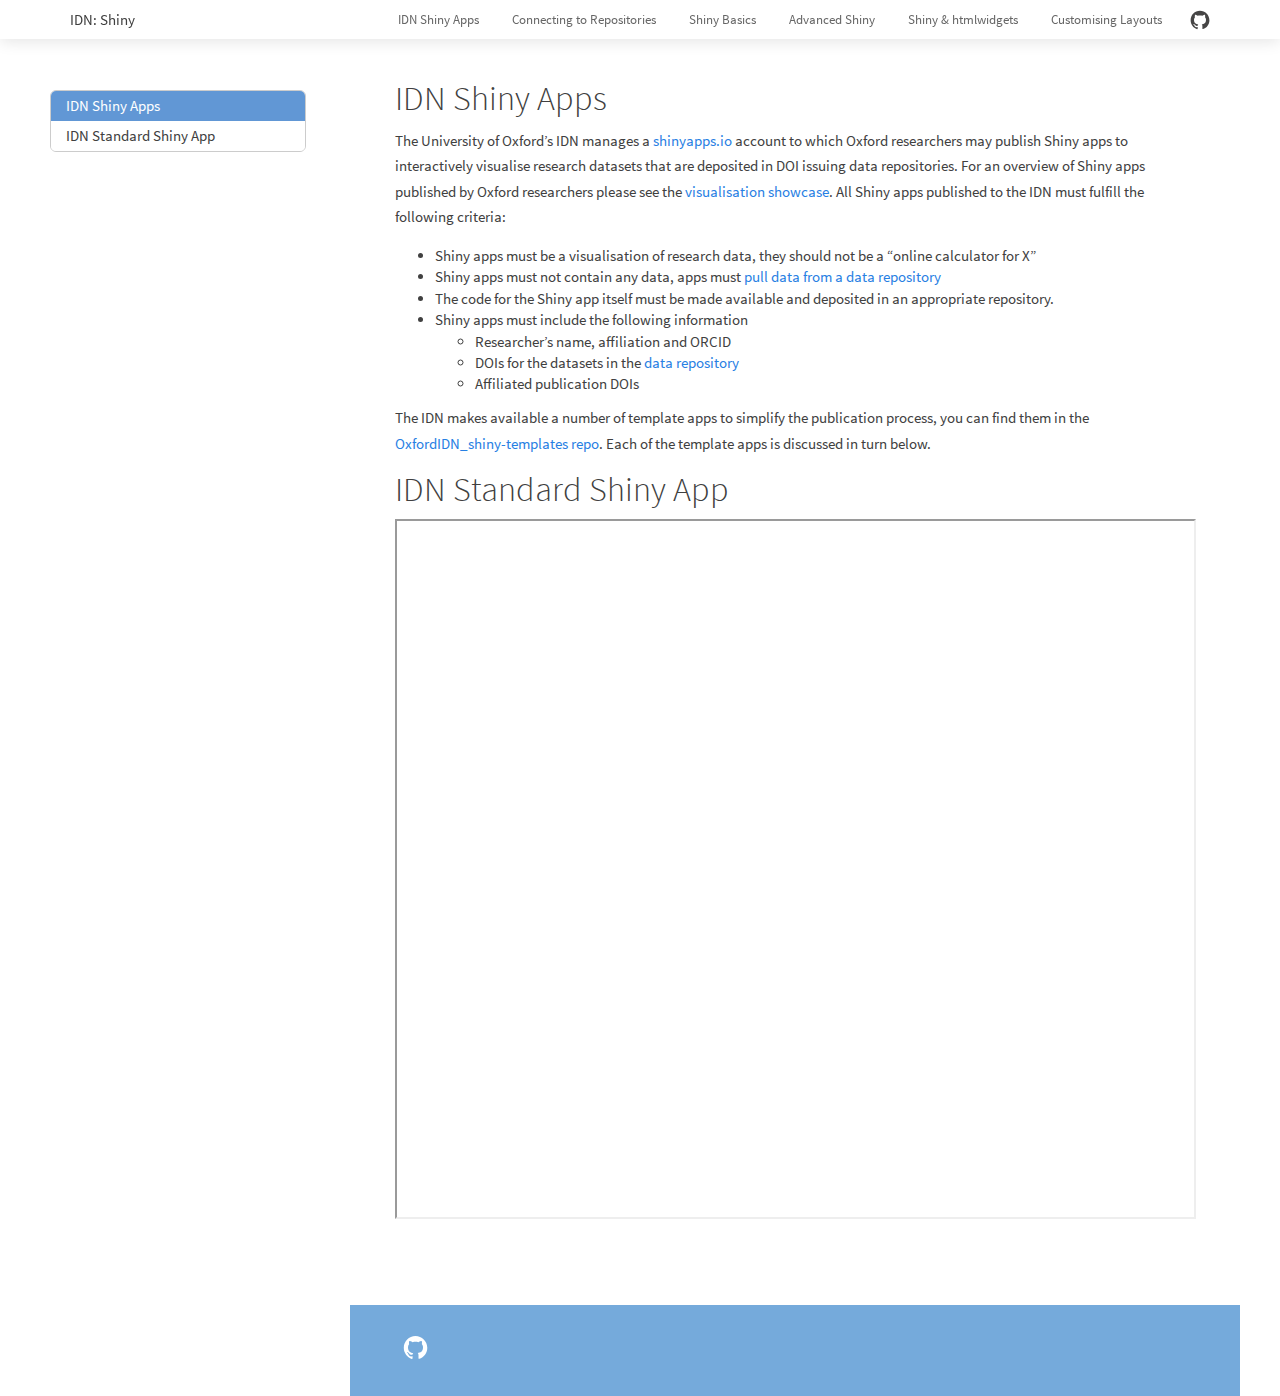
<file: idn-shiny-apps.html>
<!DOCTYPE html>

<html xmlns="http://www.w3.org/1999/xhtml">

<head>

<meta charset="utf-8" />
<meta http-equiv="Content-Type" content="text/html; charset=utf-8" />
<meta name="generator" content="pandoc" />




<title>IDN Shiny Apps</title>

<script src="site_libs/jquery-1.11.3/jquery.min.js"></script>
<meta name="viewport" content="width=device-width, initial-scale=1" />
<link href="site_libs/bootstrap-3.3.5/css/cosmo.min.css" rel="stylesheet" />
<script src="site_libs/bootstrap-3.3.5/js/bootstrap.min.js"></script>
<script src="site_libs/bootstrap-3.3.5/shim/html5shiv.min.js"></script>
<script src="site_libs/bootstrap-3.3.5/shim/respond.min.js"></script>
<script src="site_libs/jqueryui-1.11.4/jquery-ui.min.js"></script>
<link href="site_libs/tocify-1.9.1/jquery.tocify.css" rel="stylesheet" />
<script src="site_libs/tocify-1.9.1/jquery.tocify.js"></script>
<script src="site_libs/navigation-1.1/tabsets.js"></script>
<link href="site_libs/highlightjs-1.1/textmate.css" rel="stylesheet" />
<script src="site_libs/highlightjs-1.1/highlight.js"></script>

<meta name="description" content="Turn your analyses into high quality documents, reports, presentations and dashboards with R Markdown. Use a productive notebook interface to weave together narrative text and code to produce elegantly formatted output. Use multiple languages including R, Python, and SQL. R Markdown supports a reproducible workflow for dozens of static and dynamic output formats including HTML, PDF, MS Word, Beamer, HTML5 slides, Tufte-style handouts, books, dashboards, shiny applications, scientific articles, websites, and more." />

<link rel="icon" type="image/png" href="images/favicon.png" />

<script type="text/javascript" src="js/rmarkdown.js"></script>

<script>
  (function(i,s,o,g,r,a,m){i['GoogleAnalyticsObject']=r;i[r]=i[r]||function(){
  (i[r].q=i[r].q||[]).push(arguments)},i[r].l=1*new Date();a=s.createElement(o),
  m=s.getElementsByTagName(o)[0];a.async=1;a.src=g;m.parentNode.insertBefore(a,m)
  })(window,document,'script','https://www.google-analytics.com/analytics.js','ga');

  ga('create', 'UA-20375833-14', 'auto');
  ga('send', 'pageview');
</script>

<style type="text/css">code{white-space: pre;}</style>
<style type="text/css">
  pre:not([class]) {
    background-color: white;
  }
</style>
<script type="text/javascript">
if (window.hljs && document.readyState && document.readyState === "complete") {
   window.setTimeout(function() {
      hljs.initHighlighting();
   }, 0);
}
</script>



<style type="text/css">
h1 {
  font-size: 34px;
}
h1.title {
  font-size: 38px;
}
h2 {
  font-size: 30px;
}
h3 {
  font-size: 24px;
}
h4 {
  font-size: 18px;
}
h5 {
  font-size: 16px;
}
h6 {
  font-size: 12px;
}
.table th:not([align]) {
  text-align: left;
}
</style>

<link rel="stylesheet" href="css/rmarkdown.css" type="text/css" />

</head>

<body>

<style type = "text/css">
.main-container {
  max-width: 940px;
  margin-left: auto;
  margin-right: auto;
}
code {
  color: inherit;
  background-color: rgba(0, 0, 0, 0.04);
}
img {
  max-width:100%;
  height: auto;
}
.tabbed-pane {
  padding-top: 12px;
}
button.code-folding-btn:focus {
  outline: none;
}
</style>



<div class="container-fluid main-container">

<!-- tabsets -->
<script>
$(document).ready(function () {
  window.buildTabsets("TOC");
});
</script>

<!-- code folding -->




<script>
$(document).ready(function ()  {

    // move toc-ignore selectors from section div to header
    $('div.section.toc-ignore')
        .removeClass('toc-ignore')
        .children('h1,h2,h3,h4,h5').addClass('toc-ignore');

    // establish options
    var options = {
      selectors: "h1,h2,h3",
      theme: "bootstrap3",
      context: '.toc-content',
      hashGenerator: function (text) {
        return text.replace(/[.\\/?&!#<>]/g, '').replace(/\s/g, '_').toLowerCase();
      },
      ignoreSelector: ".toc-ignore",
      scrollTo: 0
    };
    options.showAndHide = false;
    options.smoothScroll = true;

    // tocify
    var toc = $("#TOC").tocify(options).data("toc-tocify");
});
</script>

<style type="text/css">

#TOC {
  margin: 25px 0px 20px 0px;
}
@media (max-width: 768px) {
#TOC {
  position: relative;
  width: 100%;
}
}


.toc-content {
  padding-left: 30px;
  padding-right: 40px;
}

div.main-container {
  max-width: 1200px;
}

div.tocify {
  width: 20%;
  max-width: 260px;
  max-height: 85%;
}

@media (min-width: 768px) and (max-width: 991px) {
  div.tocify {
    width: 25%;
  }
}

@media (max-width: 767px) {
  div.tocify {
    width: 100%;
    max-width: none;
  }
}

.tocify ul, .tocify li {
  line-height: 20px;
}

.tocify-subheader .tocify-item {
  font-size: 0.90em;
  padding-left: 25px;
  text-indent: 0;
}

.tocify .list-group-item {
  border-radius: 0px;
}

.tocify-subheader {
  display: inline;
}
.tocify-subheader .tocify-item {
  font-size: 0.95em;
}

</style>

<!-- setup 3col/9col grid for toc_float and main content  -->
<div class="row-fluid">
<div class="col-xs-12 col-sm-4 col-md-3">
<div id="TOC" class="tocify">
</div>
</div>

<div class="toc-content col-xs-12 col-sm-8 col-md-9">




<div id="rStudioHeader" class="alwaysShrunk">
  <div class="innards bandContent">
    <div>
      IDN: Shiny
    </div>

    <div id="menu">
      <div id="menuToggler"></div>
      <div id="menuItems">
        <a class="menuItem" href="idn-shiny-apps.html">IDN Shiny Apps</a>
        <a class="menuItem" href="connecting-to-repositories.html">Connecting to Repositories</a>
        <a class="menuItem" href="why-interactivity.html">Shiny Basics</a>
        <a class="menuItem" href="charts.html">Advanced Shiny</a>
        <a class="menuItem" href="networks.html">Shiny & htmlwidgets</a>
        <a class="menuItem" href="geoviz_maps.html">Customising Layouts</a>
        <a class="menuItem gitHub" href="https://github.com/fixmeyesplease"></a>
        <a class="menuItem gitHubText" href="https://github.com/fixmeyesplease">Source on GitHub</a>
      </div>
    </div>
  </div>
</div>

<style type="text/css">
#TOC {
  margin-left: 35px;
  margin-top: 90px;
}
</style>

<script type="text/javascript">
$(".main-container").removeClass("main-container").removeClass("container-fluid").addClass("footerPushDown");
</script>


<div id="pageContent" class="standardPadding">
  <div class="articleBandContent">

<style type="text/css">
.title {
  display: none;
}
#disqus_thread {
  display: none;
}
</style>

<div class="fluid-row" id="header">



<h1 class="title toc-ignore">IDN Shiny Apps</h1>

</div>


<div id="idn-shiny-apps" class="section level1">
<h1>IDN Shiny Apps</h1>
<p>The University of Oxford’s IDN manages a <a href="shinyapps.io" class="uri">shinyapps.io</a> account to which Oxford researchers may publish Shiny apps to interactively visualise research datasets that are deposited in DOI issuing data repositories. For an overview of Shiny apps published by Oxford researchers please see the <a href="idn.it.ox.ac.uk/visualisation-showcase">visualisation showcase</a>. All Shiny apps published to the IDN must fulfill the following criteria:</p>
<ul>
<li>Shiny apps must be a visualisation of research data, they should not be a “online calculator for X”</li>
<li>Shiny apps must not contain any data, apps must <a href="connecting-to-repositories.html">pull data from a data repository</a></li>
<li>The code for the Shiny app itself must be made available and deposited in an appropriate repository.</li>
<li>Shiny apps must include the following information
<ul>
<li>Researcher’s name, affiliation and ORCID</li>
<li>DOIs for the datasets in the <a href="connected-to-repositories.html">data repository</a></li>
<li>Affiliated publication DOIs</li>
</ul></li>
</ul>
<p>The IDN makes available a number of template apps to simplify the publication process, you can find them in the <a href="https://github.com/ox-it/OxfordIDN-Shiny-Templates">OxfordIDN_shiny-templates repo</a>. Each of the template apps is discussed in turn below.</p>
</div>
<div id="idn-standard-shiny-app" class="section level1">
<h1>IDN Standard Shiny App</h1>

<iframe src="https://trainingidn.shinyapps.io/idn-standard-template/?allowPopout=TRUE" width="100%" height="700px"></iframe>

</div>

  </div> <!-- articleBandContent -->
</div> <!-- pageContent -->

<div id="rStudioFooter" class="band full">
<div class="bandContent">
  <!--<div id="copyright">© Copyright 2016 RStudio Inc.</div>-->
  <div id="logos">
    <!--<a href="https://twitter.com/rstudio" class="footerLogo twitter"></a>--!>
    <a href="https://github.com/rstudio" class="footerLogo gitHub"></a>
    <!--<a href="https://www.linkedin.com/company/rstudio-inc" class="footerLogo linkedIn"></a>
    <a href="https://www.facebook.com/pages/RStudio-Inc/267733656584415" Class="footerLogo facebook"></a>-->
  </div>
</div>
</div>

<!-- bizible -->
<script type="text/javascript" src="//cdn.bizible.com/scripts/bizible.js" async=""></script>


<!-- disqus - ->
 <div id="disqus_thread" class="standardPadding"></div>
    <script type="text/javascript">
      $(document).ready(function() {
        /* * * CONFIGURATION VARIABLES: EDIT BEFORE PASTING INTO YOUR WEBPAGE * * */
        var disqus_shortname = 'rmarkdown'; // required: replace example with your forum shortname

        /* * * DON'T EDIT BELOW THIS LINE * * */
        (function() {
            // create disqus script tag
            var dsq = document.createElement('script'); dsq.type = 'text/javascript'; dsq.async = true;
            dsq.src = '//' + disqus_shortname + '.disqus.com/embed.js';

            // determine container
            var container = document.getElementsByTagName('body')[0] || document.getElementsByTagName('head')[0];

            // append script tag enclosed by google indexing suppression comment
            container.appendChild(document.createComment('googleoff: all'));
            container.appendChild(dsq);
            container.appendChild(document.createComment('googleon: all'));
        })();
      });
    </script>
    <noscript>Please enable JavaScript to view the <a href="http://disqus.com/?ref_noscript">comments powered by Disqus.</a></noscript>
    <a href="http://disqus.com" class="dsq-brlink">comments powered by <span class="logo-disqus">Disqus</span></a>
-->


</div>
</div>

</div>

<script>

// add bootstrap table styles to pandoc tables
function bootstrapStylePandocTables() {
  $('tr.header').parent('thead').parent('table').addClass('table table-condensed');
}
$(document).ready(function () {
  bootstrapStylePandocTables();
});


</script>


</body>
</html>
</file>
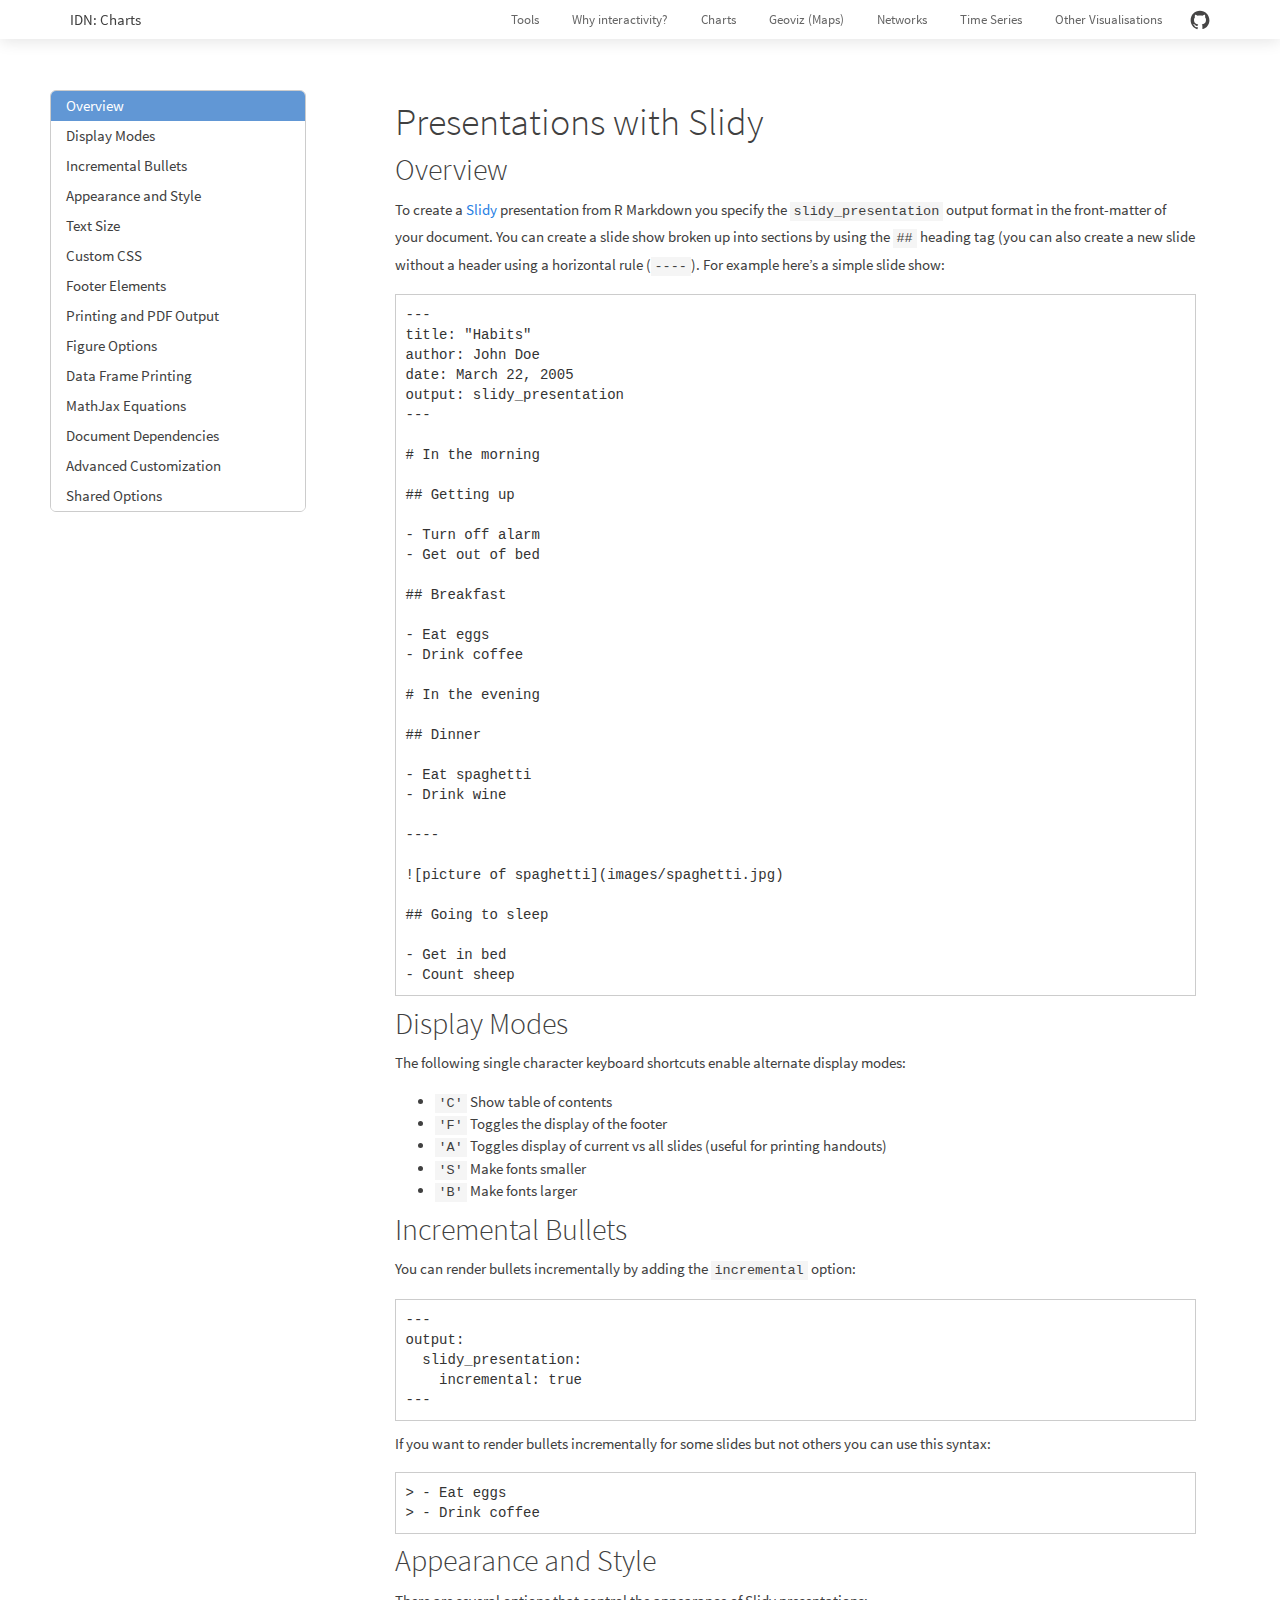
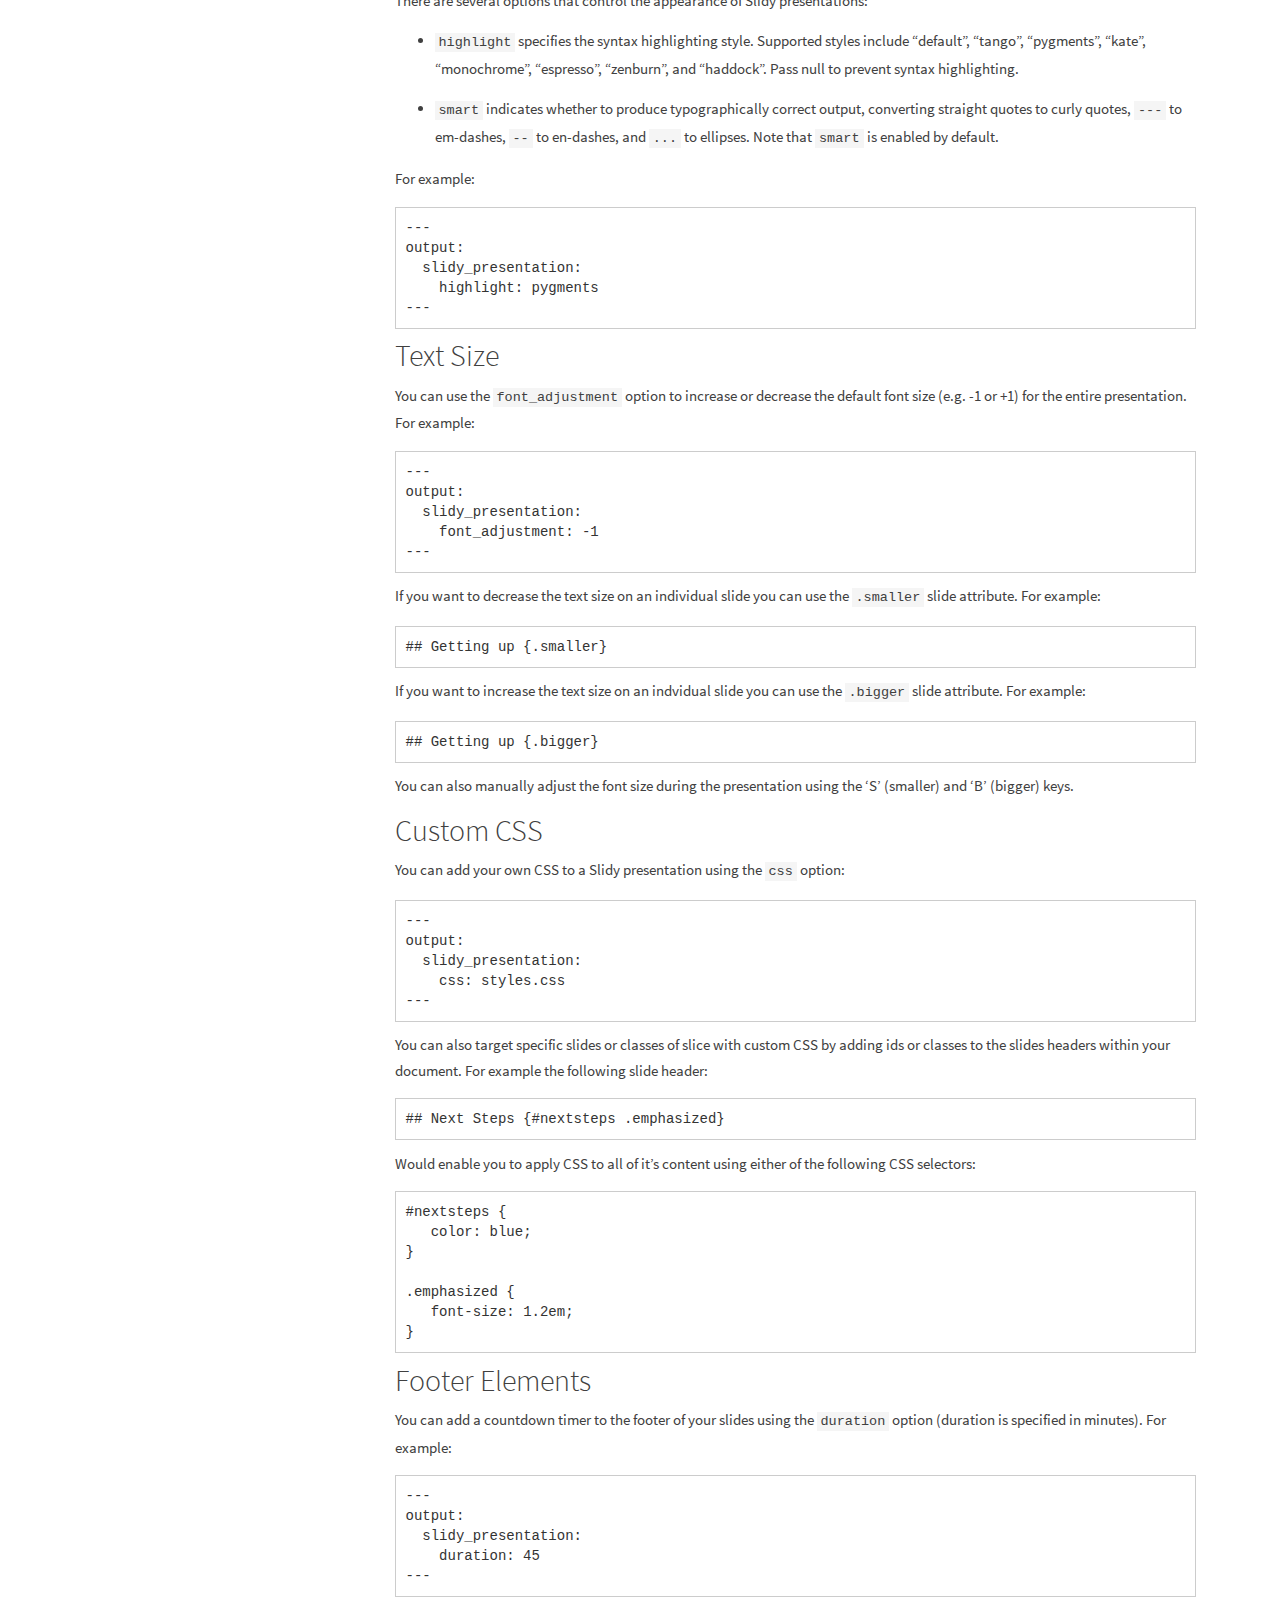
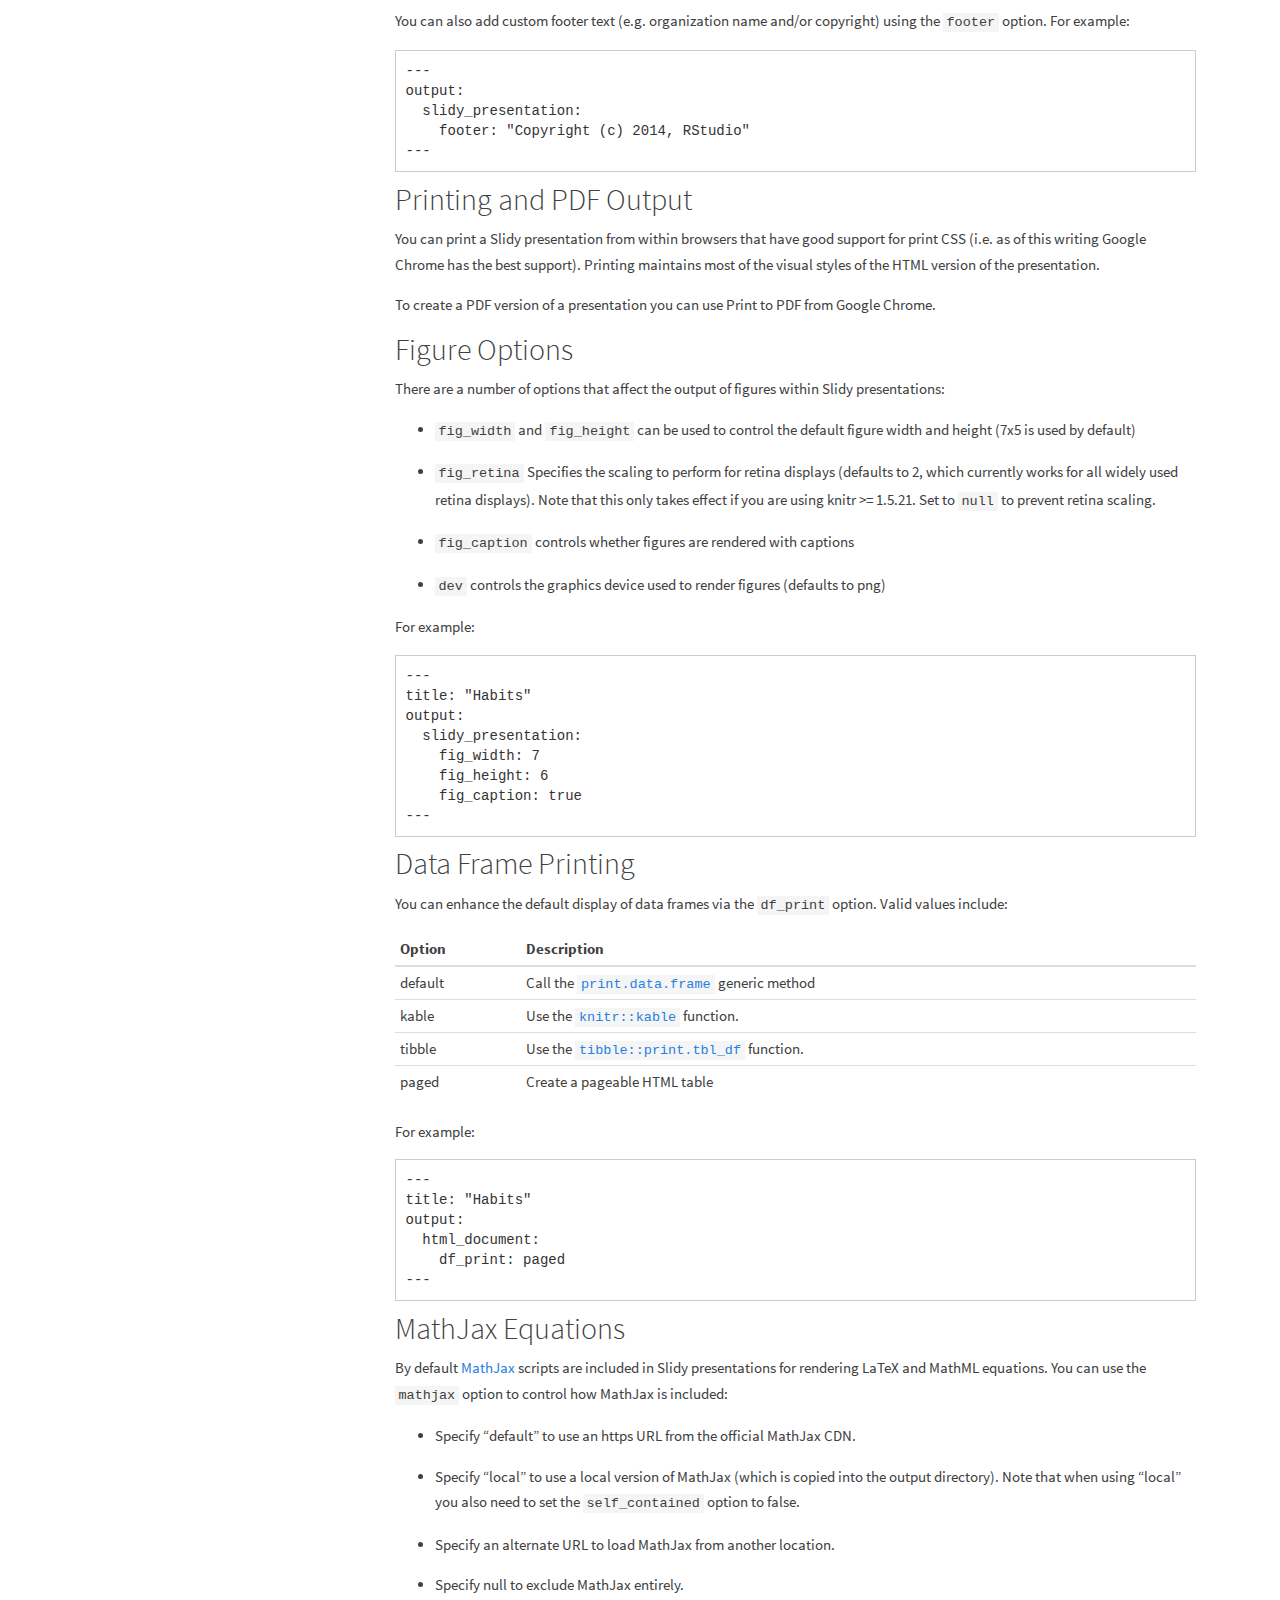
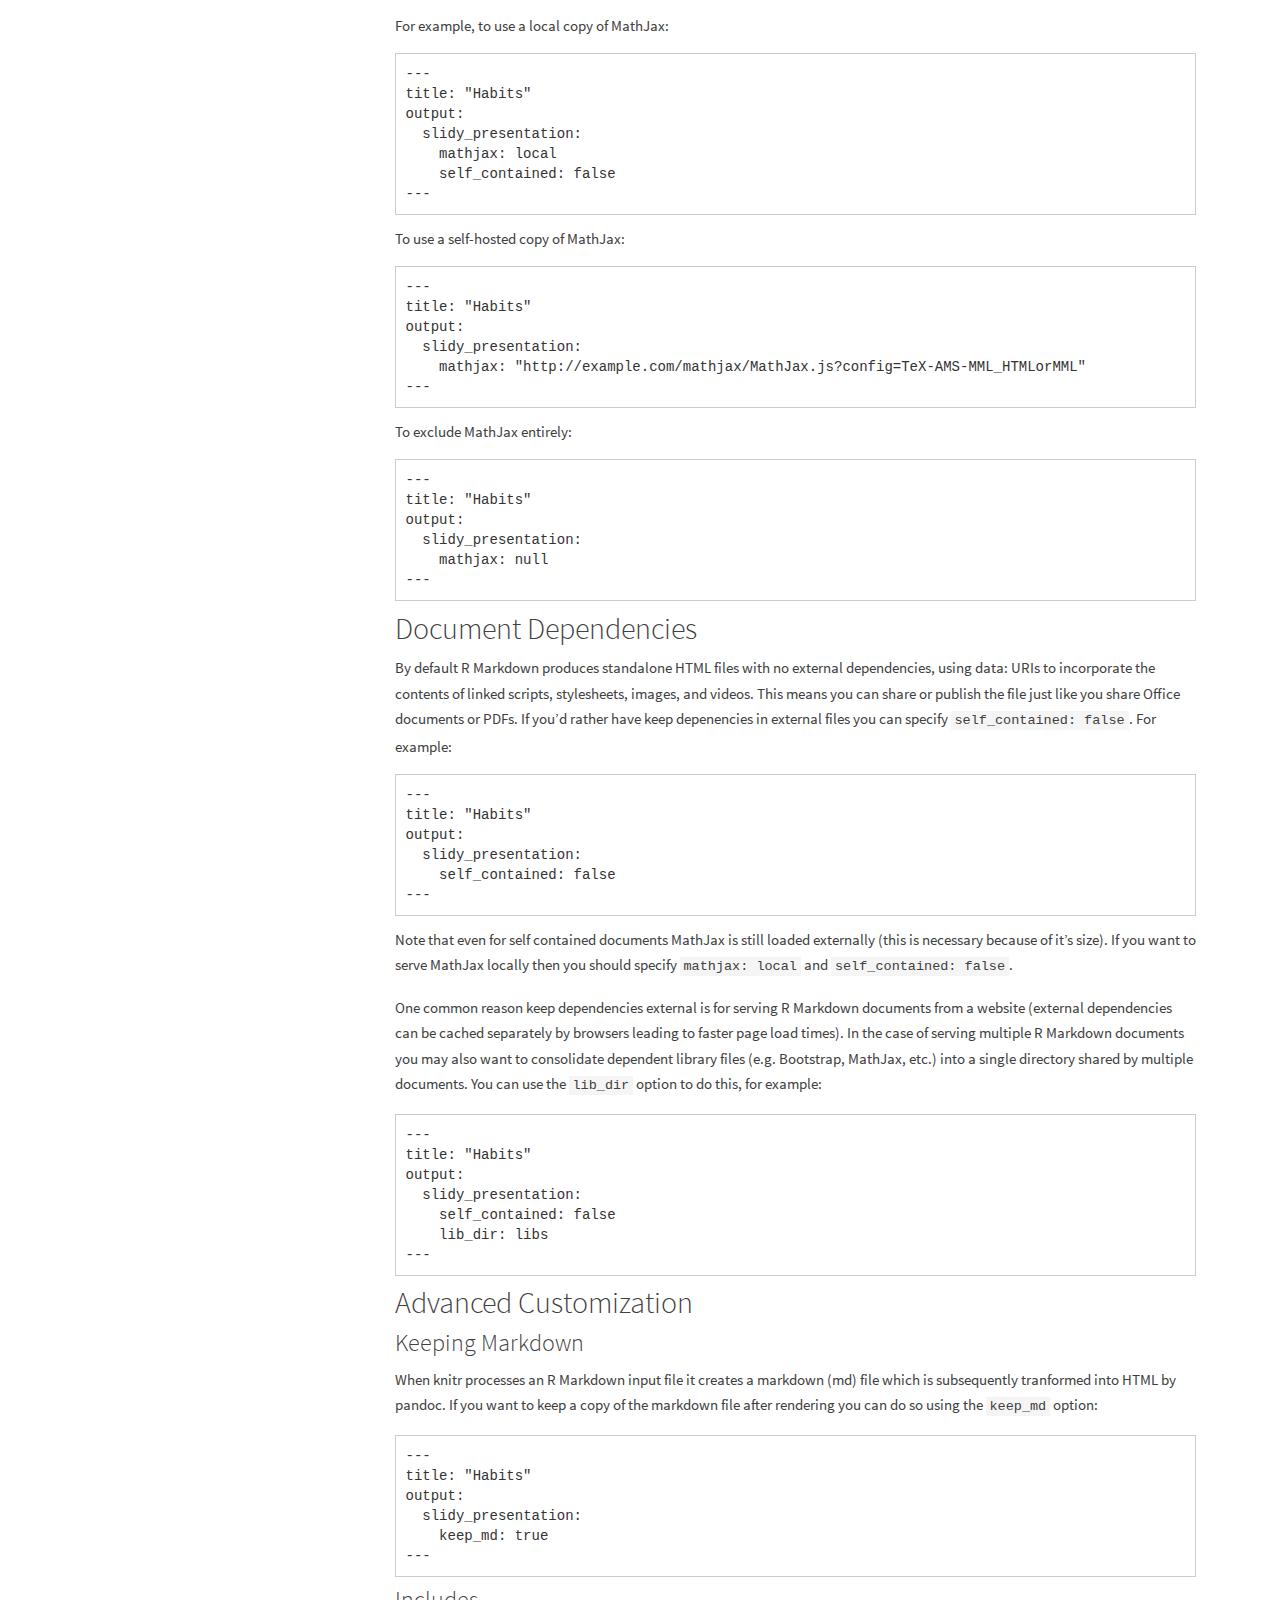
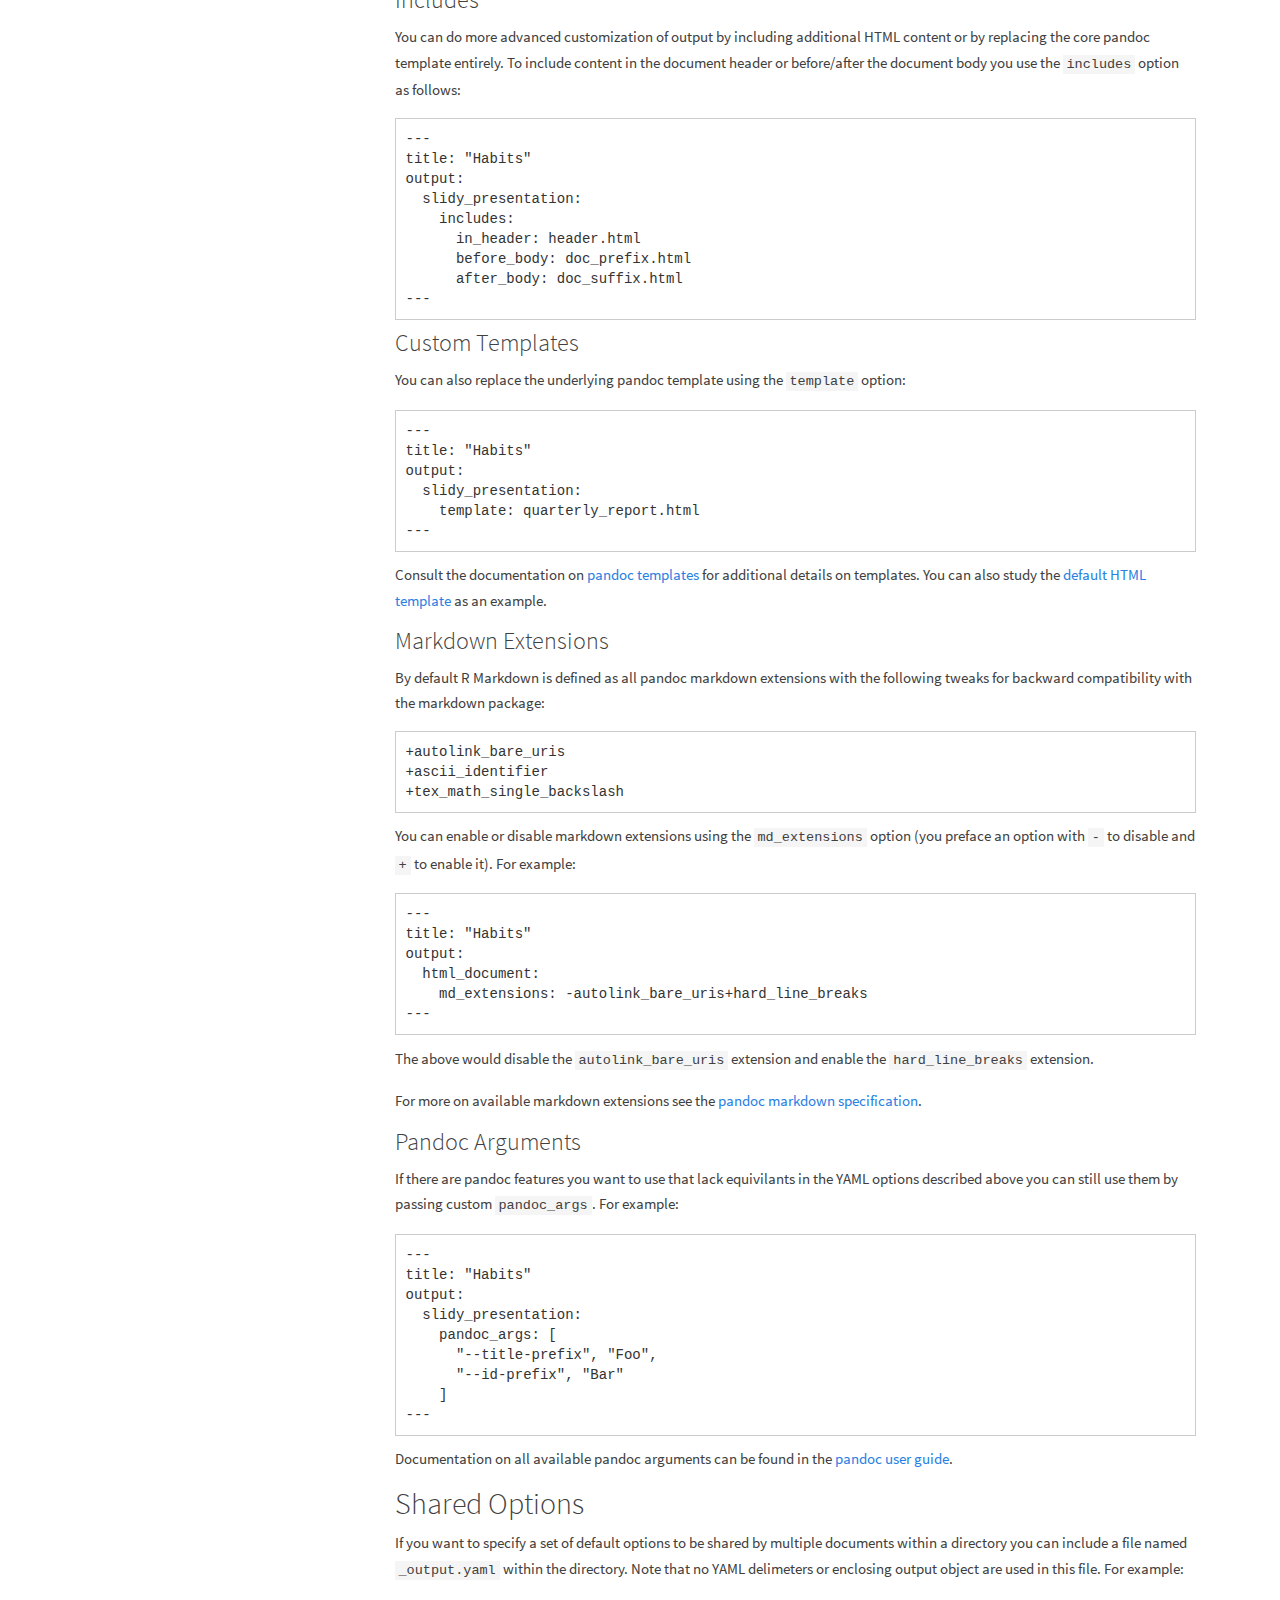
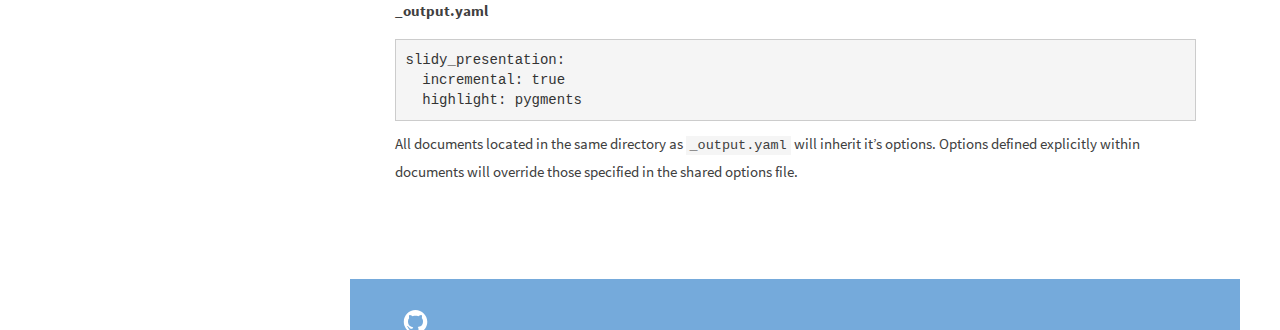
<file: slidy_presentation_format.html>
<!DOCTYPE html>

<html xmlns="http://www.w3.org/1999/xhtml">

<head>

<meta charset="utf-8" />
<meta http-equiv="Content-Type" content="text/html; charset=utf-8" />
<meta name="generator" content="pandoc" />




<title>Presentations with Slidy</title>

<script src="site_libs/jquery-1.11.3/jquery.min.js"></script>
<meta name="viewport" content="width=device-width, initial-scale=1" />
<link href="site_libs/bootstrap-3.3.5/css/cosmo.min.css" rel="stylesheet" />
<script src="site_libs/bootstrap-3.3.5/js/bootstrap.min.js"></script>
<script src="site_libs/bootstrap-3.3.5/shim/html5shiv.min.js"></script>
<script src="site_libs/bootstrap-3.3.5/shim/respond.min.js"></script>
<script src="site_libs/jqueryui-1.11.4/jquery-ui.min.js"></script>
<link href="site_libs/tocify-1.9.1/jquery.tocify.css" rel="stylesheet" />
<script src="site_libs/tocify-1.9.1/jquery.tocify.js"></script>
<script src="site_libs/navigation-1.1/tabsets.js"></script>
<link href="site_libs/highlightjs-1.1/textmate.css" rel="stylesheet" />
<script src="site_libs/highlightjs-1.1/highlight.js"></script>

<meta name="description" content="Turn your analyses into high quality documents, reports, presentations and dashboards with R Markdown. Use a productive notebook interface to weave together narrative text and code to produce elegantly formatted output. Use multiple languages including R, Python, and SQL. R Markdown supports a reproducible workflow for dozens of static and dynamic output formats including HTML, PDF, MS Word, Beamer, HTML5 slides, Tufte-style handouts, books, dashboards, shiny applications, scientific articles, websites, and more." />

<link rel="icon" type="image/png" href="images/favicon.png" />

<script type="text/javascript" src="js/rmarkdown.js"></script>

<script>
  (function(i,s,o,g,r,a,m){i['GoogleAnalyticsObject']=r;i[r]=i[r]||function(){
  (i[r].q=i[r].q||[]).push(arguments)},i[r].l=1*new Date();a=s.createElement(o),
  m=s.getElementsByTagName(o)[0];a.async=1;a.src=g;m.parentNode.insertBefore(a,m)
  })(window,document,'script','https://www.google-analytics.com/analytics.js','ga');

  ga('create', 'UA-20375833-14', 'auto');
  ga('send', 'pageview');
</script>

<style type="text/css">code{white-space: pre;}</style>
<style type="text/css">
  pre:not([class]) {
    background-color: white;
  }
</style>
<script type="text/javascript">
if (window.hljs && document.readyState && document.readyState === "complete") {
   window.setTimeout(function() {
      hljs.initHighlighting();
   }, 0);
}
</script>



<style type="text/css">
h1 {
  font-size: 34px;
}
h1.title {
  font-size: 38px;
}
h2 {
  font-size: 30px;
}
h3 {
  font-size: 24px;
}
h4 {
  font-size: 18px;
}
h5 {
  font-size: 16px;
}
h6 {
  font-size: 12px;
}
.table th:not([align]) {
  text-align: left;
}
</style>

<link rel="stylesheet" href="css/rmarkdown.css" type="text/css" />

</head>

<body>

<style type = "text/css">
.main-container {
  max-width: 940px;
  margin-left: auto;
  margin-right: auto;
}
code {
  color: inherit;
  background-color: rgba(0, 0, 0, 0.04);
}
img {
  max-width:100%;
  height: auto;
}
.tabbed-pane {
  padding-top: 12px;
}
button.code-folding-btn:focus {
  outline: none;
}
</style>



<div class="container-fluid main-container">

<!-- tabsets -->
<script>
$(document).ready(function () {
  window.buildTabsets("TOC");
});
</script>

<!-- code folding -->




<script>
$(document).ready(function ()  {

    // move toc-ignore selectors from section div to header
    $('div.section.toc-ignore')
        .removeClass('toc-ignore')
        .children('h1,h2,h3,h4,h5').addClass('toc-ignore');

    // establish options
    var options = {
      selectors: "h1,h2,h3",
      theme: "bootstrap3",
      context: '.toc-content',
      hashGenerator: function (text) {
        return text.replace(/[.\\/?&!#<>]/g, '').replace(/\s/g, '_').toLowerCase();
      },
      ignoreSelector: ".toc-ignore",
      scrollTo: 0
    };
    options.showAndHide = true;
    options.smoothScroll = true;

    // tocify
    var toc = $("#TOC").tocify(options).data("toc-tocify");
});
</script>

<style type="text/css">

#TOC {
  margin: 25px 0px 20px 0px;
}
@media (max-width: 768px) {
#TOC {
  position: relative;
  width: 100%;
}
}


.toc-content {
  padding-left: 30px;
  padding-right: 40px;
}

div.main-container {
  max-width: 1200px;
}

div.tocify {
  width: 20%;
  max-width: 260px;
  max-height: 85%;
}

@media (min-width: 768px) and (max-width: 991px) {
  div.tocify {
    width: 25%;
  }
}

@media (max-width: 767px) {
  div.tocify {
    width: 100%;
    max-width: none;
  }
}

.tocify ul, .tocify li {
  line-height: 20px;
}

.tocify-subheader .tocify-item {
  font-size: 0.90em;
  padding-left: 25px;
  text-indent: 0;
}

.tocify .list-group-item {
  border-radius: 0px;
}


</style>

<!-- setup 3col/9col grid for toc_float and main content  -->
<div class="row-fluid">
<div class="col-xs-12 col-sm-4 col-md-3">
<div id="TOC" class="tocify">
</div>
</div>

<div class="toc-content col-xs-12 col-sm-8 col-md-9">




<div id="rStudioHeader" class="alwaysShrunk">
  <div class="innards bandContent">
    <div>
      IDN: Charts
    </div>

    <div id="menu">
      <div id="menuToggler"></div>
      <div id="menuItems">
        <a class="menuItem" href="tools.html">Tools</a>
        <a class="menuItem" href="why-interactivity.html">Why interactivity?</a>
        <a class="menuItem" href="charts.html">Charts</a>
        <a class="menuItem" href="geoviz_maps.html">Geoviz (Maps)</a>
        <a class="menuItem" href="networks.html">Networks</a>
        <a class="menuItem" href="timeseries.html">Time Series</a>
        <a class="menuItem" href="other.html">Other Visualisations</a>
        <a class="menuItem gitHub" href="https://github.com/fixmeyesplease"></a>
        <a class="menuItem gitHubText" href="https://github.com/fixmeyesplease">Source on GitHub</a>
      </div>
    </div>
  </div>
</div>

<style type="text/css">
#TOC {
  margin-left: 35px;
  margin-top: 90px;
}
</style>

<script type="text/javascript">
$(".main-container").removeClass("main-container").removeClass("container-fluid").addClass("footerPushDown");
</script>


<div id="pageContent" class="standardPadding">
  <div class="articleBandContent">

<div class="fluid-row" id="header">



<h1 class="title toc-ignore">Presentations with Slidy</h1>

</div>


<div id="overview" class="section level2">
<h2>Overview</h2>
<p>To create a <a href="http://www.w3.org/Talks/Tools/Slidy2/">Slidy</a> presentation from R Markdown you specify the <code>slidy_presentation</code> output format in the front-matter of your document. You can create a slide show broken up into sections by using the <code>##</code> heading tag (you can also create a new slide without a header using a horizontal rule (<code>----</code>). For example here’s a simple slide show:</p>
<pre><code>---
title: &quot;Habits&quot;
author: John Doe
date: March 22, 2005
output: slidy_presentation
---

# In the morning

## Getting up

- Turn off alarm
- Get out of bed

## Breakfast

- Eat eggs
- Drink coffee

# In the evening

## Dinner

- Eat spaghetti
- Drink wine

----

![picture of spaghetti](images/spaghetti.jpg)

## Going to sleep

- Get in bed
- Count sheep</code></pre>
</div>
<div id="display-modes" class="section level2">
<h2>Display Modes</h2>
<p>The following single character keyboard shortcuts enable alternate display modes:</p>
<ul>
<li><code>'C'</code> Show table of contents</li>
<li><code>'F'</code> Toggles the display of the footer</li>
<li><code>'A'</code> Toggles display of current vs all slides (useful for printing handouts)</li>
<li><code>'S'</code> Make fonts smaller</li>
<li><code>'B'</code> Make fonts larger</li>
</ul>
</div>
<div id="incremental-bullets" class="section level2">
<h2>Incremental Bullets</h2>
<p>You can render bullets incrementally by adding the <code>incremental</code> option:</p>
<pre><code>---
output:
  slidy_presentation:
    incremental: true
---</code></pre>
<p>If you want to render bullets incrementally for some slides but not others you can use this syntax:</p>
<pre><code>&gt; - Eat eggs
&gt; - Drink coffee</code></pre>
</div>
<div id="appearance-and-style" class="section level2">
<h2>Appearance and Style</h2>
<p>There are several options that control the appearance of Slidy presentations:</p>
<ul>
<li><p><code>highlight</code> specifies the syntax highlighting style. Supported styles include “default”, “tango”, “pygments”, “kate”, “monochrome”, “espresso”, “zenburn”, and “haddock”. Pass null to prevent syntax highlighting.</p></li>
<li><p><code>smart</code> indicates whether to produce typographically correct output, converting straight quotes to curly quotes, <code>---</code> to em-dashes, <code>--</code> to en-dashes, and <code>...</code> to ellipses. Note that <code>smart</code> is enabled by default.</p></li>
</ul>
<p>For example:</p>
<pre><code>---
output:
  slidy_presentation:
    highlight: pygments
---</code></pre>
</div>
<div id="text-size" class="section level2">
<h2>Text Size</h2>
<p>You can use the <code>font_adjustment</code> option to increase or decrease the default font size (e.g. -1 or +1) for the entire presentation. For example:</p>
<pre><code>---
output:
  slidy_presentation:
    font_adjustment: -1
---</code></pre>
<p>If you want to decrease the text size on an individual slide you can use the <code>.smaller</code> slide attribute. For example:</p>
<pre><code>## Getting up {.smaller}</code></pre>
<p>If you want to increase the text size on an indvidual slide you can use the <code>.bigger</code> slide attribute. For example:</p>
<pre><code>## Getting up {.bigger}</code></pre>
<p>You can also manually adjust the font size during the presentation using the ‘S’ (smaller) and ‘B’ (bigger) keys.</p>
</div>
<div id="custom-css" class="section level2">
<h2>Custom CSS</h2>
<p>You can add your own CSS to a Slidy presentation using the <code>css</code> option:</p>
<pre><code>---
output:
  slidy_presentation:
    css: styles.css
---</code></pre>
<p>You can also target specific slides or classes of slice with custom CSS by adding ids or classes to the slides headers within your document. For example the following slide header:</p>
<pre><code>## Next Steps {#nextsteps .emphasized}</code></pre>
<p>Would enable you to apply CSS to all of it’s content using either of the following CSS selectors:</p>
<pre><code>#nextsteps {
   color: blue;
}

.emphasized {
   font-size: 1.2em;
}</code></pre>
</div>
<div id="footer-elements" class="section level2">
<h2>Footer Elements</h2>
<p>You can add a countdown timer to the footer of your slides using the <code>duration</code> option (duration is specified in minutes). For example:</p>
<pre><code>---
output:
  slidy_presentation:
    duration: 45
---</code></pre>
<p>You can also add custom footer text (e.g. organization name and/or copyright) using the <code>footer</code> option. For example:</p>
<pre><code>---
output:
  slidy_presentation:
    footer: &quot;Copyright (c) 2014, RStudio&quot;
---</code></pre>
</div>
<div id="printing-and-pdf-output" class="section level2">
<h2>Printing and PDF Output</h2>
<p>You can print a Slidy presentation from within browsers that have good support for print CSS (i.e. as of this writing Google Chrome has the best support). Printing maintains most of the visual styles of the HTML version of the presentation.</p>
<p>To create a PDF version of a presentation you can use Print to PDF from Google Chrome.</p>
</div>
<div id="figure-options" class="section level2">
<h2>Figure Options</h2>
<p>There are a number of options that affect the output of figures within Slidy presentations:</p>
<ul>
<li><p><code>fig_width</code> and <code>fig_height</code> can be used to control the default figure width and height (7x5 is used by default)</p></li>
<li><p><code>fig_retina</code> Specifies the scaling to perform for retina displays (defaults to 2, which currently works for all widely used retina displays). Note that this only takes effect if you are using knitr &gt;= 1.5.21. Set to <code>null</code> to prevent retina scaling.</p></li>
<li><p><code>fig_caption</code> controls whether figures are rendered with captions</p></li>
<li><p><code>dev</code> controls the graphics device used to render figures (defaults to png)</p></li>
</ul>
<p>For example:</p>
<pre><code>---
title: &quot;Habits&quot;
output:
  slidy_presentation:
    fig_width: 7
    fig_height: 6
    fig_caption: true
---</code></pre>
</div>
<div id="data-frame-printing" class="section level2">
<h2>Data Frame Printing</h2>
<p>You can enhance the default display of data frames via the <code>df_print</code> option. Valid values include:</p>
<table>
<thead>
<tr class="header">
<th>Option</th>
<th>Description</th>
</tr>
</thead>
<tbody>
<tr class="odd">
<td>default</td>
<td>Call the <a href="https://stat.ethz.ch/R-manual/R-devel/library/base/html/print.dataframe.html"><code>print.data.frame</code></a> generic method</td>
</tr>
<tr class="even">
<td>kable</td>
<td>Use the <a href="https://www.rdocumentation.org/packages/knitr/versions/1.12.3/topics/kable"><code>knitr::kable</code></a> function.</td>
</tr>
<tr class="odd">
<td>tibble</td>
<td>Use the <a href="https://www.rdocumentation.org/packages/tibble/versions/1.2/topics/print.tbl_df"><code>tibble::print.tbl_df</code></a> function.</td>
</tr>
<tr class="even">
<td>paged</td>
<td>Create a pageable HTML table</td>
</tr>
</tbody>
</table>
<p>For example:</p>
<pre><code>---
title: &quot;Habits&quot;
output:
  html_document:
    df_print: paged
---</code></pre>
</div>
<div id="mathjax-equations" class="section level2">
<h2>MathJax Equations</h2>
<p>By default <a href="http://www.mathjax.org/">MathJax</a> scripts are included in Slidy presentations for rendering LaTeX and MathML equations. You can use the <code>mathjax</code> option to control how MathJax is included:</p>
<ul>
<li><p>Specify “default” to use an https URL from the official MathJax CDN.</p></li>
<li><p>Specify “local” to use a local version of MathJax (which is copied into the output directory). Note that when using “local” you also need to set the <code>self_contained</code> option to false.</p></li>
<li><p>Specify an alternate URL to load MathJax from another location.</p></li>
<li><p>Specify null to exclude MathJax entirely.</p></li>
</ul>
<p>For example, to use a local copy of MathJax:</p>
<pre><code>---
title: &quot;Habits&quot;
output:
  slidy_presentation:
    mathjax: local
    self_contained: false
---</code></pre>
<p>To use a self-hosted copy of MathJax:</p>
<pre><code>---
title: &quot;Habits&quot;
output:
  slidy_presentation:
    mathjax: &quot;http://example.com/mathjax/MathJax.js?config=TeX-AMS-MML_HTMLorMML&quot;
---</code></pre>
<p>To exclude MathJax entirely:</p>
<pre><code>---
title: &quot;Habits&quot;
output:
  slidy_presentation:
    mathjax: null
---</code></pre>
</div>
<div id="document-dependencies" class="section level2">
<h2>Document Dependencies</h2>
<p>By default R Markdown produces standalone HTML files with no external dependencies, using data: URIs to incorporate the contents of linked scripts, stylesheets, images, and videos. This means you can share or publish the file just like you share Office documents or PDFs. If you’d rather have keep depenencies in external files you can specify <code>self_contained: false</code>. For example:</p>
<pre><code>---
title: &quot;Habits&quot;
output:
  slidy_presentation:
    self_contained: false
---</code></pre>
<p>Note that even for self contained documents MathJax is still loaded externally (this is necessary because of it’s size). If you want to serve MathJax locally then you should specify <code>mathjax: local</code> and <code>self_contained: false</code>.</p>
<p>One common reason keep dependencies external is for serving R Markdown documents from a website (external dependencies can be cached separately by browsers leading to faster page load times). In the case of serving multiple R Markdown documents you may also want to consolidate dependent library files (e.g. Bootstrap, MathJax, etc.) into a single directory shared by multiple documents. You can use the <code>lib_dir</code> option to do this, for example:</p>
<pre><code>---
title: &quot;Habits&quot;
output:
  slidy_presentation:
    self_contained: false
    lib_dir: libs
---</code></pre>
</div>
<div id="advanced-customization" class="section level2">
<h2>Advanced Customization</h2>
<div id="keeping-markdown" class="section level3">
<h3>Keeping Markdown</h3>
<p>When knitr processes an R Markdown input file it creates a markdown (md) file which is subsequently tranformed into HTML by pandoc. If you want to keep a copy of the markdown file after rendering you can do so using the <code>keep_md</code> option:</p>
<pre><code>---
title: &quot;Habits&quot;
output:
  slidy_presentation:
    keep_md: true
---</code></pre>
</div>
<div id="includes" class="section level3">
<h3>Includes</h3>
<p>You can do more advanced customization of output by including additional HTML content or by replacing the core pandoc template entirely. To include content in the document header or before/after the document body you use the <code>includes</code> option as follows:</p>
<pre><code>---
title: &quot;Habits&quot;
output:
  slidy_presentation:
    includes:
      in_header: header.html
      before_body: doc_prefix.html
      after_body: doc_suffix.html
---</code></pre>
</div>
<div id="custom-templates" class="section level3">
<h3>Custom Templates</h3>
<p>You can also replace the underlying pandoc template using the <code>template</code> option:</p>
<pre><code>---
title: &quot;Habits&quot;
output:
  slidy_presentation:
    template: quarterly_report.html
---</code></pre>
<p>Consult the documentation on <a href="http://pandoc.org/README.html#templates">pandoc templates</a> for additional details on templates. You can also study the <a href="https://github.com/jgm/pandoc-templates/blob/master/default.html">default HTML template</a> as an example.</p>
</div>
<div id="markdown-extensions" class="section level3">
<h3>Markdown Extensions</h3>
<p>By default R Markdown is defined as all pandoc markdown extensions with the following tweaks for backward compatibility with the markdown package:</p>
<pre><code>+autolink_bare_uris
+ascii_identifier
+tex_math_single_backslash</code></pre>
<p>You can enable or disable markdown extensions using the <code>md_extensions</code> option (you preface an option with <code>-</code> to disable and <code>+</code> to enable it). For example:</p>
<pre><code>---
title: &quot;Habits&quot;
output:
  html_document:
    md_extensions: -autolink_bare_uris+hard_line_breaks
---</code></pre>
<p>The above would disable the <code>autolink_bare_uris</code> extension and enable the <code>hard_line_breaks</code> extension.</p>
<p>For more on available markdown extensions see the <a href="http://pandoc.org/README.html#pandocs-markdown">pandoc markdown specification</a>.</p>
</div>
<div id="pandoc-arguments" class="section level3">
<h3>Pandoc Arguments</h3>
<p>If there are pandoc features you want to use that lack equivilants in the YAML options described above you can still use them by passing custom <code>pandoc_args</code>. For example:</p>
<pre><code>---
title: &quot;Habits&quot;
output:
  slidy_presentation:
    pandoc_args: [
      &quot;--title-prefix&quot;, &quot;Foo&quot;,
      &quot;--id-prefix&quot;, &quot;Bar&quot;
    ]
---</code></pre>
<p>Documentation on all available pandoc arguments can be found in the <a href="http://johnmacfarlane.net/pandoc/README.html#options">pandoc user guide</a>.</p>
</div>
</div>
<div id="shared-options" class="section level2">
<h2>Shared Options</h2>
<p>If you want to specify a set of default options to be shared by multiple documents within a directory you can include a file named <code>_output.yaml</code> within the directory. Note that no YAML delimeters or enclosing output object are used in this file. For example:</p>
<p><strong>_output.yaml</strong></p>
<pre class="yaml"><code>slidy_presentation:
  incremental: true
  highlight: pygments</code></pre>
<p>All documents located in the same directory as <code>_output.yaml</code> will inherit it’s options. Options defined explicitly within documents will override those specified in the shared options file.</p>
</div>

  </div> <!-- articleBandContent -->
</div> <!-- pageContent -->

<div id="rStudioFooter" class="band full">
<div class="bandContent">
  <!--<div id="copyright">© Copyright 2016 RStudio Inc.</div>-->
  <div id="logos">
    <!--<a href="https://twitter.com/rstudio" class="footerLogo twitter"></a>--!>
    <a href="https://github.com/rstudio" class="footerLogo gitHub"></a>
    <!--<a href="https://www.linkedin.com/company/rstudio-inc" class="footerLogo linkedIn"></a>
    <a href="https://www.facebook.com/pages/RStudio-Inc/267733656584415" Class="footerLogo facebook"></a>-->
  </div>
</div>
</div>

<!-- bizible -->
<script type="text/javascript" src="//cdn.bizible.com/scripts/bizible.js" async=""></script>


<!-- disqus - ->
 <div id="disqus_thread" class="standardPadding"></div>
    <script type="text/javascript">
      $(document).ready(function() {
        /* * * CONFIGURATION VARIABLES: EDIT BEFORE PASTING INTO YOUR WEBPAGE * * */
        var disqus_shortname = 'rmarkdown'; // required: replace example with your forum shortname

        /* * * DON'T EDIT BELOW THIS LINE * * */
        (function() {
            // create disqus script tag
            var dsq = document.createElement('script'); dsq.type = 'text/javascript'; dsq.async = true;
            dsq.src = '//' + disqus_shortname + '.disqus.com/embed.js';

            // determine container
            var container = document.getElementsByTagName('body')[0] || document.getElementsByTagName('head')[0];

            // append script tag enclosed by google indexing suppression comment
            container.appendChild(document.createComment('googleoff: all'));
            container.appendChild(dsq);
            container.appendChild(document.createComment('googleon: all'));
        })();
      });
    </script>
    <noscript>Please enable JavaScript to view the <a href="http://disqus.com/?ref_noscript">comments powered by Disqus.</a></noscript>
    <a href="http://disqus.com" class="dsq-brlink">comments powered by <span class="logo-disqus">Disqus</span></a>
-->


</div>
</div>

</div>

<script>

// add bootstrap table styles to pandoc tables
function bootstrapStylePandocTables() {
  $('tr.header').parent('thead').parent('table').addClass('table table-condensed');
}
$(document).ready(function () {
  bootstrapStylePandocTables();
});


</script>


</body>
</html>
</file>
<file: site_libs/highlightjs-1.1/textmate.css>
pre .operator,
pre .paren {
  color: rgb(104, 118, 135)
}

pre .literal {
  color: rgb(88, 72, 246)
}

pre .number {
  color: rgb(0, 0, 205);
}

pre .comment {
  color: rgb(76, 136, 107);
}

pre .keyword {
  color: rgb(0, 0, 255);
}

pre .identifier {
  color: rgb(0, 0, 0);
}

pre .string {
  color: rgb(3, 106, 7);
}
</file>
<file: css/rmarkdown.css>
body {
  font-family: "Source Sans Pro", "Helvetica Neue", Helvetica Neue, Helvetica, Arial, sans-serif;
  background-color:#fff;

  font-weight: normal;
  color: #404040;
}

html, body, .footerPushDown {
  height: 100%;
}

p {
  line-height: 1.7em;
  margin-bottom: 1em;
}

.band.full {
  position: relative;
}

.band.full.first {
  height: 550px;
}

.band.full.second {
  height: 480px;

  overflow: hidden;
  border-bottom: 1px solid #f8f8f8;
}

.band.full.third {
  height: 520px;
}

.bandContent, .standardPadding .articleBandContent {
  margin: 0 auto;
  max-width: 1140px;
}

.vCenter {
  position: relative;
  min-height: 100%;
  height: 100%;
  display: flex;
  flex-direction: column;
  justify-content: center;
}

.rightText .vCenter {
  align-items: flex-end;
}

.band .imageOne {
  position: absolute;
  left: 0px;
  bottom: -120px;
  width: 630px;
  height: auto;

  z-index: 5;
}

.band .imageTwo {
  position: absolute;
  top: 10%;
  right: 10px;
  width: 45%;
  height: auto;
}

.band .imageThree {
  position: absolute;
  left: 10px;
  bottom: 0px;
  width: 500px;
  height: auto;

  z-index: 5;
}


#rStudioHeader {
  position: fixed;
  top: 0px;
  left: 0px;
  right: 0px;
  height: auto;
  z-index: 100;
  padding: 0 5%;
/*
  color: #fff;
}

#rStudioHeader.shrunk, #rStudioHeader.alwaysShrunk {
  color: inherit;
*/
  background-color: rgba(255, 255, 255, .98);

  -webkit-box-shadow: 0px 3px 15px 0px rgba(0,0,0,0.1);
  -moz-box-shadow: 0px 3px 15px 0px rgba(0,0,0,0.1);
  box-shadow: 0px 3px 15px 0px rgba(0,0,0,0.1);
}

#rStudioHeader .innards {
  padding: 40px 0;
  display: flex;
  justify-content: space-between;
  align-items: flex-end;

  -webkit-transition-property: padding;
  -moz-transition-property: padding;
  -o-transition-property: padding;
  transition-property: padding;

  -webkit-transition-duration: 0.5s;
  -moz-transition-duration: 0.5s;
  -o-transition-duration: 0.5s;
  transition-duration: 0.5s;
}

#rStudioHeader.shrunk .innards, #rStudioHeader.alwaysShrunk .innards {
  padding: 9px 0;
}

#rStudioHeader .productName {
  font-family: "Courier New", Courier, monospace;
  font-weight: normal;
  font-size: 40px;
  color: inherit;

  white-space: nowrap;

  -webkit-transition-property: font-size;
  -moz-transition-property: font-size;
  -o-transition-property: font-size;
  transition-property: font-size;

  -webkit-transition-duration: 0.25s;
  -moz-transition-duration: 0.25s;
  -o-transition-duration: 0.25s;
  transition-duration: 0.25s;
}

#rStudioHeader .productName:hover {
  text-decoration: none;
}

#rStudioHeader.shrunk .productName, #rStudioHeader.alwaysShrunk .productName {
  display: inline-block;
  font-size: 20px;
}

#rStudioHeader .rStudio {
  margin-top: 5px;
  font-size: 13px;
  line-height: 25px;
  font-weight: 200;
  color: #4d4d4d;
}

#rStudioHeader .rStudio .logo {
  display: inline-block;
  width: 70px;
  height: 25px;
  background-image:url(../images/logoRStudio.png);
  background-size: 100% auto;
  background-repeat: no-repeat;
  vertical-align: middle;
}

#rStudioHeader.shrunk .rStudio, #rStudioHeader.alwaysShrunk .rStudio {
  display: inline-block;
  margin-left: 3px;
}

#rStudioHeader .rStudio a {
  text-decoration: none;
  color: inherit;
}

#rStudioHeader #menu {
  text-align: right;
  font-weight: 400;
  font-size: 13px;
  line-height: 20px;
  white-space: nowrap;
}

#rStudioHeader #menu #menuToggler {
  display: none;
}

#rStudioHeader #menu #menuItems {
  display: block;
}

#rStudioHeader #menu .menuItem {
  display: inline-block;
  padding: 0px 15px;

  opacity: .8;
  cursor: pointer;

  -webkit-transition-property: opacity;
  -moz-transition-property: opacity;
  -o-transition-property: opacity;
  transition-property: opacity;

  -webkit-transition-duration: .5s;
  -moz-transition-duration: .5s;
  -o-transition-duration: .5s;
  transition-duration: .5s;

  color: inherit;
}

#rStudioHeader #menu .menuItem:hover {
  opacity: 1;
  text-decoration: none;
}

#rStudioHeader #menu .menuItem.gitHub {
  width: 20px;
  height: 20px;
  padding: 0px;
  margin: 0px 0px 0px 10px;

  background-image: url(../images/gitHubLogo.svg);
  background-repeat: no-repeat;
  background-size: 20px auto;
  background-position: center center;

  vertical-align: bottom;
}

#rStudioHeader #menu .menuItem.gitHubText {
  display: none;
}


#homeContent, #pageContent {
  position: relative;
  z-index: 1;
  min-height: 100%;
  margin-bottom: -91px;  /* height of footer */
}

#homeContent:after, #pageContent:after {
  content: "";
  height: 91px; /* height of footer */
  display: block;
}

.standardPadding {
  padding: 80px 5%;
}

#pageContent .pageTitle {
  font-size: 40px;
  font-weight: 300;
}

#pageContent .pageIntro {
  font-size: 20px;
  font-weight: 300;
  margin-bottom: 30px;
}

#pageContent .columns {
  display: flex;
  justify-content: space-between;

  display: -ms-flexbox;
  -ms-flex-pack: justify;
}

#pageContent .columns .column2 {
  max-width: 46%;
}

#pageContent .linkSection {
  line-height: 20px;
  margin-bottom: 20px;
}

#pageContent .linkSection .linkSectionTitle {
  font-size: 1.4em;
  margin-bottom: 12px;
}

#pageContent .links a {
  display: block;
  line-height: 24px;
  max-width: 500px;
  padding: 0 0 0 16px;
  background-repeat: no-repeat;
  background-position: left 8px;
  background-size: 8px 8px;
  background-image: url(../images/link-icon.png);
}

#pageContent .linkSection .articleBlurb {
  padding-left: 16px;
  line-height: 20px;
  margin-bottom: 10px;
  display: none;
}

.gallerySection, .formatSection {
  margin-bottom: 2em;
}

.gallerySection .gallerySectionTitle, .formatSection .formatSectionTitle {
  font-size: 25px;
  font-weight: 300;
}

.formatSection .formatSectionTitle {
  margin-bottom: 10px;
}

.gallerySection .galleryIntro {
  margin-bottom: 10px;
}

.gallerySection .galleryItems {
  display: flex;
  justify-content: space-between;
  align-items: flex-start;
  flex-wrap: wrap;
}

.gallerySection .galleryItems .galleryItem {
  width: 24%;

  border: 1px solid #f0f0f0;
  margin-bottom: 20px;
}

.gallerySection .galleryItems .galleryItem:hover {

}

.gallerySection .galleryItems .galleryItem .galleryItemLabel {
  display: block;
  cursor: pointer;
  border-top: 1px solid #f0f0f0;
  padding: 10px 10px 5px 10px;
}

.gallerySection .galleryItems .galleryItem .galleryItemImage {
  width: 100%;
  height: auto;
}

.gallerySection .galleryItems .galleryItem .galleryItemDescription {
  font-size: 12px;
  padding: 0px 10px 10px 10px;
}

.formatSection a.doc, .formatSection a.pres, .formatSection a.more {
  display: inline-block;
  margin: 0 15px 15px 0;

  color: #fff;
  font-size: 24px;
  line-height: 28px;
  text-align: center;

  display: inline-flex;
  flex-direction: column;
  justify-content: center;

  vertical-align: top;

  background-color: #f0f0f0;
}

.formatTable {
  display: table;
  width: 100%;
}

.formatTable .formatTableRow {
  display: table-row;
  text-decoration: none;
}

.formatTable .formatTableRow:hover {
  background-color: #f8f8f8;
}

.formatTable .formatName {
  display: table-cell;
  padding: 5px;
  width: 200px;
}

.formatTable .formatDescription {
  display: table-cell;
  line-height: 15px;
  padding-bottom: 5px;
}

.formatTable a.formatTableRow .formatDescription {
  color: #404040;
}


#homeContent .tagline {
  padding-top: 100px;
  font-size: 32px;
  margin-bottom: 16px;
}

#homeContent a {
  text-decoration: none;
  color: #2780e3;
}

#homeContent .blue a {
  color: #fcbf49;
  font-weight: normal;
}

#homeContent a:hover {
  text-decoration: underline;
}

#homeContent .band {
  padding: 0 5%;
}

#homeContent .band.gray1 {
  background-color: #f8f8f8;
}

#homeContent .band.blue {
  background-color: #75aadb;
  color: #fff;
}

#homeContent .band.orange {
  background-color: #e6553a;
  color: #fff;
}

#homeContent .band.leftText {
  text-align: left;
}

#homeContent .band.rightText {
  text-align: right;
}

#homeContent .band .blurb {
  display: inline-block;
  text-align: left;
  max-width: 505px;
  line-height: 40px;
  min-height: 160px;
  font-size: 25px;
}

#homeContent .band .actions {
  margin-top: 20px;
}

#homeContent .band .actions div {
  display: inline-block;
}

#homeContent .bigButton {
  padding: 20px 40px;
  font-size: 20px;
  border: none;

  border-radius: 5px;

  margin: 5px;
}

#homeContent .bigButton.gallery {
  color: #fff;
  background-color: #8cb06c;
}

#homeContent .bigButton.getStarted {
  color: #fff;
  background-color: #75aadb;
}

#rStudioFooter {
  position: relative;
  z-index: 2;

  box-sizing: border-box;
  height: 91px;
}

#rStudioFooter.band {

  background-color: #75aadb;
  padding: 30px 5%;

  color: #fff;

  font-weight: 300;
  font-size: 12px;

  line-height: 25px;
}

#rStudioFooter .bandContent {
  color: #fff;

  display: flex;
  justify-content: space-between;
  align-items: center;

  line-height: 20px;
}

#rStudioFooter .bandContent #copyright {
  flex-shrink: 5;
}

#rStudioFooter .bandContent #logos {
  flex-shrink: 1;
}

#rStudioFooter .bandContent .footerLogo {
  display: inline-block;
  height: 25px;
  width: 25px;

  background-repeat: no-repeat;
  background-size: 100% auto;
  background-position: center center;

  margin: 0 8px;
}

#rStudioFooter .bandContent #logos .footerLogo:last-child {
  margin-right: 0px;
}

#rStudioFooter .bandContent .footerLogo.twitter {
  background-image: url(../images/twitterLogo.svg);
}

#rStudioFooter .bandContent .footerLogo.gitHub {
  background-image: url(../images/gitHubLogo2.svg);
}

#rStudioFooter .bandContent .footerLogo.linkedIn {
  background-image: url(../images/linkedInLogo.svg);
}

#rStudioFooter .bandContent .footerLogo.facebook {
  background-image: url(../images/facebookLogo.svg);
}

.screenshot {
  border: 1px solid #ccc;
}

.notebook-screenshot {
  border: 1px solid #ccc;
  margin-bottom: 8px;
}

/* Don't show link underlines in tables (too busy) */
table.table td a:only-child:link,
table.table td a:only-child:visited {
  text-decoration: none;
}
table.table td a:only-child:hover,
table.table td a:only-child:active {
  text-decoration: underline;
}

/* Use the background color from the R logo for the floating toc nav */
.list-group-item.active, .list-group-item.active:hover, .list-group-item.active:focus {
  background-color: rgb(97,151,213);
}

/* offset scroll position for anchor links  */

.section h1 {
  padding-top: 58px;
  margin-top: -58px;
}

.section h2 {
  padding-top: 58px;
  margin-top: -58px;
}
.section h3 {
  padding-top: 58px;
  margin-top: -58px;
}
.section h4 {
  padding-top: 58px;
  margin-top: -58px;
}
.section h5 {
  padding-top: 58px;
  margin-top: -58px;
}
.section h6 {
  padding-top: 58px;
  margin-top: -58px;
}

.lessonPage {
  display: flex;
  display: -ms-flexbox;
}

.lessonPage .lessonsNav {
  margin-top: 23px;
  min-width: 290px;
  line-height: 40px;
  padding-right: 30px;
}

.lessonPage .lessonsNav a {
  display: block;
  padding: 0 10px;
}

.lessonPage .lessonsNav a:hover {
  text-decoration: none;
  background-color: #f8f8f8;
}

.lessonPage .lessonsNav a.current {
  background-color: #75aadb;
  color: #fff;
}

.lessonPage .lessonContent #show-answer h2 {
  display: inline-block;
  margin-top: 10px;
  padding: 7px 20px;
  background-color: #75aadb;
  color: #fff;

  border-radius: 5px;
  cursor: pointer;
}

.lessonPage .lessonContent #show-answer.showing {
  display: none;
}

.lessonPage .lessonContent #model-answer {
  display: none;
}

.lessonPage .lessonContent #model-answer.showing {
  display: block;
}

.lessonPage .lessonContent #continue-to-next-lesson h2 {
  margin-top: 10px;
  font-size: 20px;
}

.lessonPage .continue-link {
  font-size: 24px;
}

/* adjustments for smaller screens */

@media screen and (max-width: 1200px){

  .band .imageOne {
    width: 490px;
    bottom: -50px;
    left: -25px;
  }

  .band .imageThree {
    left: 0px;
  }
}

@media screen and (max-width: 1023px){

  #rStudioHeader .productName {
    font-size: 30px;
  }

  #rStudioHeader .innards {
    align-items: flex-start;
  }

  #rStudioHeader #menu #menuToggler {
    display: inline-block;
    width: 30px;
    height: 30px;
    background-image: url(../images/menuToggler.svg);
    background-repeat: no-repeat;
    background-size: 100% auto;
    background-position: center center;
  }

  #rStudioHeader #menu #menuItems {
    display: none;
  }

  #rStudioHeader #menu #menuItems.showMenu {
    display: block;
  }

  #rStudioHeader #menu .menuItem {
    display: block;
    line-height: 30px;
    text-align: left;
  }

  #rStudioHeader #menu .menuItem.gitHub {
    display: none;
  }

  #rStudioHeader #menu .menuItem.gitHubText {
    display: block;
  }

  #homeContent {
    overflow-x: hidden;
  }

  .band.full.first, .band.full.second, .band.full.third {
      height: auto;
  }

  .vCenter {
    position: relative;
    height: auto;
    min-height: 0;
    display: block;
    padding: 100px 0px;
  }

  .third .vCenter {
    padding-top: 10px;
  }

  #homeContent .band.rightText, #homeContent .band.leftText {
    text-align: center;
  }

  #homeContent .band .blurb {
    text-align: center;
  }

  .band .imageOne {
    position: relative;
    max-width: 120%;
    bottom: auto;
    left: auto;
    top: -50px;
  }

  .band .imageTwo {
    position: relative;
    top: 0;
    right: 0;
    width: 100%;
    margin-bottom: 100px;
  }

  .band .imageThree {
    position: relative;
    left: auto;
    bottom: auto;
    max-width: 100%;
  }

  #pageContent .pageTitle {
    font-size: 30px;
  }
  #pageContent .pageIntro {
    font-size: 18px;
  }

  .gallerySection .galleryItems .galleryItem {
    width: 49%;
  }

  .gallerySection .gallerySectionTitle {
    font-size: 24px;
  }

  #pageContent .columns {
    display: block;
  }

  #pageContent .columns .column2 {
    max-width: none;
  }

  .lessonPage .lessonsNav {
    min-width: 200px;
  }
}

@media screen and (max-width: 768px){
  .lessonPage {
    display: block;
  }

  .lessonPage .lessonsNav {
    display: none;
  }

}

@media screen and (max-width: 500px){
  .gallerySection .galleryItems .galleryItem {
    width: 100%;
  }
  .formatTable .formatName {
    width: 150px;
  }
}

@media screen and (max-width: 350px){

    #rStudioHeader .productName {
      font-size: 26px;
    }

    #rStudioFooter .bandContent .footerLogo {
      margin: 0 2px;
    }

}

iframe.scale65 {
  width: 154%;
  border: #ddd 8px solid;
  overflow: hidden;
  position: relative;
  -ms-zoom: 0.65;
  -moz-transform: scale(0.65);
  -moz-transform-origin: 0px 0;
  -o-transform: scale(0.65);
  -o-transform-origin: 0 0;
  -webkit-transform: scale(0.65);
  -webkit-transform-origin: 0 0;
}


.snippet {
  border: solid 1px #cccccc;
  margin-bottom: 12px;
  width: 100%;
}

.holder {
  padding-right: 5px;
  padding-bottom: 5px;
}
</file>
<file: site_libs/leaflet-0.7.7/leaflet.css>
/* required styles */

.leaflet-map-pane,
.leaflet-tile,
.leaflet-marker-icon,
.leaflet-marker-shadow,
.leaflet-tile-pane,
.leaflet-tile-container,
.leaflet-overlay-pane,
.leaflet-shadow-pane,
.leaflet-marker-pane,
.leaflet-popup-pane,
.leaflet-overlay-pane svg,
.leaflet-zoom-box,
.leaflet-image-layer,
.leaflet-layer {
	position: absolute;
	left: 0;
	top: 0;
	}
.leaflet-container {
	overflow: hidden;
	-ms-touch-action: none;
	touch-action: none;
	}
.leaflet-tile,
.leaflet-marker-icon,
.leaflet-marker-shadow {
	-webkit-user-select: none;
	   -moz-user-select: none;
	        user-select: none;
	-webkit-user-drag: none;
	}
.leaflet-marker-icon,
.leaflet-marker-shadow {
	display: block;
	}
/* map is broken in FF if you have max-width: 100% on tiles */
.leaflet-container img {
	max-width: none !important;
	}
/* stupid Android 2 doesn't understand "max-width: none" properly */
.leaflet-container img.leaflet-image-layer {
	max-width: 15000px !important;
	}
.leaflet-tile {
	filter: inherit;
	visibility: hidden;
	}
.leaflet-tile-loaded {
	visibility: inherit;
	}
.leaflet-zoom-box {
	width: 0;
	height: 0;
	}
/* workaround for https://bugzilla.mozilla.org/show_bug.cgi?id=888319 */
.leaflet-overlay-pane svg {
	-moz-user-select: none;
	}

.leaflet-tile-pane    { z-index: 2; }
.leaflet-objects-pane { z-index: 3; }
.leaflet-overlay-pane { z-index: 4; }
.leaflet-shadow-pane  { z-index: 5; }
.leaflet-marker-pane  { z-index: 6; }
.leaflet-popup-pane   { z-index: 7; }

.leaflet-vml-shape {
	width: 1px;
	height: 1px;
	}
.lvml {
	behavior: url(#default#VML);
	display: inline-block;
	position: absolute;
	}


/* control positioning */

.leaflet-control {
	position: relative;
	z-index: 7;
	pointer-events: auto;
	}
.leaflet-top,
.leaflet-bottom {
	position: absolute;
	z-index: 1000;
	pointer-events: none;
	}
.leaflet-top {
	top: 0;
	}
.leaflet-right {
	right: 0;
	}
.leaflet-bottom {
	bottom: 0;
	}
.leaflet-left {
	left: 0;
	}
.leaflet-control {
	float: left;
	clear: both;
	}
.leaflet-right .leaflet-control {
	float: right;
	}
.leaflet-top .leaflet-control {
	margin-top: 10px;
	}
.leaflet-bottom .leaflet-control {
	margin-bottom: 10px;
	}
.leaflet-left .leaflet-control {
	margin-left: 10px;
	}
.leaflet-right .leaflet-control {
	margin-right: 10px;
	}


/* zoom and fade animations */

.leaflet-fade-anim .leaflet-tile,
.leaflet-fade-anim .leaflet-popup {
	opacity: 0;
	-webkit-transition: opacity 0.2s linear;
	   -moz-transition: opacity 0.2s linear;
	     -o-transition: opacity 0.2s linear;
	        transition: opacity 0.2s linear;
	}
.leaflet-fade-anim .leaflet-tile-loaded,
.leaflet-fade-anim .leaflet-map-pane .leaflet-popup {
	opacity: 1;
	}

.leaflet-zoom-anim .leaflet-zoom-animated {
	-webkit-transition: -webkit-transform 0.25s cubic-bezier(0,0,0.25,1);
	   -moz-transition:    -moz-transform 0.25s cubic-bezier(0,0,0.25,1);
	     -o-transition:      -o-transform 0.25s cubic-bezier(0,0,0.25,1);
	        transition:         transform 0.25s cubic-bezier(0,0,0.25,1);
	}
.leaflet-zoom-anim .leaflet-tile,
.leaflet-pan-anim .leaflet-tile,
.leaflet-touching .leaflet-zoom-animated {
	-webkit-transition: none;
	   -moz-transition: none;
	     -o-transition: none;
	        transition: none;
	}

.leaflet-zoom-anim .leaflet-zoom-hide {
	visibility: hidden;
	}


/* cursors */

.leaflet-clickable {
	cursor: pointer;
	}
.leaflet-container {
	cursor: -webkit-grab;
	cursor:    -moz-grab;
	}
.leaflet-popup-pane,
.leaflet-control {
	cursor: auto;
	}
.leaflet-dragging .leaflet-container,
.leaflet-dragging .leaflet-clickable {
	cursor: move;
	cursor: -webkit-grabbing;
	cursor:    -moz-grabbing;
	}


/* visual tweaks */

.leaflet-container {
	background: #ddd;
	outline: 0;
	}
.leaflet-container a {
	color: #0078A8;
	}
.leaflet-container a.leaflet-active {
	outline: 2px solid orange;
	}
.leaflet-zoom-box {
	border: 2px dotted #38f;
	background: rgba(255,255,255,0.5);
	}


/* general typography */
.leaflet-container {
	font: 12px/1.5 "Helvetica Neue", Arial, Helvetica, sans-serif;
	}


/* general toolbar styles */

.leaflet-bar {
	box-shadow: 0 1px 5px rgba(0,0,0,0.65);
	border-radius: 4px;
	}
.leaflet-bar a,
.leaflet-bar a:hover {
	background-color: #fff;
	border-bottom: 1px solid #ccc;
	width: 26px;
	height: 26px;
	line-height: 26px;
	display: block;
	text-align: center;
	text-decoration: none;
	color: black;
	}
.leaflet-bar a,
.leaflet-control-layers-toggle {
	background-position: 50% 50%;
	background-repeat: no-repeat;
	display: block;
	}
.leaflet-bar a:hover {
	background-color: #f4f4f4;
	}
.leaflet-bar a:first-child {
	border-top-left-radius: 4px;
	border-top-right-radius: 4px;
	}
.leaflet-bar a:last-child {
	border-bottom-left-radius: 4px;
	border-bottom-right-radius: 4px;
	border-bottom: none;
	}
.leaflet-bar a.leaflet-disabled {
	cursor: default;
	background-color: #f4f4f4;
	color: #bbb;
	}

.leaflet-touch .leaflet-bar a {
	width: 30px;
	height: 30px;
	line-height: 30px;
	}


/* zoom control */

.leaflet-control-zoom-in,
.leaflet-control-zoom-out {
	font: bold 18px 'Lucida Console', Monaco, monospace;
	text-indent: 1px;
	}
.leaflet-control-zoom-out {
	font-size: 20px;
	}

.leaflet-touch .leaflet-control-zoom-in {
	font-size: 22px;
	}
.leaflet-touch .leaflet-control-zoom-out {
	font-size: 24px;
	}


/* layers control */

.leaflet-control-layers {
	box-shadow: 0 1px 5px rgba(0,0,0,0.4);
	background: #fff;
	border-radius: 5px;
	}
.leaflet-control-layers-toggle {
	background-image: url(images/layers.png);
	width: 36px;
	height: 36px;
	}
.leaflet-retina .leaflet-control-layers-toggle {
	background-image: url(images/layers-2x.png);
	background-size: 26px 26px;
	}
.leaflet-touch .leaflet-control-layers-toggle {
	width: 44px;
	height: 44px;
	}
.leaflet-control-layers .leaflet-control-layers-list,
.leaflet-control-layers-expanded .leaflet-control-layers-toggle {
	display: none;
	}
.leaflet-control-layers-expanded .leaflet-control-layers-list {
	display: block;
	position: relative;
	}
.leaflet-control-layers-expanded {
	padding: 6px 10px 6px 6px;
	color: #333;
	background: #fff;
	}
.leaflet-control-layers-selector {
	margin-top: 2px;
	position: relative;
	top: 1px;
	}
.leaflet-control-layers label {
	display: block;
	}
.leaflet-control-layers-separator {
	height: 0;
	border-top: 1px solid #ddd;
	margin: 5px -10px 5px -6px;
	}


/* attribution and scale controls */

.leaflet-container .leaflet-control-attribution {
	background: #fff;
	background: rgba(255, 255, 255, 0.7);
	margin: 0;
	}
.leaflet-control-attribution,
.leaflet-control-scale-line {
	padding: 0 5px;
	color: #333;
	}
.leaflet-control-attribution a {
	text-decoration: none;
	}
.leaflet-control-attribution a:hover {
	text-decoration: underline;
	}
.leaflet-container .leaflet-control-attribution,
.leaflet-container .leaflet-control-scale {
	font-size: 11px;
	}
.leaflet-left .leaflet-control-scale {
	margin-left: 5px;
	}
.leaflet-bottom .leaflet-control-scale {
	margin-bottom: 5px;
	}
.leaflet-control-scale-line {
	border: 2px solid #777;
	border-top: none;
	line-height: 1.1;
	padding: 2px 5px 1px;
	font-size: 11px;
	white-space: nowrap;
	overflow: hidden;
	-moz-box-sizing: content-box;
	     box-sizing: content-box;

	background: #fff;
	background: rgba(255, 255, 255, 0.5);
	}
.leaflet-control-scale-line:not(:first-child) {
	border-top: 2px solid #777;
	border-bottom: none;
	margin-top: -2px;
	}
.leaflet-control-scale-line:not(:first-child):not(:last-child) {
	border-bottom: 2px solid #777;
	}

.leaflet-touch .leaflet-control-attribution,
.leaflet-touch .leaflet-control-layers,
.leaflet-touch .leaflet-bar {
	box-shadow: none;
	}
.leaflet-touch .leaflet-control-layers,
.leaflet-touch .leaflet-bar {
	border: 2px solid rgba(0,0,0,0.2);
	background-clip: padding-box;
	}


/* popup */

.leaflet-popup {
	position: absolute;
	text-align: center;
	}
.leaflet-popup-content-wrapper {
	padding: 1px;
	text-align: left;
	border-radius: 12px;
	}
.leaflet-popup-content {
	margin: 13px 19px;
	line-height: 1.4;
	}
.leaflet-popup-content p {
	margin: 18px 0;
	}
.leaflet-popup-tip-container {
	margin: 0 auto;
	width: 40px;
	height: 20px;
	position: relative;
	overflow: hidden;
	}
.leaflet-popup-tip {
	width: 17px;
	height: 17px;
	padding: 1px;

	margin: -10px auto 0;

	-webkit-transform: rotate(45deg);
	   -moz-transform: rotate(45deg);
	    -ms-transform: rotate(45deg);
	     -o-transform: rotate(45deg);
	        transform: rotate(45deg);
	}
.leaflet-popup-content-wrapper,
.leaflet-popup-tip {
	background: white;

	box-shadow: 0 3px 14px rgba(0,0,0,0.4);
	}
.leaflet-container a.leaflet-popup-close-button {
	position: absolute;
	top: 0;
	right: 0;
	padding: 4px 4px 0 0;
	text-align: center;
	width: 18px;
	height: 14px;
	font: 16px/14px Tahoma, Verdana, sans-serif;
	color: #c3c3c3;
	text-decoration: none;
	font-weight: bold;
	background: transparent;
	}
.leaflet-container a.leaflet-popup-close-button:hover {
	color: #999;
	}
.leaflet-popup-scrolled {
	overflow: auto;
	border-bottom: 1px solid #ddd;
	border-top: 1px solid #ddd;
	}

.leaflet-oldie .leaflet-popup-content-wrapper {
	zoom: 1;
	}
.leaflet-oldie .leaflet-popup-tip {
	width: 24px;
	margin: 0 auto;

	-ms-filter: "progid:DXImageTransform.Microsoft.Matrix(M11=0.70710678, M12=0.70710678, M21=-0.70710678, M22=0.70710678)";
	filter: progid:DXImageTransform.Microsoft.Matrix(M11=0.70710678, M12=0.70710678, M21=-0.70710678, M22=0.70710678);
	}
.leaflet-oldie .leaflet-popup-tip-container {
	margin-top: -1px;
	}

.leaflet-oldie .leaflet-control-zoom,
.leaflet-oldie .leaflet-control-layers,
.leaflet-oldie .leaflet-popup-content-wrapper,
.leaflet-oldie .leaflet-popup-tip {
	border: 1px solid #999;
	}


/* div icon */

.leaflet-div-icon {
	background: #fff;
	border: 1px solid #666;
	}
</file>
<file: site_libs/leaflet-label-0.2.2/leaflet.label.css>
.leaflet-label {
	background: rgb(235, 235, 235);
	background: rgba(235, 235, 235, 0.81);
	background-clip: padding-box;
	border-color: #777;
	border-color: rgba(0,0,0,0.45);
	border-radius: 4px;
	border-style: solid;
	border-width: 4px;
	color: #111;
	display: block;
	font: 12px/20px "Helvetica Neue", Arial, Helvetica, sans-serif;
	font-weight: bold;
	padding: 1px 6px;
	position: absolute;
	-webkit-user-select: none;
	   -moz-user-select: none;
	    -ms-user-select: none;
	        user-select: none;
	pointer-events: none;
	white-space: nowrap;
	z-index: 500;
}

.leaflet-label.leaflet-clickable {
	cursor: pointer;
	pointer-events: auto;
}

.leaflet-label:before,
.leaflet-label:after {
	border-top: 6px solid transparent;
	border-bottom: 6px solid transparent;
	border-right: 6px solid transparent;
	content: none;
	position: absolute;
	top: 5px;
}

.leaflet-label:before {
	border-right: 6px solid black;
	border-right-color: inherit;
	left: -10px;
}

.leaflet-label:after {
	border-left: 6px solid black;
	border-left-color: inherit;
	right: -16px;
}

.leaflet-label-top:after,
.leaflet-label-top:before {
	left: -50%;
	border-top-color: black;
	border-top-color: rgba(0,0,0,0.45);
	position: relative;
	top: 29px;
}

.leaflet-label-top:before {
	display: none;
	border-right-color: transparent;
	border-bottom-color: transparent;
	border-left-color: transparent;
	border-top-color: transparent;
}

.leaflet-label-top:after {
	content: ' ';
	border-right-color: transparent;
	border-bottom-color: transparent;
	border-left-color: transparent;
}

.leaflet-label-bottom:before {
	display: none;
	border-right-color: transparent;
	border-bottom-color: transparent;
	border-left-color: transparent;
	border-top-color: transparent;
}

.leaflet-label-bottom:after,
.leaflet-label-bottom:before {
	left: -50%;
	border-bottom-color: black;
	border-bottom-color: rgba(0,0,0,0.45);
	position: relative;
	top: -28px;
}

.leaflet-label-bottom:after {
	border-right-color: transparent;
	border-top-color: transparent;
	border-left-color: transparent;
}

.leaflet-label-bottom:after,
.leaflet-label-top:after,
.leaflet-label-right:before,
.leaflet-label-left:after {
	content: "";
}

.leaflet-label.leaflet-label-text-only,
.leaflet-label.leaflet-label-text-only:before,
.leaflet-label.leaflet-label-text-only:after {
	background: none;
	border: none;
}

.leaflet-label.leaflet-label-text-only.leaflet-label-left {
	margin-right: -10px;
}

.leaflet-label.leaflet-label-text-only.leaflet-label-right {
	margin-left: -10px;
}
</file>
<file: site_libs/bootstrap-3.3.5/css/cosmo.min.css>
@font-face {
  font-family: 'Source Sans Pro';
  font-style: normal;
  font-weight: 300;
  src: url(fonts/SourceSansProLight.ttf) format('truetype');
}
@font-face {
  font-family: 'Source Sans Pro';
  font-style: normal;
  font-weight: 400;
  src: url(fonts/SourceSansPro.ttf) format('truetype');
}
@font-face {
  font-family: 'Source Sans Pro';
  font-style: normal;
  font-weight: 700;
  src: url(fonts/SourceSansProBold.ttf) format('truetype');
}

/*!
 * bootswatch v3.3.6
 * Homepage: http://bootswatch.com
 * Copyright 2012-2015 Thomas Park
 * Licensed under MIT
 * Based on Bootstrap
*//*!
 * Bootstrap v3.3.6 (http://getbootstrap.com)
 * Copyright 2011-2015 Twitter, Inc.
 * Licensed under MIT (https://github.com/twbs/bootstrap/blob/master/LICENSE)
 *//*! normalize.css v3.0.3 | MIT License | github.com/necolas/normalize.css */html{font-family:sans-serif;-ms-text-size-adjust:100%;-webkit-text-size-adjust:100%}body{margin:0}article,aside,details,figcaption,figure,footer,header,hgroup,main,menu,nav,section,summary{display:block}audio,canvas,progress,video{display:inline-block;vertical-align:baseline}audio:not([controls]){display:none;height:0}[hidden],template{display:none}a{background-color:transparent}a:active,a:hover{outline:0}abbr[title]{border-bottom:1px dotted}b,strong{font-weight:bold}dfn{font-style:italic}h1{font-size:2em;margin:0.67em 0}mark{background:#ff0;color:#000}small{font-size:80%}sub,sup{font-size:75%;line-height:0;position:relative;vertical-align:baseline}sup{top:-0.5em}sub{bottom:-0.25em}img{border:0}svg:not(:root){overflow:hidden}figure{margin:1em 40px}hr{-webkit-box-sizing:content-box;-moz-box-sizing:content-box;box-sizing:content-box;height:0}pre{overflow:auto}code,kbd,pre,samp{font-family:monospace, monospace;font-size:1em}button,input,optgroup,select,textarea{color:inherit;font:inherit;margin:0}button{overflow:visible}button,select{text-transform:none}button,html input[type="button"],input[type="reset"],input[type="submit"]{-webkit-appearance:button;cursor:pointer}button[disabled],html input[disabled]{cursor:default}button::-moz-focus-inner,input::-moz-focus-inner{border:0;padding:0}input{line-height:normal}input[type="checkbox"],input[type="radio"]{-webkit-box-sizing:border-box;-moz-box-sizing:border-box;box-sizing:border-box;padding:0}input[type="number"]::-webkit-inner-spin-button,input[type="number"]::-webkit-outer-spin-button{height:auto}input[type="search"]{-webkit-appearance:textfield;-webkit-box-sizing:content-box;-moz-box-sizing:content-box;box-sizing:content-box}input[type="search"]::-webkit-search-cancel-button,input[type="search"]::-webkit-search-decoration{-webkit-appearance:none}fieldset{border:1px solid #c0c0c0;margin:0 2px;padding:0.35em 0.625em 0.75em}legend{border:0;padding:0}textarea{overflow:auto}optgroup{font-weight:bold}table{border-collapse:collapse;border-spacing:0}td,th{padding:0}/*! Source: https://github.com/h5bp/html5-boilerplate/blob/master/src/css/main.css */@media print{*,*:before,*:after{background:transparent !important;color:#000 !important;-webkit-box-shadow:none !important;box-shadow:none !important;text-shadow:none !important}a,a:visited{text-decoration:underline}a[href]:after{content:" (" attr(href) ")"}abbr[title]:after{content:" (" attr(title) ")"}a[href^="#"]:after,a[href^="javascript:"]:after{content:""}pre,blockquote{border:1px solid #999;page-break-inside:avoid}thead{display:table-header-group}tr,img{page-break-inside:avoid}img{max-width:100% !important}p,h2,h3{orphans:3;widows:3}h2,h3{page-break-after:avoid}.navbar{display:none}.btn>.caret,.dropup>.btn>.caret{border-top-color:#000 !important}.label{border:1px solid #000}.table{border-collapse:collapse !important}.table td,.table th{background-color:#fff !important}.table-bordered th,.table-bordered td{border:1px solid #ddd !important}}@font-face{font-family:'Glyphicons Halflings';src:url('../fonts/glyphicons-halflings-regular.eot');src:url('../fonts/glyphicons-halflings-regular.eot?#iefix') format('embedded-opentype'),url('../fonts/glyphicons-halflings-regular.woff') format('woff'),url('../fonts/glyphicons-halflings-regular.ttf') format('truetype'),url('../fonts/glyphicons-halflings-regular.svg#glyphicons_halflingsregular') format('svg')}.glyphicon{position:relative;top:1px;display:inline-block;font-family:'Glyphicons Halflings';font-style:normal;font-weight:normal;line-height:1;-webkit-font-smoothing:antialiased;-moz-osx-font-smoothing:grayscale}.glyphicon-asterisk:before{content:"\002a"}.glyphicon-plus:before{content:"\002b"}.glyphicon-euro:before,.glyphicon-eur:before{content:"\20ac"}.glyphicon-minus:before{content:"\2212"}.glyphicon-cloud:before{content:"\2601"}.glyphicon-envelope:before{content:"\2709"}.glyphicon-pencil:before{content:"\270f"}.glyphicon-glass:before{content:"\e001"}.glyphicon-music:before{content:"\e002"}.glyphicon-search:before{content:"\e003"}.glyphicon-heart:before{content:"\e005"}.glyphicon-star:before{content:"\e006"}.glyphicon-star-empty:before{content:"\e007"}.glyphicon-user:before{content:"\e008"}.glyphicon-film:before{content:"\e009"}.glyphicon-th-large:before{content:"\e010"}.glyphicon-th:before{content:"\e011"}.glyphicon-th-list:before{content:"\e012"}.glyphicon-ok:before{content:"\e013"}.glyphicon-remove:before{content:"\e014"}.glyphicon-zoom-in:before{content:"\e015"}.glyphicon-zoom-out:before{content:"\e016"}.glyphicon-off:before{content:"\e017"}.glyphicon-signal:before{content:"\e018"}.glyphicon-cog:before{content:"\e019"}.glyphicon-trash:before{content:"\e020"}.glyphicon-home:before{content:"\e021"}.glyphicon-file:before{content:"\e022"}.glyphicon-time:before{content:"\e023"}.glyphicon-road:before{content:"\e024"}.glyphicon-download-alt:before{content:"\e025"}.glyphicon-download:before{content:"\e026"}.glyphicon-upload:before{content:"\e027"}.glyphicon-inbox:before{content:"\e028"}.glyphicon-play-circle:before{content:"\e029"}.glyphicon-repeat:before{content:"\e030"}.glyphicon-refresh:before{content:"\e031"}.glyphicon-list-alt:before{content:"\e032"}.glyphicon-lock:before{content:"\e033"}.glyphicon-flag:before{content:"\e034"}.glyphicon-headphones:before{content:"\e035"}.glyphicon-volume-off:before{content:"\e036"}.glyphicon-volume-down:before{content:"\e037"}.glyphicon-volume-up:before{content:"\e038"}.glyphicon-qrcode:before{content:"\e039"}.glyphicon-barcode:before{content:"\e040"}.glyphicon-tag:before{content:"\e041"}.glyphicon-tags:before{content:"\e042"}.glyphicon-book:before{content:"\e043"}.glyphicon-bookmark:before{content:"\e044"}.glyphicon-print:before{content:"\e045"}.glyphicon-camera:before{content:"\e046"}.glyphicon-font:before{content:"\e047"}.glyphicon-bold:before{content:"\e048"}.glyphicon-italic:before{content:"\e049"}.glyphicon-text-height:before{content:"\e050"}.glyphicon-text-width:before{content:"\e051"}.glyphicon-align-left:before{content:"\e052"}.glyphicon-align-center:before{content:"\e053"}.glyphicon-align-right:before{content:"\e054"}.glyphicon-align-justify:before{content:"\e055"}.glyphicon-list:before{content:"\e056"}.glyphicon-indent-left:before{content:"\e057"}.glyphicon-indent-right:before{content:"\e058"}.glyphicon-facetime-video:before{content:"\e059"}.glyphicon-picture:before{content:"\e060"}.glyphicon-map-marker:before{content:"\e062"}.glyphicon-adjust:before{content:"\e063"}.glyphicon-tint:before{content:"\e064"}.glyphicon-edit:before{content:"\e065"}.glyphicon-share:before{content:"\e066"}.glyphicon-check:before{content:"\e067"}.glyphicon-move:before{content:"\e068"}.glyphicon-step-backward:before{content:"\e069"}.glyphicon-fast-backward:before{content:"\e070"}.glyphicon-backward:before{content:"\e071"}.glyphicon-play:before{content:"\e072"}.glyphicon-pause:before{content:"\e073"}.glyphicon-stop:before{content:"\e074"}.glyphicon-forward:before{content:"\e075"}.glyphicon-fast-forward:before{content:"\e076"}.glyphicon-step-forward:before{content:"\e077"}.glyphicon-eject:before{content:"\e078"}.glyphicon-chevron-left:before{content:"\e079"}.glyphicon-chevron-right:before{content:"\e080"}.glyphicon-plus-sign:before{content:"\e081"}.glyphicon-minus-sign:before{content:"\e082"}.glyphicon-remove-sign:before{content:"\e083"}.glyphicon-ok-sign:before{content:"\e084"}.glyphicon-question-sign:before{content:"\e085"}.glyphicon-info-sign:before{content:"\e086"}.glyphicon-screenshot:before{content:"\e087"}.glyphicon-remove-circle:before{content:"\e088"}.glyphicon-ok-circle:before{content:"\e089"}.glyphicon-ban-circle:before{content:"\e090"}.glyphicon-arrow-left:before{content:"\e091"}.glyphicon-arrow-right:before{content:"\e092"}.glyphicon-arrow-up:before{content:"\e093"}.glyphicon-arrow-down:before{content:"\e094"}.glyphicon-share-alt:before{content:"\e095"}.glyphicon-resize-full:before{content:"\e096"}.glyphicon-resize-small:before{content:"\e097"}.glyphicon-exclamation-sign:before{content:"\e101"}.glyphicon-gift:before{content:"\e102"}.glyphicon-leaf:before{content:"\e103"}.glyphicon-fire:before{content:"\e104"}.glyphicon-eye-open:before{content:"\e105"}.glyphicon-eye-close:before{content:"\e106"}.glyphicon-warning-sign:before{content:"\e107"}.glyphicon-plane:before{content:"\e108"}.glyphicon-calendar:before{content:"\e109"}.glyphicon-random:before{content:"\e110"}.glyphicon-comment:before{content:"\e111"}.glyphicon-magnet:before{content:"\e112"}.glyphicon-chevron-up:before{content:"\e113"}.glyphicon-chevron-down:before{content:"\e114"}.glyphicon-retweet:before{content:"\e115"}.glyphicon-shopping-cart:before{content:"\e116"}.glyphicon-folder-close:before{content:"\e117"}.glyphicon-folder-open:before{content:"\e118"}.glyphicon-resize-vertical:before{content:"\e119"}.glyphicon-resize-horizontal:before{content:"\e120"}.glyphicon-hdd:before{content:"\e121"}.glyphicon-bullhorn:before{content:"\e122"}.glyphicon-bell:before{content:"\e123"}.glyphicon-certificate:before{content:"\e124"}.glyphicon-thumbs-up:before{content:"\e125"}.glyphicon-thumbs-down:before{content:"\e126"}.glyphicon-hand-right:before{content:"\e127"}.glyphicon-hand-left:before{content:"\e128"}.glyphicon-hand-up:before{content:"\e129"}.glyphicon-hand-down:before{content:"\e130"}.glyphicon-circle-arrow-right:before{content:"\e131"}.glyphicon-circle-arrow-left:before{content:"\e132"}.glyphicon-circle-arrow-up:before{content:"\e133"}.glyphicon-circle-arrow-down:before{content:"\e134"}.glyphicon-globe:before{content:"\e135"}.glyphicon-wrench:before{content:"\e136"}.glyphicon-tasks:before{content:"\e137"}.glyphicon-filter:before{content:"\e138"}.glyphicon-briefcase:before{content:"\e139"}.glyphicon-fullscreen:before{content:"\e140"}.glyphicon-dashboard:before{content:"\e141"}.glyphicon-paperclip:before{content:"\e142"}.glyphicon-heart-empty:before{content:"\e143"}.glyphicon-link:before{content:"\e144"}.glyphicon-phone:before{content:"\e145"}.glyphicon-pushpin:before{content:"\e146"}.glyphicon-usd:before{content:"\e148"}.glyphicon-gbp:before{content:"\e149"}.glyphicon-sort:before{content:"\e150"}.glyphicon-sort-by-alphabet:before{content:"\e151"}.glyphicon-sort-by-alphabet-alt:before{content:"\e152"}.glyphicon-sort-by-order:before{content:"\e153"}.glyphicon-sort-by-order-alt:before{content:"\e154"}.glyphicon-sort-by-attributes:before{content:"\e155"}.glyphicon-sort-by-attributes-alt:before{content:"\e156"}.glyphicon-unchecked:before{content:"\e157"}.glyphicon-expand:before{content:"\e158"}.glyphicon-collapse-down:before{content:"\e159"}.glyphicon-collapse-up:before{content:"\e160"}.glyphicon-log-in:before{content:"\e161"}.glyphicon-flash:before{content:"\e162"}.glyphicon-log-out:before{content:"\e163"}.glyphicon-new-window:before{content:"\e164"}.glyphicon-record:before{content:"\e165"}.glyphicon-save:before{content:"\e166"}.glyphicon-open:before{content:"\e167"}.glyphicon-saved:before{content:"\e168"}.glyphicon-import:before{content:"\e169"}.glyphicon-export:before{content:"\e170"}.glyphicon-send:before{content:"\e171"}.glyphicon-floppy-disk:before{content:"\e172"}.glyphicon-floppy-saved:before{content:"\e173"}.glyphicon-floppy-remove:before{content:"\e174"}.glyphicon-floppy-save:before{content:"\e175"}.glyphicon-floppy-open:before{content:"\e176"}.glyphicon-credit-card:before{content:"\e177"}.glyphicon-transfer:before{content:"\e178"}.glyphicon-cutlery:before{content:"\e179"}.glyphicon-header:before{content:"\e180"}.glyphicon-compressed:before{content:"\e181"}.glyphicon-earphone:before{content:"\e182"}.glyphicon-phone-alt:before{content:"\e183"}.glyphicon-tower:before{content:"\e184"}.glyphicon-stats:before{content:"\e185"}.glyphicon-sd-video:before{content:"\e186"}.glyphicon-hd-video:before{content:"\e187"}.glyphicon-subtitles:before{content:"\e188"}.glyphicon-sound-stereo:before{content:"\e189"}.glyphicon-sound-dolby:before{content:"\e190"}.glyphicon-sound-5-1:before{content:"\e191"}.glyphicon-sound-6-1:before{content:"\e192"}.glyphicon-sound-7-1:before{content:"\e193"}.glyphicon-copyright-mark:before{content:"\e194"}.glyphicon-registration-mark:before{content:"\e195"}.glyphicon-cloud-download:before{content:"\e197"}.glyphicon-cloud-upload:before{content:"\e198"}.glyphicon-tree-conifer:before{content:"\e199"}.glyphicon-tree-deciduous:before{content:"\e200"}.glyphicon-cd:before{content:"\e201"}.glyphicon-save-file:before{content:"\e202"}.glyphicon-open-file:before{content:"\e203"}.glyphicon-level-up:before{content:"\e204"}.glyphicon-copy:before{content:"\e205"}.glyphicon-paste:before{content:"\e206"}.glyphicon-alert:before{content:"\e209"}.glyphicon-equalizer:before{content:"\e210"}.glyphicon-king:before{content:"\e211"}.glyphicon-queen:before{content:"\e212"}.glyphicon-pawn:before{content:"\e213"}.glyphicon-bishop:before{content:"\e214"}.glyphicon-knight:before{content:"\e215"}.glyphicon-baby-formula:before{content:"\e216"}.glyphicon-tent:before{content:"\26fa"}.glyphicon-blackboard:before{content:"\e218"}.glyphicon-bed:before{content:"\e219"}.glyphicon-apple:before{content:"\f8ff"}.glyphicon-erase:before{content:"\e221"}.glyphicon-hourglass:before{content:"\231b"}.glyphicon-lamp:before{content:"\e223"}.glyphicon-duplicate:before{content:"\e224"}.glyphicon-piggy-bank:before{content:"\e225"}.glyphicon-scissors:before{content:"\e226"}.glyphicon-bitcoin:before{content:"\e227"}.glyphicon-btc:before{content:"\e227"}.glyphicon-xbt:before{content:"\e227"}.glyphicon-yen:before{content:"\00a5"}.glyphicon-jpy:before{content:"\00a5"}.glyphicon-ruble:before{content:"\20bd"}.glyphicon-rub:before{content:"\20bd"}.glyphicon-scale:before{content:"\e230"}.glyphicon-ice-lolly:before{content:"\e231"}.glyphicon-ice-lolly-tasted:before{content:"\e232"}.glyphicon-education:before{content:"\e233"}.glyphicon-option-horizontal:before{content:"\e234"}.glyphicon-option-vertical:before{content:"\e235"}.glyphicon-menu-hamburger:before{content:"\e236"}.glyphicon-modal-window:before{content:"\e237"}.glyphicon-oil:before{content:"\e238"}.glyphicon-grain:before{content:"\e239"}.glyphicon-sunglasses:before{content:"\e240"}.glyphicon-text-size:before{content:"\e241"}.glyphicon-text-color:before{content:"\e242"}.glyphicon-text-background:before{content:"\e243"}.glyphicon-object-align-top:before{content:"\e244"}.glyphicon-object-align-bottom:before{content:"\e245"}.glyphicon-object-align-horizontal:before{content:"\e246"}.glyphicon-object-align-left:before{content:"\e247"}.glyphicon-object-align-vertical:before{content:"\e248"}.glyphicon-object-align-right:before{content:"\e249"}.glyphicon-triangle-right:before{content:"\e250"}.glyphicon-triangle-left:before{content:"\e251"}.glyphicon-triangle-bottom:before{content:"\e252"}.glyphicon-triangle-top:before{content:"\e253"}.glyphicon-console:before{content:"\e254"}.glyphicon-superscript:before{content:"\e255"}.glyphicon-subscript:before{content:"\e256"}.glyphicon-menu-left:before{content:"\e257"}.glyphicon-menu-right:before{content:"\e258"}.glyphicon-menu-down:before{content:"\e259"}.glyphicon-menu-up:before{content:"\e260"}*{-webkit-box-sizing:border-box;-moz-box-sizing:border-box;box-sizing:border-box}*:before,*:after{-webkit-box-sizing:border-box;-moz-box-sizing:border-box;box-sizing:border-box}html{font-size:10px;-webkit-tap-highlight-color:rgba(0,0,0,0)}body{font-family:"Source Sans Pro",Calibri,Candara,Arial,sans-serif;font-size:15px;line-height:1.42857143;color:#333333;background-color:#ffffff}input,button,select,textarea{font-family:inherit;font-size:inherit;line-height:inherit}a{color:#2780e3;text-decoration:none}a:hover,a:focus{color:#165ba8;text-decoration:underline}a:focus{outline:thin dotted;outline:5px auto -webkit-focus-ring-color;outline-offset:-2px}figure{margin:0}img{vertical-align:middle}.img-responsive,.thumbnail>img,.thumbnail a>img,.carousel-inner>.item>img,.carousel-inner>.item>a>img{display:block;max-width:100%;height:auto}.img-rounded{border-radius:0}.img-thumbnail{padding:4px;line-height:1.42857143;background-color:#ffffff;border:1px solid #dddddd;border-radius:0;-webkit-transition:all .2s ease-in-out;-o-transition:all .2s ease-in-out;transition:all .2s ease-in-out;display:inline-block;max-width:100%;height:auto}.img-circle{border-radius:50%}hr{margin-top:21px;margin-bottom:21px;border:0;border-top:1px solid #e6e6e6}.sr-only{position:absolute;width:1px;height:1px;margin:-1px;padding:0;overflow:hidden;clip:rect(0, 0, 0, 0);border:0}.sr-only-focusable:active,.sr-only-focusable:focus{position:static;width:auto;height:auto;margin:0;overflow:visible;clip:auto}[role="button"]{cursor:pointer}h1,h2,h3,h4,h5,h6,.h1,.h2,.h3,.h4,.h5,.h6{font-family:"Source Sans Pro",Calibri,Candara,Arial,sans-serif;font-weight:300;line-height:1.1;color:inherit}h1 small,h2 small,h3 small,h4 small,h5 small,h6 small,.h1 small,.h2 small,.h3 small,.h4 small,.h5 small,.h6 small,h1 .small,h2 .small,h3 .small,h4 .small,h5 .small,h6 .small,.h1 .small,.h2 .small,.h3 .small,.h4 .small,.h5 .small,.h6 .small{font-weight:normal;line-height:1;color:#999999}h1,.h1,h2,.h2,h3,.h3{margin-top:21px;margin-bottom:10.5px}h1 small,.h1 small,h2 small,.h2 small,h3 small,.h3 small,h1 .small,.h1 .small,h2 .small,.h2 .small,h3 .small,.h3 .small{font-size:65%}h4,.h4,h5,.h5,h6,.h6{margin-top:10.5px;margin-bottom:10.5px}h4 small,.h4 small,h5 small,.h5 small,h6 small,.h6 small,h4 .small,.h4 .small,h5 .small,.h5 .small,h6 .small,.h6 .small{font-size:75%}h1,.h1{font-size:39px}h2,.h2{font-size:32px}h3,.h3{font-size:26px}h4,.h4{font-size:19px}h5,.h5{font-size:15px}h6,.h6{font-size:13px}p{margin:0 0 10.5px}.lead{margin-bottom:21px;font-size:17px;font-weight:300;line-height:1.4}@media (min-width:768px){.lead{font-size:22.5px}}small,.small{font-size:86%}mark,.mark{background-color:#ff7518;padding:.2em}.text-left{text-align:left}.text-right{text-align:right}.text-center{text-align:center}.text-justify{text-align:justify}.text-nowrap{white-space:nowrap}.text-lowercase{text-transform:lowercase}.text-uppercase{text-transform:uppercase}.text-capitalize{text-transform:capitalize}.text-muted{color:#999999}.text-primary{color:#2780e3}a.text-primary:hover,a.text-primary:focus{color:#1967be}.text-success{color:#ffffff}a.text-success:hover,a.text-success:focus{color:#e6e6e6}.text-info{color:#ffffff}a.text-info:hover,a.text-info:focus{color:#e6e6e6}.text-warning{color:#ffffff}a.text-warning:hover,a.text-warning:focus{color:#e6e6e6}.text-danger{color:#ffffff}a.text-danger:hover,a.text-danger:focus{color:#e6e6e6}.bg-primary{color:#fff;background-color:#2780e3}a.bg-primary:hover,a.bg-primary:focus{background-color:#1967be}.bg-success{background-color:#3fb618}a.bg-success:hover,a.bg-success:focus{background-color:#2f8912}.bg-info{background-color:#9954bb}a.bg-info:hover,a.bg-info:focus{background-color:#7e3f9d}.bg-warning{background-color:#ff7518}a.bg-warning:hover,a.bg-warning:focus{background-color:#e45c00}.bg-danger{background-color:#ff0039}a.bg-danger:hover,a.bg-danger:focus{background-color:#cc002e}.page-header{padding-bottom:9.5px;margin:42px 0 21px;border-bottom:1px solid #e6e6e6}ul,ol{margin-top:0;margin-bottom:10.5px}ul ul,ol ul,ul ol,ol ol{margin-bottom:0}.list-unstyled{padding-left:0;list-style:none}.list-inline{padding-left:0;list-style:none;margin-left:-5px}.list-inline>li{display:inline-block;padding-left:5px;padding-right:5px}dl{margin-top:0;margin-bottom:21px}dt,dd{line-height:1.42857143}dt{font-weight:bold}dd{margin-left:0}@media (min-width:768px){.dl-horizontal dt{float:left;width:160px;clear:left;text-align:right;overflow:hidden;text-overflow:ellipsis;white-space:nowrap}.dl-horizontal dd{margin-left:180px}}abbr[title],abbr[data-original-title]{cursor:help;border-bottom:1px dotted #999999}.initialism{font-size:90%;text-transform:uppercase}blockquote{padding:10.5px 21px;margin:0 0 21px;font-size:18.75px;border-left:5px solid #e6e6e6}blockquote p:last-child,blockquote ul:last-child,blockquote ol:last-child{margin-bottom:0}blockquote footer,blockquote small,blockquote .small{display:block;font-size:80%;line-height:1.42857143;color:#999999}blockquote footer:before,blockquote small:before,blockquote .small:before{content:'\2014 \00A0'}.blockquote-reverse,blockquote.pull-right{padding-right:15px;padding-left:0;border-right:5px solid #e6e6e6;border-left:0;text-align:right}.blockquote-reverse footer:before,blockquote.pull-right footer:before,.blockquote-reverse small:before,blockquote.pull-right small:before,.blockquote-reverse .small:before,blockquote.pull-right .small:before{content:''}.blockquote-reverse footer:after,blockquote.pull-right footer:after,.blockquote-reverse small:after,blockquote.pull-right small:after,.blockquote-reverse .small:after,blockquote.pull-right .small:after{content:'\00A0 \2014'}address{margin-bottom:21px;font-style:normal;line-height:1.42857143}code,kbd,pre,samp{font-family:monospace}code{padding:2px 4px;font-size:90%;color:#c7254e;background-color:#f9f2f4;border-radius:0}kbd{padding:2px 4px;font-size:90%;color:#ffffff;background-color:#333333;border-radius:0;-webkit-box-shadow:inset 0 -1px 0 rgba(0,0,0,0.25);box-shadow:inset 0 -1px 0 rgba(0,0,0,0.25)}kbd kbd{padding:0;font-size:100%;font-weight:bold;-webkit-box-shadow:none;box-shadow:none}pre{display:block;padding:10px;margin:0 0 10.5px;font-size:14px;line-height:1.42857143;word-break:break-all;word-wrap:break-word;color:#333333;background-color:#f5f5f5;border:1px solid #cccccc;border-radius:0}pre code{padding:0;font-size:inherit;color:inherit;white-space:pre-wrap;background-color:transparent;border-radius:0}.pre-scrollable{max-height:340px;overflow-y:scroll}.container{margin-right:auto;margin-left:auto;padding-left:15px;padding-right:15px}@media (min-width:768px){.container{width:750px}}@media (min-width:992px){.container{width:970px}}@media (min-width:1200px){.container{width:1170px}}.container-fluid{margin-right:auto;margin-left:auto;padding-left:15px;padding-right:15px}.row{margin-left:-15px;margin-right:-15px}.col-xs-1,.col-sm-1,.col-md-1,.col-lg-1,.col-xs-2,.col-sm-2,.col-md-2,.col-lg-2,.col-xs-3,.col-sm-3,.col-md-3,.col-lg-3,.col-xs-4,.col-sm-4,.col-md-4,.col-lg-4,.col-xs-5,.col-sm-5,.col-md-5,.col-lg-5,.col-xs-6,.col-sm-6,.col-md-6,.col-lg-6,.col-xs-7,.col-sm-7,.col-md-7,.col-lg-7,.col-xs-8,.col-sm-8,.col-md-8,.col-lg-8,.col-xs-9,.col-sm-9,.col-md-9,.col-lg-9,.col-xs-10,.col-sm-10,.col-md-10,.col-lg-10,.col-xs-11,.col-sm-11,.col-md-11,.col-lg-11,.col-xs-12,.col-sm-12,.col-md-12,.col-lg-12{position:relative;min-height:1px;padding-left:15px;padding-right:15px}.col-xs-1,.col-xs-2,.col-xs-3,.col-xs-4,.col-xs-5,.col-xs-6,.col-xs-7,.col-xs-8,.col-xs-9,.col-xs-10,.col-xs-11,.col-xs-12{float:left}.col-xs-12{width:100%}.col-xs-11{width:91.66666667%}.col-xs-10{width:83.33333333%}.col-xs-9{width:75%}.col-xs-8{width:66.66666667%}.col-xs-7{width:58.33333333%}.col-xs-6{width:50%}.col-xs-5{width:41.66666667%}.col-xs-4{width:33.33333333%}.col-xs-3{width:25%}.col-xs-2{width:16.66666667%}.col-xs-1{width:8.33333333%}.col-xs-pull-12{right:100%}.col-xs-pull-11{right:91.66666667%}.col-xs-pull-10{right:83.33333333%}.col-xs-pull-9{right:75%}.col-xs-pull-8{right:66.66666667%}.col-xs-pull-7{right:58.33333333%}.col-xs-pull-6{right:50%}.col-xs-pull-5{right:41.66666667%}.col-xs-pull-4{right:33.33333333%}.col-xs-pull-3{right:25%}.col-xs-pull-2{right:16.66666667%}.col-xs-pull-1{right:8.33333333%}.col-xs-pull-0{right:auto}.col-xs-push-12{left:100%}.col-xs-push-11{left:91.66666667%}.col-xs-push-10{left:83.33333333%}.col-xs-push-9{left:75%}.col-xs-push-8{left:66.66666667%}.col-xs-push-7{left:58.33333333%}.col-xs-push-6{left:50%}.col-xs-push-5{left:41.66666667%}.col-xs-push-4{left:33.33333333%}.col-xs-push-3{left:25%}.col-xs-push-2{left:16.66666667%}.col-xs-push-1{left:8.33333333%}.col-xs-push-0{left:auto}.col-xs-offset-12{margin-left:100%}.col-xs-offset-11{margin-left:91.66666667%}.col-xs-offset-10{margin-left:83.33333333%}.col-xs-offset-9{margin-left:75%}.col-xs-offset-8{margin-left:66.66666667%}.col-xs-offset-7{margin-left:58.33333333%}.col-xs-offset-6{margin-left:50%}.col-xs-offset-5{margin-left:41.66666667%}.col-xs-offset-4{margin-left:33.33333333%}.col-xs-offset-3{margin-left:25%}.col-xs-offset-2{margin-left:16.66666667%}.col-xs-offset-1{margin-left:8.33333333%}.col-xs-offset-0{margin-left:0%}@media (min-width:768px){.col-sm-1,.col-sm-2,.col-sm-3,.col-sm-4,.col-sm-5,.col-sm-6,.col-sm-7,.col-sm-8,.col-sm-9,.col-sm-10,.col-sm-11,.col-sm-12{float:left}.col-sm-12{width:100%}.col-sm-11{width:91.66666667%}.col-sm-10{width:83.33333333%}.col-sm-9{width:75%}.col-sm-8{width:66.66666667%}.col-sm-7{width:58.33333333%}.col-sm-6{width:50%}.col-sm-5{width:41.66666667%}.col-sm-4{width:33.33333333%}.col-sm-3{width:25%}.col-sm-2{width:16.66666667%}.col-sm-1{width:8.33333333%}.col-sm-pull-12{right:100%}.col-sm-pull-11{right:91.66666667%}.col-sm-pull-10{right:83.33333333%}.col-sm-pull-9{right:75%}.col-sm-pull-8{right:66.66666667%}.col-sm-pull-7{right:58.33333333%}.col-sm-pull-6{right:50%}.col-sm-pull-5{right:41.66666667%}.col-sm-pull-4{right:33.33333333%}.col-sm-pull-3{right:25%}.col-sm-pull-2{right:16.66666667%}.col-sm-pull-1{right:8.33333333%}.col-sm-pull-0{right:auto}.col-sm-push-12{left:100%}.col-sm-push-11{left:91.66666667%}.col-sm-push-10{left:83.33333333%}.col-sm-push-9{left:75%}.col-sm-push-8{left:66.66666667%}.col-sm-push-7{left:58.33333333%}.col-sm-push-6{left:50%}.col-sm-push-5{left:41.66666667%}.col-sm-push-4{left:33.33333333%}.col-sm-push-3{left:25%}.col-sm-push-2{left:16.66666667%}.col-sm-push-1{left:8.33333333%}.col-sm-push-0{left:auto}.col-sm-offset-12{margin-left:100%}.col-sm-offset-11{margin-left:91.66666667%}.col-sm-offset-10{margin-left:83.33333333%}.col-sm-offset-9{margin-left:75%}.col-sm-offset-8{margin-left:66.66666667%}.col-sm-offset-7{margin-left:58.33333333%}.col-sm-offset-6{margin-left:50%}.col-sm-offset-5{margin-left:41.66666667%}.col-sm-offset-4{margin-left:33.33333333%}.col-sm-offset-3{margin-left:25%}.col-sm-offset-2{margin-left:16.66666667%}.col-sm-offset-1{margin-left:8.33333333%}.col-sm-offset-0{margin-left:0%}}@media (min-width:992px){.col-md-1,.col-md-2,.col-md-3,.col-md-4,.col-md-5,.col-md-6,.col-md-7,.col-md-8,.col-md-9,.col-md-10,.col-md-11,.col-md-12{float:left}.col-md-12{width:100%}.col-md-11{width:91.66666667%}.col-md-10{width:83.33333333%}.col-md-9{width:75%}.col-md-8{width:66.66666667%}.col-md-7{width:58.33333333%}.col-md-6{width:50%}.col-md-5{width:41.66666667%}.col-md-4{width:33.33333333%}.col-md-3{width:25%}.col-md-2{width:16.66666667%}.col-md-1{width:8.33333333%}.col-md-pull-12{right:100%}.col-md-pull-11{right:91.66666667%}.col-md-pull-10{right:83.33333333%}.col-md-pull-9{right:75%}.col-md-pull-8{right:66.66666667%}.col-md-pull-7{right:58.33333333%}.col-md-pull-6{right:50%}.col-md-pull-5{right:41.66666667%}.col-md-pull-4{right:33.33333333%}.col-md-pull-3{right:25%}.col-md-pull-2{right:16.66666667%}.col-md-pull-1{right:8.33333333%}.col-md-pull-0{right:auto}.col-md-push-12{left:100%}.col-md-push-11{left:91.66666667%}.col-md-push-10{left:83.33333333%}.col-md-push-9{left:75%}.col-md-push-8{left:66.66666667%}.col-md-push-7{left:58.33333333%}.col-md-push-6{left:50%}.col-md-push-5{left:41.66666667%}.col-md-push-4{left:33.33333333%}.col-md-push-3{left:25%}.col-md-push-2{left:16.66666667%}.col-md-push-1{left:8.33333333%}.col-md-push-0{left:auto}.col-md-offset-12{margin-left:100%}.col-md-offset-11{margin-left:91.66666667%}.col-md-offset-10{margin-left:83.33333333%}.col-md-offset-9{margin-left:75%}.col-md-offset-8{margin-left:66.66666667%}.col-md-offset-7{margin-left:58.33333333%}.col-md-offset-6{margin-left:50%}.col-md-offset-5{margin-left:41.66666667%}.col-md-offset-4{margin-left:33.33333333%}.col-md-offset-3{margin-left:25%}.col-md-offset-2{margin-left:16.66666667%}.col-md-offset-1{margin-left:8.33333333%}.col-md-offset-0{margin-left:0%}}@media (min-width:1200px){.col-lg-1,.col-lg-2,.col-lg-3,.col-lg-4,.col-lg-5,.col-lg-6,.col-lg-7,.col-lg-8,.col-lg-9,.col-lg-10,.col-lg-11,.col-lg-12{float:left}.col-lg-12{width:100%}.col-lg-11{width:91.66666667%}.col-lg-10{width:83.33333333%}.col-lg-9{width:75%}.col-lg-8{width:66.66666667%}.col-lg-7{width:58.33333333%}.col-lg-6{width:50%}.col-lg-5{width:41.66666667%}.col-lg-4{width:33.33333333%}.col-lg-3{width:25%}.col-lg-2{width:16.66666667%}.col-lg-1{width:8.33333333%}.col-lg-pull-12{right:100%}.col-lg-pull-11{right:91.66666667%}.col-lg-pull-10{right:83.33333333%}.col-lg-pull-9{right:75%}.col-lg-pull-8{right:66.66666667%}.col-lg-pull-7{right:58.33333333%}.col-lg-pull-6{right:50%}.col-lg-pull-5{right:41.66666667%}.col-lg-pull-4{right:33.33333333%}.col-lg-pull-3{right:25%}.col-lg-pull-2{right:16.66666667%}.col-lg-pull-1{right:8.33333333%}.col-lg-pull-0{right:auto}.col-lg-push-12{left:100%}.col-lg-push-11{left:91.66666667%}.col-lg-push-10{left:83.33333333%}.col-lg-push-9{left:75%}.col-lg-push-8{left:66.66666667%}.col-lg-push-7{left:58.33333333%}.col-lg-push-6{left:50%}.col-lg-push-5{left:41.66666667%}.col-lg-push-4{left:33.33333333%}.col-lg-push-3{left:25%}.col-lg-push-2{left:16.66666667%}.col-lg-push-1{left:8.33333333%}.col-lg-push-0{left:auto}.col-lg-offset-12{margin-left:100%}.col-lg-offset-11{margin-left:91.66666667%}.col-lg-offset-10{margin-left:83.33333333%}.col-lg-offset-9{margin-left:75%}.col-lg-offset-8{margin-left:66.66666667%}.col-lg-offset-7{margin-left:58.33333333%}.col-lg-offset-6{margin-left:50%}.col-lg-offset-5{margin-left:41.66666667%}.col-lg-offset-4{margin-left:33.33333333%}.col-lg-offset-3{margin-left:25%}.col-lg-offset-2{margin-left:16.66666667%}.col-lg-offset-1{margin-left:8.33333333%}.col-lg-offset-0{margin-left:0%}}table{background-color:transparent}caption{padding-top:8px;padding-bottom:8px;color:#999999;text-align:left}th{}.table{width:100%;max-width:100%;margin-bottom:21px}.table>thead>tr>th,.table>tbody>tr>th,.table>tfoot>tr>th,.table>thead>tr>td,.table>tbody>tr>td,.table>tfoot>tr>td{padding:8px;line-height:1.42857143;vertical-align:top;border-top:1px solid #dddddd}.table>thead>tr>th{vertical-align:bottom;border-bottom:2px solid #dddddd}.table>caption+thead>tr:first-child>th,.table>colgroup+thead>tr:first-child>th,.table>thead:first-child>tr:first-child>th,.table>caption+thead>tr:first-child>td,.table>colgroup+thead>tr:first-child>td,.table>thead:first-child>tr:first-child>td{border-top:0}.table>tbody+tbody{border-top:2px solid #dddddd}.table .table{background-color:#ffffff}.table-condensed>thead>tr>th,.table-condensed>tbody>tr>th,.table-condensed>tfoot>tr>th,.table-condensed>thead>tr>td,.table-condensed>tbody>tr>td,.table-condensed>tfoot>tr>td{padding:5px}.table-bordered{border:1px solid #dddddd}.table-bordered>thead>tr>th,.table-bordered>tbody>tr>th,.table-bordered>tfoot>tr>th,.table-bordered>thead>tr>td,.table-bordered>tbody>tr>td,.table-bordered>tfoot>tr>td{border:1px solid #dddddd}.table-bordered>thead>tr>th,.table-bordered>thead>tr>td{border-bottom-width:2px}.table-striped>tbody>tr:nth-of-type(odd){background-color:#f9f9f9}.table-hover>tbody>tr:hover{background-color:#f5f5f5}table col[class*="col-"]{position:static;float:none;display:table-column}table td[class*="col-"],table th[class*="col-"]{position:static;float:none;display:table-cell}.table>thead>tr>td.active,.table>tbody>tr>td.active,.table>tfoot>tr>td.active,.table>thead>tr>th.active,.table>tbody>tr>th.active,.table>tfoot>tr>th.active,.table>thead>tr.active>td,.table>tbody>tr.active>td,.table>tfoot>tr.active>td,.table>thead>tr.active>th,.table>tbody>tr.active>th,.table>tfoot>tr.active>th{background-color:#f5f5f5}.table-hover>tbody>tr>td.active:hover,.table-hover>tbody>tr>th.active:hover,.table-hover>tbody>tr.active:hover>td,.table-hover>tbody>tr:hover>.active,.table-hover>tbody>tr.active:hover>th{background-color:#e8e8e8}.table>thead>tr>td.success,.table>tbody>tr>td.success,.table>tfoot>tr>td.success,.table>thead>tr>th.success,.table>tbody>tr>th.success,.table>tfoot>tr>th.success,.table>thead>tr.success>td,.table>tbody>tr.success>td,.table>tfoot>tr.success>td,.table>thead>tr.success>th,.table>tbody>tr.success>th,.table>tfoot>tr.success>th{background-color:#3fb618}.table-hover>tbody>tr>td.success:hover,.table-hover>tbody>tr>th.success:hover,.table-hover>tbody>tr.success:hover>td,.table-hover>tbody>tr:hover>.success,.table-hover>tbody>tr.success:hover>th{background-color:#379f15}.table>thead>tr>td.info,.table>tbody>tr>td.info,.table>tfoot>tr>td.info,.table>thead>tr>th.info,.table>tbody>tr>th.info,.table>tfoot>tr>th.info,.table>thead>tr.info>td,.table>tbody>tr.info>td,.table>tfoot>tr.info>td,.table>thead>tr.info>th,.table>tbody>tr.info>th,.table>tfoot>tr.info>th{background-color:#9954bb}.table-hover>tbody>tr>td.info:hover,.table-hover>tbody>tr>th.info:hover,.table-hover>tbody>tr.info:hover>td,.table-hover>tbody>tr:hover>.info,.table-hover>tbody>tr.info:hover>th{background-color:#8d46b0}.table>thead>tr>td.warning,.table>tbody>tr>td.warning,.table>tfoot>tr>td.warning,.table>thead>tr>th.warning,.table>tbody>tr>th.warning,.table>tfoot>tr>th.warning,.table>thead>tr.warning>td,.table>tbody>tr.warning>td,.table>tfoot>tr.warning>td,.table>thead>tr.warning>th,.table>tbody>tr.warning>th,.table>tfoot>tr.warning>th{background-color:#ff7518}.table-hover>tbody>tr>td.warning:hover,.table-hover>tbody>tr>th.warning:hover,.table-hover>tbody>tr.warning:hover>td,.table-hover>tbody>tr:hover>.warning,.table-hover>tbody>tr.warning:hover>th{background-color:#fe6600}.table>thead>tr>td.danger,.table>tbody>tr>td.danger,.table>tfoot>tr>td.danger,.table>thead>tr>th.danger,.table>tbody>tr>th.danger,.table>tfoot>tr>th.danger,.table>thead>tr.danger>td,.table>tbody>tr.danger>td,.table>tfoot>tr.danger>td,.table>thead>tr.danger>th,.table>tbody>tr.danger>th,.table>tfoot>tr.danger>th{background-color:#ff0039}.table-hover>tbody>tr>td.danger:hover,.table-hover>tbody>tr>th.danger:hover,.table-hover>tbody>tr.danger:hover>td,.table-hover>tbody>tr:hover>.danger,.table-hover>tbody>tr.danger:hover>th{background-color:#e60033}.table-responsive{overflow-x:auto;min-height:0.01%}@media screen and (max-width:767px){.table-responsive{width:100%;margin-bottom:15.75px;overflow-y:hidden;-ms-overflow-style:-ms-autohiding-scrollbar;border:1px solid #dddddd}.table-responsive>.table{margin-bottom:0}.table-responsive>.table>thead>tr>th,.table-responsive>.table>tbody>tr>th,.table-responsive>.table>tfoot>tr>th,.table-responsive>.table>thead>tr>td,.table-responsive>.table>tbody>tr>td,.table-responsive>.table>tfoot>tr>td{white-space:nowrap}.table-responsive>.table-bordered{border:0}.table-responsive>.table-bordered>thead>tr>th:first-child,.table-responsive>.table-bordered>tbody>tr>th:first-child,.table-responsive>.table-bordered>tfoot>tr>th:first-child,.table-responsive>.table-bordered>thead>tr>td:first-child,.table-responsive>.table-bordered>tbody>tr>td:first-child,.table-responsive>.table-bordered>tfoot>tr>td:first-child{border-left:0}.table-responsive>.table-bordered>thead>tr>th:last-child,.table-responsive>.table-bordered>tbody>tr>th:last-child,.table-responsive>.table-bordered>tfoot>tr>th:last-child,.table-responsive>.table-bordered>thead>tr>td:last-child,.table-responsive>.table-bordered>tbody>tr>td:last-child,.table-responsive>.table-bordered>tfoot>tr>td:last-child{border-right:0}.table-responsive>.table-bordered>tbody>tr:last-child>th,.table-responsive>.table-bordered>tfoot>tr:last-child>th,.table-responsive>.table-bordered>tbody>tr:last-child>td,.table-responsive>.table-bordered>tfoot>tr:last-child>td{border-bottom:0}}fieldset{padding:0;margin:0;border:0;min-width:0}legend{display:block;width:100%;padding:0;margin-bottom:21px;font-size:22.5px;line-height:inherit;color:#333333;border:0;border-bottom:1px solid #e5e5e5}label{display:inline-block;max-width:100%;margin-bottom:5px;font-weight:bold}input[type="search"]{-webkit-box-sizing:border-box;-moz-box-sizing:border-box;box-sizing:border-box}input[type="radio"],input[type="checkbox"]{margin:4px 0 0;margin-top:1px \9;line-height:normal}input[type="file"]{display:block}input[type="range"]{display:block;width:100%}select[multiple],select[size]{height:auto}input[type="file"]:focus,input[type="radio"]:focus,input[type="checkbox"]:focus{outline:thin dotted;outline:5px auto -webkit-focus-ring-color;outline-offset:-2px}output{display:block;padding-top:11px;font-size:15px;line-height:1.42857143;color:#333333}.form-control{display:block;width:100%;height:43px;padding:10px 18px;font-size:15px;line-height:1.42857143;color:#333333;background-color:#ffffff;background-image:none;border:1px solid #cccccc;border-radius:0;-webkit-box-shadow:inset 0 1px 1px rgba(0,0,0,0.075);box-shadow:inset 0 1px 1px rgba(0,0,0,0.075);-webkit-transition:border-color ease-in-out .15s,-webkit-box-shadow ease-in-out .15s;-o-transition:border-color ease-in-out .15s,box-shadow ease-in-out .15s;transition:border-color ease-in-out .15s,box-shadow ease-in-out .15s}.form-control:focus{border-color:#66afe9;outline:0;-webkit-box-shadow:inset 0 1px 1px rgba(0,0,0,0.075),0 0 8px rgba(102,175,233,0.6);box-shadow:inset 0 1px 1px rgba(0,0,0,0.075),0 0 8px rgba(102,175,233,0.6)}.form-control::-moz-placeholder{color:#999999;opacity:1}.form-control:-ms-input-placeholder{color:#999999}.form-control::-webkit-input-placeholder{color:#999999}.form-control::-ms-expand{border:0;background-color:transparent}.form-control[disabled],.form-control[readonly],fieldset[disabled] .form-control{background-color:#e6e6e6;opacity:1}.form-control[disabled],fieldset[disabled] .form-control{cursor:not-allowed}textarea.form-control{height:auto}input[type="search"]{-webkit-appearance:none}@media screen and (-webkit-min-device-pixel-ratio:0){input[type="date"].form-control,input[type="time"].form-control,input[type="datetime-local"].form-control,input[type="month"].form-control{line-height:43px}input[type="date"].input-sm,input[type="time"].input-sm,input[type="datetime-local"].input-sm,input[type="month"].input-sm,.input-group-sm input[type="date"],.input-group-sm input[type="time"],.input-group-sm input[type="datetime-local"],.input-group-sm input[type="month"]{line-height:31px}input[type="date"].input-lg,input[type="time"].input-lg,input[type="datetime-local"].input-lg,input[type="month"].input-lg,.input-group-lg input[type="date"],.input-group-lg input[type="time"],.input-group-lg input[type="datetime-local"],.input-group-lg input[type="month"]{line-height:64px}}.form-group{margin-bottom:15px}.radio,.checkbox{position:relative;display:block;margin-top:10px;margin-bottom:10px}.radio label,.checkbox label{min-height:21px;padding-left:20px;margin-bottom:0;font-weight:normal;cursor:pointer}.radio input[type="radio"],.radio-inline input[type="radio"],.checkbox input[type="checkbox"],.checkbox-inline input[type="checkbox"]{position:absolute;margin-left:-20px;margin-top:4px \9}.radio+.radio,.checkbox+.checkbox{margin-top:-5px}.radio-inline,.checkbox-inline{position:relative;display:inline-block;padding-left:20px;margin-bottom:0;vertical-align:middle;font-weight:normal;cursor:pointer}.radio-inline+.radio-inline,.checkbox-inline+.checkbox-inline{margin-top:0;margin-left:10px}input[type="radio"][disabled],input[type="checkbox"][disabled],input[type="radio"].disabled,input[type="checkbox"].disabled,fieldset[disabled] input[type="radio"],fieldset[disabled] input[type="checkbox"]{cursor:not-allowed}.radio-inline.disabled,.checkbox-inline.disabled,fieldset[disabled] .radio-inline,fieldset[disabled] .checkbox-inline{cursor:not-allowed}.radio.disabled label,.checkbox.disabled label,fieldset[disabled] .radio label,fieldset[disabled] .checkbox label{cursor:not-allowed}.form-control-static{padding-top:11px;padding-bottom:11px;margin-bottom:0;min-height:36px}.form-control-static.input-lg,.form-control-static.input-sm{padding-left:0;padding-right:0}.input-sm{height:31px;padding:5px 10px;font-size:13px;line-height:1.5;border-radius:0}select.input-sm{height:31px;line-height:31px}textarea.input-sm,select[multiple].input-sm{height:auto}.form-group-sm .form-control{height:31px;padding:5px 10px;font-size:13px;line-height:1.5;border-radius:0}.form-group-sm select.form-control{height:31px;line-height:31px}.form-group-sm textarea.form-control,.form-group-sm select[multiple].form-control{height:auto}.form-group-sm .form-control-static{height:31px;min-height:34px;padding:6px 10px;font-size:13px;line-height:1.5}.input-lg{height:64px;padding:18px 30px;font-size:19px;line-height:1.3333333;border-radius:0}select.input-lg{height:64px;line-height:64px}textarea.input-lg,select[multiple].input-lg{height:auto}.form-group-lg .form-control{height:64px;padding:18px 30px;font-size:19px;line-height:1.3333333;border-radius:0}.form-group-lg select.form-control{height:64px;line-height:64px}.form-group-lg textarea.form-control,.form-group-lg select[multiple].form-control{height:auto}.form-group-lg .form-control-static{height:64px;min-height:40px;padding:19px 30px;font-size:19px;line-height:1.3333333}.has-feedback{position:relative}.has-feedback .form-control{padding-right:53.75px}.form-control-feedback{position:absolute;top:0;right:0;z-index:2;display:block;width:43px;height:43px;line-height:43px;text-align:center;pointer-events:none}.input-lg+.form-control-feedback,.input-group-lg+.form-control-feedback,.form-group-lg .form-control+.form-control-feedback{width:64px;height:64px;line-height:64px}.input-sm+.form-control-feedback,.input-group-sm+.form-control-feedback,.form-group-sm .form-control+.form-control-feedback{width:31px;height:31px;line-height:31px}.has-success .help-block,.has-success .control-label,.has-success .radio,.has-success .checkbox,.has-success .radio-inline,.has-success .checkbox-inline,.has-success.radio label,.has-success.checkbox label,.has-success.radio-inline label,.has-success.checkbox-inline label{color:#ffffff}.has-success .form-control{border-color:#ffffff;-webkit-box-shadow:inset 0 1px 1px rgba(0,0,0,0.075);box-shadow:inset 0 1px 1px rgba(0,0,0,0.075)}.has-success .form-control:focus{border-color:#e6e6e6;-webkit-box-shadow:inset 0 1px 1px rgba(0,0,0,0.075),0 0 6px #fff;box-shadow:inset 0 1px 1px rgba(0,0,0,0.075),0 0 6px #fff}.has-success .input-group-addon{color:#ffffff;border-color:#ffffff;background-color:#3fb618}.has-success .form-control-feedback{color:#ffffff}.has-warning .help-block,.has-warning .control-label,.has-warning .radio,.has-warning .checkbox,.has-warning .radio-inline,.has-warning .checkbox-inline,.has-warning.radio label,.has-warning.checkbox label,.has-warning.radio-inline label,.has-warning.checkbox-inline label{color:#ffffff}.has-warning .form-control{border-color:#ffffff;-webkit-box-shadow:inset 0 1px 1px rgba(0,0,0,0.075);box-shadow:inset 0 1px 1px rgba(0,0,0,0.075)}.has-warning .form-control:focus{border-color:#e6e6e6;-webkit-box-shadow:inset 0 1px 1px rgba(0,0,0,0.075),0 0 6px #fff;box-shadow:inset 0 1px 1px rgba(0,0,0,0.075),0 0 6px #fff}.has-warning .input-group-addon{color:#ffffff;border-color:#ffffff;background-color:#ff7518}.has-warning .form-control-feedback{color:#ffffff}.has-error .help-block,.has-error .control-label,.has-error .radio,.has-error .checkbox,.has-error .radio-inline,.has-error .checkbox-inline,.has-error.radio label,.has-error.checkbox label,.has-error.radio-inline label,.has-error.checkbox-inline label{color:#ffffff}.has-error .form-control{border-color:#ffffff;-webkit-box-shadow:inset 0 1px 1px rgba(0,0,0,0.075);box-shadow:inset 0 1px 1px rgba(0,0,0,0.075)}.has-error .form-control:focus{border-color:#e6e6e6;-webkit-box-shadow:inset 0 1px 1px rgba(0,0,0,0.075),0 0 6px #fff;box-shadow:inset 0 1px 1px rgba(0,0,0,0.075),0 0 6px #fff}.has-error .input-group-addon{color:#ffffff;border-color:#ffffff;background-color:#ff0039}.has-error .form-control-feedback{color:#ffffff}.has-feedback label~.form-control-feedback{top:26px}.has-feedback label.sr-only~.form-control-feedback{top:0}.help-block{display:block;margin-top:5px;margin-bottom:10px;color:#737373}@media (min-width:768px){.form-inline .form-group{display:inline-block;margin-bottom:0;vertical-align:middle}.form-inline .form-control{display:inline-block;width:auto;vertical-align:middle}.form-inline .form-control-static{display:inline-block}.form-inline .input-group{display:inline-table;vertical-align:middle}.form-inline .input-group .input-group-addon,.form-inline .input-group .input-group-btn,.form-inline .input-group .form-control{width:auto}.form-inline .input-group>.form-control{width:100%}.form-inline .control-label{margin-bottom:0;vertical-align:middle}.form-inline .radio,.form-inline .checkbox{display:inline-block;margin-top:0;margin-bottom:0;vertical-align:middle}.form-inline .radio label,.form-inline .checkbox label{padding-left:0}.form-inline .radio input[type="radio"],.form-inline .checkbox input[type="checkbox"]{position:relative;margin-left:0}.form-inline .has-feedback .form-control-feedback{top:0}}.form-horizontal .radio,.form-horizontal .checkbox,.form-horizontal .radio-inline,.form-horizontal .checkbox-inline{margin-top:0;margin-bottom:0;padding-top:11px}.form-horizontal .radio,.form-horizontal .checkbox{min-height:32px}.form-horizontal .form-group{margin-left:-15px;margin-right:-15px}@media (min-width:768px){.form-horizontal .control-label{text-align:right;margin-bottom:0;padding-top:11px}}.form-horizontal .has-feedback .form-control-feedback{right:15px}@media (min-width:768px){.form-horizontal .form-group-lg .control-label{padding-top:19px;font-size:19px}}@media (min-width:768px){.form-horizontal .form-group-sm .control-label{padding-top:6px;font-size:13px}}.btn{display:inline-block;margin-bottom:0;font-weight:normal;text-align:center;vertical-align:middle;-ms-touch-action:manipulation;touch-action:manipulation;cursor:pointer;background-image:none;border:1px solid transparent;white-space:nowrap;padding:10px 18px;font-size:15px;line-height:1.42857143;border-radius:0;-webkit-user-select:none;-moz-user-select:none;-ms-user-select:none;user-select:none}.btn:focus,.btn:active:focus,.btn.active:focus,.btn.focus,.btn:active.focus,.btn.active.focus{outline:thin dotted;outline:5px auto -webkit-focus-ring-color;outline-offset:-2px}.btn:hover,.btn:focus,.btn.focus{color:#ffffff;text-decoration:none}.btn:active,.btn.active{outline:0;background-image:none;-webkit-box-shadow:inset 0 3px 5px rgba(0,0,0,0.125);box-shadow:inset 0 3px 5px rgba(0,0,0,0.125)}.btn.disabled,.btn[disabled],fieldset[disabled] .btn{cursor:not-allowed;opacity:0.65;filter:alpha(opacity=65);-webkit-box-shadow:none;box-shadow:none}a.btn.disabled,fieldset[disabled] a.btn{pointer-events:none}.btn-default{color:#ffffff;background-color:#222222;border-color:#222222}.btn-default:focus,.btn-default.focus{color:#ffffff;background-color:#090909;border-color:#000000}.btn-default:hover{color:#ffffff;background-color:#090909;border-color:#040404}.btn-default:active,.btn-default.active,.open>.dropdown-toggle.btn-default{color:#ffffff;background-color:#090909;border-color:#040404}.btn-default:active:hover,.btn-default.active:hover,.open>.dropdown-toggle.btn-default:hover,.btn-default:active:focus,.btn-default.active:focus,.open>.dropdown-toggle.btn-default:focus,.btn-default:active.focus,.btn-default.active.focus,.open>.dropdown-toggle.btn-default.focus{color:#ffffff;background-color:#000000;border-color:#000000}.btn-default:active,.btn-default.active,.open>.dropdown-toggle.btn-default{background-image:none}.btn-default.disabled:hover,.btn-default[disabled]:hover,fieldset[disabled] .btn-default:hover,.btn-default.disabled:focus,.btn-default[disabled]:focus,fieldset[disabled] .btn-default:focus,.btn-default.disabled.focus,.btn-default[disabled].focus,fieldset[disabled] .btn-default.focus{background-color:#222222;border-color:#222222}.btn-default .badge{color:#222222;background-color:#ffffff}.btn-primary{color:#ffffff;background-color:#2780e3;border-color:#2780e3}.btn-primary:focus,.btn-primary.focus{color:#ffffff;background-color:#1967be;border-color:#10427b}.btn-primary:hover{color:#ffffff;background-color:#1967be;border-color:#1862b5}.btn-primary:active,.btn-primary.active,.open>.dropdown-toggle.btn-primary{color:#ffffff;background-color:#1967be;border-color:#1862b5}.btn-primary:active:hover,.btn-primary.active:hover,.open>.dropdown-toggle.btn-primary:hover,.btn-primary:active:focus,.btn-primary.active:focus,.open>.dropdown-toggle.btn-primary:focus,.btn-primary:active.focus,.btn-primary.active.focus,.open>.dropdown-toggle.btn-primary.focus{color:#ffffff;background-color:#15569f;border-color:#10427b}.btn-primary:active,.btn-primary.active,.open>.dropdown-toggle.btn-primary{background-image:none}.btn-primary.disabled:hover,.btn-primary[disabled]:hover,fieldset[disabled] .btn-primary:hover,.btn-primary.disabled:focus,.btn-primary[disabled]:focus,fieldset[disabled] .btn-primary:focus,.btn-primary.disabled.focus,.btn-primary[disabled].focus,fieldset[disabled] .btn-primary.focus{background-color:#2780e3;border-color:#2780e3}.btn-primary .badge{color:#2780e3;background-color:#ffffff}.btn-success{color:#ffffff;background-color:#3fb618;border-color:#3fb618}.btn-success:focus,.btn-success.focus{color:#ffffff;background-color:#2f8912;border-color:#184509}.btn-success:hover{color:#ffffff;background-color:#2f8912;border-color:#2c8011}.btn-success:active,.btn-success.active,.open>.dropdown-toggle.btn-success{color:#ffffff;background-color:#2f8912;border-color:#2c8011}.btn-success:active:hover,.btn-success.active:hover,.open>.dropdown-toggle.btn-success:hover,.btn-success:active:focus,.btn-success.active:focus,.open>.dropdown-toggle.btn-success:focus,.btn-success:active.focus,.btn-success.active.focus,.open>.dropdown-toggle.btn-success.focus{color:#ffffff;background-color:#24690e;border-color:#184509}.btn-success:active,.btn-success.active,.open>.dropdown-toggle.btn-success{background-image:none}.btn-success.disabled:hover,.btn-success[disabled]:hover,fieldset[disabled] .btn-success:hover,.btn-success.disabled:focus,.btn-success[disabled]:focus,fieldset[disabled] .btn-success:focus,.btn-success.disabled.focus,.btn-success[disabled].focus,fieldset[disabled] .btn-success.focus{background-color:#3fb618;border-color:#3fb618}.btn-success .badge{color:#3fb618;background-color:#ffffff}.btn-info{color:#ffffff;background-color:#9954bb;border-color:#9954bb}.btn-info:focus,.btn-info.focus{color:#ffffff;background-color:#7e3f9d;border-color:#522967}.btn-info:hover{color:#ffffff;background-color:#7e3f9d;border-color:#783c96}.btn-info:active,.btn-info.active,.open>.dropdown-toggle.btn-info{color:#ffffff;background-color:#7e3f9d;border-color:#783c96}.btn-info:active:hover,.btn-info.active:hover,.open>.dropdown-toggle.btn-info:hover,.btn-info:active:focus,.btn-info.active:focus,.open>.dropdown-toggle.btn-info:focus,.btn-info:active.focus,.btn-info.active.focus,.open>.dropdown-toggle.btn-info.focus{color:#ffffff;background-color:#6a3484;border-color:#522967}.btn-info:active,.btn-info.active,.open>.dropdown-toggle.btn-info{background-image:none}.btn-info.disabled:hover,.btn-info[disabled]:hover,fieldset[disabled] .btn-info:hover,.btn-info.disabled:focus,.btn-info[disabled]:focus,fieldset[disabled] .btn-info:focus,.btn-info.disabled.focus,.btn-info[disabled].focus,fieldset[disabled] .btn-info.focus{background-color:#9954bb;border-color:#9954bb}.btn-info .badge{color:#9954bb;background-color:#ffffff}.btn-warning{color:#ffffff;background-color:#ff7518;border-color:#ff7518}.btn-warning:focus,.btn-warning.focus{color:#ffffff;background-color:#e45c00;border-color:#983d00}.btn-warning:hover{color:#ffffff;background-color:#e45c00;border-color:#da5800}.btn-warning:active,.btn-warning.active,.open>.dropdown-toggle.btn-warning{color:#ffffff;background-color:#e45c00;border-color:#da5800}.btn-warning:active:hover,.btn-warning.active:hover,.open>.dropdown-toggle.btn-warning:hover,.btn-warning:active:focus,.btn-warning.active:focus,.open>.dropdown-toggle.btn-warning:focus,.btn-warning:active.focus,.btn-warning.active.focus,.open>.dropdown-toggle.btn-warning.focus{color:#ffffff;background-color:#c04d00;border-color:#983d00}.btn-warning:active,.btn-warning.active,.open>.dropdown-toggle.btn-warning{background-image:none}.btn-warning.disabled:hover,.btn-warning[disabled]:hover,fieldset[disabled] .btn-warning:hover,.btn-warning.disabled:focus,.btn-warning[disabled]:focus,fieldset[disabled] .btn-warning:focus,.btn-warning.disabled.focus,.btn-warning[disabled].focus,fieldset[disabled] .btn-warning.focus{background-color:#ff7518;border-color:#ff7518}.btn-warning .badge{color:#ff7518;background-color:#ffffff}.btn-danger{color:#ffffff;background-color:#ff0039;border-color:#ff0039}.btn-danger:focus,.btn-danger.focus{color:#ffffff;background-color:#cc002e;border-color:#80001c}.btn-danger:hover{color:#ffffff;background-color:#cc002e;border-color:#c2002b}.btn-danger:active,.btn-danger.active,.open>.dropdown-toggle.btn-danger{color:#ffffff;background-color:#cc002e;border-color:#c2002b}.btn-danger:active:hover,.btn-danger.active:hover,.open>.dropdown-toggle.btn-danger:hover,.btn-danger:active:focus,.btn-danger.active:focus,.open>.dropdown-toggle.btn-danger:focus,.btn-danger:active.focus,.btn-danger.active.focus,.open>.dropdown-toggle.btn-danger.focus{color:#ffffff;background-color:#a80026;border-color:#80001c}.btn-danger:active,.btn-danger.active,.open>.dropdown-toggle.btn-danger{background-image:none}.btn-danger.disabled:hover,.btn-danger[disabled]:hover,fieldset[disabled] .btn-danger:hover,.btn-danger.disabled:focus,.btn-danger[disabled]:focus,fieldset[disabled] .btn-danger:focus,.btn-danger.disabled.focus,.btn-danger[disabled].focus,fieldset[disabled] .btn-danger.focus{background-color:#ff0039;border-color:#ff0039}.btn-danger .badge{color:#ff0039;background-color:#ffffff}.btn-link{color:#2780e3;font-weight:normal;border-radius:0}.btn-link,.btn-link:active,.btn-link.active,.btn-link[disabled],fieldset[disabled] .btn-link{background-color:transparent;-webkit-box-shadow:none;box-shadow:none}.btn-link,.btn-link:hover,.btn-link:focus,.btn-link:active{border-color:transparent}.btn-link:hover,.btn-link:focus{color:#165ba8;text-decoration:underline;background-color:transparent}.btn-link[disabled]:hover,fieldset[disabled] .btn-link:hover,.btn-link[disabled]:focus,fieldset[disabled] .btn-link:focus{color:#999999;text-decoration:none}.btn-lg,.btn-group-lg>.btn{padding:18px 30px;font-size:19px;line-height:1.3333333;border-radius:0}.btn-sm,.btn-group-sm>.btn{padding:5px 10px;font-size:13px;line-height:1.5;border-radius:0}.btn-xs,.btn-group-xs>.btn{padding:1px 5px;font-size:13px;line-height:1.5;border-radius:0}.btn-block{display:block;width:100%}.btn-block+.btn-block{margin-top:5px}input[type="submit"].btn-block,input[type="reset"].btn-block,input[type="button"].btn-block{width:100%}.fade{opacity:0;-webkit-transition:opacity 0.15s linear;-o-transition:opacity 0.15s linear;transition:opacity 0.15s linear}.fade.in{opacity:1}.collapse{display:none}.collapse.in{display:block}tr.collapse.in{display:table-row}tbody.collapse.in{display:table-row-group}.collapsing{position:relative;height:0;overflow:hidden;-webkit-transition-property:height, visibility;-o-transition-property:height, visibility;transition-property:height, visibility;-webkit-transition-duration:0.35s;-o-transition-duration:0.35s;transition-duration:0.35s;-webkit-transition-timing-function:ease;-o-transition-timing-function:ease;transition-timing-function:ease}.caret{display:inline-block;width:0;height:0;margin-left:2px;vertical-align:middle;border-top:4px dashed;border-top:4px solid \9;border-right:4px solid transparent;border-left:4px solid transparent}.dropup,.dropdown{position:relative}.dropdown-toggle:focus{outline:0}.dropdown-menu{position:absolute;top:100%;left:0;z-index:1000;display:none;float:left;min-width:160px;padding:5px 0;margin:2px 0 0;list-style:none;font-size:15px;text-align:left;background-color:#ffffff;border:1px solid #cccccc;border:1px solid rgba(0,0,0,0.15);border-radius:0;-webkit-box-shadow:0 6px 12px rgba(0,0,0,0.175);box-shadow:0 6px 12px rgba(0,0,0,0.175);-webkit-background-clip:padding-box;background-clip:padding-box}.dropdown-menu.pull-right{right:0;left:auto}.dropdown-menu .divider{height:1px;margin:9.5px 0;overflow:hidden;background-color:#e5e5e5}.dropdown-menu>li>a{display:block;padding:3px 20px;clear:both;font-weight:normal;line-height:1.42857143;color:#333333;white-space:nowrap}.dropdown-menu>li>a:hover,.dropdown-menu>li>a:focus{text-decoration:none;color:#ffffff;background-color:#2780e3}.dropdown-menu>.active>a,.dropdown-menu>.active>a:hover,.dropdown-menu>.active>a:focus{color:#ffffff;text-decoration:none;outline:0;background-color:#2780e3}.dropdown-menu>.disabled>a,.dropdown-menu>.disabled>a:hover,.dropdown-menu>.disabled>a:focus{color:#999999}.dropdown-menu>.disabled>a:hover,.dropdown-menu>.disabled>a:focus{text-decoration:none;background-color:transparent;background-image:none;filter:progid:DXImageTransform.Microsoft.gradient(enabled=false);cursor:not-allowed}.open>.dropdown-menu{display:block}.open>a{outline:0}.dropdown-menu-right{left:auto;right:0}.dropdown-menu-left{left:0;right:auto}.dropdown-header{display:block;padding:3px 20px;font-size:13px;line-height:1.42857143;color:#999999;white-space:nowrap}.dropdown-backdrop{position:fixed;left:0;right:0;bottom:0;top:0;z-index:990}.pull-right>.dropdown-menu{right:0;left:auto}.dropup .caret,.navbar-fixed-bottom .dropdown .caret{border-top:0;border-bottom:4px dashed;border-bottom:4px solid \9;content:""}.dropup .dropdown-menu,.navbar-fixed-bottom .dropdown .dropdown-menu{top:auto;bottom:100%;margin-bottom:2px}@media (min-width:768px){.navbar-right .dropdown-menu{left:auto;right:0}.navbar-right .dropdown-menu-left{left:0;right:auto}}.btn-group,.btn-group-vertical{position:relative;display:inline-block;vertical-align:middle}.btn-group>.btn,.btn-group-vertical>.btn{position:relative;float:left}.btn-group>.btn:hover,.btn-group-vertical>.btn:hover,.btn-group>.btn:focus,.btn-group-vertical>.btn:focus,.btn-group>.btn:active,.btn-group-vertical>.btn:active,.btn-group>.btn.active,.btn-group-vertical>.btn.active{z-index:2}.btn-group .btn+.btn,.btn-group .btn+.btn-group,.btn-group .btn-group+.btn,.btn-group .btn-group+.btn-group{margin-left:-1px}.btn-toolbar{margin-left:-5px}.btn-toolbar .btn,.btn-toolbar .btn-group,.btn-toolbar .input-group{float:left}.btn-toolbar>.btn,.btn-toolbar>.btn-group,.btn-toolbar>.input-group{margin-left:5px}.btn-group>.btn:not(:first-child):not(:last-child):not(.dropdown-toggle){border-radius:0}.btn-group>.btn:first-child{margin-left:0}.btn-group>.btn:first-child:not(:last-child):not(.dropdown-toggle){border-bottom-right-radius:0;border-top-right-radius:0}.btn-group>.btn:last-child:not(:first-child),.btn-group>.dropdown-toggle:not(:first-child){border-bottom-left-radius:0;border-top-left-radius:0}.btn-group>.btn-group{float:left}.btn-group>.btn-group:not(:first-child):not(:last-child)>.btn{border-radius:0}.btn-group>.btn-group:first-child:not(:last-child)>.btn:last-child,.btn-group>.btn-group:first-child:not(:last-child)>.dropdown-toggle{border-bottom-right-radius:0;border-top-right-radius:0}.btn-group>.btn-group:last-child:not(:first-child)>.btn:first-child{border-bottom-left-radius:0;border-top-left-radius:0}.btn-group .dropdown-toggle:active,.btn-group.open .dropdown-toggle{outline:0}.btn-group>.btn+.dropdown-toggle{padding-left:8px;padding-right:8px}.btn-group>.btn-lg+.dropdown-toggle{padding-left:12px;padding-right:12px}.btn-group.open .dropdown-toggle{-webkit-box-shadow:inset 0 3px 5px rgba(0,0,0,0.125);box-shadow:inset 0 3px 5px rgba(0,0,0,0.125)}.btn-group.open .dropdown-toggle.btn-link{-webkit-box-shadow:none;box-shadow:none}.btn .caret{margin-left:0}.btn-lg .caret{border-width:5px 5px 0;border-bottom-width:0}.dropup .btn-lg .caret{border-width:0 5px 5px}.btn-group-vertical>.btn,.btn-group-vertical>.btn-group,.btn-group-vertical>.btn-group>.btn{display:block;float:none;width:100%;max-width:100%}.btn-group-vertical>.btn-group>.btn{float:none}.btn-group-vertical>.btn+.btn,.btn-group-vertical>.btn+.btn-group,.btn-group-vertical>.btn-group+.btn,.btn-group-vertical>.btn-group+.btn-group{margin-top:-1px;margin-left:0}.btn-group-vertical>.btn:not(:first-child):not(:last-child){border-radius:0}.btn-group-vertical>.btn:first-child:not(:last-child){border-top-right-radius:0;border-top-left-radius:0;border-bottom-right-radius:0;border-bottom-left-radius:0}.btn-group-vertical>.btn:last-child:not(:first-child){border-top-right-radius:0;border-top-left-radius:0;border-bottom-right-radius:0;border-bottom-left-radius:0}.btn-group-vertical>.btn-group:not(:first-child):not(:last-child)>.btn{border-radius:0}.btn-group-vertical>.btn-group:first-child:not(:last-child)>.btn:last-child,.btn-group-vertical>.btn-group:first-child:not(:last-child)>.dropdown-toggle{border-bottom-right-radius:0;border-bottom-left-radius:0}.btn-group-vertical>.btn-group:last-child:not(:first-child)>.btn:first-child{border-top-right-radius:0;border-top-left-radius:0}.btn-group-justified{display:table;width:100%;table-layout:fixed;border-collapse:separate}.btn-group-justified>.btn,.btn-group-justified>.btn-group{float:none;display:table-cell;width:1%}.btn-group-justified>.btn-group .btn{width:100%}.btn-group-justified>.btn-group .dropdown-menu{left:auto}[data-toggle="buttons"]>.btn input[type="radio"],[data-toggle="buttons"]>.btn-group>.btn input[type="radio"],[data-toggle="buttons"]>.btn input[type="checkbox"],[data-toggle="buttons"]>.btn-group>.btn input[type="checkbox"]{position:absolute;clip:rect(0, 0, 0, 0);pointer-events:none}.input-group{position:relative;display:table;border-collapse:separate}.input-group[class*="col-"]{float:none;padding-left:0;padding-right:0}.input-group .form-control{position:relative;z-index:2;float:left;width:100%;margin-bottom:0}.input-group .form-control:focus{z-index:3}.input-group-lg>.form-control,.input-group-lg>.input-group-addon,.input-group-lg>.input-group-btn>.btn{height:64px;padding:18px 30px;font-size:19px;line-height:1.3333333;border-radius:0}select.input-group-lg>.form-control,select.input-group-lg>.input-group-addon,select.input-group-lg>.input-group-btn>.btn{height:64px;line-height:64px}textarea.input-group-lg>.form-control,textarea.input-group-lg>.input-group-addon,textarea.input-group-lg>.input-group-btn>.btn,select[multiple].input-group-lg>.form-control,select[multiple].input-group-lg>.input-group-addon,select[multiple].input-group-lg>.input-group-btn>.btn{height:auto}.input-group-sm>.form-control,.input-group-sm>.input-group-addon,.input-group-sm>.input-group-btn>.btn{height:31px;padding:5px 10px;font-size:13px;line-height:1.5;border-radius:0}select.input-group-sm>.form-control,select.input-group-sm>.input-group-addon,select.input-group-sm>.input-group-btn>.btn{height:31px;line-height:31px}textarea.input-group-sm>.form-control,textarea.input-group-sm>.input-group-addon,textarea.input-group-sm>.input-group-btn>.btn,select[multiple].input-group-sm>.form-control,select[multiple].input-group-sm>.input-group-addon,select[multiple].input-group-sm>.input-group-btn>.btn{height:auto}.input-group-addon,.input-group-btn,.input-group .form-control{display:table-cell}.input-group-addon:not(:first-child):not(:last-child),.input-group-btn:not(:first-child):not(:last-child),.input-group .form-control:not(:first-child):not(:last-child){border-radius:0}.input-group-addon,.input-group-btn{width:1%;white-space:nowrap;vertical-align:middle}.input-group-addon{padding:10px 18px;font-size:15px;font-weight:normal;line-height:1;color:#333333;text-align:center;background-color:#e6e6e6;border:1px solid #cccccc;border-radius:0}.input-group-addon.input-sm{padding:5px 10px;font-size:13px;border-radius:0}.input-group-addon.input-lg{padding:18px 30px;font-size:19px;border-radius:0}.input-group-addon input[type="radio"],.input-group-addon input[type="checkbox"]{margin-top:0}.input-group .form-control:first-child,.input-group-addon:first-child,.input-group-btn:first-child>.btn,.input-group-btn:first-child>.btn-group>.btn,.input-group-btn:first-child>.dropdown-toggle,.input-group-btn:last-child>.btn:not(:last-child):not(.dropdown-toggle),.input-group-btn:last-child>.btn-group:not(:last-child)>.btn{border-bottom-right-radius:0;border-top-right-radius:0}.input-group-addon:first-child{border-right:0}.input-group .form-control:last-child,.input-group-addon:last-child,.input-group-btn:last-child>.btn,.input-group-btn:last-child>.btn-group>.btn,.input-group-btn:last-child>.dropdown-toggle,.input-group-btn:first-child>.btn:not(:first-child),.input-group-btn:first-child>.btn-group:not(:first-child)>.btn{border-bottom-left-radius:0;border-top-left-radius:0}.input-group-addon:last-child{border-left:0}.input-group-btn{position:relative;font-size:0;white-space:nowrap}.input-group-btn>.btn{position:relative}.input-group-btn>.btn+.btn{margin-left:-1px}.input-group-btn>.btn:hover,.input-group-btn>.btn:focus,.input-group-btn>.btn:active{z-index:2}.input-group-btn:first-child>.btn,.input-group-btn:first-child>.btn-group{margin-right:-1px}.input-group-btn:last-child>.btn,.input-group-btn:last-child>.btn-group{z-index:2;margin-left:-1px}.nav{margin-bottom:0;padding-left:0;list-style:none}.nav>li{position:relative;display:block}.nav>li>a{position:relative;display:block;padding:10px 15px}.nav>li>a:hover,.nav>li>a:focus{text-decoration:none;background-color:#e6e6e6}.nav>li.disabled>a{color:#999999}.nav>li.disabled>a:hover,.nav>li.disabled>a:focus{color:#999999;text-decoration:none;background-color:transparent;cursor:not-allowed}.nav .open>a,.nav .open>a:hover,.nav .open>a:focus{background-color:#e6e6e6;border-color:#2780e3}.nav .nav-divider{height:1px;margin:9.5px 0;overflow:hidden;background-color:#e5e5e5}.nav>li>a>img{max-width:none}.nav-tabs{border-bottom:1px solid #dddddd}.nav-tabs>li{float:left;margin-bottom:-1px}.nav-tabs>li>a{margin-right:2px;line-height:1.42857143;border:1px solid transparent;border-radius:0 0 0 0}.nav-tabs>li>a:hover{border-color:#e6e6e6 #e6e6e6 #dddddd}.nav-tabs>li.active>a,.nav-tabs>li.active>a:hover,.nav-tabs>li.active>a:focus{color:#555555;background-color:#ffffff;border:1px solid #dddddd;border-bottom-color:transparent;cursor:default}.nav-tabs.nav-justified{width:100%;border-bottom:0}.nav-tabs.nav-justified>li{float:none}.nav-tabs.nav-justified>li>a{text-align:center;margin-bottom:5px}.nav-tabs.nav-justified>.dropdown .dropdown-menu{top:auto;left:auto}@media (min-width:768px){.nav-tabs.nav-justified>li{display:table-cell;width:1%}.nav-tabs.nav-justified>li>a{margin-bottom:0}}.nav-tabs.nav-justified>li>a{margin-right:0;border-radius:0}.nav-tabs.nav-justified>.active>a,.nav-tabs.nav-justified>.active>a:hover,.nav-tabs.nav-justified>.active>a:focus{border:1px solid #dddddd}@media (min-width:768px){.nav-tabs.nav-justified>li>a{border-bottom:1px solid #dddddd;border-radius:0 0 0 0}.nav-tabs.nav-justified>.active>a,.nav-tabs.nav-justified>.active>a:hover,.nav-tabs.nav-justified>.active>a:focus{border-bottom-color:#ffffff}}.nav-pills>li{float:left}.nav-pills>li>a{border-radius:0}.nav-pills>li+li{margin-left:2px}.nav-pills>li.active>a,.nav-pills>li.active>a:hover,.nav-pills>li.active>a:focus{color:#ffffff;background-color:#2780e3}.nav-stacked>li{float:none}.nav-stacked>li+li{margin-top:2px;margin-left:0}.nav-justified{width:100%}.nav-justified>li{float:none}.nav-justified>li>a{text-align:center;margin-bottom:5px}.nav-justified>.dropdown .dropdown-menu{top:auto;left:auto}@media (min-width:768px){.nav-justified>li{display:table-cell;width:1%}.nav-justified>li>a{margin-bottom:0}}.nav-tabs-justified{border-bottom:0}.nav-tabs-justified>li>a{margin-right:0;border-radius:0}.nav-tabs-justified>.active>a,.nav-tabs-justified>.active>a:hover,.nav-tabs-justified>.active>a:focus{border:1px solid #dddddd}@media (min-width:768px){.nav-tabs-justified>li>a{border-bottom:1px solid #dddddd;border-radius:0 0 0 0}.nav-tabs-justified>.active>a,.nav-tabs-justified>.active>a:hover,.nav-tabs-justified>.active>a:focus{border-bottom-color:#ffffff}}.tab-content>.tab-pane{display:none}.tab-content>.active{display:block}.nav-tabs .dropdown-menu{margin-top:-1px;border-top-right-radius:0;border-top-left-radius:0}.navbar{position:relative;min-height:50px;margin-bottom:21px;border:1px solid transparent}@media (min-width:768px){.navbar{border-radius:0}}@media (min-width:768px){.navbar-header{float:left}}.navbar-collapse{overflow-x:visible;padding-right:15px;padding-left:15px;border-top:1px solid transparent;-webkit-box-shadow:inset 0 1px 0 rgba(255,255,255,0.1);box-shadow:inset 0 1px 0 rgba(255,255,255,0.1);-webkit-overflow-scrolling:touch}.navbar-collapse.in{overflow-y:auto}@media (min-width:768px){.navbar-collapse{width:auto;border-top:0;-webkit-box-shadow:none;box-shadow:none}.navbar-collapse.collapse{display:block !important;height:auto !important;padding-bottom:0;overflow:visible !important}.navbar-collapse.in{overflow-y:visible}.navbar-fixed-top .navbar-collapse,.navbar-static-top .navbar-collapse,.navbar-fixed-bottom .navbar-collapse{padding-left:0;padding-right:0}}.navbar-fixed-top .navbar-collapse,.navbar-fixed-bottom .navbar-collapse{max-height:340px}@media (max-device-width:480px) and (orientation:landscape){.navbar-fixed-top .navbar-collapse,.navbar-fixed-bottom .navbar-collapse{max-height:200px}}.container>.navbar-header,.container-fluid>.navbar-header,.container>.navbar-collapse,.container-fluid>.navbar-collapse{margin-right:-15px;margin-left:-15px}@media (min-width:768px){.container>.navbar-header,.container-fluid>.navbar-header,.container>.navbar-collapse,.container-fluid>.navbar-collapse{margin-right:0;margin-left:0}}.navbar-static-top{z-index:1000;border-width:0 0 1px}@media (min-width:768px){.navbar-static-top{border-radius:0}}.navbar-fixed-top,.navbar-fixed-bottom{position:fixed;right:0;left:0;z-index:1030}@media (min-width:768px){.navbar-fixed-top,.navbar-fixed-bottom{border-radius:0}}.navbar-fixed-top{top:0;border-width:0 0 1px}.navbar-fixed-bottom{bottom:0;margin-bottom:0;border-width:1px 0 0}.navbar-brand{float:left;padding:14.5px 15px;font-size:19px;line-height:21px;height:50px}.navbar-brand:hover,.navbar-brand:focus{text-decoration:none}.navbar-brand>img{display:block}@media (min-width:768px){.navbar>.container .navbar-brand,.navbar>.container-fluid .navbar-brand{margin-left:-15px}}.navbar-toggle{position:relative;float:right;margin-right:15px;padding:9px 10px;margin-top:8px;margin-bottom:8px;background-color:transparent;background-image:none;border:1px solid transparent;border-radius:0}.navbar-toggle:focus{outline:0}.navbar-toggle .icon-bar{display:block;width:22px;height:2px;border-radius:1px}.navbar-toggle .icon-bar+.icon-bar{margin-top:4px}@media (min-width:768px){.navbar-toggle{display:none}}.navbar-nav{margin:7.25px -15px}.navbar-nav>li>a{padding-top:10px;padding-bottom:10px;line-height:21px}@media (max-width:767px){.navbar-nav .open .dropdown-menu{position:static;float:none;width:auto;margin-top:0;background-color:transparent;border:0;-webkit-box-shadow:none;box-shadow:none}.navbar-nav .open .dropdown-menu>li>a,.navbar-nav .open .dropdown-menu .dropdown-header{padding:5px 15px 5px 25px}.navbar-nav .open .dropdown-menu>li>a{line-height:21px}.navbar-nav .open .dropdown-menu>li>a:hover,.navbar-nav .open .dropdown-menu>li>a:focus{background-image:none}}@media (min-width:768px){.navbar-nav{float:left;margin:0}.navbar-nav>li{float:left}.navbar-nav>li>a{padding-top:14.5px;padding-bottom:14.5px}}.navbar-form{margin-left:-15px;margin-right:-15px;padding:10px 15px;border-top:1px solid transparent;border-bottom:1px solid transparent;-webkit-box-shadow:inset 0 1px 0 rgba(255,255,255,0.1),0 1px 0 rgba(255,255,255,0.1);box-shadow:inset 0 1px 0 rgba(255,255,255,0.1),0 1px 0 rgba(255,255,255,0.1);margin-top:3.5px;margin-bottom:3.5px}@media (min-width:768px){.navbar-form .form-group{display:inline-block;margin-bottom:0;vertical-align:middle}.navbar-form .form-control{display:inline-block;width:auto;vertical-align:middle}.navbar-form .form-control-static{display:inline-block}.navbar-form .input-group{display:inline-table;vertical-align:middle}.navbar-form .input-group .input-group-addon,.navbar-form .input-group .input-group-btn,.navbar-form .input-group .form-control{width:auto}.navbar-form .input-group>.form-control{width:100%}.navbar-form .control-label{margin-bottom:0;vertical-align:middle}.navbar-form .radio,.navbar-form .checkbox{display:inline-block;margin-top:0;margin-bottom:0;vertical-align:middle}.navbar-form .radio label,.navbar-form .checkbox label{padding-left:0}.navbar-form .radio input[type="radio"],.navbar-form .checkbox input[type="checkbox"]{position:relative;margin-left:0}.navbar-form .has-feedback .form-control-feedback{top:0}}@media (max-width:767px){.navbar-form .form-group{margin-bottom:5px}.navbar-form .form-group:last-child{margin-bottom:0}}@media (min-width:768px){.navbar-form{width:auto;border:0;margin-left:0;margin-right:0;padding-top:0;padding-bottom:0;-webkit-box-shadow:none;box-shadow:none}}.navbar-nav>li>.dropdown-menu{margin-top:0;border-top-right-radius:0;border-top-left-radius:0}.navbar-fixed-bottom .navbar-nav>li>.dropdown-menu{margin-bottom:0;border-top-right-radius:0;border-top-left-radius:0;border-bottom-right-radius:0;border-bottom-left-radius:0}.navbar-btn{margin-top:3.5px;margin-bottom:3.5px}.navbar-btn.btn-sm{margin-top:9.5px;margin-bottom:9.5px}.navbar-btn.btn-xs{margin-top:14px;margin-bottom:14px}.navbar-text{margin-top:14.5px;margin-bottom:14.5px}@media (min-width:768px){.navbar-text{float:left;margin-left:15px;margin-right:15px}}@media (min-width:768px){.navbar-left{float:left !important}.navbar-right{float:right !important;margin-right:-15px}.navbar-right~.navbar-right{margin-right:0}}.navbar-default{background-color:#222222;border-color:#121212}.navbar-default .navbar-brand{color:#ffffff}.navbar-default .navbar-brand:hover,.navbar-default .navbar-brand:focus{color:#ffffff;background-color:none}.navbar-default .navbar-text{color:#ffffff}.navbar-default .navbar-nav>li>a{color:#ffffff}.navbar-default .navbar-nav>li>a:hover,.navbar-default .navbar-nav>li>a:focus{color:#ffffff;background-color:#090909}.navbar-default .navbar-nav>.active>a,.navbar-default .navbar-nav>.active>a:hover,.navbar-default .navbar-nav>.active>a:focus{color:#ffffff;background-color:#090909}.navbar-default .navbar-nav>.disabled>a,.navbar-default .navbar-nav>.disabled>a:hover,.navbar-default .navbar-nav>.disabled>a:focus{color:#cccccc;background-color:transparent}.navbar-default .navbar-toggle{border-color:transparent}.navbar-default .navbar-toggle:hover,.navbar-default .navbar-toggle:focus{background-color:#090909}.navbar-default .navbar-toggle .icon-bar{background-color:#ffffff}.navbar-default .navbar-collapse,.navbar-default .navbar-form{border-color:#121212}.navbar-default .navbar-nav>.open>a,.navbar-default .navbar-nav>.open>a:hover,.navbar-default .navbar-nav>.open>a:focus{background-color:#090909;color:#ffffff}@media (max-width:767px){.navbar-default .navbar-nav .open .dropdown-menu>li>a{color:#ffffff}.navbar-default .navbar-nav .open .dropdown-menu>li>a:hover,.navbar-default .navbar-nav .open .dropdown-menu>li>a:focus{color:#ffffff;background-color:#090909}.navbar-default .navbar-nav .open .dropdown-menu>.active>a,.navbar-default .navbar-nav .open .dropdown-menu>.active>a:hover,.navbar-default .navbar-nav .open .dropdown-menu>.active>a:focus{color:#ffffff;background-color:#090909}.navbar-default .navbar-nav .open .dropdown-menu>.disabled>a,.navbar-default .navbar-nav .open .dropdown-menu>.disabled>a:hover,.navbar-default .navbar-nav .open .dropdown-menu>.disabled>a:focus{color:#cccccc;background-color:transparent}}.navbar-default .navbar-link{color:#ffffff}.navbar-default .navbar-link:hover{color:#ffffff}.navbar-default .btn-link{color:#ffffff}.navbar-default .btn-link:hover,.navbar-default .btn-link:focus{color:#ffffff}.navbar-default .btn-link[disabled]:hover,fieldset[disabled] .navbar-default .btn-link:hover,.navbar-default .btn-link[disabled]:focus,fieldset[disabled] .navbar-default .btn-link:focus{color:#cccccc}.navbar-inverse{background-color:#2780e3;border-color:#1967be}.navbar-inverse .navbar-brand{color:#ffffff}.navbar-inverse .navbar-brand:hover,.navbar-inverse .navbar-brand:focus{color:#ffffff;background-color:none}.navbar-inverse .navbar-text{color:#ffffff}.navbar-inverse .navbar-nav>li>a{color:#ffffff}.navbar-inverse .navbar-nav>li>a:hover,.navbar-inverse .navbar-nav>li>a:focus{color:#ffffff;background-color:#1967be}.navbar-inverse .navbar-nav>.active>a,.navbar-inverse .navbar-nav>.active>a:hover,.navbar-inverse .navbar-nav>.active>a:focus{color:#ffffff;background-color:#1967be}.navbar-inverse .navbar-nav>.disabled>a,.navbar-inverse .navbar-nav>.disabled>a:hover,.navbar-inverse .navbar-nav>.disabled>a:focus{color:#ffffff;background-color:transparent}.navbar-inverse .navbar-toggle{border-color:transparent}.navbar-inverse .navbar-toggle:hover,.navbar-inverse .navbar-toggle:focus{background-color:#1967be}.navbar-inverse .navbar-toggle .icon-bar{background-color:#ffffff}.navbar-inverse .navbar-collapse,.navbar-inverse .navbar-form{border-color:#1a6ecc}.navbar-inverse .navbar-nav>.open>a,.navbar-inverse .navbar-nav>.open>a:hover,.navbar-inverse .navbar-nav>.open>a:focus{background-color:#1967be;color:#ffffff}@media (max-width:767px){.navbar-inverse .navbar-nav .open .dropdown-menu>.dropdown-header{border-color:#1967be}.navbar-inverse .navbar-nav .open .dropdown-menu .divider{background-color:#1967be}.navbar-inverse .navbar-nav .open .dropdown-menu>li>a{color:#ffffff}.navbar-inverse .navbar-nav .open .dropdown-menu>li>a:hover,.navbar-inverse .navbar-nav .open .dropdown-menu>li>a:focus{color:#ffffff;background-color:#1967be}.navbar-inverse .navbar-nav .open .dropdown-menu>.active>a,.navbar-inverse .navbar-nav .open .dropdown-menu>.active>a:hover,.navbar-inverse .navbar-nav .open .dropdown-menu>.active>a:focus{color:#ffffff;background-color:#1967be}.navbar-inverse .navbar-nav .open .dropdown-menu>.disabled>a,.navbar-inverse .navbar-nav .open .dropdown-menu>.disabled>a:hover,.navbar-inverse .navbar-nav .open .dropdown-menu>.disabled>a:focus{color:#ffffff;background-color:transparent}}.navbar-inverse .navbar-link{color:#ffffff}.navbar-inverse .navbar-link:hover{color:#ffffff}.navbar-inverse .btn-link{color:#ffffff}.navbar-inverse .btn-link:hover,.navbar-inverse .btn-link:focus{color:#ffffff}.navbar-inverse .btn-link[disabled]:hover,fieldset[disabled] .navbar-inverse .btn-link:hover,.navbar-inverse .btn-link[disabled]:focus,fieldset[disabled] .navbar-inverse .btn-link:focus{color:#ffffff}.breadcrumb{padding:8px 15px;margin-bottom:21px;list-style:none;background-color:#f5f5f5;border-radius:0}.breadcrumb>li{display:inline-block}.breadcrumb>li+li:before{content:"/\00a0";padding:0 5px;color:#cccccc}.breadcrumb>.active{color:#999999}.pagination{display:inline-block;padding-left:0;margin:21px 0;border-radius:0}.pagination>li{display:inline}.pagination>li>a,.pagination>li>span{position:relative;float:left;padding:10px 18px;line-height:1.42857143;text-decoration:none;color:#2780e3;background-color:#ffffff;border:1px solid #dddddd;margin-left:-1px}.pagination>li:first-child>a,.pagination>li:first-child>span{margin-left:0;border-bottom-left-radius:0;border-top-left-radius:0}.pagination>li:last-child>a,.pagination>li:last-child>span{border-bottom-right-radius:0;border-top-right-radius:0}.pagination>li>a:hover,.pagination>li>span:hover,.pagination>li>a:focus,.pagination>li>span:focus{z-index:2;color:#165ba8;background-color:#e6e6e6;border-color:#dddddd}.pagination>.active>a,.pagination>.active>span,.pagination>.active>a:hover,.pagination>.active>span:hover,.pagination>.active>a:focus,.pagination>.active>span:focus{z-index:3;color:#999999;background-color:#f5f5f5;border-color:#dddddd;cursor:default}.pagination>.disabled>span,.pagination>.disabled>span:hover,.pagination>.disabled>span:focus,.pagination>.disabled>a,.pagination>.disabled>a:hover,.pagination>.disabled>a:focus{color:#999999;background-color:#ffffff;border-color:#dddddd;cursor:not-allowed}.pagination-lg>li>a,.pagination-lg>li>span{padding:18px 30px;font-size:19px;line-height:1.3333333}.pagination-lg>li:first-child>a,.pagination-lg>li:first-child>span{border-bottom-left-radius:0;border-top-left-radius:0}.pagination-lg>li:last-child>a,.pagination-lg>li:last-child>span{border-bottom-right-radius:0;border-top-right-radius:0}.pagination-sm>li>a,.pagination-sm>li>span{padding:5px 10px;font-size:13px;line-height:1.5}.pagination-sm>li:first-child>a,.pagination-sm>li:first-child>span{border-bottom-left-radius:0;border-top-left-radius:0}.pagination-sm>li:last-child>a,.pagination-sm>li:last-child>span{border-bottom-right-radius:0;border-top-right-radius:0}.pager{padding-left:0;margin:21px 0;list-style:none;text-align:center}.pager li{display:inline}.pager li>a,.pager li>span{display:inline-block;padding:5px 14px;background-color:#ffffff;border:1px solid #dddddd;border-radius:0}.pager li>a:hover,.pager li>a:focus{text-decoration:none;background-color:#e6e6e6}.pager .next>a,.pager .next>span{float:right}.pager .previous>a,.pager .previous>span{float:left}.pager .disabled>a,.pager .disabled>a:hover,.pager .disabled>a:focus,.pager .disabled>span{color:#999999;background-color:#ffffff;cursor:not-allowed}.label{display:inline;padding:.2em .6em .3em;font-size:75%;font-weight:bold;line-height:1;color:#ffffff;text-align:center;white-space:nowrap;vertical-align:baseline;border-radius:.25em}a.label:hover,a.label:focus{color:#ffffff;text-decoration:none;cursor:pointer}.label:empty{display:none}.btn .label{position:relative;top:-1px}.label-default{background-color:#222222}.label-default[href]:hover,.label-default[href]:focus{background-color:#090909}.label-primary{background-color:#2780e3}.label-primary[href]:hover,.label-primary[href]:focus{background-color:#1967be}.label-success{background-color:#3fb618}.label-success[href]:hover,.label-success[href]:focus{background-color:#2f8912}.label-info{background-color:#9954bb}.label-info[href]:hover,.label-info[href]:focus{background-color:#7e3f9d}.label-warning{background-color:#ff7518}.label-warning[href]:hover,.label-warning[href]:focus{background-color:#e45c00}.label-danger{background-color:#ff0039}.label-danger[href]:hover,.label-danger[href]:focus{background-color:#cc002e}.badge{display:inline-block;min-width:10px;padding:3px 7px;font-size:13px;font-weight:bold;color:#ffffff;line-height:1;vertical-align:middle;white-space:nowrap;text-align:center;background-color:#2780e3;border-radius:10px}.badge:empty{display:none}.btn .badge{position:relative;top:-1px}.btn-xs .badge,.btn-group-xs>.btn .badge{top:0;padding:1px 5px}a.badge:hover,a.badge:focus{color:#ffffff;text-decoration:none;cursor:pointer}.list-group-item.active>.badge,.nav-pills>.active>a>.badge{color:#2780e3;background-color:#ffffff}.list-group-item>.badge{float:right}.list-group-item>.badge+.badge{margin-right:5px}.nav-pills>li>a>.badge{margin-left:3px}.jumbotron{padding-top:30px;padding-bottom:30px;margin-bottom:30px;color:inherit;background-color:#e6e6e6}.jumbotron h1,.jumbotron .h1{color:inherit}.jumbotron p{margin-bottom:15px;font-size:23px;font-weight:200}.jumbotron>hr{border-top-color:#cccccc}.container .jumbotron,.container-fluid .jumbotron{border-radius:0;padding-left:15px;padding-right:15px}.jumbotron .container{max-width:100%}@media screen and (min-width:768px){.jumbotron{padding-top:48px;padding-bottom:48px}.container .jumbotron,.container-fluid .jumbotron{padding-left:60px;padding-right:60px}.jumbotron h1,.jumbotron .h1{font-size:68px}}.thumbnail{display:block;padding:4px;margin-bottom:21px;line-height:1.42857143;background-color:#ffffff;border:1px solid #dddddd;border-radius:0;-webkit-transition:border .2s ease-in-out;-o-transition:border .2s ease-in-out;transition:border .2s ease-in-out}.thumbnail>img,.thumbnail a>img{margin-left:auto;margin-right:auto}a.thumbnail:hover,a.thumbnail:focus,a.thumbnail.active{border-color:#2780e3}.thumbnail .caption{padding:9px;color:#333333}.alert{padding:15px;margin-bottom:21px;border:1px solid transparent;border-radius:0}.alert h4{margin-top:0;color:inherit}.alert .alert-link{font-weight:bold}.alert>p,.alert>ul{margin-bottom:0}.alert>p+p{margin-top:5px}.alert-dismissable,.alert-dismissible{padding-right:35px}.alert-dismissable .close,.alert-dismissible .close{position:relative;top:-2px;right:-21px;color:inherit}.alert-success{background-color:#3fb618;border-color:#4e9f15;color:#ffffff}.alert-success hr{border-top-color:#438912}.alert-success .alert-link{color:#e6e6e6}.alert-info{background-color:#9954bb;border-color:#7643a8;color:#ffffff}.alert-info hr{border-top-color:#693c96}.alert-info .alert-link{color:#e6e6e6}.alert-warning{background-color:#ff7518;border-color:#ff4309;color:#ffffff}.alert-warning hr{border-top-color:#ee3800}.alert-warning .alert-link{color:#e6e6e6}.alert-danger{background-color:#ff0039;border-color:#f0005e;color:#ffffff}.alert-danger hr{border-top-color:#d60054}.alert-danger .alert-link{color:#e6e6e6}@-webkit-keyframes progress-bar-stripes{from{background-position:40px 0}to{background-position:0 0}}@-o-keyframes progress-bar-stripes{from{background-position:40px 0}to{background-position:0 0}}@keyframes progress-bar-stripes{from{background-position:40px 0}to{background-position:0 0}}.progress{overflow:hidden;height:21px;margin-bottom:21px;background-color:#cccccc;border-radius:0;-webkit-box-shadow:inset 0 1px 2px rgba(0,0,0,0.1);box-shadow:inset 0 1px 2px rgba(0,0,0,0.1)}.progress-bar{float:left;width:0%;height:100%;font-size:13px;line-height:21px;color:#ffffff;text-align:center;background-color:#2780e3;-webkit-box-shadow:inset 0 -1px 0 rgba(0,0,0,0.15);box-shadow:inset 0 -1px 0 rgba(0,0,0,0.15);-webkit-transition:width 0.6s ease;-o-transition:width 0.6s ease;transition:width 0.6s ease}.progress-striped .progress-bar,.progress-bar-striped{background-image:-webkit-linear-gradient(45deg, rgba(255,255,255,0.15) 25%, transparent 25%, transparent 50%, rgba(255,255,255,0.15) 50%, rgba(255,255,255,0.15) 75%, transparent 75%, transparent);background-image:-o-linear-gradient(45deg, rgba(255,255,255,0.15) 25%, transparent 25%, transparent 50%, rgba(255,255,255,0.15) 50%, rgba(255,255,255,0.15) 75%, transparent 75%, transparent);background-image:linear-gradient(45deg, rgba(255,255,255,0.15) 25%, transparent 25%, transparent 50%, rgba(255,255,255,0.15) 50%, rgba(255,255,255,0.15) 75%, transparent 75%, transparent);-webkit-background-size:40px 40px;background-size:40px 40px}.progress.active .progress-bar,.progress-bar.active{-webkit-animation:progress-bar-stripes 2s linear infinite;-o-animation:progress-bar-stripes 2s linear infinite;animation:progress-bar-stripes 2s linear infinite}.progress-bar-success{background-color:#3fb618}.progress-striped .progress-bar-success{background-image:-webkit-linear-gradient(45deg, rgba(255,255,255,0.15) 25%, transparent 25%, transparent 50%, rgba(255,255,255,0.15) 50%, rgba(255,255,255,0.15) 75%, transparent 75%, transparent);background-image:-o-linear-gradient(45deg, rgba(255,255,255,0.15) 25%, transparent 25%, transparent 50%, rgba(255,255,255,0.15) 50%, rgba(255,255,255,0.15) 75%, transparent 75%, transparent);background-image:linear-gradient(45deg, rgba(255,255,255,0.15) 25%, transparent 25%, transparent 50%, rgba(255,255,255,0.15) 50%, rgba(255,255,255,0.15) 75%, transparent 75%, transparent)}.progress-bar-info{background-color:#9954bb}.progress-striped .progress-bar-info{background-image:-webkit-linear-gradient(45deg, rgba(255,255,255,0.15) 25%, transparent 25%, transparent 50%, rgba(255,255,255,0.15) 50%, rgba(255,255,255,0.15) 75%, transparent 75%, transparent);background-image:-o-linear-gradient(45deg, rgba(255,255,255,0.15) 25%, transparent 25%, transparent 50%, rgba(255,255,255,0.15) 50%, rgba(255,255,255,0.15) 75%, transparent 75%, transparent);background-image:linear-gradient(45deg, rgba(255,255,255,0.15) 25%, transparent 25%, transparent 50%, rgba(255,255,255,0.15) 50%, rgba(255,255,255,0.15) 75%, transparent 75%, transparent)}.progress-bar-warning{background-color:#ff7518}.progress-striped .progress-bar-warning{background-image:-webkit-linear-gradient(45deg, rgba(255,255,255,0.15) 25%, transparent 25%, transparent 50%, rgba(255,255,255,0.15) 50%, rgba(255,255,255,0.15) 75%, transparent 75%, transparent);background-image:-o-linear-gradient(45deg, rgba(255,255,255,0.15) 25%, transparent 25%, transparent 50%, rgba(255,255,255,0.15) 50%, rgba(255,255,255,0.15) 75%, transparent 75%, transparent);background-image:linear-gradient(45deg, rgba(255,255,255,0.15) 25%, transparent 25%, transparent 50%, rgba(255,255,255,0.15) 50%, rgba(255,255,255,0.15) 75%, transparent 75%, transparent)}.progress-bar-danger{background-color:#ff0039}.progress-striped .progress-bar-danger{background-image:-webkit-linear-gradient(45deg, rgba(255,255,255,0.15) 25%, transparent 25%, transparent 50%, rgba(255,255,255,0.15) 50%, rgba(255,255,255,0.15) 75%, transparent 75%, transparent);background-image:-o-linear-gradient(45deg, rgba(255,255,255,0.15) 25%, transparent 25%, transparent 50%, rgba(255,255,255,0.15) 50%, rgba(255,255,255,0.15) 75%, transparent 75%, transparent);background-image:linear-gradient(45deg, rgba(255,255,255,0.15) 25%, transparent 25%, transparent 50%, rgba(255,255,255,0.15) 50%, rgba(255,255,255,0.15) 75%, transparent 75%, transparent)}.media{margin-top:15px}.media:first-child{margin-top:0}.media,.media-body{zoom:1;overflow:hidden}.media-body{width:10000px}.media-object{display:block}.media-object.img-thumbnail{max-width:none}.media-right,.media>.pull-right{padding-left:10px}.media-left,.media>.pull-left{padding-right:10px}.media-left,.media-right,.media-body{display:table-cell;vertical-align:top}.media-middle{vertical-align:middle}.media-bottom{vertical-align:bottom}.media-heading{margin-top:0;margin-bottom:5px}.media-list{padding-left:0;list-style:none}.list-group{margin-bottom:20px;padding-left:0}.list-group-item{position:relative;display:block;padding:10px 15px;margin-bottom:-1px;background-color:#ffffff;border:1px solid #dddddd}.list-group-item:first-child{border-top-right-radius:0;border-top-left-radius:0}.list-group-item:last-child{margin-bottom:0;border-bottom-right-radius:0;border-bottom-left-radius:0}a.list-group-item,button.list-group-item{color:#555555}a.list-group-item .list-group-item-heading,button.list-group-item .list-group-item-heading{color:#333333}a.list-group-item:hover,button.list-group-item:hover,a.list-group-item:focus,button.list-group-item:focus{text-decoration:none;color:#555555;background-color:#f5f5f5}button.list-group-item{width:100%;text-align:left}.list-group-item.disabled,.list-group-item.disabled:hover,.list-group-item.disabled:focus{background-color:#e6e6e6;color:#999999;cursor:not-allowed}.list-group-item.disabled .list-group-item-heading,.list-group-item.disabled:hover .list-group-item-heading,.list-group-item.disabled:focus .list-group-item-heading{color:inherit}.list-group-item.disabled .list-group-item-text,.list-group-item.disabled:hover .list-group-item-text,.list-group-item.disabled:focus .list-group-item-text{color:#999999}.list-group-item.active,.list-group-item.active:hover,.list-group-item.active:focus{z-index:2;color:#ffffff;background-color:#2780e3;border-color:#dddddd}.list-group-item.active .list-group-item-heading,.list-group-item.active:hover .list-group-item-heading,.list-group-item.active:focus .list-group-item-heading,.list-group-item.active .list-group-item-heading>small,.list-group-item.active:hover .list-group-item-heading>small,.list-group-item.active:focus .list-group-item-heading>small,.list-group-item.active .list-group-item-heading>.small,.list-group-item.active:hover .list-group-item-heading>.small,.list-group-item.active:focus .list-group-item-heading>.small{color:inherit}.list-group-item.active .list-group-item-text,.list-group-item.active:hover .list-group-item-text,.list-group-item.active:focus .list-group-item-text{color:#dceafa}.list-group-item-success{color:#ffffff;background-color:#3fb618}a.list-group-item-success,button.list-group-item-success{color:#ffffff}a.list-group-item-success .list-group-item-heading,button.list-group-item-success .list-group-item-heading{color:inherit}a.list-group-item-success:hover,button.list-group-item-success:hover,a.list-group-item-success:focus,button.list-group-item-success:focus{color:#ffffff;background-color:#379f15}a.list-group-item-success.active,button.list-group-item-success.active,a.list-group-item-success.active:hover,button.list-group-item-success.active:hover,a.list-group-item-success.active:focus,button.list-group-item-success.active:focus{color:#fff;background-color:#ffffff;border-color:#ffffff}.list-group-item-info{color:#ffffff;background-color:#9954bb}a.list-group-item-info,button.list-group-item-info{color:#ffffff}a.list-group-item-info .list-group-item-heading,button.list-group-item-info .list-group-item-heading{color:inherit}a.list-group-item-info:hover,button.list-group-item-info:hover,a.list-group-item-info:focus,button.list-group-item-info:focus{color:#ffffff;background-color:#8d46b0}a.list-group-item-info.active,button.list-group-item-info.active,a.list-group-item-info.active:hover,button.list-group-item-info.active:hover,a.list-group-item-info.active:focus,button.list-group-item-info.active:focus{color:#fff;background-color:#ffffff;border-color:#ffffff}.list-group-item-warning{color:#ffffff;background-color:#ff7518}a.list-group-item-warning,button.list-group-item-warning{color:#ffffff}a.list-group-item-warning .list-group-item-heading,button.list-group-item-warning .list-group-item-heading{color:inherit}a.list-group-item-warning:hover,button.list-group-item-warning:hover,a.list-group-item-warning:focus,button.list-group-item-warning:focus{color:#ffffff;background-color:#fe6600}a.list-group-item-warning.active,button.list-group-item-warning.active,a.list-group-item-warning.active:hover,button.list-group-item-warning.active:hover,a.list-group-item-warning.active:focus,button.list-group-item-warning.active:focus{color:#fff;background-color:#ffffff;border-color:#ffffff}.list-group-item-danger{color:#ffffff;background-color:#ff0039}a.list-group-item-danger,button.list-group-item-danger{color:#ffffff}a.list-group-item-danger .list-group-item-heading,button.list-group-item-danger .list-group-item-heading{color:inherit}a.list-group-item-danger:hover,button.list-group-item-danger:hover,a.list-group-item-danger:focus,button.list-group-item-danger:focus{color:#ffffff;background-color:#e60033}a.list-group-item-danger.active,button.list-group-item-danger.active,a.list-group-item-danger.active:hover,button.list-group-item-danger.active:hover,a.list-group-item-danger.active:focus,button.list-group-item-danger.active:focus{color:#fff;background-color:#ffffff;border-color:#ffffff}.list-group-item-heading{margin-top:0;margin-bottom:5px}.list-group-item-text{margin-bottom:0;line-height:1.3}.panel{margin-bottom:21px;background-color:#ffffff;border:1px solid transparent;border-radius:0;-webkit-box-shadow:0 1px 1px rgba(0,0,0,0.05);box-shadow:0 1px 1px rgba(0,0,0,0.05)}.panel-body{padding:15px}.panel-heading{padding:10px 15px;border-bottom:1px solid transparent;border-top-right-radius:-1;border-top-left-radius:-1}.panel-heading>.dropdown .dropdown-toggle{color:inherit}.panel-title{margin-top:0;margin-bottom:0;font-size:17px;color:inherit}.panel-title>a,.panel-title>small,.panel-title>.small,.panel-title>small>a,.panel-title>.small>a{color:inherit}.panel-footer{padding:10px 15px;background-color:#f5f5f5;border-top:1px solid #dddddd;border-bottom-right-radius:-1;border-bottom-left-radius:-1}.panel>.list-group,.panel>.panel-collapse>.list-group{margin-bottom:0}.panel>.list-group .list-group-item,.panel>.panel-collapse>.list-group .list-group-item{border-width:1px 0;border-radius:0}.panel>.list-group:first-child .list-group-item:first-child,.panel>.panel-collapse>.list-group:first-child .list-group-item:first-child{border-top:0;border-top-right-radius:-1;border-top-left-radius:-1}.panel>.list-group:last-child .list-group-item:last-child,.panel>.panel-collapse>.list-group:last-child .list-group-item:last-child{border-bottom:0;border-bottom-right-radius:-1;border-bottom-left-radius:-1}.panel>.panel-heading+.panel-collapse>.list-group .list-group-item:first-child{border-top-right-radius:0;border-top-left-radius:0}.panel-heading+.list-group .list-group-item:first-child{border-top-width:0}.list-group+.panel-footer{border-top-width:0}.panel>.table,.panel>.table-responsive>.table,.panel>.panel-collapse>.table{margin-bottom:0}.panel>.table caption,.panel>.table-responsive>.table caption,.panel>.panel-collapse>.table caption{padding-left:15px;padding-right:15px}.panel>.table:first-child,.panel>.table-responsive:first-child>.table:first-child{border-top-right-radius:-1;border-top-left-radius:-1}.panel>.table:first-child>thead:first-child>tr:first-child,.panel>.table-responsive:first-child>.table:first-child>thead:first-child>tr:first-child,.panel>.table:first-child>tbody:first-child>tr:first-child,.panel>.table-responsive:first-child>.table:first-child>tbody:first-child>tr:first-child{border-top-left-radius:-1;border-top-right-radius:-1}.panel>.table:first-child>thead:first-child>tr:first-child td:first-child,.panel>.table-responsive:first-child>.table:first-child>thead:first-child>tr:first-child td:first-child,.panel>.table:first-child>tbody:first-child>tr:first-child td:first-child,.panel>.table-responsive:first-child>.table:first-child>tbody:first-child>tr:first-child td:first-child,.panel>.table:first-child>thead:first-child>tr:first-child th:first-child,.panel>.table-responsive:first-child>.table:first-child>thead:first-child>tr:first-child th:first-child,.panel>.table:first-child>tbody:first-child>tr:first-child th:first-child,.panel>.table-responsive:first-child>.table:first-child>tbody:first-child>tr:first-child th:first-child{border-top-left-radius:-1}.panel>.table:first-child>thead:first-child>tr:first-child td:last-child,.panel>.table-responsive:first-child>.table:first-child>thead:first-child>tr:first-child td:last-child,.panel>.table:first-child>tbody:first-child>tr:first-child td:last-child,.panel>.table-responsive:first-child>.table:first-child>tbody:first-child>tr:first-child td:last-child,.panel>.table:first-child>thead:first-child>tr:first-child th:last-child,.panel>.table-responsive:first-child>.table:first-child>thead:first-child>tr:first-child th:last-child,.panel>.table:first-child>tbody:first-child>tr:first-child th:last-child,.panel>.table-responsive:first-child>.table:first-child>tbody:first-child>tr:first-child th:last-child{border-top-right-radius:-1}.panel>.table:last-child,.panel>.table-responsive:last-child>.table:last-child{border-bottom-right-radius:-1;border-bottom-left-radius:-1}.panel>.table:last-child>tbody:last-child>tr:last-child,.panel>.table-responsive:last-child>.table:last-child>tbody:last-child>tr:last-child,.panel>.table:last-child>tfoot:last-child>tr:last-child,.panel>.table-responsive:last-child>.table:last-child>tfoot:last-child>tr:last-child{border-bottom-left-radius:-1;border-bottom-right-radius:-1}.panel>.table:last-child>tbody:last-child>tr:last-child td:first-child,.panel>.table-responsive:last-child>.table:last-child>tbody:last-child>tr:last-child td:first-child,.panel>.table:last-child>tfoot:last-child>tr:last-child td:first-child,.panel>.table-responsive:last-child>.table:last-child>tfoot:last-child>tr:last-child td:first-child,.panel>.table:last-child>tbody:last-child>tr:last-child th:first-child,.panel>.table-responsive:last-child>.table:last-child>tbody:last-child>tr:last-child th:first-child,.panel>.table:last-child>tfoot:last-child>tr:last-child th:first-child,.panel>.table-responsive:last-child>.table:last-child>tfoot:last-child>tr:last-child th:first-child{border-bottom-left-radius:-1}.panel>.table:last-child>tbody:last-child>tr:last-child td:last-child,.panel>.table-responsive:last-child>.table:last-child>tbody:last-child>tr:last-child td:last-child,.panel>.table:last-child>tfoot:last-child>tr:last-child td:last-child,.panel>.table-responsive:last-child>.table:last-child>tfoot:last-child>tr:last-child td:last-child,.panel>.table:last-child>tbody:last-child>tr:last-child th:last-child,.panel>.table-responsive:last-child>.table:last-child>tbody:last-child>tr:last-child th:last-child,.panel>.table:last-child>tfoot:last-child>tr:last-child th:last-child,.panel>.table-responsive:last-child>.table:last-child>tfoot:last-child>tr:last-child th:last-child{border-bottom-right-radius:-1}.panel>.panel-body+.table,.panel>.panel-body+.table-responsive,.panel>.table+.panel-body,.panel>.table-responsive+.panel-body{border-top:1px solid #dddddd}.panel>.table>tbody:first-child>tr:first-child th,.panel>.table>tbody:first-child>tr:first-child td{border-top:0}.panel>.table-bordered,.panel>.table-responsive>.table-bordered{border:0}.panel>.table-bordered>thead>tr>th:first-child,.panel>.table-responsive>.table-bordered>thead>tr>th:first-child,.panel>.table-bordered>tbody>tr>th:first-child,.panel>.table-responsive>.table-bordered>tbody>tr>th:first-child,.panel>.table-bordered>tfoot>tr>th:first-child,.panel>.table-responsive>.table-bordered>tfoot>tr>th:first-child,.panel>.table-bordered>thead>tr>td:first-child,.panel>.table-responsive>.table-bordered>thead>tr>td:first-child,.panel>.table-bordered>tbody>tr>td:first-child,.panel>.table-responsive>.table-bordered>tbody>tr>td:first-child,.panel>.table-bordered>tfoot>tr>td:first-child,.panel>.table-responsive>.table-bordered>tfoot>tr>td:first-child{border-left:0}.panel>.table-bordered>thead>tr>th:last-child,.panel>.table-responsive>.table-bordered>thead>tr>th:last-child,.panel>.table-bordered>tbody>tr>th:last-child,.panel>.table-responsive>.table-bordered>tbody>tr>th:last-child,.panel>.table-bordered>tfoot>tr>th:last-child,.panel>.table-responsive>.table-bordered>tfoot>tr>th:last-child,.panel>.table-bordered>thead>tr>td:last-child,.panel>.table-responsive>.table-bordered>thead>tr>td:last-child,.panel>.table-bordered>tbody>tr>td:last-child,.panel>.table-responsive>.table-bordered>tbody>tr>td:last-child,.panel>.table-bordered>tfoot>tr>td:last-child,.panel>.table-responsive>.table-bordered>tfoot>tr>td:last-child{border-right:0}.panel>.table-bordered>thead>tr:first-child>td,.panel>.table-responsive>.table-bordered>thead>tr:first-child>td,.panel>.table-bordered>tbody>tr:first-child>td,.panel>.table-responsive>.table-bordered>tbody>tr:first-child>td,.panel>.table-bordered>thead>tr:first-child>th,.panel>.table-responsive>.table-bordered>thead>tr:first-child>th,.panel>.table-bordered>tbody>tr:first-child>th,.panel>.table-responsive>.table-bordered>tbody>tr:first-child>th{border-bottom:0}.panel>.table-bordered>tbody>tr:last-child>td,.panel>.table-responsive>.table-bordered>tbody>tr:last-child>td,.panel>.table-bordered>tfoot>tr:last-child>td,.panel>.table-responsive>.table-bordered>tfoot>tr:last-child>td,.panel>.table-bordered>tbody>tr:last-child>th,.panel>.table-responsive>.table-bordered>tbody>tr:last-child>th,.panel>.table-bordered>tfoot>tr:last-child>th,.panel>.table-responsive>.table-bordered>tfoot>tr:last-child>th{border-bottom:0}.panel>.table-responsive{border:0;margin-bottom:0}.panel-group{margin-bottom:21px}.panel-group .panel{margin-bottom:0;border-radius:0}.panel-group .panel+.panel{margin-top:5px}.panel-group .panel-heading{border-bottom:0}.panel-group .panel-heading+.panel-collapse>.panel-body,.panel-group .panel-heading+.panel-collapse>.list-group{border-top:1px solid #dddddd}.panel-group .panel-footer{border-top:0}.panel-group .panel-footer+.panel-collapse .panel-body{border-bottom:1px solid #dddddd}.panel-default{border-color:#dddddd}.panel-default>.panel-heading{color:#333333;background-color:#f5f5f5;border-color:#dddddd}.panel-default>.panel-heading+.panel-collapse>.panel-body{border-top-color:#dddddd}.panel-default>.panel-heading .badge{color:#f5f5f5;background-color:#333333}.panel-default>.panel-footer+.panel-collapse>.panel-body{border-bottom-color:#dddddd}.panel-primary{border-color:#2780e3}.panel-primary>.panel-heading{color:#ffffff;background-color:#2780e3;border-color:#2780e3}.panel-primary>.panel-heading+.panel-collapse>.panel-body{border-top-color:#2780e3}.panel-primary>.panel-heading .badge{color:#2780e3;background-color:#ffffff}.panel-primary>.panel-footer+.panel-collapse>.panel-body{border-bottom-color:#2780e3}.panel-success{border-color:#4e9f15}.panel-success>.panel-heading{color:#ffffff;background-color:#3fb618;border-color:#4e9f15}.panel-success>.panel-heading+.panel-collapse>.panel-body{border-top-color:#4e9f15}.panel-success>.panel-heading .badge{color:#3fb618;background-color:#ffffff}.panel-success>.panel-footer+.panel-collapse>.panel-body{border-bottom-color:#4e9f15}.panel-info{border-color:#7643a8}.panel-info>.panel-heading{color:#ffffff;background-color:#9954bb;border-color:#7643a8}.panel-info>.panel-heading+.panel-collapse>.panel-body{border-top-color:#7643a8}.panel-info>.panel-heading .badge{color:#9954bb;background-color:#ffffff}.panel-info>.panel-footer+.panel-collapse>.panel-body{border-bottom-color:#7643a8}.panel-warning{border-color:#ff4309}.panel-warning>.panel-heading{color:#ffffff;background-color:#ff7518;border-color:#ff4309}.panel-warning>.panel-heading+.panel-collapse>.panel-body{border-top-color:#ff4309}.panel-warning>.panel-heading .badge{color:#ff7518;background-color:#ffffff}.panel-warning>.panel-footer+.panel-collapse>.panel-body{border-bottom-color:#ff4309}.panel-danger{border-color:#f0005e}.panel-danger>.panel-heading{color:#ffffff;background-color:#ff0039;border-color:#f0005e}.panel-danger>.panel-heading+.panel-collapse>.panel-body{border-top-color:#f0005e}.panel-danger>.panel-heading .badge{color:#ff0039;background-color:#ffffff}.panel-danger>.panel-footer+.panel-collapse>.panel-body{border-bottom-color:#f0005e}.embed-responsive{position:relative;display:block;height:0;padding:0;overflow:hidden}.embed-responsive .embed-responsive-item,.embed-responsive iframe,.embed-responsive embed,.embed-responsive object,.embed-responsive video{position:absolute;top:0;left:0;bottom:0;height:100%;width:100%;border:0}.embed-responsive-16by9{padding-bottom:56.25%}.embed-responsive-4by3{padding-bottom:75%}.well{min-height:20px;padding:19px;margin-bottom:20px;background-color:#f5f5f5;border:1px solid #e3e3e3;border-radius:0;-webkit-box-shadow:inset 0 1px 1px rgba(0,0,0,0.05);box-shadow:inset 0 1px 1px rgba(0,0,0,0.05)}.well blockquote{border-color:#ddd;border-color:rgba(0,0,0,0.15)}.well-lg{padding:24px;border-radius:0}.well-sm{padding:9px;border-radius:0}.close{float:right;font-size:22.5px;font-weight:bold;line-height:1;color:#ffffff;text-shadow:0 1px 0 #ffffff;opacity:0.2;filter:alpha(opacity=20)}.close:hover,.close:focus{color:#ffffff;text-decoration:none;cursor:pointer;opacity:0.5;filter:alpha(opacity=50)}button.close{padding:0;cursor:pointer;background:transparent;border:0;-webkit-appearance:none}.modal-open{overflow:hidden}.modal{display:none;overflow:hidden;position:fixed;top:0;right:0;bottom:0;left:0;z-index:1050;-webkit-overflow-scrolling:touch;outline:0}.modal.fade .modal-dialog{-webkit-transform:translate(0, -25%);-ms-transform:translate(0, -25%);-o-transform:translate(0, -25%);transform:translate(0, -25%);-webkit-transition:-webkit-transform .3s ease-out;-o-transition:-o-transform .3s ease-out;transition:transform .3s ease-out}.modal.in .modal-dialog{-webkit-transform:translate(0, 0);-ms-transform:translate(0, 0);-o-transform:translate(0, 0);transform:translate(0, 0)}.modal-open .modal{overflow-x:hidden;overflow-y:auto}.modal-dialog{position:relative;width:auto;margin:10px}.modal-content{position:relative;background-color:#ffffff;border:1px solid #999999;border:1px solid transparent;border-radius:0;-webkit-box-shadow:0 3px 9px rgba(0,0,0,0.5);box-shadow:0 3px 9px rgba(0,0,0,0.5);-webkit-background-clip:padding-box;background-clip:padding-box;outline:0}.modal-backdrop{position:fixed;top:0;right:0;bottom:0;left:0;z-index:1040;background-color:#000000}.modal-backdrop.fade{opacity:0;filter:alpha(opacity=0)}.modal-backdrop.in{opacity:0.5;filter:alpha(opacity=50)}.modal-header{padding:15px;border-bottom:1px solid #e5e5e5}.modal-header .close{margin-top:-2px}.modal-title{margin:0;line-height:1.42857143}.modal-body{position:relative;padding:20px}.modal-footer{padding:20px;text-align:right;border-top:1px solid #e5e5e5}.modal-footer .btn+.btn{margin-left:5px;margin-bottom:0}.modal-footer .btn-group .btn+.btn{margin-left:-1px}.modal-footer .btn-block+.btn-block{margin-left:0}.modal-scrollbar-measure{position:absolute;top:-9999px;width:50px;height:50px;overflow:scroll}@media (min-width:768px){.modal-dialog{width:600px;margin:30px auto}.modal-content{-webkit-box-shadow:0 5px 15px rgba(0,0,0,0.5);box-shadow:0 5px 15px rgba(0,0,0,0.5)}.modal-sm{width:300px}}@media (min-width:992px){.modal-lg{width:900px}}.tooltip{position:absolute;z-index:1070;display:block;font-family:"Source Sans Pro",Calibri,Candara,Arial,sans-serif;font-style:normal;font-weight:normal;letter-spacing:normal;line-break:auto;line-height:1.42857143;text-align:left;text-align:start;text-decoration:none;text-shadow:none;text-transform:none;white-space:normal;word-break:normal;word-spacing:normal;word-wrap:normal;font-size:13px;opacity:0;filter:alpha(opacity=0)}.tooltip.in{opacity:0.9;filter:alpha(opacity=90)}.tooltip.top{margin-top:-3px;padding:5px 0}.tooltip.right{margin-left:3px;padding:0 5px}.tooltip.bottom{margin-top:3px;padding:5px 0}.tooltip.left{margin-left:-3px;padding:0 5px}.tooltip-inner{max-width:200px;padding:3px 8px;color:#ffffff;text-align:center;background-color:#000000;border-radius:0}.tooltip-arrow{position:absolute;width:0;height:0;border-color:transparent;border-style:solid}.tooltip.top .tooltip-arrow{bottom:0;left:50%;margin-left:-5px;border-width:5px 5px 0;border-top-color:#000000}.tooltip.top-left .tooltip-arrow{bottom:0;right:5px;margin-bottom:-5px;border-width:5px 5px 0;border-top-color:#000000}.tooltip.top-right .tooltip-arrow{bottom:0;left:5px;margin-bottom:-5px;border-width:5px 5px 0;border-top-color:#000000}.tooltip.right .tooltip-arrow{top:50%;left:0;margin-top:-5px;border-width:5px 5px 5px 0;border-right-color:#000000}.tooltip.left .tooltip-arrow{top:50%;right:0;margin-top:-5px;border-width:5px 0 5px 5px;border-left-color:#000000}.tooltip.bottom .tooltip-arrow{top:0;left:50%;margin-left:-5px;border-width:0 5px 5px;border-bottom-color:#000000}.tooltip.bottom-left .tooltip-arrow{top:0;right:5px;margin-top:-5px;border-width:0 5px 5px;border-bottom-color:#000000}.tooltip.bottom-right .tooltip-arrow{top:0;left:5px;margin-top:-5px;border-width:0 5px 5px;border-bottom-color:#000000}.popover{position:absolute;top:0;left:0;z-index:1060;display:none;max-width:276px;padding:1px;font-family:"Source Sans Pro",Calibri,Candara,Arial,sans-serif;font-style:normal;font-weight:normal;letter-spacing:normal;line-break:auto;line-height:1.42857143;text-align:left;text-align:start;text-decoration:none;text-shadow:none;text-transform:none;white-space:normal;word-break:normal;word-spacing:normal;word-wrap:normal;font-size:15px;background-color:#ffffff;-webkit-background-clip:padding-box;background-clip:padding-box;border:1px solid #cccccc;border:1px solid rgba(0,0,0,0.2);border-radius:0;-webkit-box-shadow:0 5px 10px rgba(0,0,0,0.2);box-shadow:0 5px 10px rgba(0,0,0,0.2)}.popover.top{margin-top:-10px}.popover.right{margin-left:10px}.popover.bottom{margin-top:10px}.popover.left{margin-left:-10px}.popover-title{margin:0;padding:8px 14px;font-size:15px;background-color:#f7f7f7;border-bottom:1px solid #ebebeb;border-radius:-1 -1 0 0}.popover-content{padding:9px 14px}.popover>.arrow,.popover>.arrow:after{position:absolute;display:block;width:0;height:0;border-color:transparent;border-style:solid}.popover>.arrow{border-width:11px}.popover>.arrow:after{border-width:10px;content:""}.popover.top>.arrow{left:50%;margin-left:-11px;border-bottom-width:0;border-top-color:#999999;border-top-color:rgba(0,0,0,0.25);bottom:-11px}.popover.top>.arrow:after{content:" ";bottom:1px;margin-left:-10px;border-bottom-width:0;border-top-color:#ffffff}.popover.right>.arrow{top:50%;left:-11px;margin-top:-11px;border-left-width:0;border-right-color:#999999;border-right-color:rgba(0,0,0,0.25)}.popover.right>.arrow:after{content:" ";left:1px;bottom:-10px;border-left-width:0;border-right-color:#ffffff}.popover.bottom>.arrow{left:50%;margin-left:-11px;border-top-width:0;border-bottom-color:#999999;border-bottom-color:rgba(0,0,0,0.25);top:-11px}.popover.bottom>.arrow:after{content:" ";top:1px;margin-left:-10px;border-top-width:0;border-bottom-color:#ffffff}.popover.left>.arrow{top:50%;right:-11px;margin-top:-11px;border-right-width:0;border-left-color:#999999;border-left-color:rgba(0,0,0,0.25)}.popover.left>.arrow:after{content:" ";right:1px;border-right-width:0;border-left-color:#ffffff;bottom:-10px}.carousel{position:relative}.carousel-inner{position:relative;overflow:hidden;width:100%}.carousel-inner>.item{display:none;position:relative;-webkit-transition:.6s ease-in-out left;-o-transition:.6s ease-in-out left;transition:.6s ease-in-out left}.carousel-inner>.item>img,.carousel-inner>.item>a>img{line-height:1}@media all and (transform-3d),(-webkit-transform-3d){.carousel-inner>.item{-webkit-transition:-webkit-transform .6s ease-in-out;-o-transition:-o-transform .6s ease-in-out;transition:transform .6s ease-in-out;-webkit-backface-visibility:hidden;backface-visibility:hidden;-webkit-perspective:1000px;perspective:1000px}.carousel-inner>.item.next,.carousel-inner>.item.active.right{-webkit-transform:translate3d(100%, 0, 0);transform:translate3d(100%, 0, 0);left:0}.carousel-inner>.item.prev,.carousel-inner>.item.active.left{-webkit-transform:translate3d(-100%, 0, 0);transform:translate3d(-100%, 0, 0);left:0}.carousel-inner>.item.next.left,.carousel-inner>.item.prev.right,.carousel-inner>.item.active{-webkit-transform:translate3d(0, 0, 0);transform:translate3d(0, 0, 0);left:0}}.carousel-inner>.active,.carousel-inner>.next,.carousel-inner>.prev{display:block}.carousel-inner>.active{left:0}.carousel-inner>.next,.carousel-inner>.prev{position:absolute;top:0;width:100%}.carousel-inner>.next{left:100%}.carousel-inner>.prev{left:-100%}.carousel-inner>.next.left,.carousel-inner>.prev.right{left:0}.carousel-inner>.active.left{left:-100%}.carousel-inner>.active.right{left:100%}.carousel-control{position:absolute;top:0;left:0;bottom:0;width:15%;opacity:0.5;filter:alpha(opacity=50);font-size:20px;color:#ffffff;text-align:center;text-shadow:0 1px 2px rgba(0,0,0,0.6);background-color:rgba(0,0,0,0)}.carousel-control.left{background-image:-webkit-linear-gradient(left, rgba(0,0,0,0.5) 0, rgba(0,0,0,0.0001) 100%);background-image:-o-linear-gradient(left, rgba(0,0,0,0.5) 0, rgba(0,0,0,0.0001) 100%);background-image:-webkit-gradient(linear, left top, right top, from(rgba(0,0,0,0.5)), to(rgba(0,0,0,0.0001)));background-image:linear-gradient(to right, rgba(0,0,0,0.5) 0, rgba(0,0,0,0.0001) 100%);background-repeat:repeat-x;filter:progid:DXImageTransform.Microsoft.gradient(startColorstr='#80000000', endColorstr='#00000000', GradientType=1)}.carousel-control.right{left:auto;right:0;background-image:-webkit-linear-gradient(left, rgba(0,0,0,0.0001) 0, rgba(0,0,0,0.5) 100%);background-image:-o-linear-gradient(left, rgba(0,0,0,0.0001) 0, rgba(0,0,0,0.5) 100%);background-image:-webkit-gradient(linear, left top, right top, from(rgba(0,0,0,0.0001)), to(rgba(0,0,0,0.5)));background-image:linear-gradient(to right, rgba(0,0,0,0.0001) 0, rgba(0,0,0,0.5) 100%);background-repeat:repeat-x;filter:progid:DXImageTransform.Microsoft.gradient(startColorstr='#00000000', endColorstr='#80000000', GradientType=1)}.carousel-control:hover,.carousel-control:focus{outline:0;color:#ffffff;text-decoration:none;opacity:0.9;filter:alpha(opacity=90)}.carousel-control .icon-prev,.carousel-control .icon-next,.carousel-control .glyphicon-chevron-left,.carousel-control .glyphicon-chevron-right{position:absolute;top:50%;margin-top:-10px;z-index:5;display:inline-block}.carousel-control .icon-prev,.carousel-control .glyphicon-chevron-left{left:50%;margin-left:-10px}.carousel-control .icon-next,.carousel-control .glyphicon-chevron-right{right:50%;margin-right:-10px}.carousel-control .icon-prev,.carousel-control .icon-next{width:20px;height:20px;line-height:1;font-family:serif}.carousel-control .icon-prev:before{content:'\2039'}.carousel-control .icon-next:before{content:'\203a'}.carousel-indicators{position:absolute;bottom:10px;left:50%;z-index:15;width:60%;margin-left:-30%;padding-left:0;list-style:none;text-align:center}.carousel-indicators li{display:inline-block;width:10px;height:10px;margin:1px;text-indent:-999px;border:1px solid #ffffff;border-radius:10px;cursor:pointer;background-color:#000 \9;background-color:rgba(0,0,0,0)}.carousel-indicators .active{margin:0;width:12px;height:12px;background-color:#ffffff}.carousel-caption{position:absolute;left:15%;right:15%;bottom:20px;z-index:10;padding-top:20px;padding-bottom:20px;color:#ffffff;text-align:center;text-shadow:0 1px 2px rgba(0,0,0,0.6)}.carousel-caption .btn{text-shadow:none}@media screen and (min-width:768px){.carousel-control .glyphicon-chevron-left,.carousel-control .glyphicon-chevron-right,.carousel-control .icon-prev,.carousel-control .icon-next{width:30px;height:30px;margin-top:-10px;font-size:30px}.carousel-control .glyphicon-chevron-left,.carousel-control .icon-prev{margin-left:-10px}.carousel-control .glyphicon-chevron-right,.carousel-control .icon-next{margin-right:-10px}.carousel-caption{left:20%;right:20%;padding-bottom:30px}.carousel-indicators{bottom:20px}}.clearfix:before,.clearfix:after,.dl-horizontal dd:before,.dl-horizontal dd:after,.container:before,.container:after,.container-fluid:before,.container-fluid:after,.row:before,.row:after,.form-horizontal .form-group:before,.form-horizontal .form-group:after,.btn-toolbar:before,.btn-toolbar:after,.btn-group-vertical>.btn-group:before,.btn-group-vertical>.btn-group:after,.nav:before,.nav:after,.navbar:before,.navbar:after,.navbar-header:before,.navbar-header:after,.navbar-collapse:before,.navbar-collapse:after,.pager:before,.pager:after,.panel-body:before,.panel-body:after,.modal-header:before,.modal-header:after,.modal-footer:before,.modal-footer:after{content:" ";display:table}.clearfix:after,.dl-horizontal dd:after,.container:after,.container-fluid:after,.row:after,.form-horizontal .form-group:after,.btn-toolbar:after,.btn-group-vertical>.btn-group:after,.nav:after,.navbar:after,.navbar-header:after,.navbar-collapse:after,.pager:after,.panel-body:after,.modal-header:after,.modal-footer:after{clear:both}.center-block{display:block;margin-left:auto;margin-right:auto}.pull-right{float:right !important}.pull-left{float:left !important}.hide{display:none !important}.show{display:block !important}.invisible{visibility:hidden}.text-hide{font:0/0 a;color:transparent;text-shadow:none;background-color:transparent;border:0}.hidden{display:none !important}.affix{position:fixed}@-ms-viewport{width:device-width}.visible-xs,.visible-sm,.visible-md,.visible-lg{display:none !important}.visible-xs-block,.visible-xs-inline,.visible-xs-inline-block,.visible-sm-block,.visible-sm-inline,.visible-sm-inline-block,.visible-md-block,.visible-md-inline,.visible-md-inline-block,.visible-lg-block,.visible-lg-inline,.visible-lg-inline-block{display:none !important}@media (max-width:767px){.visible-xs{display:block !important}table.visible-xs{display:table !important}tr.visible-xs{display:table-row !important}th.visible-xs,td.visible-xs{display:table-cell !important}}@media (max-width:767px){.visible-xs-block{display:block !important}}@media (max-width:767px){.visible-xs-inline{display:inline !important}}@media (max-width:767px){.visible-xs-inline-block{display:inline-block !important}}@media (min-width:768px) and (max-width:991px){.visible-sm{display:block !important}table.visible-sm{display:table !important}tr.visible-sm{display:table-row !important}th.visible-sm,td.visible-sm{display:table-cell !important}}@media (min-width:768px) and (max-width:991px){.visible-sm-block{display:block !important}}@media (min-width:768px) and (max-width:991px){.visible-sm-inline{display:inline !important}}@media (min-width:768px) and (max-width:991px){.visible-sm-inline-block{display:inline-block !important}}@media (min-width:992px) and (max-width:1199px){.visible-md{display:block !important}table.visible-md{display:table !important}tr.visible-md{display:table-row !important}th.visible-md,td.visible-md{display:table-cell !important}}@media (min-width:992px) and (max-width:1199px){.visible-md-block{display:block !important}}@media (min-width:992px) and (max-width:1199px){.visible-md-inline{display:inline !important}}@media (min-width:992px) and (max-width:1199px){.visible-md-inline-block{display:inline-block !important}}@media (min-width:1200px){.visible-lg{display:block !important}table.visible-lg{display:table !important}tr.visible-lg{display:table-row !important}th.visible-lg,td.visible-lg{display:table-cell !important}}@media (min-width:1200px){.visible-lg-block{display:block !important}}@media (min-width:1200px){.visible-lg-inline{display:inline !important}}@media (min-width:1200px){.visible-lg-inline-block{display:inline-block !important}}@media (max-width:767px){.hidden-xs{display:none !important}}@media (min-width:768px) and (max-width:991px){.hidden-sm{display:none !important}}@media (min-width:992px) and (max-width:1199px){.hidden-md{display:none !important}}@media (min-width:1200px){.hidden-lg{display:none !important}}.visible-print{display:none !important}@media print{.visible-print{display:block !important}table.visible-print{display:table !important}tr.visible-print{display:table-row !important}th.visible-print,td.visible-print{display:table-cell !important}}.visible-print-block{display:none !important}@media print{.visible-print-block{display:block !important}}.visible-print-inline{display:none !important}@media print{.visible-print-inline{display:inline !important}}.visible-print-inline-block{display:none !important}@media print{.visible-print-inline-block{display:inline-block !important}}@media print{.hidden-print{display:none !important}}.navbar-inverse .badge{background-color:#fff;color:#2780e3}body{-webkit-font-smoothing:antialiased}.text-primary,.text-primary:hover{color:#2780e3}.text-success,.text-success:hover{color:#3fb618}.text-danger,.text-danger:hover{color:#ff0039}.text-warning,.text-warning:hover{color:#ff7518}.text-info,.text-info:hover{color:#9954bb}table a:not(.btn),.table a:not(.btn){text-decoration:underline}table .dropdown-menu a,.table .dropdown-menu a{text-decoration:none}table .success,.table .success,table .warning,.table .warning,table .danger,.table .danger,table .info,.table .info{color:#fff}table .success a,.table .success a,table .warning a,.table .warning a,table .danger a,.table .danger a,table .info a,.table .info a{color:#fff}.has-warning .help-block,.has-warning .control-label,.has-warning .radio,.has-warning .checkbox,.has-warning .radio-inline,.has-warning .checkbox-inline,.has-warning.radio label,.has-warning.checkbox label,.has-warning.radio-inline label,.has-warning.checkbox-inline label,.has-warning .form-control-feedback{color:#ff7518}.has-warning .form-control,.has-warning .form-control:focus,.has-warning .input-group-addon{border:1px solid #ff7518}.has-error .help-block,.has-error .control-label,.has-error .radio,.has-error .checkbox,.has-error .radio-inline,.has-error .checkbox-inline,.has-error.radio label,.has-error.checkbox label,.has-error.radio-inline label,.has-error.checkbox-inline label,.has-error .form-control-feedback{color:#ff0039}.has-error .form-control,.has-error .form-control:focus,.has-error .input-group-addon{border:1px solid #ff0039}.has-success .help-block,.has-success .control-label,.has-success .radio,.has-success .checkbox,.has-success .radio-inline,.has-success .checkbox-inline,.has-success.radio label,.has-success.checkbox label,.has-success.radio-inline label,.has-success.checkbox-inline label,.has-success .form-control-feedback{color:#3fb618}.has-success .form-control,.has-success .form-control:focus,.has-success .input-group-addon{border:1px solid #3fb618}.nav-pills>li>a{border-radius:0}.dropdown-menu>li>a:hover,.dropdown-menu>li>a:focus{background-image:none}.close{text-decoration:none;text-shadow:none;opacity:0.4}.close:hover,.close:focus{opacity:1}.alert{border:none}.alert .alert-link{text-decoration:underline;color:#fff}.label{border-radius:0}.progress{height:8px;-webkit-box-shadow:none;box-shadow:none}.progress .progress-bar{font-size:8px;line-height:8px}.panel-heading,.panel-footer{border-top-right-radius:0;border-top-left-radius:0}.panel-default .close{color:#333333}a.list-group-item-success.active{background-color:#3fb618}a.list-group-item-success.active:hover,a.list-group-item-success.active:focus{background-color:#379f15}a.list-group-item-warning.active{background-color:#ff7518}a.list-group-item-warning.active:hover,a.list-group-item-warning.active:focus{background-color:#fe6600}a.list-group-item-danger.active{background-color:#ff0039}a.list-group-item-danger.active:hover,a.list-group-item-danger.active:focus{background-color:#e60033}.modal .close{color:#333333}.popover{color:#333333}
</file>
<file: site_libs/leafletfix-1.0.0/leafletfix.css>
/* Work around CSS properties introduced on img by bootstrap */
img.leaflet-tile {
  padding: 0;
  margin: 0;
  border-radius: 0;
  border: none;
}
.info {
    padding: 6px 8px;
    font: 14px/16px Arial, Helvetica, sans-serif;
    background: white;
    background: rgba(255,255,255,0.8);
    box-shadow: 0 0 15px rgba(0,0,0,0.2);
    border-radius: 5px;
}
.legend {
    line-height: 18px;
    color: #555;
}
.legend svg text {
    fill: #555;
}
.legend svg line {
    stroke: #555;
}
.legend i {
    width: 18px;
    height: 18px;
    float: left;
    margin-right: 8px;
    opacity: 0.7;
}
</file>
